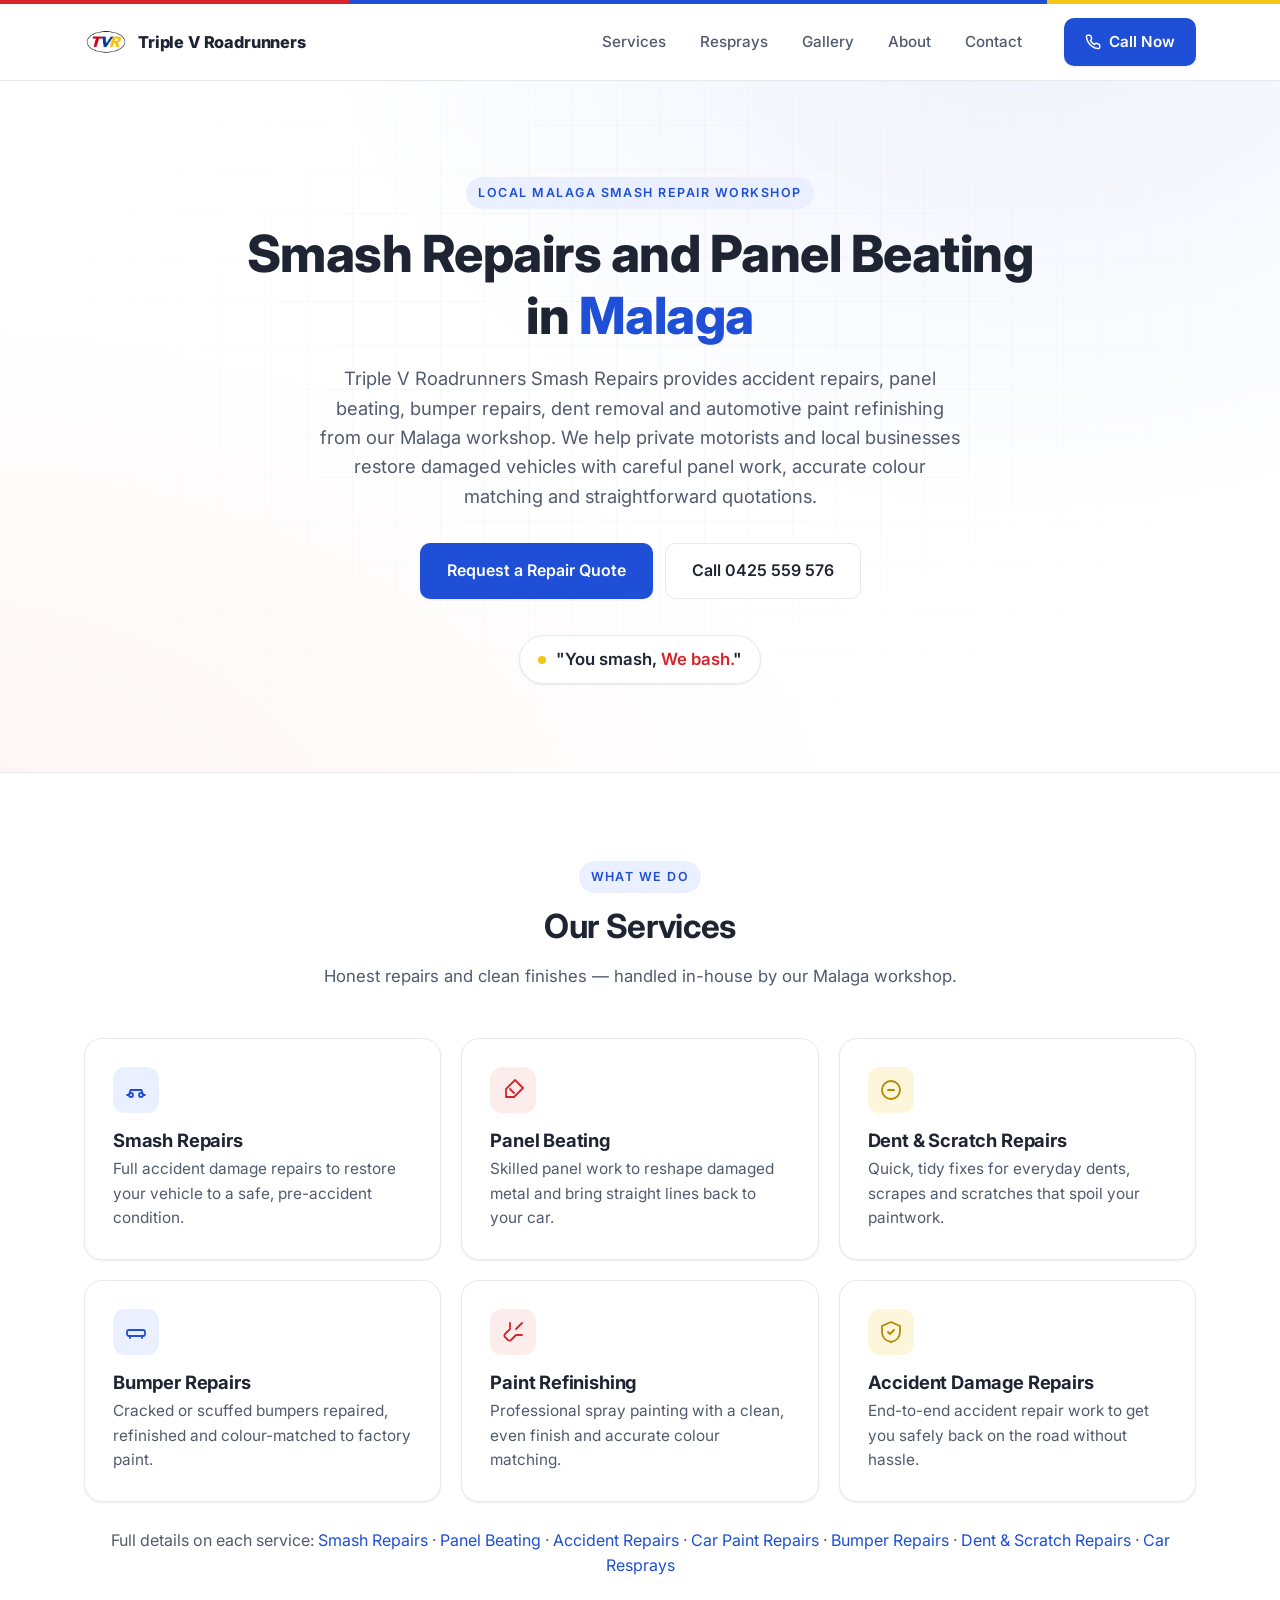
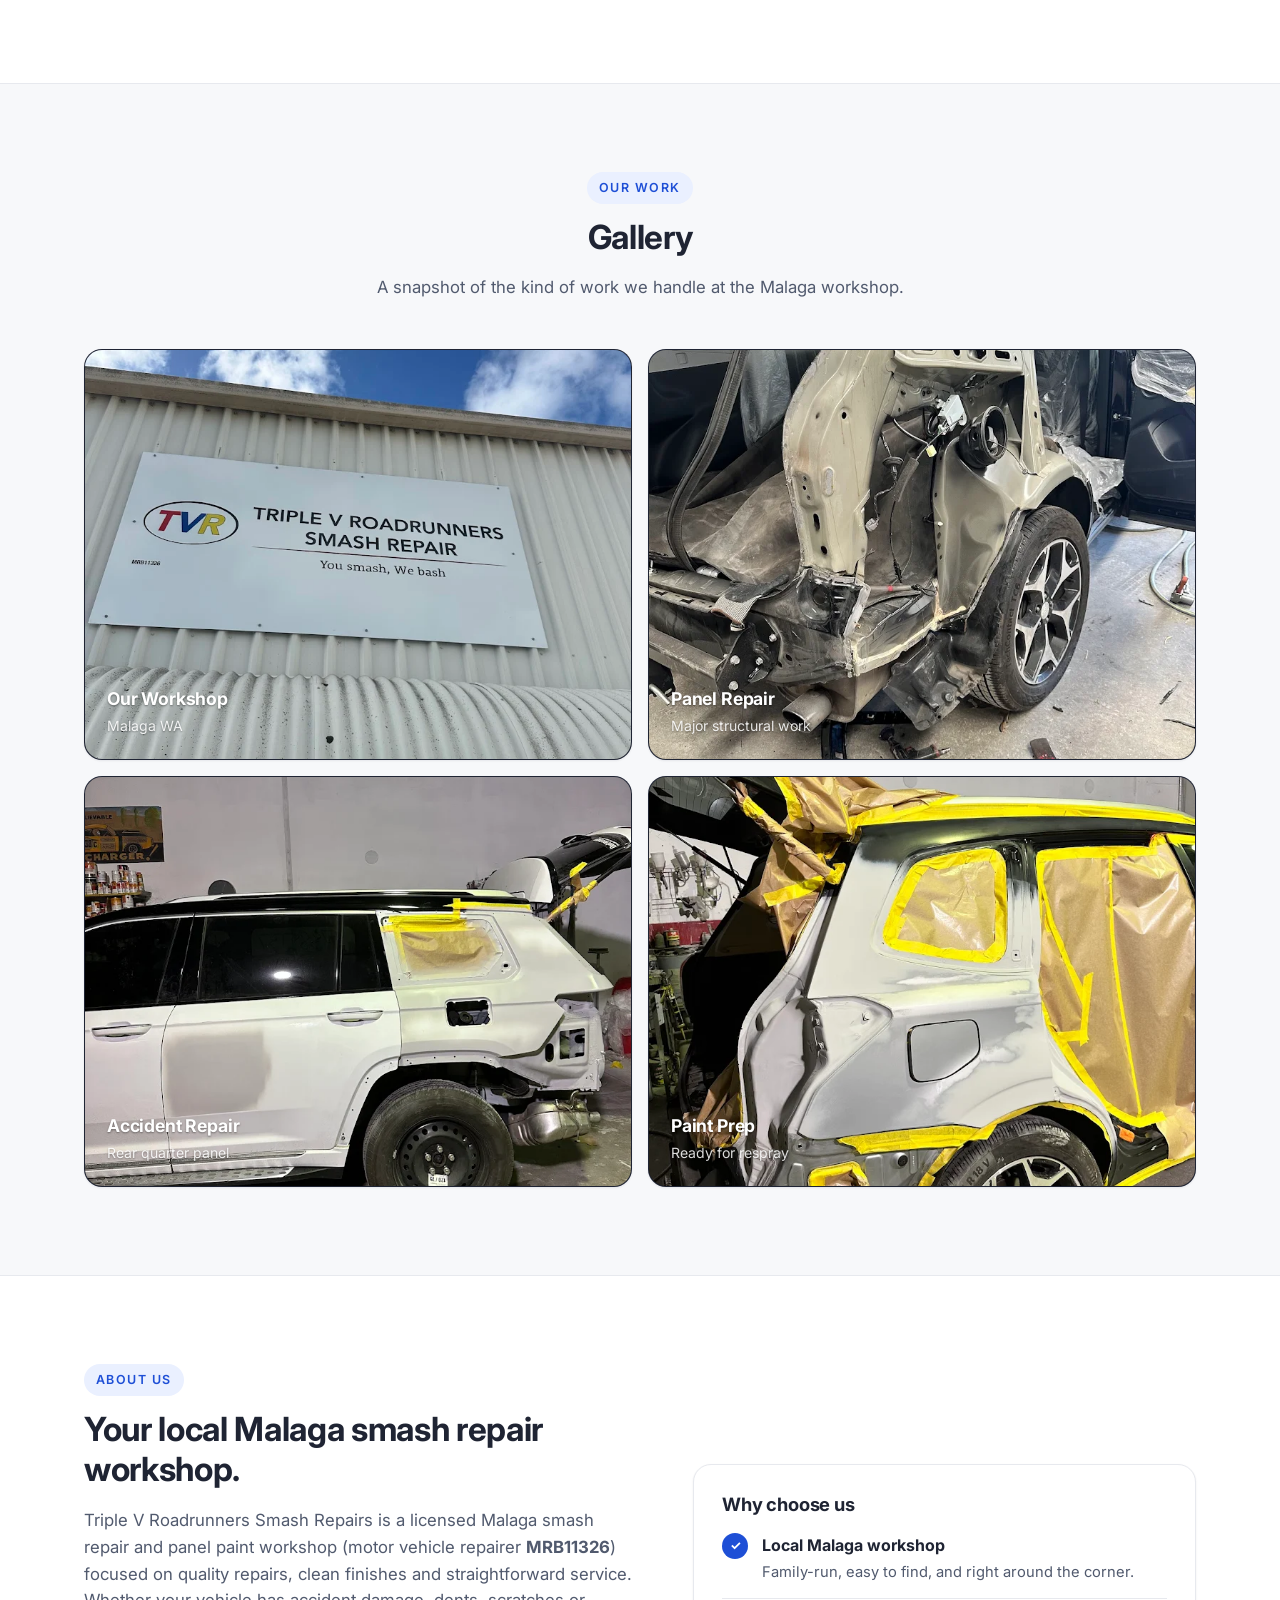
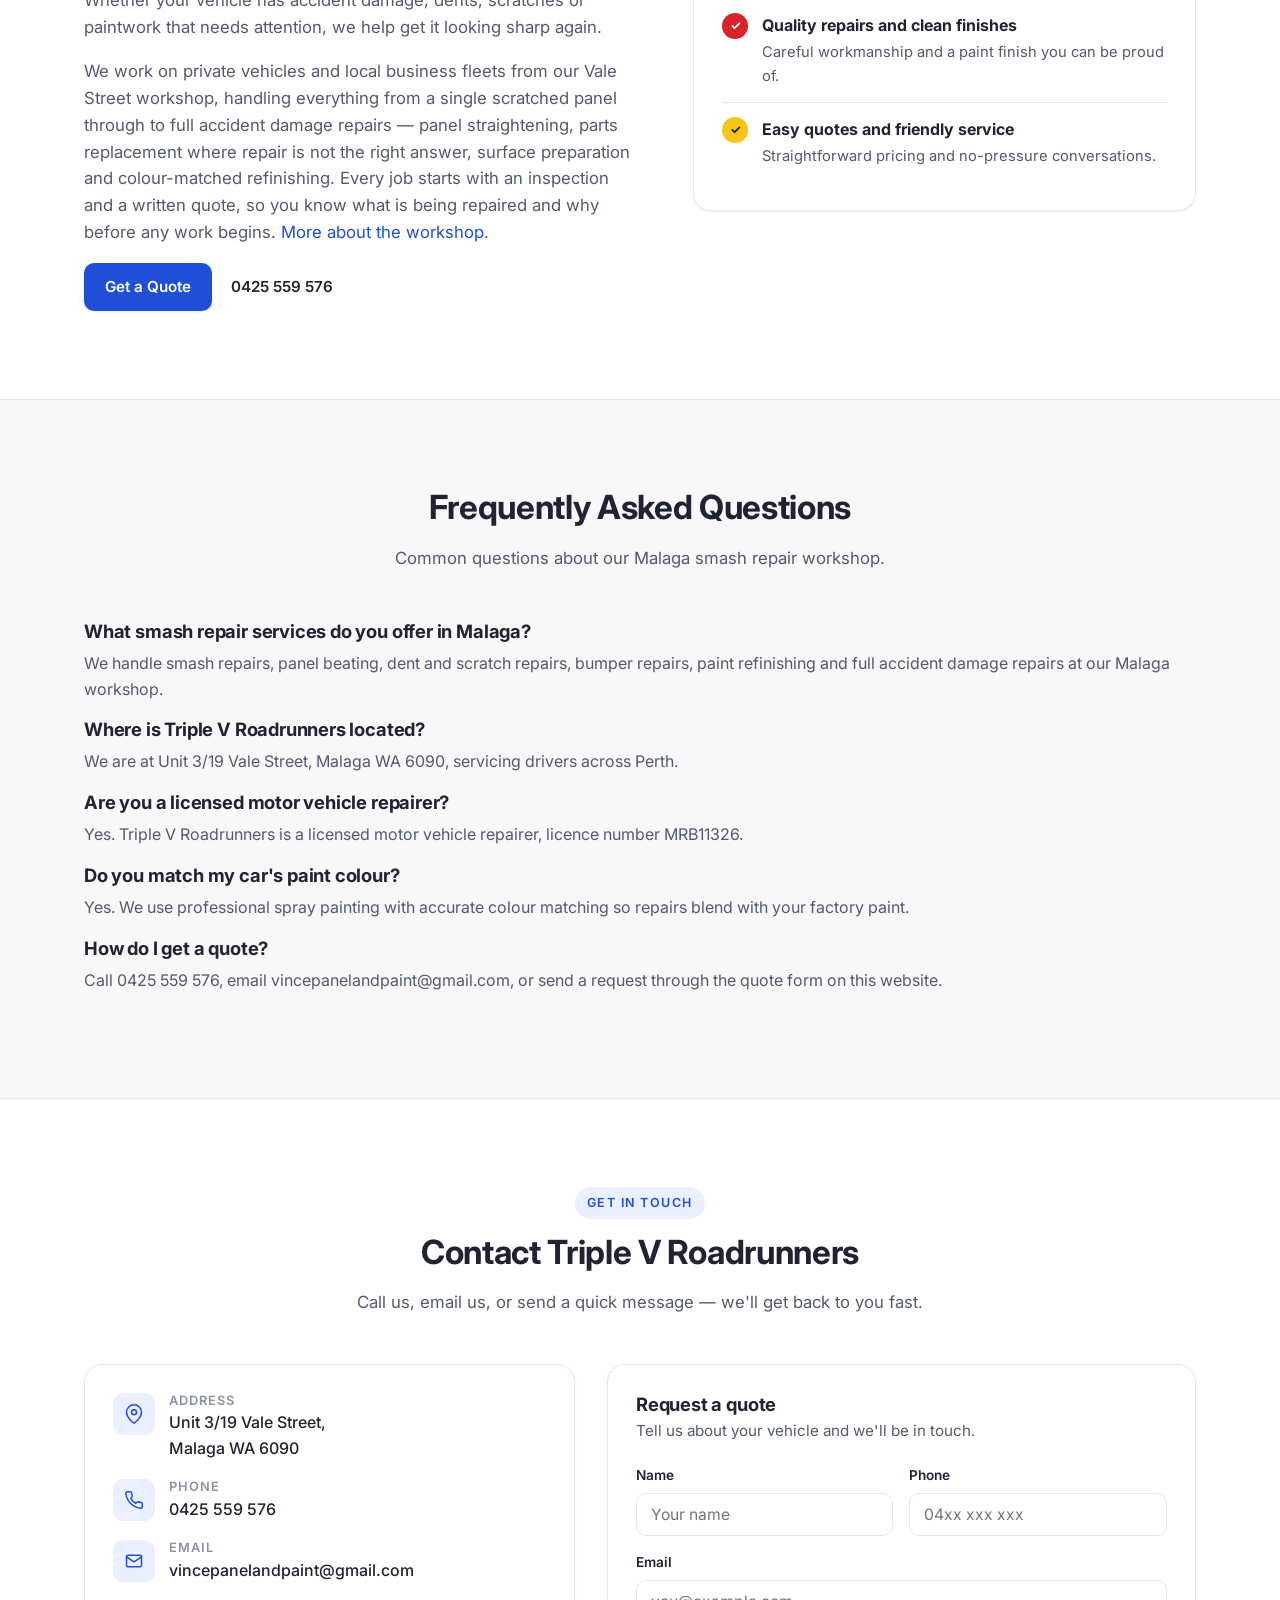
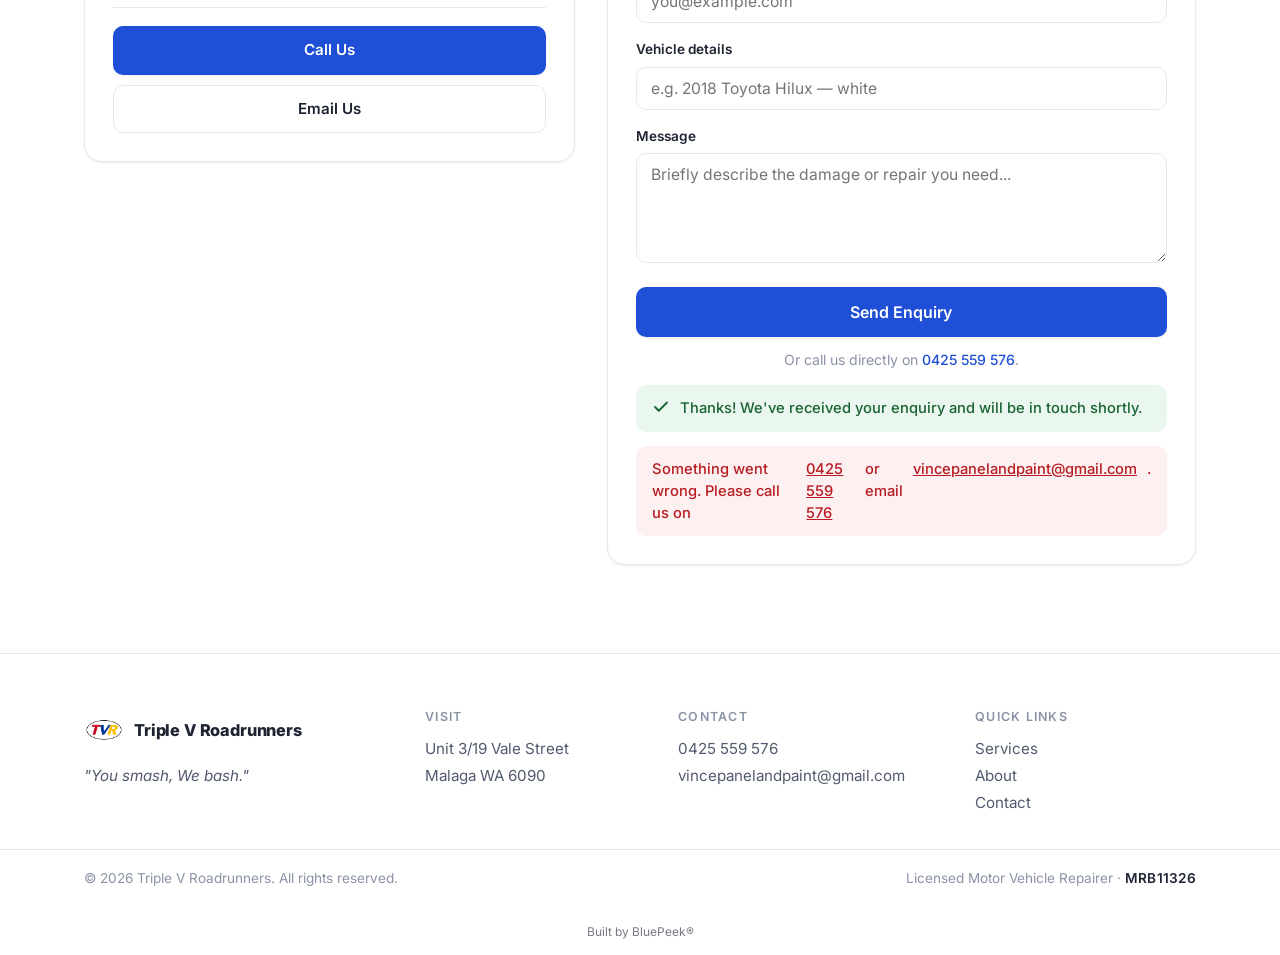
<file: index.html>
<!DOCTYPE html>
<html lang="en-AU">
<head>
<meta charset="UTF-8" />
<meta name="viewport" content="width=device-width, initial-scale=1.0" />
<title>Smash Repairs Malaga | Panel Beating | Triple V Roadrunners</title>
<meta name="description" content="Smash repairs, panel beating, dent repairs, bumper repairs and paint refinishing in Malaga, Perth. Request a quote from Triple V Roadrunners. Call 0425 559 576." />

<link rel="canonical" href="https://triplevroadrunnerssmashrepairs.com.au/" />
<meta name="theme-color" content="#1e4fd6" />
<meta name="robots" content="index, follow, max-image-preview:large" />

<!-- Google Search Console verification — DO NOT REMOVE (was live-only, not in git before 2026-08-03) -->
<meta name="google-site-verification" content="8YpQcGGAcIuxFGHGFkUniiIZ9aRqy4CvjuiOHQT5rjY" />

<!-- Open Graph / social -->
<meta property="og:type" content="website" />
<meta property="og:title" content="Smash Repairs Malaga | Panel Beating | Triple V Roadrunners" />
<meta property="og:description" content="Smash repairs, panel beating, dent repairs, bumper repairs and paint refinishing in Malaga, Perth. Request a quote from Triple V Roadrunners." />
<meta property="og:url" content="https://triplevroadrunnerssmashrepairs.com.au/" />
<meta property="og:image" content="https://triplevroadrunnerssmashrepairs.com.au/assets/tvr-logo.png" />
<meta property="og:locale" content="en_AU" />

<!-- Favicon -->
<link rel="icon" type="image/png" href="assets/tvr-logo.png" />
<link rel="apple-touch-icon" href="assets/tvr-logo.png" />

<link rel="preconnect" href="https://fonts.googleapis.com">
<link rel="preconnect" href="https://fonts.gstatic.com" crossorigin>
<link href="https://fonts.googleapis.com/css2?family=Inter:wght@400;500;600;700;800&display=swap" rel="stylesheet">
<link rel="stylesheet" href="styles.css" />

<!-- Local Business structured data -->
<script type="application/ld+json">
{
  "@context": "https://schema.org",
  "@type": "AutoBodyShop",
  "@id": "https://triplevroadrunnerssmashrepairs.com.au/#business",
  "name": "Triple V Roadrunners Smash Repairs",
  "alternateName": "Triple V Roadrunners",
  "description": "Local Malaga smash repair and panel beating workshop offering accident damage repairs, panel beating, dent and scratch repairs, bumper repairs and paint refinishing in Perth WA.",
  "image": "https://triplevroadrunnerssmashrepairs.com.au/assets/tvr-logo.png",
  "url": "https://triplevroadrunnerssmashrepairs.com.au/",
  "telephone": "+61425559576",
  "email": "vincepanelandpaint@gmail.com",
  "address": {
    "@type": "PostalAddress",
    "streetAddress": "Unit 3/19 Vale Street",
    "addressLocality": "Malaga",
    "addressRegion": "WA",
    "postalCode": "6090",
    "addressCountry": "AU"
  },
  "areaServed": [
    {"@type":"City","name":"Malaga, WA"},
    {"@type":"City","name":"Perth, WA"},
    {"@type":"City","name":"Beechboro, WA"},
    {"@type":"City","name":"Ballajura, WA"},
    {"@type":"City","name":"Morley, WA"},
    {"@type":"City","name":"Bayswater, WA"},
    {"@type":"City","name":"Midland, WA"}
  ],
  "priceRange": "$$",
  "currenciesAccepted": "AUD",
  "logo": "https://triplevroadrunnerssmashrepairs.com.au/assets/tvr-logo.png",
  "hasMap": "https://www.google.com/maps/search/?api=1&query=Triple+V+Roadrunners+Smash+Repairs+Unit+3%2F19+Vale+Street+Malaga+WA+6090",
  "identifier": [{"@type":"PropertyValue","name":"Motor Vehicle Repairer","value":"MRB11326"}],
  "knowsAbout": [
    "smash repairs","panel beating","accident damage repairs","automotive paint refinishing",
    "paint colour matching","bumper repairs","dent and scratch repairs","car resprays"
  ],
  "hasOfferCatalog": {
    "@type": "OfferCatalog",
    "name": "Smash repair and refinishing services",
    "itemListElement": [
      {"@type":"Offer","itemOffered":{"@type":"Service","name":"Smash Repairs","description":"Accident damage repaired at our Malaga workshop, from a single panel to structural panel work."}},
      {"@type":"Offer","itemOffered":{"@type":"Service","name":"Panel Beating","description":"Panel straightening and reshaping to restore original body lines and panel gaps."}},
      {"@type":"Offer","itemOffered":{"@type":"Service","name":"Accident Damage Repairs","description":"Full collision repairs including dismantling, panel work, parts replacement and refinishing."}},
      {"@type":"Offer","itemOffered":{"@type":"Service","name":"Car Paint Repairs","description":"Automotive paint refinishing with colour matching to blend repairs into factory paint."}},
      {"@type":"Offer","itemOffered":{"@type":"Service","name":"Bumper Repairs","description":"Plastic bumper repair, reshaping and respray as an alternative to full replacement."}},
      {"@type":"Offer","itemOffered":{"@type":"Service","name":"Dent and Scratch Repairs","description":"Minor dent and scratch repairs with localised refinishing where possible."}},
      {"@type":"Offer","itemOffered":{"@type":"Service","name":"Car Resprays","description":"Panel, section and full vehicle resprays with surface preparation and colour matching."}}
    ]
  },
  "dateModified": "2026-08-03"
}
</script>

<!-- Organization + WebSite (@id targets referenced by every service page) -->
<script type="application/ld+json">
{
  "@context": "https://schema.org",
  "@type": "Organization",
  "@id": "https://triplevroadrunnerssmashrepairs.com.au/#org",
  "name": "Triple V Roadrunners Smash Repairs",
  "url": "https://triplevroadrunnerssmashrepairs.com.au/",
  "logo": {
    "@type": "ImageObject",
    "@id": "https://triplevroadrunnerssmashrepairs.com.au/#logo",
    "url": "https://triplevroadrunnerssmashrepairs.com.au/assets/tvr-logo.png",
    "caption": "Triple V Roadrunners Smash Repairs"
  },
  "telephone": "+61425559576",
  "email": "vincepanelandpaint@gmail.com",
  "identifier": [{"@type":"PropertyValue","name":"Motor Vehicle Repairer","value":"MRB11326"}]
}
</script>
<script type="application/ld+json">
{
  "@context": "https://schema.org",
  "@type": "WebSite",
  "@id": "https://triplevroadrunnerssmashrepairs.com.au/#website",
  "url": "https://triplevroadrunnerssmashrepairs.com.au/",
  "name": "Triple V Roadrunners Smash Repairs",
  "publisher": {"@id": "https://triplevroadrunnerssmashrepairs.com.au/#org"},
  "inLanguage": "en-AU"
}
</script>
<!-- FAQ structured data -->
<script type="application/ld+json">
{
  "@context": "https://schema.org",
  "@type": "FAQPage",
  "mainEntity": [
    { "@type": "Question", "name": "What smash repair services do you offer in Malaga?", "acceptedAnswer": { "@type": "Answer", "text": "We handle smash repairs, panel beating, dent and scratch repairs, bumper repairs, paint refinishing and full accident damage repairs at our Malaga workshop." } },
    { "@type": "Question", "name": "Where is Triple V Roadrunners located?", "acceptedAnswer": { "@type": "Answer", "text": "We are at Unit 3/19 Vale Street, Malaga WA 6090, servicing drivers across Perth." } },
    { "@type": "Question", "name": "Are you a licensed motor vehicle repairer?", "acceptedAnswer": { "@type": "Answer", "text": "Yes. Triple V Roadrunners is a licensed motor vehicle repairer, licence number MRB11326." } },
    { "@type": "Question", "name": "Do you match my car's paint colour?", "acceptedAnswer": { "@type": "Answer", "text": "Yes. We use professional spray painting with accurate colour matching so repairs blend with your factory paint." } },
    { "@type": "Question", "name": "How do I get a quote?", "acceptedAnswer": { "@type": "Answer", "text": "Call 0425 559 576, email vincepanelandpaint@gmail.com, or send a request through the quote form on this website." } }
  ]
}
</script>
<script>
(function(){fetch("https://bluepeekdashboard.com.au/api/site-status?domain="+location.hostname).then(function(r){return r.json();}).then(function(d){if(d&&d.suspended){var o=document.createElement('div');o.setAttribute('style','position:fixed;inset:0;z-index:99999;display:grid;place-items:center;font-family:system-ui,sans-serif;background:#0b1220;color:#e8edf5;text-align:center;padding:24px');o.innerHTML='<div><p style="font-size:1.5rem;margin:0 0 .5rem;font-weight:600">This site is temporarily unavailable</p><p style="color:#9fb0c8;max-width:32rem">The account is on hold. If you\'re the owner, please contact Bluepeek to restore your website.</p></div>';document.body.appendChild(o);}}).catch(function(){});})();
</script>
</head>
<body>

<!-- ===== Top accent bar ===== -->
<div class="accent-bar" aria-hidden="true">
  <span class="accent-bar-red"></span>
  <span class="accent-bar-blue"></span>
  <span class="accent-bar-yellow"></span>
</div>

<!-- ===== Header ===== -->
<header class="site-header">
  <div class="container header-inner">
    <a href="#home" class="logo">
      <img src="assets/tvr-logo.png" alt="Triple V Roadrunners logo" class="logo-img" />
      <span class="logo-text">Triple V Roadrunners</span>
    </a>

    <nav class="main-nav" aria-label="Main navigation">
      <a href="#services">Services</a>
      <a href="/car-resprays-perth">Resprays</a>
      <a href="#gallery">Gallery</a>
      <a href="/about">About</a>
      <a href="/contact">Contact</a>
    </nav>

    <a href="tel:0425559576" class="btn btn-primary btn-call">
      <svg width="16" height="16" viewBox="0 0 24 24" fill="none" stroke="currentColor" stroke-width="2.2" stroke-linecap="round" stroke-linejoin="round"><path d="M22 16.92v3a2 2 0 0 1-2.18 2 19.79 19.79 0 0 1-8.63-3.07 19.5 19.5 0 0 1-6-6 19.79 19.79 0 0 1-3.07-8.67A2 2 0 0 1 4.11 2h3a2 2 0 0 1 2 1.72c.13.96.37 1.9.72 2.81a2 2 0 0 1-.45 2.11L8.09 9.91a16 16 0 0 0 6 6l1.27-1.27a2 2 0 0 1 2.11-.45c.91.35 1.85.59 2.81.72A2 2 0 0 1 22 16.92z"/></svg>
      Call Now
    </a>

    <button class="nav-toggle" aria-label="Open menu" aria-expanded="false">
      <span></span><span></span><span></span>
    </button>
  </div>
</header>

<!-- ===== Hero ===== -->
<section class="hero" id="home">
  <div class="container hero-inner">
    <span class="eyebrow">Local Malaga Smash Repair Workshop</span>
    <h1>Smash Repairs and Panel Beating in <span class="accent-blue">Malaga</span></h1>
    <p class="hero-sub">Triple V Roadrunners Smash Repairs provides accident repairs, panel beating, bumper repairs, dent removal and automotive paint refinishing from our Malaga workshop. We help private motorists and local businesses restore damaged vehicles with careful panel work, accurate colour matching and straightforward quotations.</p>

    <div class="hero-actions">
      <a href="#contact" class="btn btn-primary btn-lg">Request a Repair Quote</a>
      <a href="tel:0425559576" class="btn btn-outline btn-lg">Call 0425 559 576</a>
    </div>

    <p class="tagline">"You smash, <span class="accent-red">We bash.</span>"</p>
  </div>
</section>

<!-- ===== Services ===== -->
<section class="section" id="services">
  <div class="container">
    <div class="section-head">
      <span class="eyebrow">What We Do</span>
      <h2>Our Services</h2>
      <p class="section-lead">Honest repairs and clean finishes — handled in-house by our Malaga workshop.</p>
    </div>

    <div class="grid grid-3">
      <article class="card service-card">
        <div class="card-icon icon-blue"><svg viewBox="0 0 24 24" fill="none" stroke="currentColor" stroke-width="1.8" stroke-linecap="round" stroke-linejoin="round"><path d="M3 17h2l1.5-5h11L19 17h2"/><path d="M5 17a2 2 0 1 0 4 0 2 2 0 0 0-4 0z"/><path d="M15 17a2 2 0 1 0 4 0 2 2 0 0 0-4 0z"/></svg></div>
        <h3><a href="/smash-repairs-malaga">Smash Repairs</a></h3>
        <p>Full accident damage repairs to restore your vehicle to a safe, pre-accident condition.</p>
      </article>

      <article class="card service-card">
        <div class="card-icon icon-red"><svg viewBox="0 0 24 24" fill="none" stroke="currentColor" stroke-width="1.8" stroke-linecap="round" stroke-linejoin="round"><path d="M14 2l8 8-9 9H5v-8z"/><path d="M9 11l4 4"/></svg></div>
        <h3><a href="/panel-beating-malaga">Panel Beating</a></h3>
        <p>Skilled panel work to reshape damaged metal and bring straight lines back to your car.</p>
      </article>

      <article class="card service-card">
        <div class="card-icon icon-yellow"><svg viewBox="0 0 24 24" fill="none" stroke="currentColor" stroke-width="1.8" stroke-linecap="round" stroke-linejoin="round"><circle cx="12" cy="12" r="9"/><path d="M9 12h6"/></svg></div>
        <h3><a href="/dent-and-scratch-repairs-malaga">Dent &amp; Scratch Repairs</a></h3>
        <p>Quick, tidy fixes for everyday dents, scrapes and scratches that spoil your paintwork.</p>
      </article>

      <article class="card service-card">
        <div class="card-icon icon-blue"><svg viewBox="0 0 24 24" fill="none" stroke="currentColor" stroke-width="1.8" stroke-linecap="round" stroke-linejoin="round"><rect x="3" y="10" width="18" height="6" rx="2"/><path d="M6 16v2M18 16v2"/></svg></div>
        <h3><a href="/bumper-repairs-malaga">Bumper Repairs</a></h3>
        <p>Cracked or scuffed bumpers repaired, refinished and colour-matched to factory paint.</p>
      </article>

      <article class="card service-card">
        <div class="card-icon icon-red"><svg viewBox="0 0 24 24" fill="none" stroke="currentColor" stroke-width="1.8" stroke-linecap="round" stroke-linejoin="round"><path d="M9 3v6l-5 5a2 2 0 0 0 0 3l3 3a2 2 0 0 0 3 0l5-5h6"/><path d="M15 9l6-6"/></svg></div>
        <h3><a href="/car-paint-repairs-malaga">Paint Refinishing</a></h3>
        <p>Professional spray painting with a clean, even finish and accurate colour matching.</p>
      </article>

      <article class="card service-card">
        <div class="card-icon icon-yellow"><svg viewBox="0 0 24 24" fill="none" stroke="currentColor" stroke-width="1.8" stroke-linecap="round" stroke-linejoin="round"><path d="M12 2l9 4v6c0 5-3.5 9-9 10-5.5-1-9-5-9-10V6z"/><path d="M9 12l2 2 4-4"/></svg></div>
        <h3><a href="/accident-repairs-malaga">Accident Damage Repairs</a></h3>
        <p>End-to-end accident repair work to get you safely back on the road without hassle.</p>
      </article>
    </div>
    <p style="margin-top:26px;text-align:center;color:var(--ink-soft)">
      Full details on each service:
      <a href="/smash-repairs-malaga">Smash Repairs</a> &middot;
      <a href="/panel-beating-malaga">Panel Beating</a> &middot;
      <a href="/accident-repairs-malaga">Accident Repairs</a> &middot;
      <a href="/car-paint-repairs-malaga">Car Paint Repairs</a> &middot;
      <a href="/bumper-repairs-malaga">Bumper Repairs</a> &middot;
      <a href="/dent-and-scratch-repairs-malaga">Dent &amp; Scratch Repairs</a> &middot;
      <a href="/car-resprays-perth">Car Resprays</a>
    </p>
  </div>
</section>

<!-- ===== Gallery ===== -->
<section class="section section-alt" id="gallery">
  <div class="container">
    <div class="section-head">
      <span class="eyebrow">Our Work</span>
      <h2>Gallery</h2>
      <p class="section-lead">A snapshot of the kind of work we handle at the Malaga workshop.</p>
    </div>

    <div class="gallery-grid">
      <figure class="gallery-tile tile-photo">
        <img src="assets/photos/workshop.webp" alt="Triple V Roadrunners workshop front, Malaga WA" loading="lazy" />
        <span class="tile-label">Our Workshop</span>
        <span class="tile-sub">Malaga WA</span>
      </figure>
      <figure class="gallery-tile tile-photo">
        <img src="assets/photos/panel-beat.webp" alt="Major panel repair work in progress" loading="lazy" />
        <span class="tile-label">Panel Repair</span>
        <span class="tile-sub">Major structural work</span>
      </figure>
      <figure class="gallery-tile tile-photo">
        <img src="assets/photos/accident-repair.webp" alt="Accident damage repair — rear quarter panel" loading="lazy" />
        <span class="tile-label">Accident Repair</span>
        <span class="tile-sub">Rear quarter panel</span>
      </figure>
      <figure class="gallery-tile tile-photo">
        <img src="assets/photos/paint-prep.webp" alt="Paint preparation — panel masked for respray" loading="lazy" />
        <span class="tile-label">Paint Prep</span>
        <span class="tile-sub">Ready for respray</span>
      </figure>
    </div>

  </div>
</section>

<!-- ===== About ===== -->
<section class="section" id="about">
  <div class="container about-grid">
    <div class="about-copy">
      <span class="eyebrow">About Us</span>
      <h2>Your local Malaga smash repair workshop.</h2>
      <p>Triple V Roadrunners Smash Repairs is a licensed Malaga smash repair and panel paint workshop (motor vehicle repairer <strong>MRB11326</strong>) focused on quality repairs, clean finishes and straightforward service. Whether your vehicle has accident damage, dents, scratches or paintwork that needs attention, we help get it looking sharp again.</p>
      <p>We work on private vehicles and local business fleets from our Vale Street workshop, handling everything from a single scratched panel through to full accident damage repairs &mdash; panel straightening, parts replacement where repair is not the right answer, surface preparation and colour-matched refinishing. Every job starts with an inspection and a written quote, so you know what is being repaired and why before any work begins. <a href="/about">More about the workshop</a>.</p>
      <div class="about-actions">
        <a href="#contact" class="btn btn-primary">Get a Quote</a>
        <a href="tel:0425559576" class="btn btn-ghost">0425 559 576</a>
      </div>
    </div>

    <div class="about-points">
      <h3>Why choose us</h3>
      <ul class="check-list">
        <li><span class="check check-blue">✓</span><div><strong>Local Malaga workshop</strong><p>Family-run, easy to find, and right around the corner.</p></div></li>
        <li><span class="check check-red">✓</span><div><strong>Quality repairs and clean finishes</strong><p>Careful workmanship and a paint finish you can be proud of.</p></div></li>
        <li><span class="check check-yellow">✓</span><div><strong>Easy quotes and friendly service</strong><p>Straightforward pricing and no-pressure conversations.</p></div></li>
      </ul>
    </div>
  </div>
</section>

<!-- ===== FAQ ===== -->
<section class="section section-alt" id="faq">
  <div class="container">
    <div class="section-head">
      <h2>Frequently Asked Questions</h2>
      <p class="section-lead">Common questions about our Malaga smash repair workshop.</p>
    </div>
    <div class="faq-list">
      <div class="faq-item">
        <h3>What smash repair services do you offer in Malaga?</h3>
        <p>We handle smash repairs, panel beating, dent and scratch repairs, bumper repairs, paint refinishing and full accident damage repairs at our Malaga workshop.</p>
      </div>
      <div class="faq-item">
        <h3>Where is Triple V Roadrunners located?</h3>
        <p>We are at Unit 3/19 Vale Street, Malaga WA 6090, servicing drivers across Perth.</p>
      </div>
      <div class="faq-item">
        <h3>Are you a licensed motor vehicle repairer?</h3>
        <p>Yes. Triple V Roadrunners is a licensed motor vehicle repairer, licence number MRB11326.</p>
      </div>
      <div class="faq-item">
        <h3>Do you match my car's paint colour?</h3>
        <p>Yes. We use professional spray painting with accurate colour matching so repairs blend with your factory paint.</p>
      </div>
      <div class="faq-item">
        <h3>How do I get a quote?</h3>
        <p>Call 0425 559 576, email vincepanelandpaint@gmail.com, or send a request through the quote form on this website.</p>
      </div>
    </div>
  </div>
</section>

<!-- ===== Contact ===== -->
<section class="section" id="contact">
  <div class="container">
    <div class="section-head">
      <span class="eyebrow">Get In Touch</span>
      <h2>Contact Triple V Roadrunners</h2>
      <p class="section-lead">Call us, email us, or send a quick message — we'll get back to you fast.</p>
    </div>

    <div class="contact-grid">
      <aside class="contact-info">
        <div class="info-item">
          <div class="info-icon"><svg viewBox="0 0 24 24" fill="none" stroke="currentColor" stroke-width="1.8" stroke-linecap="round" stroke-linejoin="round"><path d="M21 10c0 7-9 13-9 13S3 17 3 10a9 9 0 1 1 18 0z"/><circle cx="12" cy="10" r="3"/></svg></div>
          <div>
            <h4>Address</h4>
            <p>Unit 3/19 Vale Street,<br>Malaga WA 6090</p>
          </div>
        </div>

        <div class="info-item">
          <div class="info-icon"><svg viewBox="0 0 24 24" fill="none" stroke="currentColor" stroke-width="1.8" stroke-linecap="round" stroke-linejoin="round"><path d="M22 16.92v3a2 2 0 0 1-2.18 2 19.79 19.79 0 0 1-8.63-3.07 19.5 19.5 0 0 1-6-6 19.79 19.79 0 0 1-3.07-8.67A2 2 0 0 1 4.11 2h3a2 2 0 0 1 2 1.72c.13.96.37 1.9.72 2.81a2 2 0 0 1-.45 2.11L8.09 9.91a16 16 0 0 0 6 6l1.27-1.27a2 2 0 0 1 2.11-.45c.91.35 1.85.59 2.81.72A2 2 0 0 1 22 16.92z"/></svg></div>
          <div>
            <h4>Phone</h4>
            <p><a href="tel:0425559576">0425 559 576</a></p>
          </div>
        </div>

        <div class="info-item">
          <div class="info-icon"><svg viewBox="0 0 24 24" fill="none" stroke="currentColor" stroke-width="1.8" stroke-linecap="round" stroke-linejoin="round"><rect x="3" y="5" width="18" height="14" rx="2"/><path d="M3 7l9 6 9-6"/></svg></div>
          <div>
            <h4>Email</h4>
            <p><a href="mailto:vincepanelandpaint@gmail.com">vincepanelandpaint@gmail.com</a></p>
          </div>
        </div>

        <div class="contact-buttons">
          <a href="tel:0425559576" class="btn btn-primary btn-block">Call Us</a>
          <a href="mailto:vincepanelandpaint@gmail.com" class="btn btn-outline btn-block">Email Us</a>
        </div>
      </aside>

      <form
        id="quote-form"
        class="contact-form card"
        action="https://bumjkwvaeqghjspowkrd.supabase.co/functions/v1/submit-form"
        method="POST"
        novalidate
      >
        <h3>Request a quote</h3>
        <p class="form-lead">Tell us about your vehicle and we'll be in touch.</p>

        <input type="hidden" name="_subject" value="New quote request — Triple V Roadrunners website" />
        <input type="text" name="_gotcha" style="display:none" tabindex="-1" autocomplete="off" />

        <div class="field-row">
          <div class="field">
            <label for="name">Name</label>
            <input id="name" name="name" type="text" required placeholder="Your name" />
          </div>
          <div class="field">
            <label for="phone">Phone</label>
            <input id="phone" name="phone" type="tel" required placeholder="04xx xxx xxx" />
          </div>
        </div>

        <div class="field">
          <label for="email">Email</label>
          <input id="email" name="email" type="email" required placeholder="you@example.com" />
        </div>

        <div class="field">
          <label for="vehicle">Vehicle details</label>
          <input id="vehicle" name="vehicle" type="text" placeholder="e.g. 2018 Toyota Hilux — white" />
        </div>

        <div class="field">
          <label for="message">Message</label>
          <textarea id="message" name="message" rows="4" placeholder="Briefly describe the damage or repair you need..."></textarea>
        </div>

        <button id="submit-btn" type="submit" class="btn btn-primary btn-block btn-lg">Send Enquiry</button>
        <p class="form-fallback">Or call us directly on <a href="tel:0425559576">0425 559 576</a>.</p>

        <div id="form-success" class="form-feedback form-success" hidden>
          <svg width="18" height="18" viewBox="0 0 24 24" fill="none" stroke="currentColor" stroke-width="2.5" stroke-linecap="round" stroke-linejoin="round"><polyline points="20 6 9 17 4 12"/></svg>
          Thanks! We've received your enquiry and will be in touch shortly.
        </div>
        <div id="form-error" class="form-feedback form-error" hidden>
          Something went wrong. Please call us on <a href="tel:0425559576">0425 559 576</a> or email <a href="mailto:vincepanelandpaint@gmail.com">vincepanelandpaint@gmail.com</a>.
        </div>
      </form>
    </div>
  </div>
</section>

<!-- ===== Footer ===== -->
<footer class="site-footer">
  <div class="container footer-inner">
    <div class="footer-brand">
      <div class="logo">
        <img src="assets/tvr-logo.png" alt="Triple V Roadrunners logo" class="logo-img" />
        <span class="logo-text">Triple V Roadrunners</span>
      </div>
      <p class="footer-tag">"You smash, We bash."</p>
    </div>

    <div class="footer-col">
      <h5>Visit</h5>
      <p>Unit 3/19 Vale Street<br>Malaga WA 6090</p>
    </div>

    <div class="footer-col">
      <h5>Contact</h5>
      <p>
        <a href="tel:0425559576">0425 559 576</a><br>
        <a href="mailto:vincepanelandpaint@gmail.com">vincepanelandpaint@gmail.com</a>
      </p>
    </div>

    <div class="footer-col">
      <h5>Quick Links</h5>
      <p>
        <a href="#services">Services</a><br>
        <a href="#about">About</a><br>
        <a href="#contact">Contact</a>
      </p>
    </div>
  </div>

  <div class="footer-bottom">
    <div class="container footer-bottom-inner">
      <small>&copy; <span id="year"></span> Triple V Roadrunners. All rights reserved.</small>
      <small class="mrb-badge">Licensed Motor Vehicle Repairer · <strong>MRB11326</strong></small>
    </div>
  </div>
<div style="text-align:center;padding:14px 16px;font-size:12px;opacity:.6">Built by <a href="https://bluepeek.com.au" target="_blank" rel="noopener" style="color:inherit;text-decoration:none">BluePeek&#174;</a></div>
</footer>

<script>
  // Year
  document.getElementById('year').textContent = new Date().getFullYear();

  // Mobile nav toggle
  const toggle = document.querySelector('.nav-toggle');
  const nav = document.querySelector('.main-nav');
  toggle.addEventListener('click', () => {
    const open = nav.classList.toggle('open');
    toggle.setAttribute('aria-expanded', open);
  });
  nav.querySelectorAll('a').forEach(a => a.addEventListener('click', () => {
    nav.classList.remove('open');
    toggle.setAttribute('aria-expanded', false);
  }));

  // Contact form — AJAX submit (stays on page, no Formspree redirect)
  const form    = document.getElementById('quote-form');
  const btn     = document.getElementById('submit-btn');
  const success = document.getElementById('form-success');
  const error   = document.getElementById('form-error');

  form.addEventListener('submit', async (e) => {
    e.preventDefault();
    error.hidden = true;

    // Basic HTML5 validation
    if (!form.checkValidity()) {
      form.reportValidity();
      return;
    }

    btn.disabled = true;
    btn.textContent = 'Sending…';

    try {
      const fd = new FormData(form);
      const data = {};
      fd.forEach((v, k) => { data[k] = v; });
      const res = await fetch('https://bumjkwvaeqghjspowkrd.supabase.co/functions/v1/submit-form', {
        method: 'POST',
        headers: { 'content-type': 'application/json' },
        body: JSON.stringify({ publicKey: '24bfe14d8ea191b4425d176e9af2373344b9', formSlug: 'quote', data })
      });

      if (res.ok) {
        form.reset();
        btn.hidden = true;
        success.hidden = false;
        success.scrollIntoView({ behavior: 'smooth', block: 'nearest' });
      } else {
        throw new Error('Server error');
      }
    } catch {
      btn.disabled = false;
      btn.textContent = 'Send Enquiry';
      error.hidden = false;
    }
  });
</script>

  <script src="https://bluepeekdashboard.com.au/bp-live.js" defer></script>
</body>
</html>
</file>
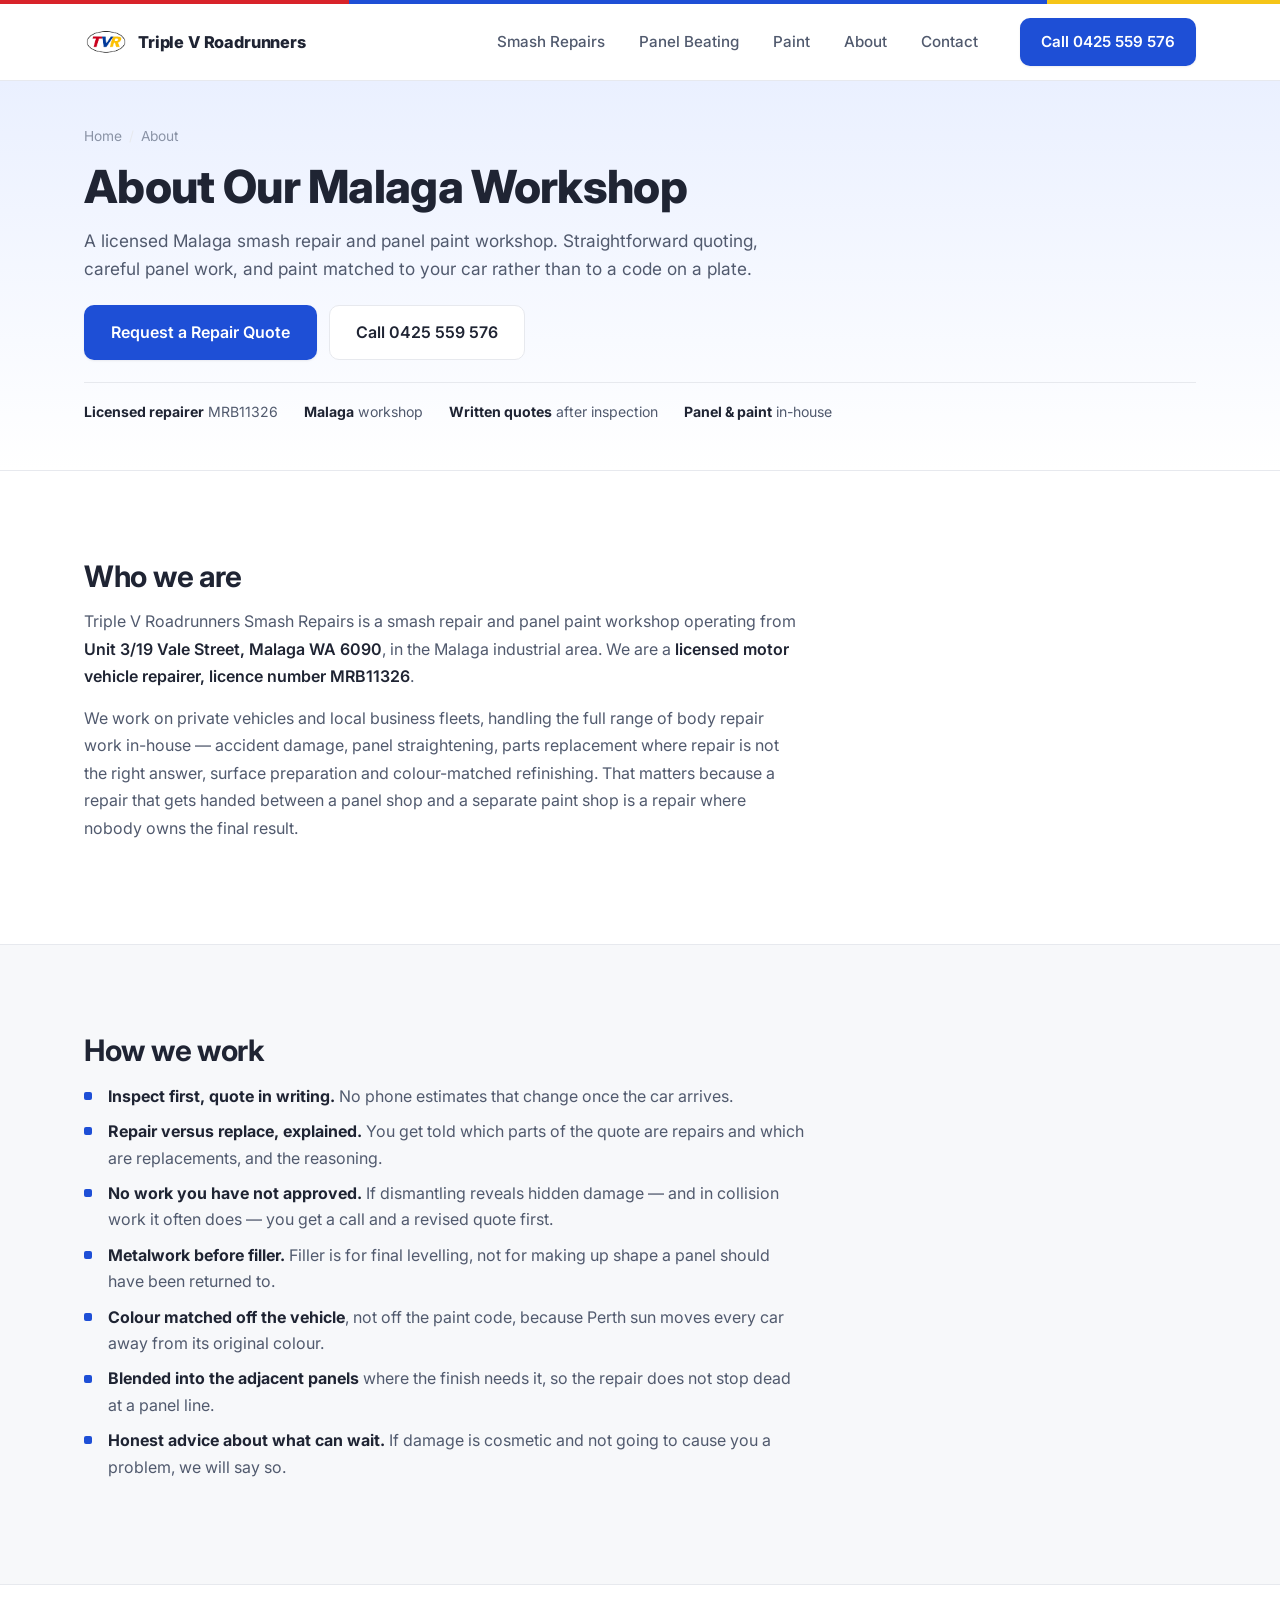
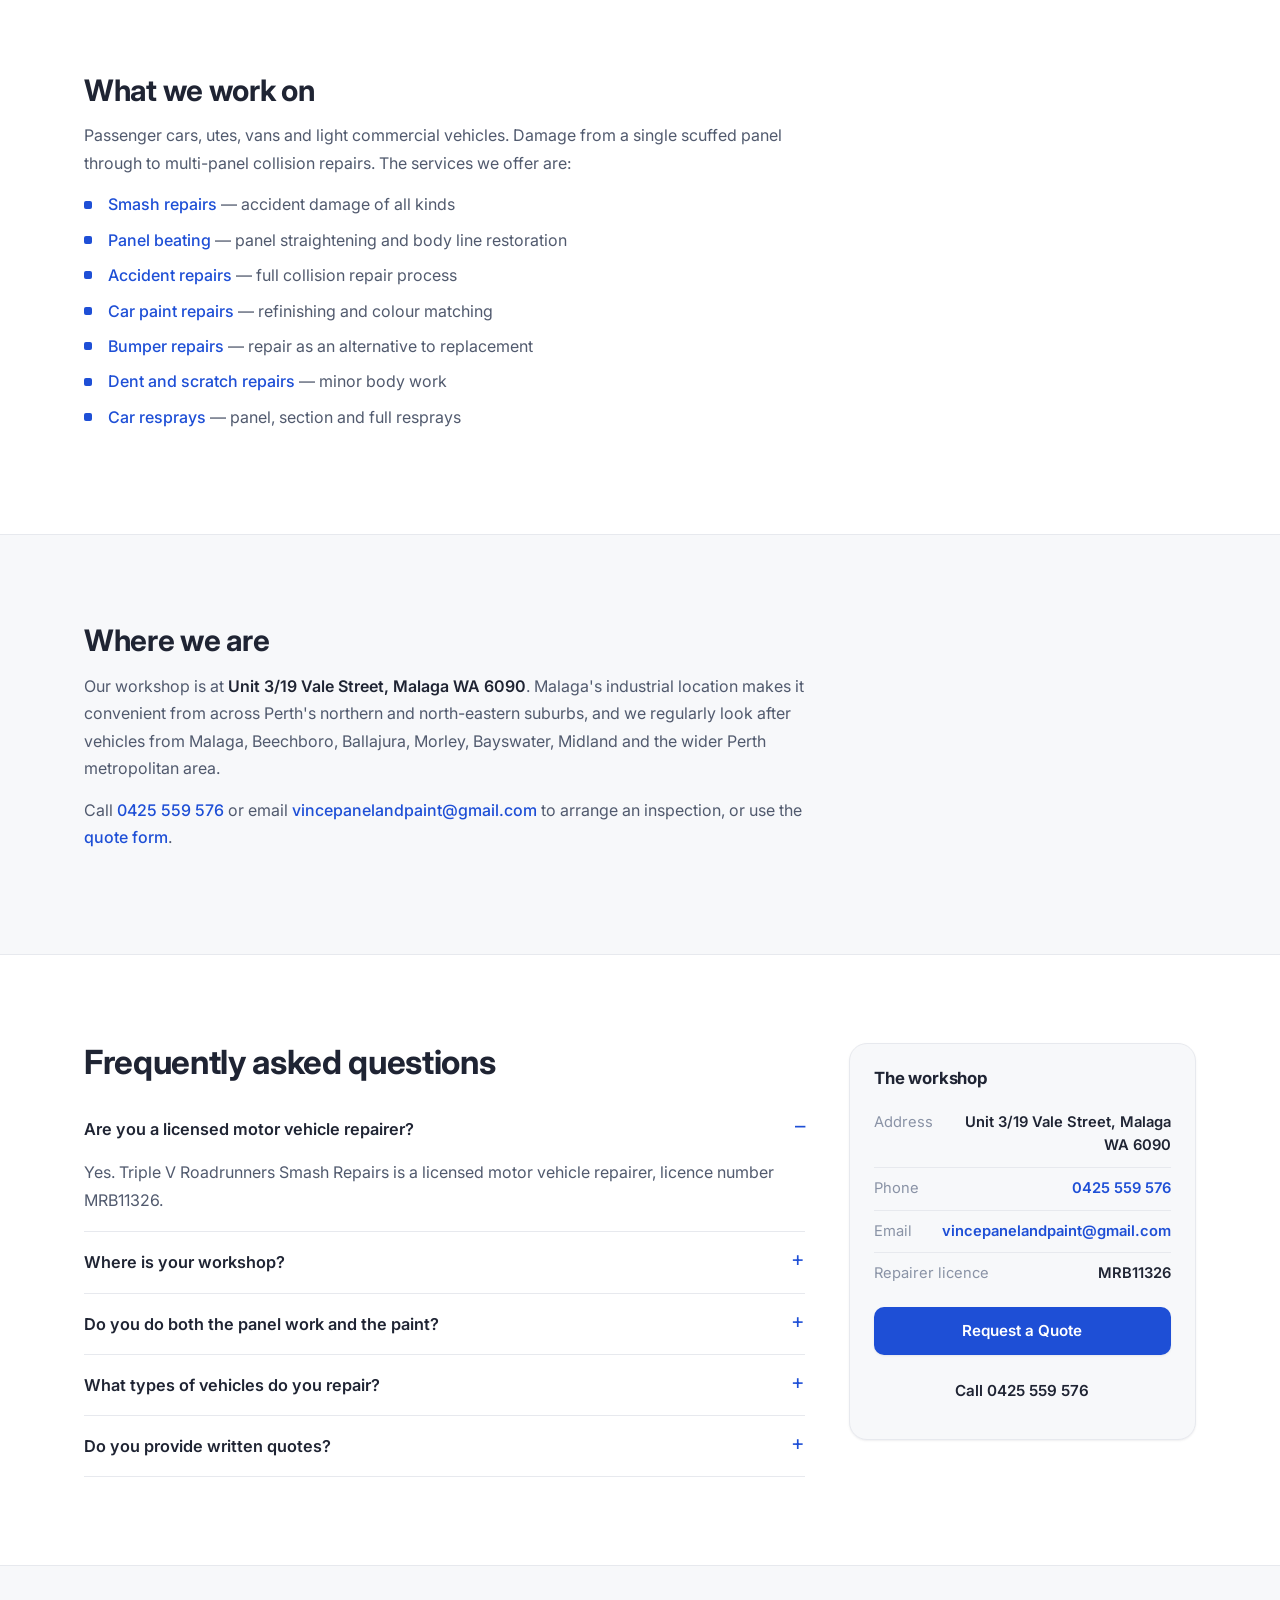
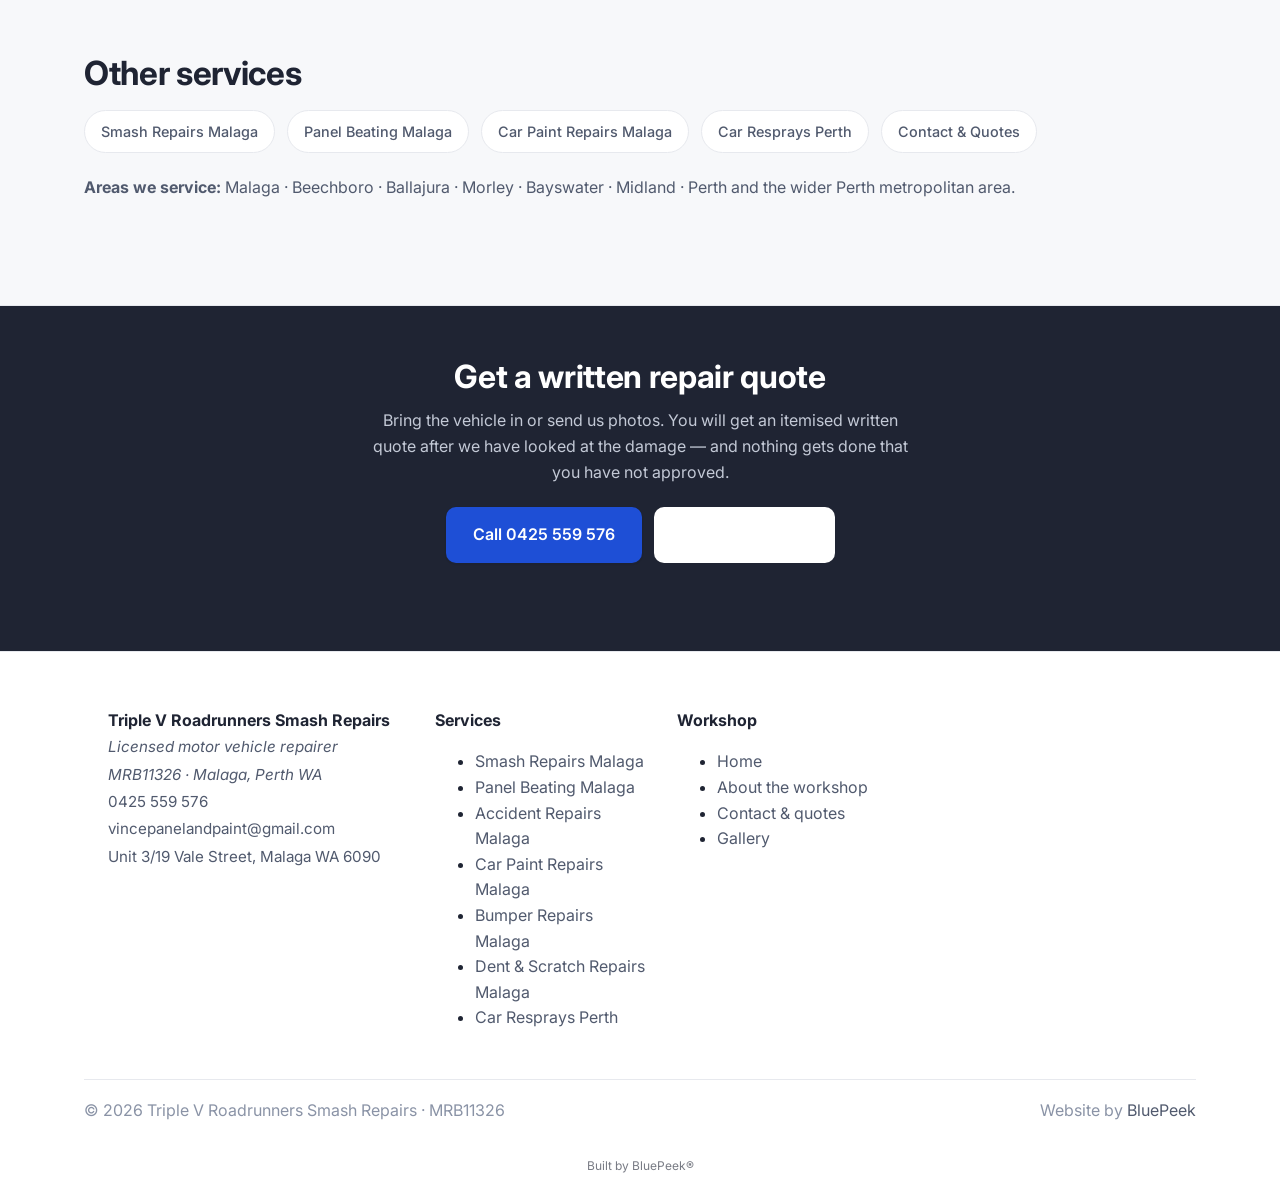
<file: about.html>
<!DOCTYPE html>
<html lang="en-AU">
<head>
<meta charset="UTF-8" />
<meta name="viewport" content="width=device-width, initial-scale=1.0" />
<title>About Triple V Roadrunners Smash Repairs | Malaga Workshop</title>
<meta name="description" content="About Triple V Roadrunners Smash Repairs — a licensed motor vehicle repairer (MRB11326) in Malaga, Perth. Panel beating, smash repairs and paint refinishing." />
<meta name="robots" content="index, follow, max-image-preview:large" />
<link rel="canonical" href="https://triplevroadrunnerssmashrepairs.com.au/about" />
<meta name="theme-color" content="#1e4fd6" />

<meta property="og:type" content="website" />
<meta property="og:locale" content="en_AU" />
<meta property="og:site_name" content="Triple V Roadrunners Smash Repairs" />
<meta property="og:title" content="About Triple V Roadrunners Smash Repairs | Malaga Workshop" />
<meta property="og:description" content="About Triple V Roadrunners Smash Repairs — a licensed motor vehicle repairer (MRB11326) in Malaga, Perth. Panel beating, smash repairs and paint refinishing." />
<meta property="og:url" content="https://triplevroadrunnerssmashrepairs.com.au/about" />
<meta property="og:image" content="https://triplevroadrunnerssmashrepairs.com.au/assets/photos/workshop.webp" />
<meta name="twitter:card" content="summary_large_image" />
<meta name="twitter:title" content="About Triple V Roadrunners Smash Repairs | Malaga Workshop" />
<meta name="twitter:description" content="About Triple V Roadrunners Smash Repairs — a licensed motor vehicle repairer (MRB11326) in Malaga, Perth. Panel beating, smash repairs and paint refinishing." />
<meta name="twitter:image" content="https://triplevroadrunnerssmashrepairs.com.au/assets/photos/workshop.webp" />

<link rel="icon" type="image/png" href="/assets/tvr-logo.png" />
<link rel="apple-touch-icon" href="/assets/tvr-logo.png" />
<link rel="preconnect" href="https://fonts.googleapis.com">
<link rel="preconnect" href="https://fonts.gstatic.com" crossorigin>
<link href="https://fonts.googleapis.com/css2?family=Inter:wght@400;500;600;700;800&display=swap" rel="stylesheet">
<link rel="stylesheet" href="/styles.css" />
<link rel="stylesheet" href="/page-extra.css" />

<script type="application/ld+json">
{
 "@context": "https://schema.org",
 "@type": "Service",
 "@id": "https://triplevroadrunnerssmashrepairs.com.au/about#service",
 "name": "Smash repair and refinishing workshop",
 "url": "https://triplevroadrunnerssmashrepairs.com.au/about",
 "description": "About Triple V Roadrunners Smash Repairs \u2014 a licensed motor vehicle repairer (MRB11326) in Malaga, Perth. Panel beating, smash repairs and paint refinishing.",
 "provider": {
  "@id": "https://triplevroadrunnerssmashrepairs.com.au/#business"
 },
 "areaServed": [
  {
   "@type": "City",
   "name": "Malaga, WA"
  },
  {
   "@type": "City",
   "name": "Beechboro, WA"
  },
  {
   "@type": "City",
   "name": "Ballajura, WA"
  },
  {
   "@type": "City",
   "name": "Morley, WA"
  },
  {
   "@type": "City",
   "name": "Bayswater, WA"
  },
  {
   "@type": "City",
   "name": "Midland, WA"
  },
  {
   "@type": "City",
   "name": "Perth, WA"
  }
 ]
}
</script>
<script type="application/ld+json">
{
 "@context": "https://schema.org",
 "@type": "WebPage",
 "@id": "https://triplevroadrunnerssmashrepairs.com.au/about#webpage",
 "url": "https://triplevroadrunnerssmashrepairs.com.au/about",
 "name": "About Triple V Roadrunners Smash Repairs | Malaga Workshop",
 "isPartOf": {
  "@id": "https://triplevroadrunnerssmashrepairs.com.au/#website"
 },
 "about": {
  "@id": "https://triplevroadrunnerssmashrepairs.com.au/#business"
 },
 "breadcrumb": {
  "@id": "https://triplevroadrunnerssmashrepairs.com.au/about#breadcrumb"
 },
 "inLanguage": "en-AU",
 "dateModified": "2026-08-03"
}
</script>
<script type="application/ld+json">
{
 "@context": "https://schema.org",
 "@type": "BreadcrumbList",
 "@id": "https://triplevroadrunnerssmashrepairs.com.au/about#breadcrumb",
 "itemListElement": [
  {
   "@type": "ListItem",
   "position": 1,
   "name": "Home",
   "item": "https://triplevroadrunnerssmashrepairs.com.au/"
  },
  {
   "@type": "ListItem",
   "position": 2,
   "name": "About"
  }
 ]
}
</script>
<script type="application/ld+json">
{
 "@context": "https://schema.org",
 "@type": "FAQPage",
 "@id": "https://triplevroadrunnerssmashrepairs.com.au/about#faq",
 "mainEntity": [
  {
   "@type": "Question",
   "name": "Are you a licensed motor vehicle repairer?",
   "acceptedAnswer": {
    "@type": "Answer",
    "text": "Yes. Triple V Roadrunners Smash Repairs is a licensed motor vehicle repairer, licence number MRB11326."
   }
  },
  {
   "@type": "Question",
   "name": "Where is your workshop?",
   "acceptedAnswer": {
    "@type": "Answer",
    "text": "Unit 3/19 Vale Street, Malaga WA 6090, in the Malaga industrial area. Call 0425 559 576 to arrange an inspection."
   }
  },
  {
   "@type": "Question",
   "name": "Do you do both the panel work and the paint?",
   "acceptedAnswer": {
    "@type": "Answer",
    "text": "Yes, both in-house. That matters \u2014 a repair split between a panel shop and a separate paint shop is one where nobody owns the final result."
   }
  },
  {
   "@type": "Question",
   "name": "What types of vehicles do you repair?",
   "acceptedAnswer": {
    "@type": "Answer",
    "text": "Passenger cars, utes, vans and light commercial vehicles, for private owners and local businesses."
   }
  },
  {
   "@type": "Question",
   "name": "Do you provide written quotes?",
   "acceptedAnswer": {
    "@type": "Answer",
    "text": "Always, after inspecting the vehicle. The quote itemises panel work, parts, preparation and refinishing, and nothing beyond it happens without your approval."
   }
  }
 ]
}
</script>
<script>
(function(){fetch("https://bluepeekdashboard.com.au/api/site-status?domain="+location.hostname).then(function(r){return r.json();}).then(function(d){if(d&&d.suspended){var o=document.createElement('div');o.setAttribute('style','position:fixed;inset:0;z-index:99999;display:grid;place-items:center;font-family:system-ui,sans-serif;background:#0b1220;color:#e8edf5;text-align:center;padding:24px');o.innerHTML='<div><p style="font-size:1.5rem;margin:0 0 .5rem;font-weight:600">This site is temporarily unavailable</p><p style="color:#9fb0c8;max-width:32rem">The account is on hold. If you\'re the owner, please contact Bluepeek to restore your website.</p></div>';document.body.appendChild(o);}}).catch(function(){});})();
</script>
</head>
<body>
<div class="accent-bar" aria-hidden="true">
  <span class="accent-bar-red"></span><span class="accent-bar-blue"></span><span class="accent-bar-yellow"></span>
</div>
<header class="site-header">
  <div class="container header-inner">
    <a href="/" class="logo">
      <img src="/assets/tvr-logo.png" alt="Triple V Roadrunners Smash Repairs logo" class="logo-img" width="44" height="44" />
      <span class="logo-text">Triple V Roadrunners</span>
    </a>
    <nav class="main-nav" aria-label="Main navigation">
      <a href="/smash-repairs-malaga">Smash Repairs</a>
      <a href="/panel-beating-malaga">Panel Beating</a>
      <a href="/car-paint-repairs-malaga">Paint</a>
      <a href="/about">About</a>
      <a href="/contact">Contact</a>
    </nav>
    <a href="tel:0425559576" class="btn btn-primary btn-call" data-bp="phone">Call 0425 559 576</a>
  </div>
</header>

<section class="page-hero">
  <div class="container">
    <p class="crumb"><a href="/">Home</a><span>/</span>About</p>
    <h1>About Our Malaga Workshop</h1>
    <p class="lead">A licensed Malaga smash repair and panel paint workshop. Straightforward quoting, careful panel work, and paint matched to your car rather than to a code on a plate.</p>
    <div class="hero-actions">
      <a href="/contact" class="btn btn-primary btn-lg">Request a Repair Quote</a>
      <a href="tel:0425559576" class="btn btn-outline btn-lg" data-bp="phone">Call 0425 559 576</a>
    </div>
    <div class="trustline">
      <div><b>Licensed repairer</b> MRB11326</div>
      <div><b>Malaga</b> workshop</div>
      <div><b>Written quotes</b> after inspection</div>
      <div><b>Panel &amp; paint</b> in-house</div>
    </div>
  </div>
</section>

<section class="section">
  <div class="container">
    <div class="prose">
      <h2>Who we are</h2>
      <p>Triple V Roadrunners Smash Repairs is a smash repair and panel paint workshop operating from <strong>Unit 3/19 Vale Street, Malaga WA 6090</strong>, in the Malaga industrial area. We are a <strong>licensed motor vehicle repairer, licence number MRB11326</strong>.</p>
      <p>We work on private vehicles and local business fleets, handling the full range of body repair work in-house — accident damage, panel straightening, parts replacement where repair is not the right answer, surface preparation and colour-matched refinishing. That matters because a repair that gets handed between a panel shop and a separate paint shop is a repair where nobody owns the final result.</p>
    </div>
  </div>
</section>
<section class="section section-alt">
  <div class="container">
    <div class="prose">
      <h2>How we work</h2>
      <ul><li><strong>Inspect first, quote in writing.</strong> No phone estimates that change once the car arrives.</li><li><strong>Repair versus replace, explained.</strong> You get told which parts of the quote are repairs and which are replacements, and the reasoning.</li><li><strong>No work you have not approved.</strong> If dismantling reveals hidden damage — and in collision work it often does — you get a call and a revised quote first.</li><li><strong>Metalwork before filler.</strong> Filler is for final levelling, not for making up shape a panel should have been returned to.</li><li><strong>Colour matched off the vehicle</strong>, not off the paint code, because Perth sun moves every car away from its original colour.</li><li><strong>Blended into the adjacent panels</strong> where the finish needs it, so the repair does not stop dead at a panel line.</li><li><strong>Honest advice about what can wait.</strong> If damage is cosmetic and not going to cause you a problem, we will say so.</li></ul>
    </div>
  </div>
</section>
<section class="section">
  <div class="container">
    <div class="prose">
      <h2>What we work on</h2>
      <p>Passenger cars, utes, vans and light commercial vehicles. Damage from a single scuffed panel through to multi-panel collision repairs. The services we offer are:</p>
      <ul><li><a href='/smash-repairs-malaga'>Smash repairs</a> — accident damage of all kinds</li><li><a href='/panel-beating-malaga'>Panel beating</a> — panel straightening and body line restoration</li><li><a href='/accident-repairs-malaga'>Accident repairs</a> — full collision repair process</li><li><a href='/car-paint-repairs-malaga'>Car paint repairs</a> — refinishing and colour matching</li><li><a href='/bumper-repairs-malaga'>Bumper repairs</a> — repair as an alternative to replacement</li><li><a href='/dent-and-scratch-repairs-malaga'>Dent and scratch repairs</a> — minor body work</li><li><a href='/car-resprays-perth'>Car resprays</a> — panel, section and full resprays</li></ul>
    </div>
  </div>
</section>
<section class="section section-alt">
  <div class="container">
    <div class="prose">
      <h2>Where we are</h2>
      <p>Our workshop is at <strong>Unit 3/19 Vale Street, Malaga WA 6090</strong>. Malaga's industrial location makes it convenient from across Perth's northern and north-eastern suburbs, and we regularly look after vehicles from Malaga, Beechboro, Ballajura, Morley, Bayswater, Midland and the wider Perth metropolitan area.</p>
      <p>Call <a href='tel:0425559576'>0425 559 576</a> or email <a href='mailto:vincepanelandpaint@gmail.com'>vincepanelandpaint@gmail.com</a> to arrange an inspection, or use the <a href='/contact'>quote form</a>.</p>
      <div class='verify-note'>INTERNAL NOTE — not displayed. Pending Vince's written confirmation before publishing: owner / lead panel beater name and background, trade qualifications, years of experience, workshop history, equipment and paint system brands, insurer relationships, workmanship warranty term, opening hours, ABN and legal entity name. See the audit's verification list.</div>
    </div>
  </div>
</section>

<section class="section">
  <div class="container">
    <div class="page-grid">
      <div>
        <h2>Frequently asked questions</h2>
        <div class="faq-acc">
        <details open><summary>Are you a licensed motor vehicle repairer?</summary><div><p>Yes. Triple V Roadrunners Smash Repairs is a licensed motor vehicle repairer, licence number MRB11326.</p></div></details>
        <details><summary>Where is your workshop?</summary><div><p>Unit 3/19 Vale Street, Malaga WA 6090, in the Malaga industrial area. Call 0425 559 576 to arrange an inspection.</p></div></details>
        <details><summary>Do you do both the panel work and the paint?</summary><div><p>Yes, both in-house. That matters — a repair split between a panel shop and a separate paint shop is one where nobody owns the final result.</p></div></details>
        <details><summary>What types of vehicles do you repair?</summary><div><p>Passenger cars, utes, vans and light commercial vehicles, for private owners and local businesses.</p></div></details>
        <details><summary>Do you provide written quotes?</summary><div><p>Always, after inspecting the vehicle. The quote itemises panel work, parts, preparation and refinishing, and nothing beyond it happens without your approval.</p></div></details>
        </div>
      </div>
      <aside class="side">
        <h3>The workshop</h3>
        <div class="row"><span>Address</span><b>Unit 3/19 Vale Street, Malaga WA 6090</b></div>
        <div class="row"><span>Phone</span><b><a href="tel:0425559576" data-bp="phone">0425 559 576</a></b></div>
        <div class="row"><span>Email</span><b><a href="mailto:vincepanelandpaint@gmail.com">vincepanelandpaint@gmail.com</a></b></div>
        <div class="row"><span>Repairer licence</span><b>MRB11326</b></div>
        <a href="/contact" class="btn btn-primary">Request a Quote</a>
        <a href="tel:0425559576" class="btn btn-ghost" data-bp="phone">Call 0425 559 576</a>
      </aside>
    </div>
  </div>
</section>

<section class="section section-alt">
  <div class="container">
    <h2>Other services</h2>
    <div class="linkrow">
      <a href="/smash-repairs-malaga">Smash Repairs Malaga</a>
      <a href="/panel-beating-malaga">Panel Beating Malaga</a>
      <a href="/car-paint-repairs-malaga">Car Paint Repairs Malaga</a>
      <a href="/car-resprays-perth">Car Resprays Perth</a>
      <a href="/contact">Contact & Quotes</a>
    </div>
    <p style="margin-top:22px;color:var(--ink-soft)"><strong>Areas we service:</strong>
    Malaga &middot; Beechboro &middot; Ballajura &middot; Morley &middot; Bayswater &middot; Midland &middot; Perth and the wider Perth metropolitan area.</p>
  </div>
</section>

<section class="cta-band">
  <div class="container">
    <h2>Get a written repair quote</h2>
    <p>Bring the vehicle in or send us photos. You will get an itemised written quote after we have
    looked at the damage &mdash; and nothing gets done that you have not approved.</p>
    <div class="hero-actions">
      <a href="tel:0425559576" class="btn btn-primary btn-lg" data-bp="phone">Call 0425 559 576</a>
      <a href="/contact" class="btn btn-outline btn-lg">Request a Quote</a>
    </div>
  </div>
</section>

<footer class="site-footer">
  <div class="container">
    <div class="footer-inner">
      <div class="footer-brand">
        <strong>Triple V Roadrunners Smash Repairs</strong>
        <p class="footer-tag">Licensed motor vehicle repairer MRB11326 &middot; Malaga, Perth WA</p>
        <p><a href="tel:0425559576" data-bp="phone">0425 559 576</a><br>
        <a href="mailto:vincepanelandpaint@gmail.com">vincepanelandpaint@gmail.com</a><br>
        Unit 3/19 Vale Street, Malaga WA 6090</p>
      </div>
      <div>
        <strong>Services</strong>
        <ul>
          <li><a href="/smash-repairs-malaga">Smash Repairs Malaga</a></li>
          <li><a href="/panel-beating-malaga">Panel Beating Malaga</a></li>
          <li><a href="/accident-repairs-malaga">Accident Repairs Malaga</a></li>
          <li><a href="/car-paint-repairs-malaga">Car Paint Repairs Malaga</a></li>
          <li><a href="/bumper-repairs-malaga">Bumper Repairs Malaga</a></li>
          <li><a href="/dent-and-scratch-repairs-malaga">Dent & Scratch Repairs Malaga</a></li>
          <li><a href="/car-resprays-perth">Car Resprays Perth</a></li>
        </ul>
      </div>
      <div>
        <strong>Workshop</strong>
        <ul>
          <li><a href="/">Home</a></li>
          <li><a href="/about">About the workshop</a></li>
          <li><a href="/contact">Contact &amp; quotes</a></li>
          <li><a href="/#gallery">Gallery</a></li>
        </ul>
      </div>
    </div>
    <div class="footer-bottom">
      <div class="footer-bottom-inner">
        <span>&copy; 2026 Triple V Roadrunners Smash Repairs &middot; MRB11326</span>
        <span>Website by <a href="https://bluepeek.com.au" rel="noopener">BluePeek</a></span>
      </div>
    </div>
  </div>
<div style="text-align:center;padding:14px 16px;font-size:12px;opacity:.6">Built by <a href="https://bluepeek.com.au" target="_blank" rel="noopener" style="color:inherit;text-decoration:none">BluePeek&#174;</a></div>
</footer>
  <script src="https://bluepeekdashboard.com.au/bp-live.js" defer></script>
</body>
</html>
</file>
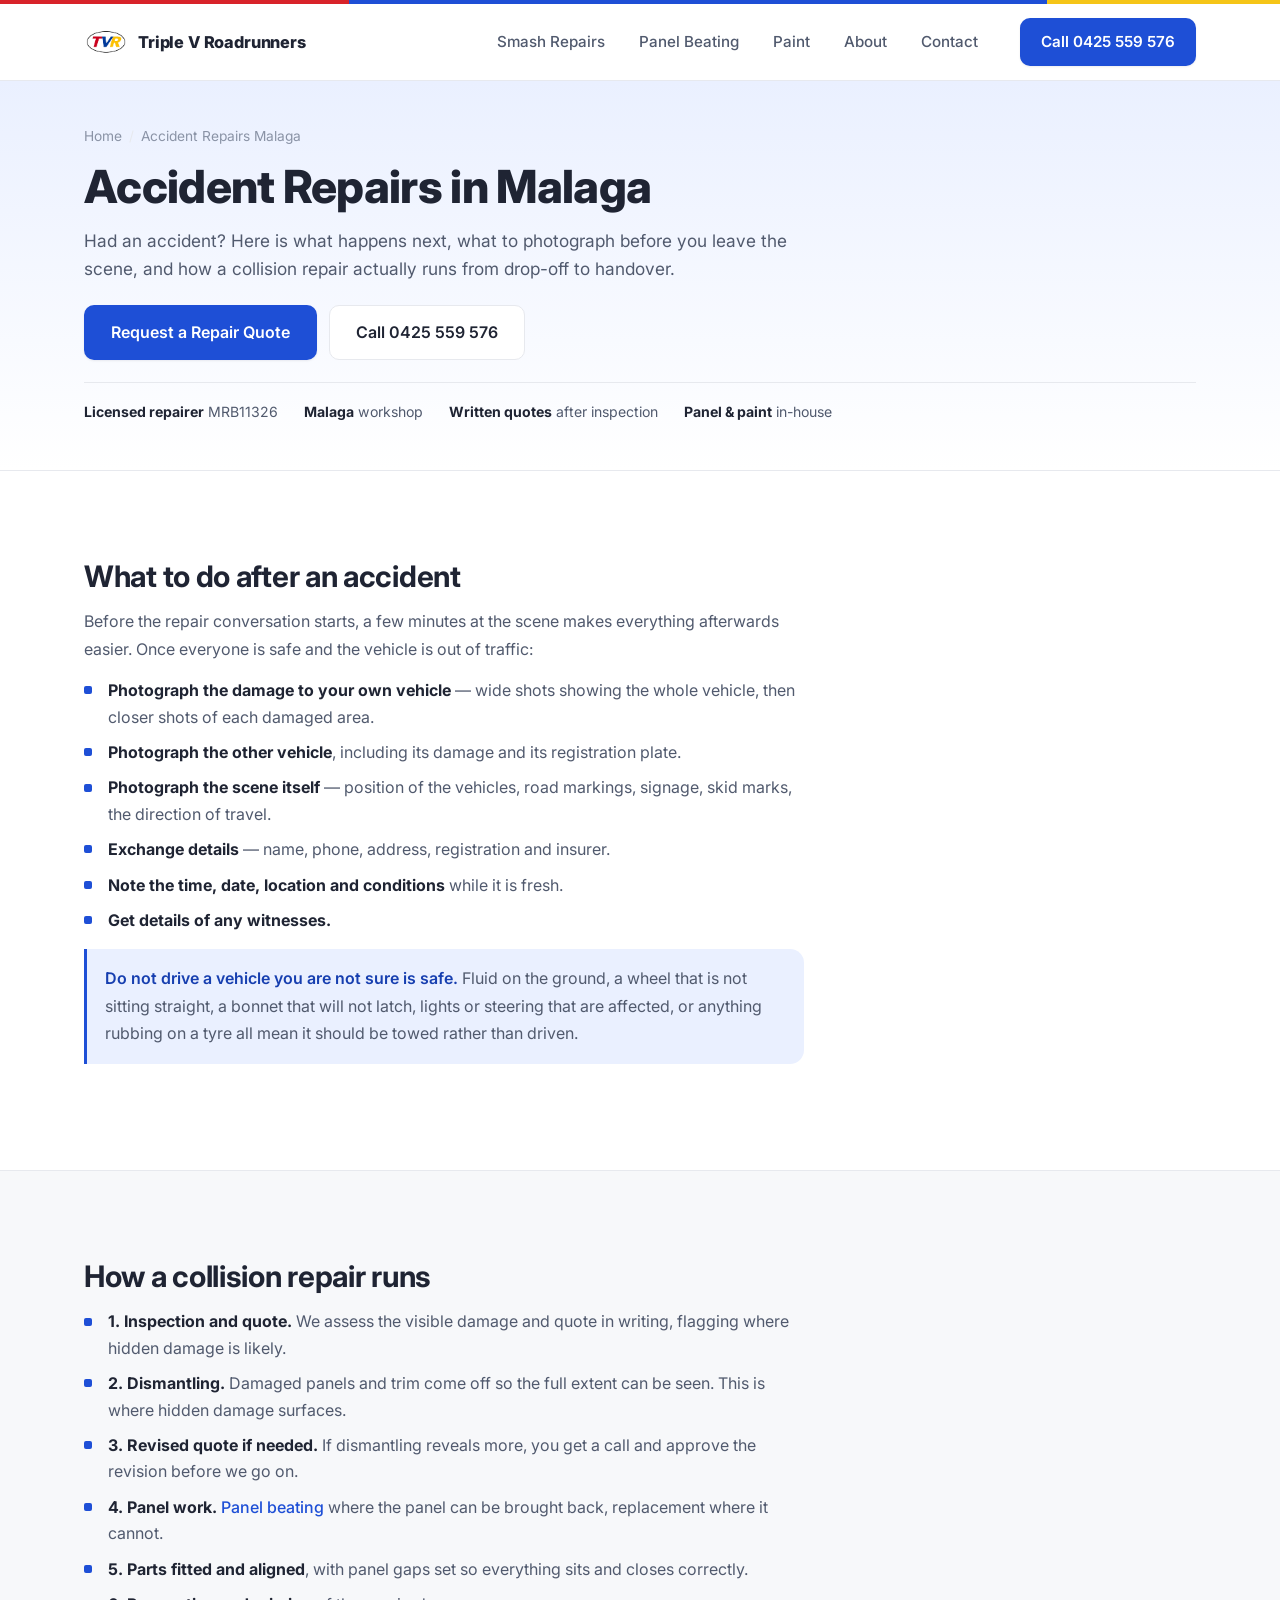
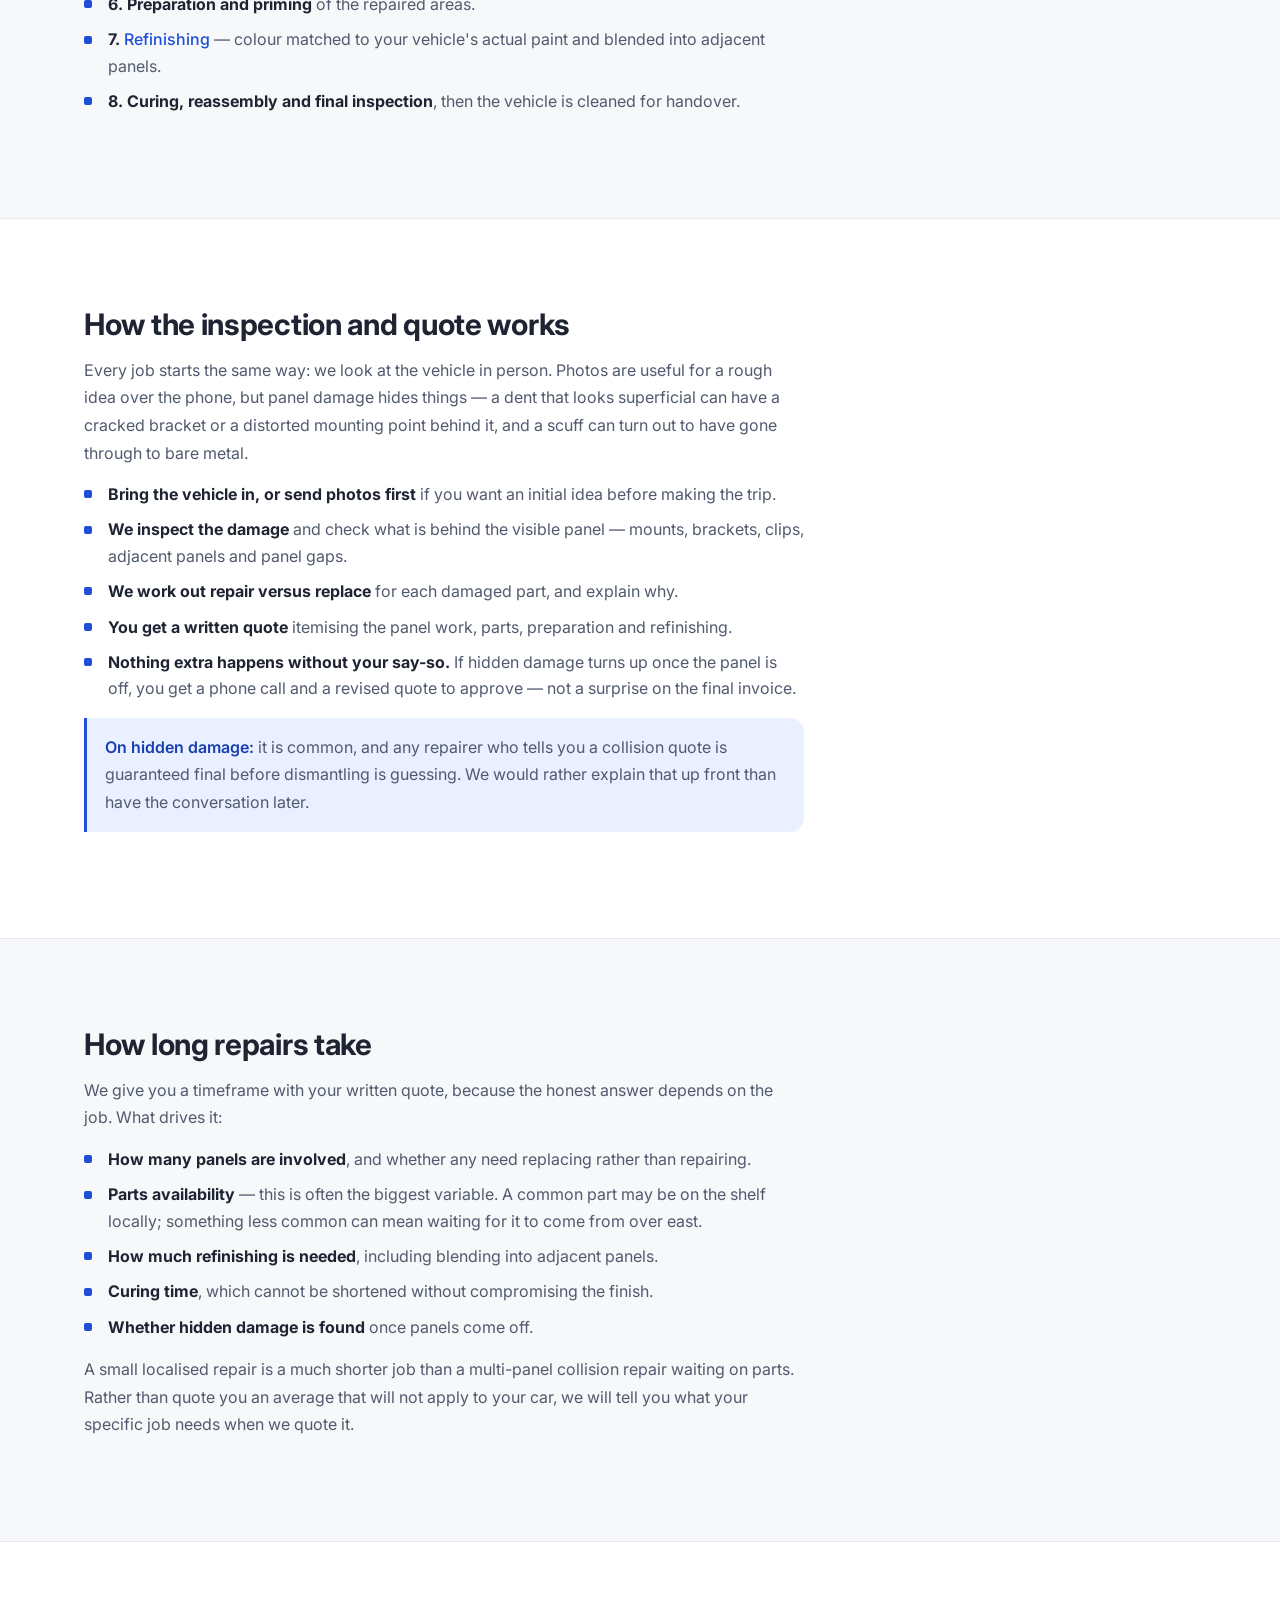
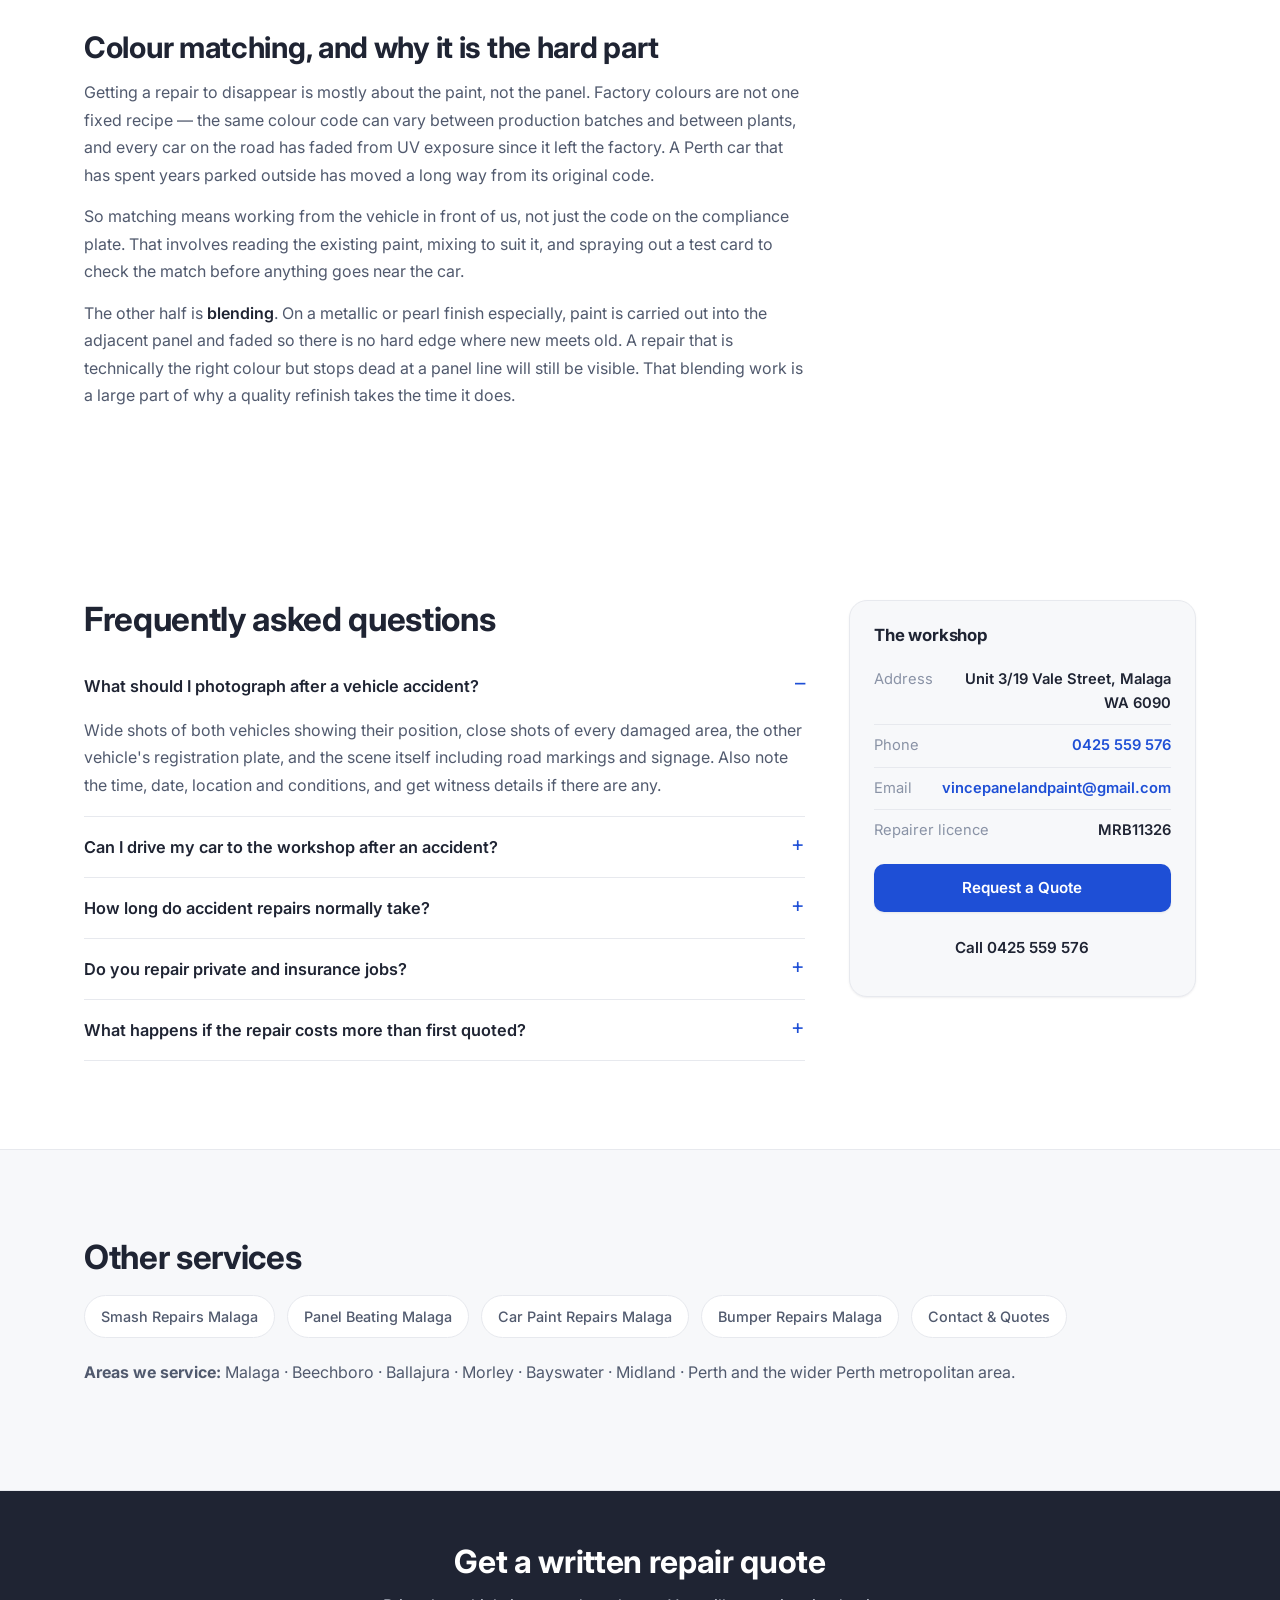
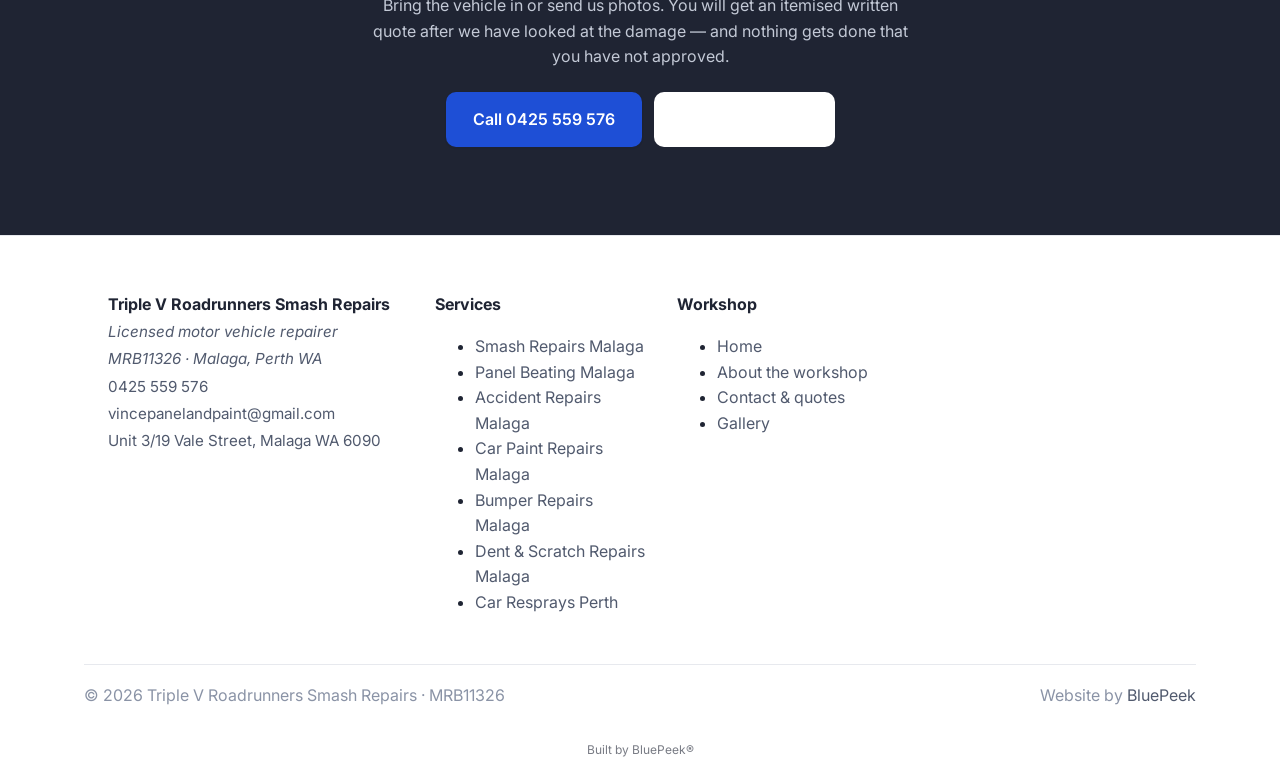
<file: accident-repairs-malaga.html>
<!DOCTYPE html>
<html lang="en-AU">
<head>
<meta charset="UTF-8" />
<meta name="viewport" content="width=device-width, initial-scale=1.0" />
<title>Accident Repairs Malaga | Collision Repair Workshop | Triple V Roadrunners</title>
<meta name="description" content="Accident and collision repairs in Malaga, Perth. Dismantling, panel work, parts replacement and colour-matched refinishing. MRB11326. Call 0425 559 576." />
<meta name="robots" content="index, follow, max-image-preview:large" />
<link rel="canonical" href="https://triplevroadrunnerssmashrepairs.com.au/accident-repairs-malaga" />
<meta name="theme-color" content="#1e4fd6" />

<meta property="og:type" content="website" />
<meta property="og:locale" content="en_AU" />
<meta property="og:site_name" content="Triple V Roadrunners Smash Repairs" />
<meta property="og:title" content="Accident Repairs Malaga | Collision Repair Workshop | Triple V Roadrunners" />
<meta property="og:description" content="Accident and collision repairs in Malaga, Perth. Dismantling, panel work, parts replacement and colour-matched refinishing. MRB11326. Call 0425 559 576." />
<meta property="og:url" content="https://triplevroadrunnerssmashrepairs.com.au/accident-repairs-malaga" />
<meta property="og:image" content="https://triplevroadrunnerssmashrepairs.com.au/assets/photos/workshop.webp" />
<meta name="twitter:card" content="summary_large_image" />
<meta name="twitter:title" content="Accident Repairs Malaga | Collision Repair Workshop | Triple V Roadrunners" />
<meta name="twitter:description" content="Accident and collision repairs in Malaga, Perth. Dismantling, panel work, parts replacement and colour-matched refinishing. MRB11326. Call 0425 559 576." />
<meta name="twitter:image" content="https://triplevroadrunnerssmashrepairs.com.au/assets/photos/workshop.webp" />

<link rel="icon" type="image/png" href="/assets/tvr-logo.png" />
<link rel="apple-touch-icon" href="/assets/tvr-logo.png" />
<link rel="preconnect" href="https://fonts.googleapis.com">
<link rel="preconnect" href="https://fonts.gstatic.com" crossorigin>
<link href="https://fonts.googleapis.com/css2?family=Inter:wght@400;500;600;700;800&display=swap" rel="stylesheet">
<link rel="stylesheet" href="/styles.css" />
<link rel="stylesheet" href="/page-extra.css" />

<script type="application/ld+json">
{
 "@context": "https://schema.org",
 "@type": "Service",
 "@id": "https://triplevroadrunnerssmashrepairs.com.au/accident-repairs-malaga#service",
 "name": "Accident and collision damage repair",
 "url": "https://triplevroadrunnerssmashrepairs.com.au/accident-repairs-malaga",
 "description": "Accident and collision repairs in Malaga, Perth. Dismantling, panel work, parts replacement and colour-matched refinishing. MRB11326. Call 0425 559 576.",
 "provider": {
  "@id": "https://triplevroadrunnerssmashrepairs.com.au/#business"
 },
 "areaServed": [
  {
   "@type": "City",
   "name": "Malaga, WA"
  },
  {
   "@type": "City",
   "name": "Beechboro, WA"
  },
  {
   "@type": "City",
   "name": "Ballajura, WA"
  },
  {
   "@type": "City",
   "name": "Morley, WA"
  },
  {
   "@type": "City",
   "name": "Bayswater, WA"
  },
  {
   "@type": "City",
   "name": "Midland, WA"
  },
  {
   "@type": "City",
   "name": "Perth, WA"
  }
 ]
}
</script>
<script type="application/ld+json">
{
 "@context": "https://schema.org",
 "@type": "WebPage",
 "@id": "https://triplevroadrunnerssmashrepairs.com.au/accident-repairs-malaga#webpage",
 "url": "https://triplevroadrunnerssmashrepairs.com.au/accident-repairs-malaga",
 "name": "Accident Repairs Malaga | Collision Repair Workshop | Triple V Roadrunners",
 "isPartOf": {
  "@id": "https://triplevroadrunnerssmashrepairs.com.au/#website"
 },
 "about": {
  "@id": "https://triplevroadrunnerssmashrepairs.com.au/#business"
 },
 "breadcrumb": {
  "@id": "https://triplevroadrunnerssmashrepairs.com.au/accident-repairs-malaga#breadcrumb"
 },
 "inLanguage": "en-AU",
 "dateModified": "2026-08-03"
}
</script>
<script type="application/ld+json">
{
 "@context": "https://schema.org",
 "@type": "BreadcrumbList",
 "@id": "https://triplevroadrunnerssmashrepairs.com.au/accident-repairs-malaga#breadcrumb",
 "itemListElement": [
  {
   "@type": "ListItem",
   "position": 1,
   "name": "Home",
   "item": "https://triplevroadrunnerssmashrepairs.com.au/"
  },
  {
   "@type": "ListItem",
   "position": 2,
   "name": "Accident Repairs Malaga"
  }
 ]
}
</script>
<script type="application/ld+json">
{
 "@context": "https://schema.org",
 "@type": "FAQPage",
 "@id": "https://triplevroadrunnerssmashrepairs.com.au/accident-repairs-malaga#faq",
 "mainEntity": [
  {
   "@type": "Question",
   "name": "What should I photograph after a vehicle accident?",
   "acceptedAnswer": {
    "@type": "Answer",
    "text": "Wide shots of both vehicles showing their position, close shots of every damaged area, the other vehicle's registration plate, and the scene itself including road markings and signage. Also note the time, date, location and conditions, and get witness details if there are any."
   }
  },
  {
   "@type": "Question",
   "name": "Can I drive my car to the workshop after an accident?",
   "acceptedAnswer": {
    "@type": "Answer",
    "text": "Only if it is clearly safe. Fluid leaking, a wheel not sitting straight, a bonnet that will not latch, affected steering or lights, or anything rubbing a tyre all mean it should be towed. If you are unsure, call us and describe it before you drive it."
   }
  },
  {
   "@type": "Question",
   "name": "How long do accident repairs normally take?",
   "acceptedAnswer": {
    "@type": "Answer",
    "text": "It varies with the number of panels, whether parts need ordering, how much refinishing is involved and whether hidden damage turns up during dismantling. Parts availability is usually the biggest variable. We give you a timeframe with the written quote."
   }
  },
  {
   "@type": "Question",
   "name": "Do you repair private and insurance jobs?",
   "acceptedAnswer": {
    "@type": "Answer",
    "text": "We quote and carry out repairs for private customers. If you are making an insurance claim, check with your insurer about their requirements first, and speak to us about your specific situation \u2014 call 0425 559 576."
   }
  },
  {
   "@type": "Question",
   "name": "What happens if the repair costs more than first quoted?",
   "acceptedAnswer": {
    "@type": "Answer",
    "text": "You are called and asked to approve the revision before any additional work happens. Collision damage frequently hides behind panels, so a first quote before dismantling is an assessment of what can be seen \u2014 we will say so when we quote."
   }
  }
 ]
}
</script>
<script>
(function(){fetch("https://bluepeekdashboard.com.au/api/site-status?domain="+location.hostname).then(function(r){return r.json();}).then(function(d){if(d&&d.suspended){var o=document.createElement('div');o.setAttribute('style','position:fixed;inset:0;z-index:99999;display:grid;place-items:center;font-family:system-ui,sans-serif;background:#0b1220;color:#e8edf5;text-align:center;padding:24px');o.innerHTML='<div><p style="font-size:1.5rem;margin:0 0 .5rem;font-weight:600">This site is temporarily unavailable</p><p style="color:#9fb0c8;max-width:32rem">The account is on hold. If you\'re the owner, please contact Bluepeek to restore your website.</p></div>';document.body.appendChild(o);}}).catch(function(){});})();
</script>
</head>
<body>
<div class="accent-bar" aria-hidden="true">
  <span class="accent-bar-red"></span><span class="accent-bar-blue"></span><span class="accent-bar-yellow"></span>
</div>
<header class="site-header">
  <div class="container header-inner">
    <a href="/" class="logo">
      <img src="/assets/tvr-logo.png" alt="Triple V Roadrunners Smash Repairs logo" class="logo-img" width="44" height="44" />
      <span class="logo-text">Triple V Roadrunners</span>
    </a>
    <nav class="main-nav" aria-label="Main navigation">
      <a href="/smash-repairs-malaga">Smash Repairs</a>
      <a href="/panel-beating-malaga">Panel Beating</a>
      <a href="/car-paint-repairs-malaga">Paint</a>
      <a href="/about">About</a>
      <a href="/contact">Contact</a>
    </nav>
    <a href="tel:0425559576" class="btn btn-primary btn-call" data-bp="phone">Call 0425 559 576</a>
  </div>
</header>

<section class="page-hero">
  <div class="container">
    <p class="crumb"><a href="/">Home</a><span>/</span>Accident Repairs Malaga</p>
    <h1>Accident Repairs in Malaga</h1>
    <p class="lead">Had an accident? Here is what happens next, what to photograph before you leave the scene, and how a collision repair actually runs from drop-off to handover.</p>
    <div class="hero-actions">
      <a href="/contact" class="btn btn-primary btn-lg">Request a Repair Quote</a>
      <a href="tel:0425559576" class="btn btn-outline btn-lg" data-bp="phone">Call 0425 559 576</a>
    </div>
    <div class="trustline">
      <div><b>Licensed repairer</b> MRB11326</div>
      <div><b>Malaga</b> workshop</div>
      <div><b>Written quotes</b> after inspection</div>
      <div><b>Panel &amp; paint</b> in-house</div>
    </div>
  </div>
</section>

<section class="section">
  <div class="container">
    <div class="prose">
      <h2>What to do after an accident</h2>
      <p>Before the repair conversation starts, a few minutes at the scene makes everything afterwards easier. Once everyone is safe and the vehicle is out of traffic:</p>
      <ul><li><strong>Photograph the damage to your own vehicle</strong> — wide shots showing the whole vehicle, then closer shots of each damaged area.</li><li><strong>Photograph the other vehicle</strong>, including its damage and its registration plate.</li><li><strong>Photograph the scene itself</strong> — position of the vehicles, road markings, signage, skid marks, the direction of travel.</li><li><strong>Exchange details</strong> — name, phone, address, registration and insurer.</li><li><strong>Note the time, date, location and conditions</strong> while it is fresh.</li><li><strong>Get details of any witnesses.</strong></li></ul>
      <div class='callout'><p><strong>Do not drive a vehicle you are not sure is safe.</strong> Fluid on the ground, a wheel that is not sitting straight, a bonnet that will not latch, lights or steering that are affected, or anything rubbing on a tyre all mean it should be towed rather than driven.</p></div>
    </div>
  </div>
</section>
<section class="section section-alt">
  <div class="container">
    <div class="prose">
      <h2>How a collision repair runs</h2>
      <ul><li><strong>1. Inspection and quote.</strong> We assess the visible damage and quote in writing, flagging where hidden damage is likely.</li><li><strong>2. Dismantling.</strong> Damaged panels and trim come off so the full extent can be seen. This is where hidden damage surfaces.</li><li><strong>3. Revised quote if needed.</strong> If dismantling reveals more, you get a call and approve the revision before we go on.</li><li><strong>4. Panel work.</strong> <a href='/panel-beating-malaga'>Panel beating</a> where the panel can be brought back, replacement where it cannot.</li><li><strong>5. Parts fitted and aligned</strong>, with panel gaps set so everything sits and closes correctly.</li><li><strong>6. Preparation and priming</strong> of the repaired areas.</li><li><strong>7. <a href='/car-paint-repairs-malaga'>Refinishing</a></strong> — colour matched to your vehicle's actual paint and blended into adjacent panels.</li><li><strong>8. Curing, reassembly and final inspection</strong>, then the vehicle is cleaned for handover.</li></ul>
    </div>
  </div>
</section>
<section class="section">
  <div class="container">
    <div class="prose">
      <h2>How the inspection and quote works</h2>
      <p>Every job starts the same way: we look at the vehicle in person. Photos are useful for a rough idea over the phone, but panel damage hides things — a dent that looks superficial can have a cracked bracket or a distorted mounting point behind it, and a scuff can turn out to have gone through to bare metal.</p>
      <ul><li><strong>Bring the vehicle in, or send photos first</strong> if you want an initial idea before making the trip.</li><li><strong>We inspect the damage</strong> and check what is behind the visible panel — mounts, brackets, clips, adjacent panels and panel gaps.</li><li><strong>We work out repair versus replace</strong> for each damaged part, and explain why.</li><li><strong>You get a written quote</strong> itemising the panel work, parts, preparation and refinishing.</li><li><strong>Nothing extra happens without your say-so.</strong> If hidden damage turns up once the panel is off, you get a phone call and a revised quote to approve — not a surprise on the final invoice.</li></ul>
      <div class='callout'><p><strong>On hidden damage:</strong> it is common, and any repairer who tells you a collision quote is guaranteed final before dismantling is guessing. We would rather explain that up front than have the conversation later.</p></div>
    </div>
  </div>
</section>
<section class="section section-alt">
  <div class="container">
    <div class="prose">
      <h2>How long repairs take</h2>
      <p>We give you a timeframe with your written quote, because the honest answer depends on the job. What drives it:</p>
      <ul><li><strong>How many panels are involved</strong>, and whether any need replacing rather than repairing.</li><li><strong>Parts availability</strong> — this is often the biggest variable. A common part may be on the shelf locally; something less common can mean waiting for it to come from over east.</li><li><strong>How much refinishing is needed</strong>, including blending into adjacent panels.</li><li><strong>Curing time</strong>, which cannot be shortened without compromising the finish.</li><li><strong>Whether hidden damage is found</strong> once panels come off.</li></ul>
      <p>A small localised repair is a much shorter job than a multi-panel collision repair waiting on parts. Rather than quote you an average that will not apply to your car, we will tell you what your specific job needs when we quote it.</p>
    </div>
  </div>
</section>
<section class="section">
  <div class="container">
    <div class="prose">
      <h2>Colour matching, and why it is the hard part</h2>
      <p>Getting a repair to disappear is mostly about the paint, not the panel. Factory colours are not one fixed recipe — the same colour code can vary between production batches and between plants, and every car on the road has faded from UV exposure since it left the factory. A Perth car that has spent years parked outside has moved a long way from its original code.</p>
      <p>So matching means working from the vehicle in front of us, not just the code on the compliance plate. That involves reading the existing paint, mixing to suit it, and spraying out a test card to check the match before anything goes near the car.</p>
      <p>The other half is <strong>blending</strong>. On a metallic or pearl finish especially, paint is carried out into the adjacent panel and faded so there is no hard edge where new meets old. A repair that is technically the right colour but stops dead at a panel line will still be visible. That blending work is a large part of why a quality refinish takes the time it does.</p>
    </div>
  </div>
</section>

<section class="section">
  <div class="container">
    <div class="page-grid">
      <div>
        <h2>Frequently asked questions</h2>
        <div class="faq-acc">
        <details open><summary>What should I photograph after a vehicle accident?</summary><div><p>Wide shots of both vehicles showing their position, close shots of every damaged area, the other vehicle's registration plate, and the scene itself including road markings and signage. Also note the time, date, location and conditions, and get witness details if there are any.</p></div></details>
        <details><summary>Can I drive my car to the workshop after an accident?</summary><div><p>Only if it is clearly safe. Fluid leaking, a wheel not sitting straight, a bonnet that will not latch, affected steering or lights, or anything rubbing a tyre all mean it should be towed. If you are unsure, call us and describe it before you drive it.</p></div></details>
        <details><summary>How long do accident repairs normally take?</summary><div><p>It varies with the number of panels, whether parts need ordering, how much refinishing is involved and whether hidden damage turns up during dismantling. Parts availability is usually the biggest variable. We give you a timeframe with the written quote.</p></div></details>
        <details><summary>Do you repair private and insurance jobs?</summary><div><p>We quote and carry out repairs for private customers. If you are making an insurance claim, check with your insurer about their requirements first, and speak to us about your specific situation — call 0425 559 576.</p></div></details>
        <details><summary>What happens if the repair costs more than first quoted?</summary><div><p>You are called and asked to approve the revision before any additional work happens. Collision damage frequently hides behind panels, so a first quote before dismantling is an assessment of what can be seen — we will say so when we quote.</p></div></details>
        </div>
      </div>
      <aside class="side">
        <h3>The workshop</h3>
        <div class="row"><span>Address</span><b>Unit 3/19 Vale Street, Malaga WA 6090</b></div>
        <div class="row"><span>Phone</span><b><a href="tel:0425559576" data-bp="phone">0425 559 576</a></b></div>
        <div class="row"><span>Email</span><b><a href="mailto:vincepanelandpaint@gmail.com">vincepanelandpaint@gmail.com</a></b></div>
        <div class="row"><span>Repairer licence</span><b>MRB11326</b></div>
        <a href="/contact" class="btn btn-primary">Request a Quote</a>
        <a href="tel:0425559576" class="btn btn-ghost" data-bp="phone">Call 0425 559 576</a>
      </aside>
    </div>
  </div>
</section>

<section class="section section-alt">
  <div class="container">
    <h2>Other services</h2>
    <div class="linkrow">
      <a href="/smash-repairs-malaga">Smash Repairs Malaga</a>
      <a href="/panel-beating-malaga">Panel Beating Malaga</a>
      <a href="/car-paint-repairs-malaga">Car Paint Repairs Malaga</a>
      <a href="/bumper-repairs-malaga">Bumper Repairs Malaga</a>
      <a href="/contact">Contact & Quotes</a>
    </div>
    <p style="margin-top:22px;color:var(--ink-soft)"><strong>Areas we service:</strong>
    Malaga &middot; Beechboro &middot; Ballajura &middot; Morley &middot; Bayswater &middot; Midland &middot; Perth and the wider Perth metropolitan area.</p>
  </div>
</section>

<section class="cta-band">
  <div class="container">
    <h2>Get a written repair quote</h2>
    <p>Bring the vehicle in or send us photos. You will get an itemised written quote after we have
    looked at the damage &mdash; and nothing gets done that you have not approved.</p>
    <div class="hero-actions">
      <a href="tel:0425559576" class="btn btn-primary btn-lg" data-bp="phone">Call 0425 559 576</a>
      <a href="/contact" class="btn btn-outline btn-lg">Request a Quote</a>
    </div>
  </div>
</section>

<footer class="site-footer">
  <div class="container">
    <div class="footer-inner">
      <div class="footer-brand">
        <strong>Triple V Roadrunners Smash Repairs</strong>
        <p class="footer-tag">Licensed motor vehicle repairer MRB11326 &middot; Malaga, Perth WA</p>
        <p><a href="tel:0425559576" data-bp="phone">0425 559 576</a><br>
        <a href="mailto:vincepanelandpaint@gmail.com">vincepanelandpaint@gmail.com</a><br>
        Unit 3/19 Vale Street, Malaga WA 6090</p>
      </div>
      <div>
        <strong>Services</strong>
        <ul>
          <li><a href="/smash-repairs-malaga">Smash Repairs Malaga</a></li>
          <li><a href="/panel-beating-malaga">Panel Beating Malaga</a></li>
          <li><a href="/accident-repairs-malaga">Accident Repairs Malaga</a></li>
          <li><a href="/car-paint-repairs-malaga">Car Paint Repairs Malaga</a></li>
          <li><a href="/bumper-repairs-malaga">Bumper Repairs Malaga</a></li>
          <li><a href="/dent-and-scratch-repairs-malaga">Dent & Scratch Repairs Malaga</a></li>
          <li><a href="/car-resprays-perth">Car Resprays Perth</a></li>
        </ul>
      </div>
      <div>
        <strong>Workshop</strong>
        <ul>
          <li><a href="/">Home</a></li>
          <li><a href="/about">About the workshop</a></li>
          <li><a href="/contact">Contact &amp; quotes</a></li>
          <li><a href="/#gallery">Gallery</a></li>
        </ul>
      </div>
    </div>
    <div class="footer-bottom">
      <div class="footer-bottom-inner">
        <span>&copy; 2026 Triple V Roadrunners Smash Repairs &middot; MRB11326</span>
        <span>Website by <a href="https://bluepeek.com.au" rel="noopener">BluePeek</a></span>
      </div>
    </div>
  </div>
<div style="text-align:center;padding:14px 16px;font-size:12px;opacity:.6">Built by <a href="https://bluepeek.com.au" target="_blank" rel="noopener" style="color:inherit;text-decoration:none">BluePeek&#174;</a></div>
</footer>
  <script src="https://bluepeekdashboard.com.au/bp-live.js" defer></script>
</body>
</html>
</file>
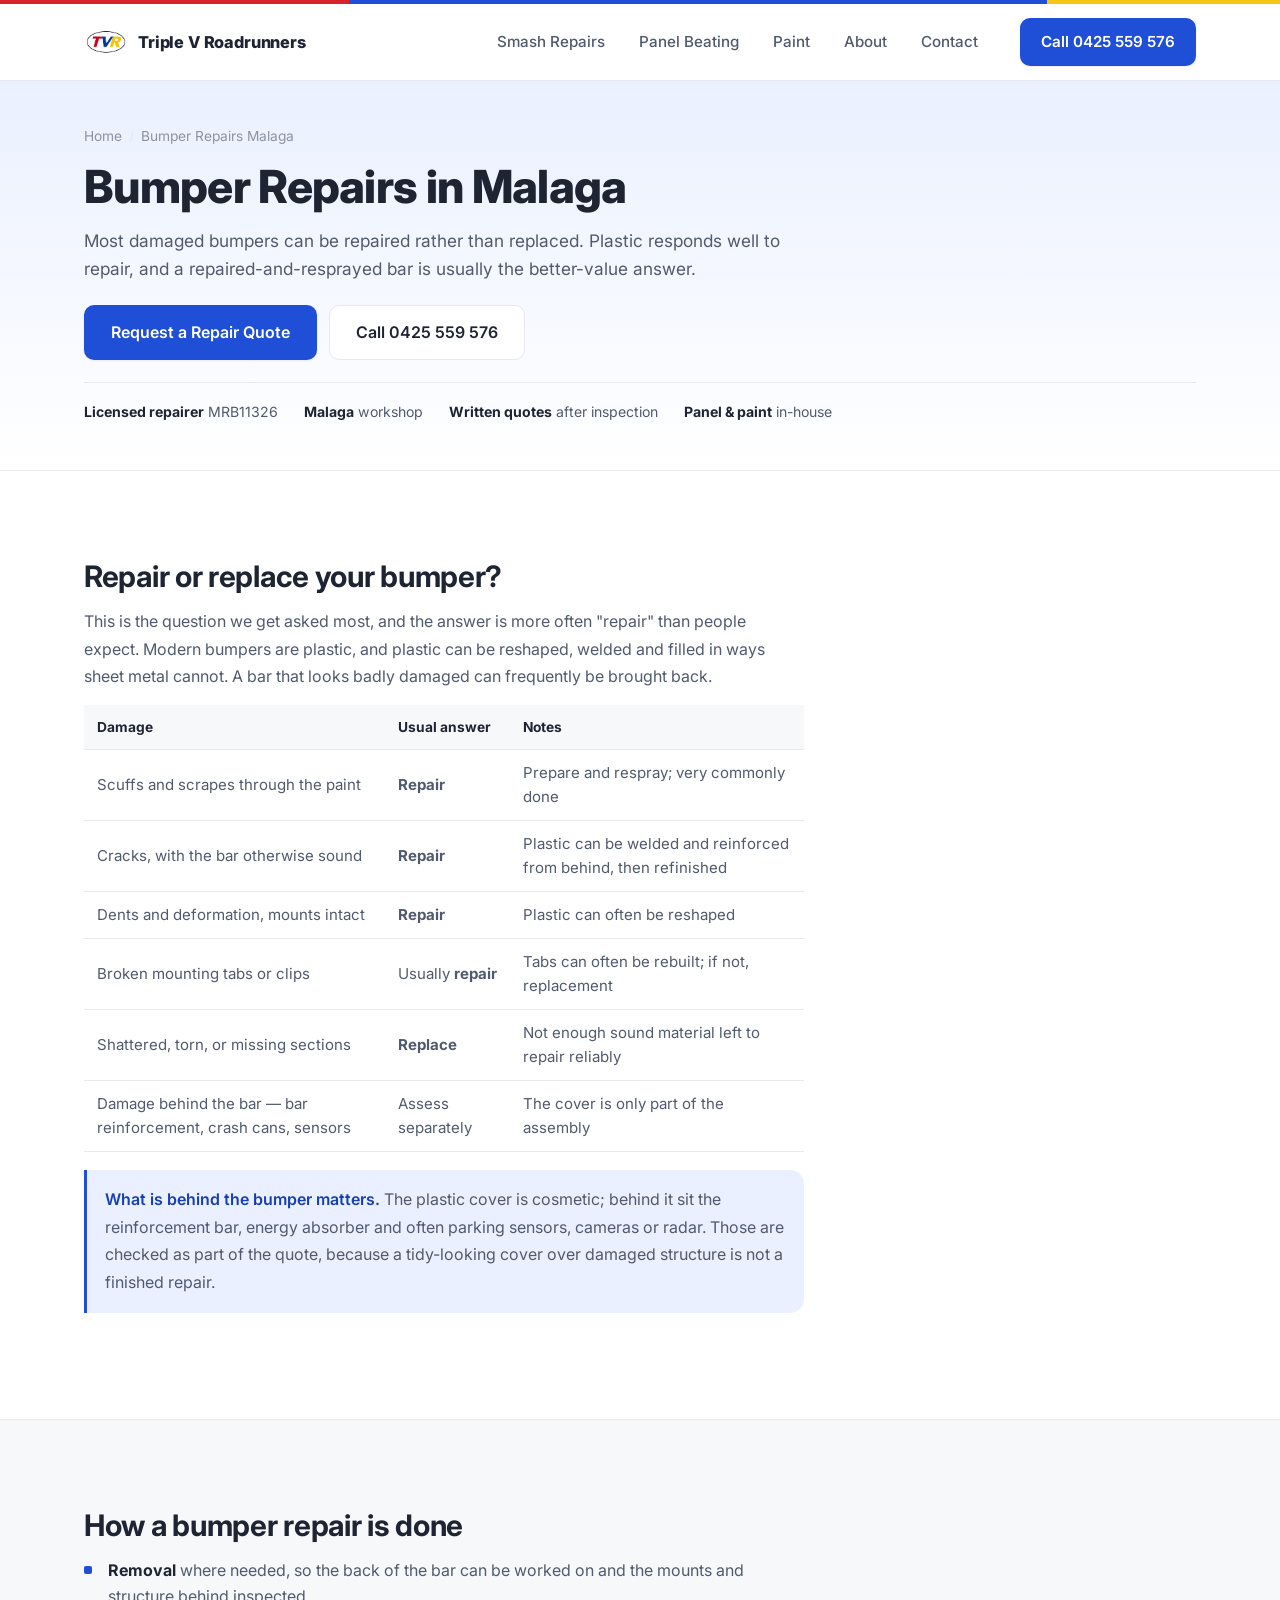
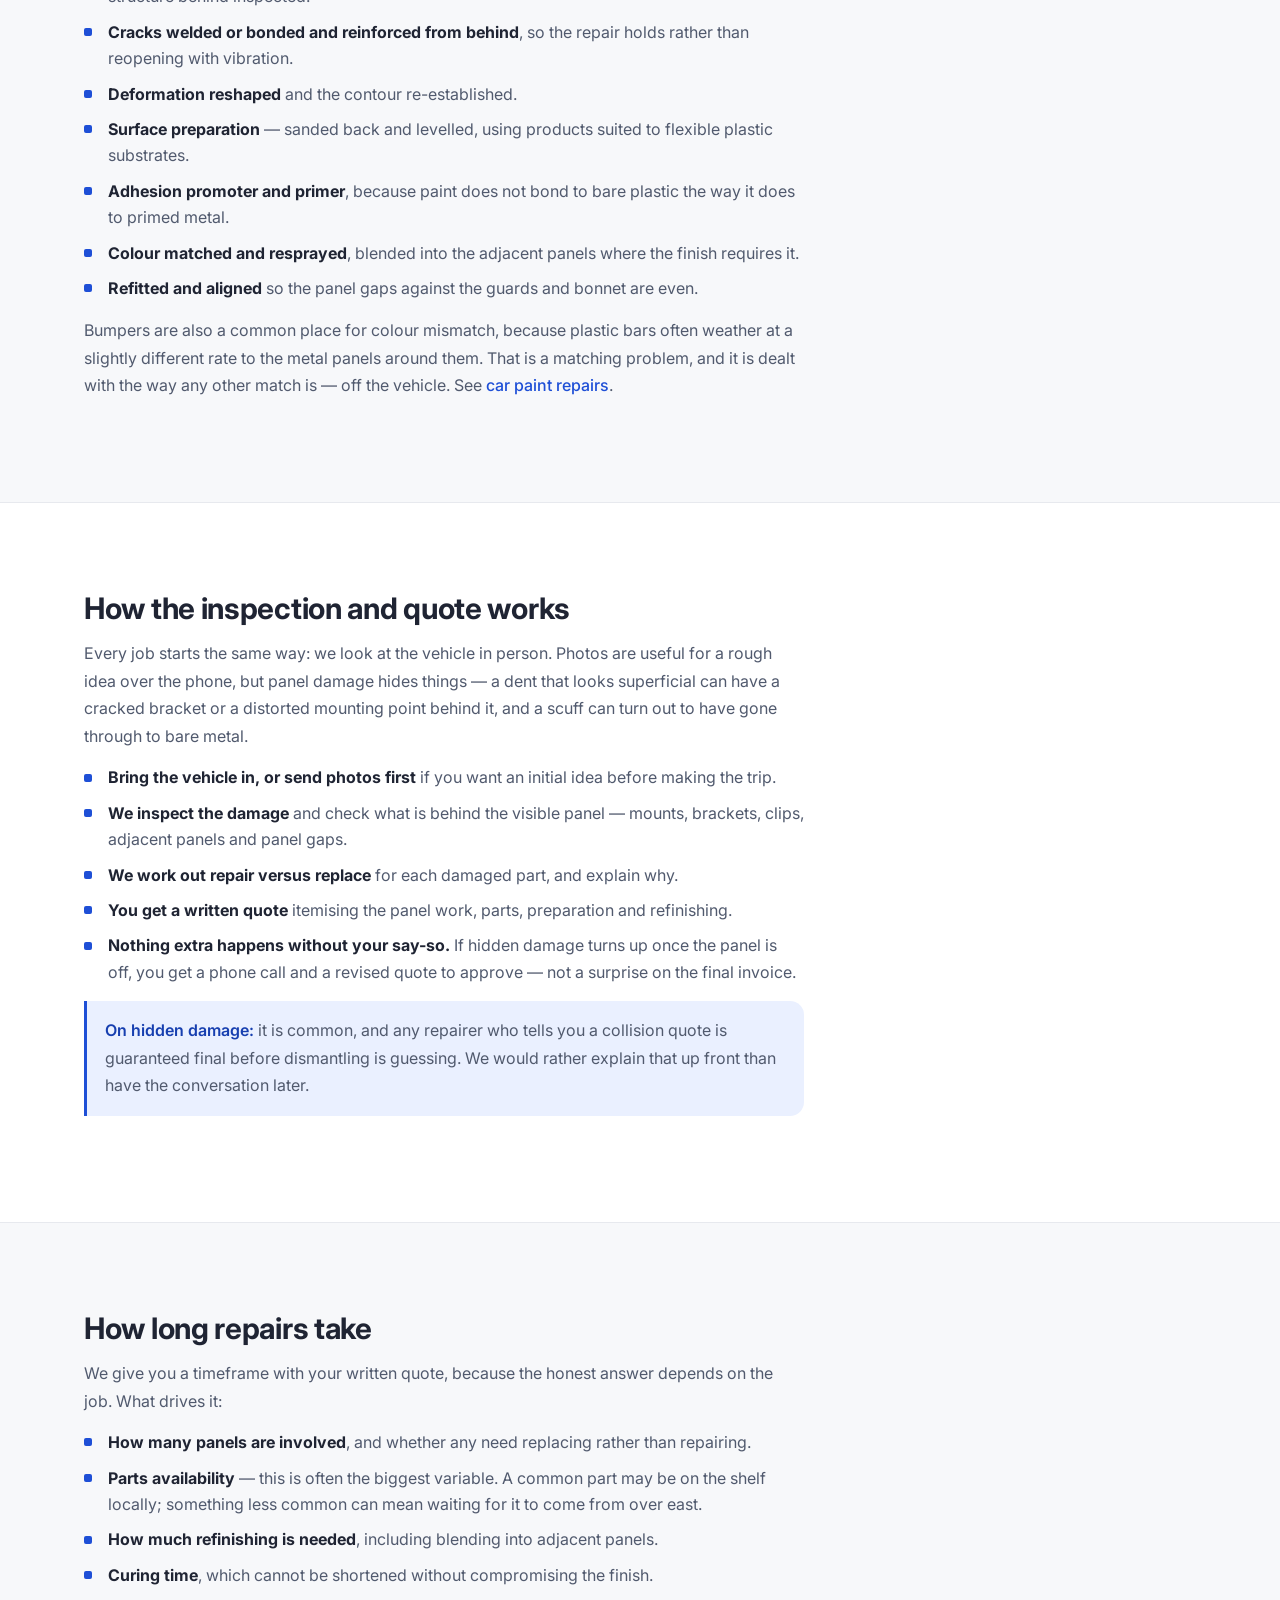
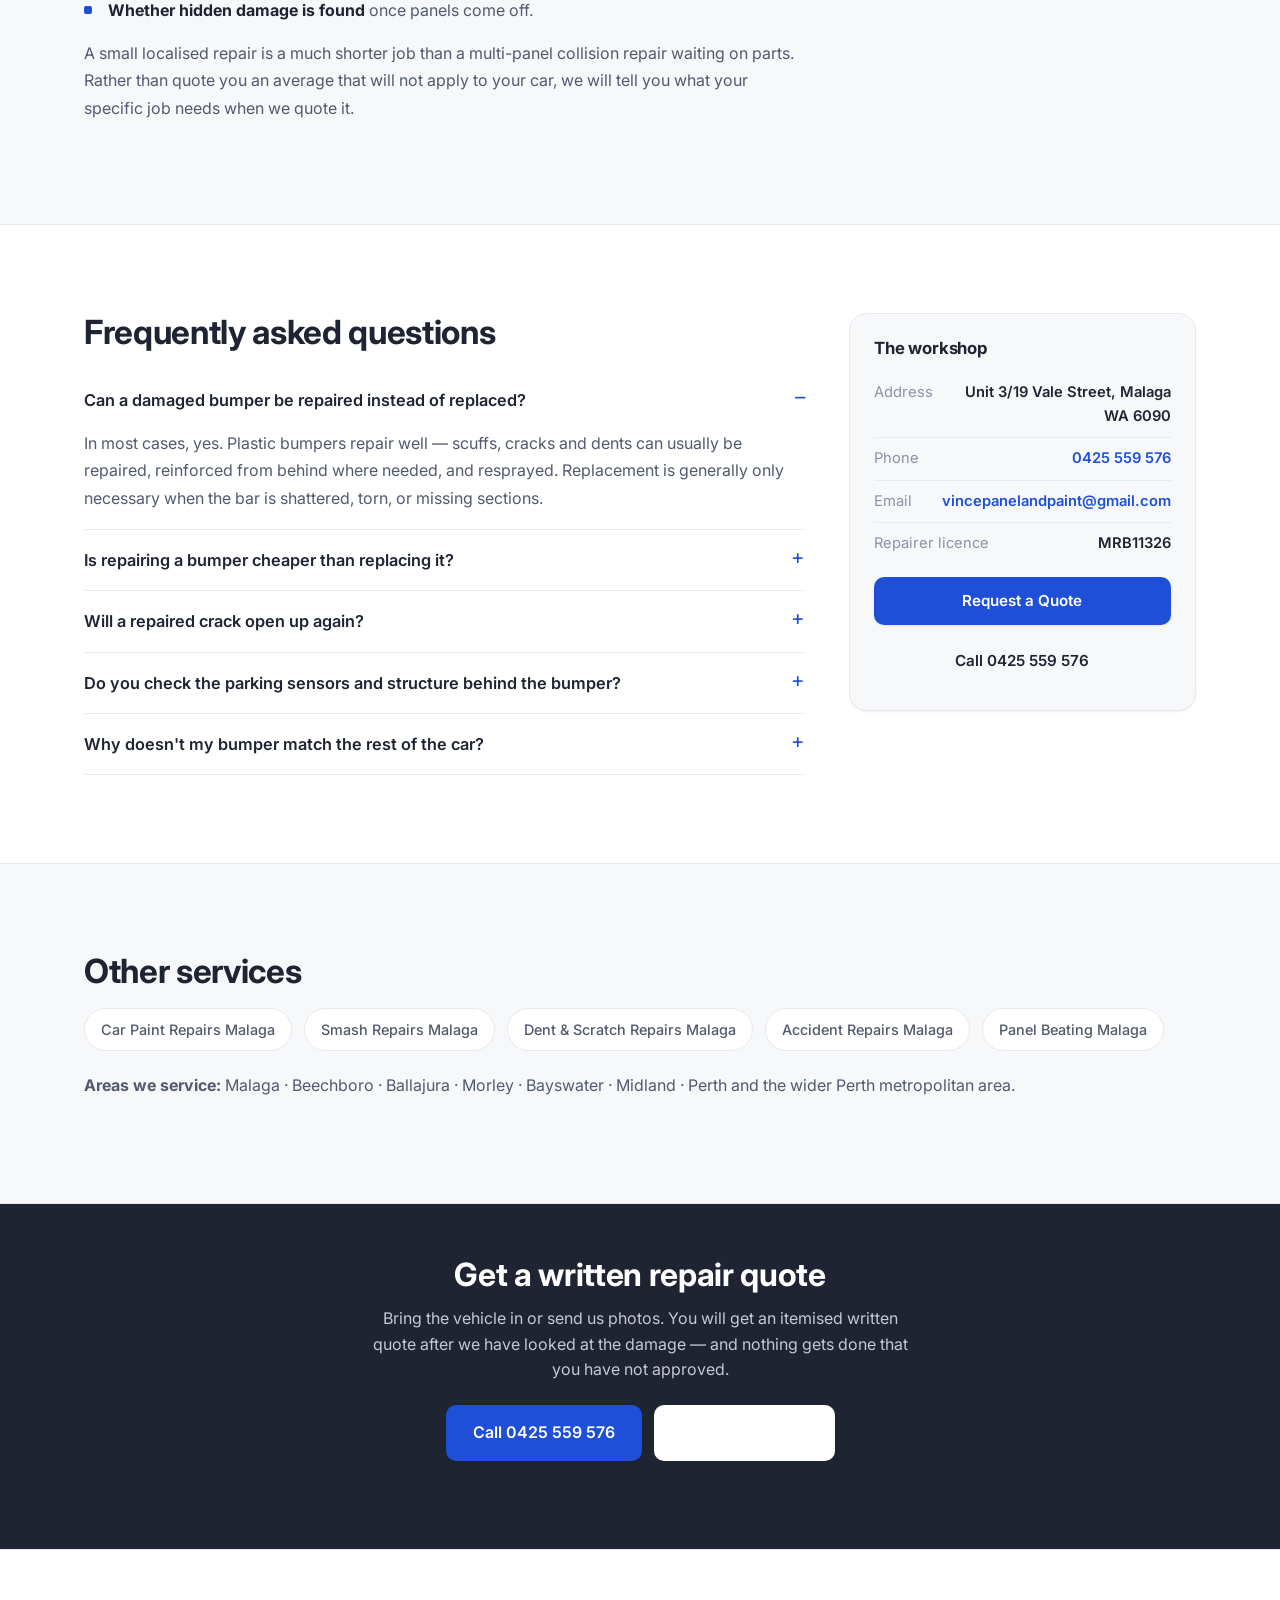
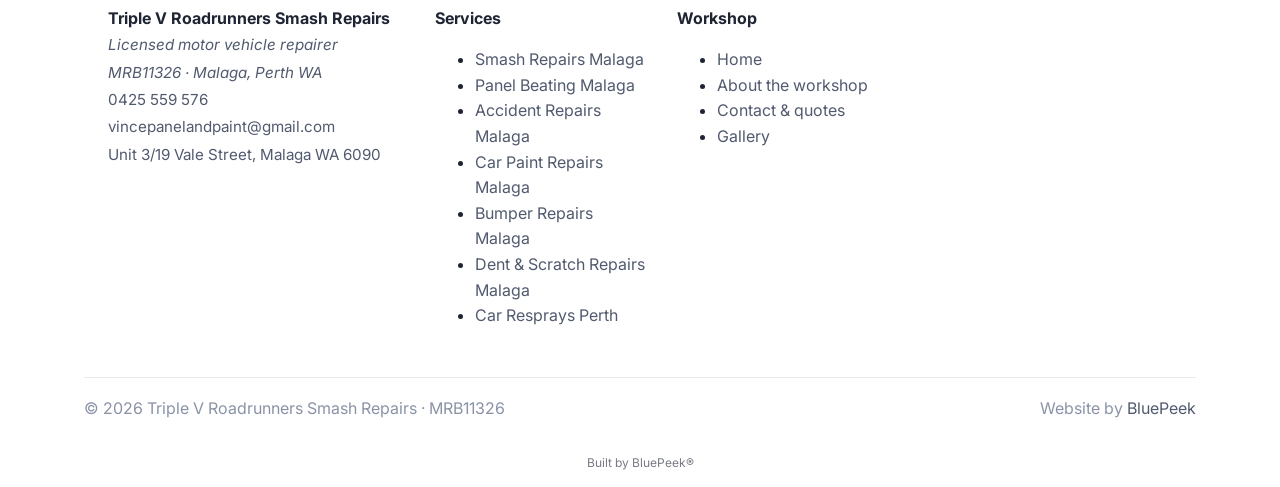
<file: bumper-repairs-malaga.html>
<!DOCTYPE html>
<html lang="en-AU">
<head>
<meta charset="UTF-8" />
<meta name="viewport" content="width=device-width, initial-scale=1.0" />
<title>Bumper Repairs Malaga | Cracked Bumper Repair & Respray | Triple V</title>
<meta name="description" content="Bumper repairs in Malaga, Perth. Cracked, scuffed and dented bumper repair and respray as an alternative to replacement. Call 0425 559 576." />
<meta name="robots" content="index, follow, max-image-preview:large" />
<link rel="canonical" href="https://triplevroadrunnerssmashrepairs.com.au/bumper-repairs-malaga" />
<meta name="theme-color" content="#1e4fd6" />

<meta property="og:type" content="website" />
<meta property="og:locale" content="en_AU" />
<meta property="og:site_name" content="Triple V Roadrunners Smash Repairs" />
<meta property="og:title" content="Bumper Repairs Malaga | Cracked Bumper Repair & Respray | Triple V" />
<meta property="og:description" content="Bumper repairs in Malaga, Perth. Cracked, scuffed and dented bumper repair and respray as an alternative to replacement. Call 0425 559 576." />
<meta property="og:url" content="https://triplevroadrunnerssmashrepairs.com.au/bumper-repairs-malaga" />
<meta property="og:image" content="https://triplevroadrunnerssmashrepairs.com.au/assets/photos/workshop.webp" />
<meta name="twitter:card" content="summary_large_image" />
<meta name="twitter:title" content="Bumper Repairs Malaga | Cracked Bumper Repair & Respray | Triple V" />
<meta name="twitter:description" content="Bumper repairs in Malaga, Perth. Cracked, scuffed and dented bumper repair and respray as an alternative to replacement. Call 0425 559 576." />
<meta name="twitter:image" content="https://triplevroadrunnerssmashrepairs.com.au/assets/photos/workshop.webp" />

<link rel="icon" type="image/png" href="/assets/tvr-logo.png" />
<link rel="apple-touch-icon" href="/assets/tvr-logo.png" />
<link rel="preconnect" href="https://fonts.googleapis.com">
<link rel="preconnect" href="https://fonts.gstatic.com" crossorigin>
<link href="https://fonts.googleapis.com/css2?family=Inter:wght@400;500;600;700;800&display=swap" rel="stylesheet">
<link rel="stylesheet" href="/styles.css" />
<link rel="stylesheet" href="/page-extra.css" />

<script type="application/ld+json">
{
 "@context": "https://schema.org",
 "@type": "Service",
 "@id": "https://triplevroadrunnerssmashrepairs.com.au/bumper-repairs-malaga#service",
 "name": "Bumper repair and respray",
 "url": "https://triplevroadrunnerssmashrepairs.com.au/bumper-repairs-malaga",
 "description": "Bumper repairs in Malaga, Perth. Cracked, scuffed and dented bumper repair and respray as an alternative to replacement. Call 0425 559 576.",
 "provider": {
  "@id": "https://triplevroadrunnerssmashrepairs.com.au/#business"
 },
 "areaServed": [
  {
   "@type": "City",
   "name": "Malaga, WA"
  },
  {
   "@type": "City",
   "name": "Beechboro, WA"
  },
  {
   "@type": "City",
   "name": "Ballajura, WA"
  },
  {
   "@type": "City",
   "name": "Morley, WA"
  },
  {
   "@type": "City",
   "name": "Bayswater, WA"
  },
  {
   "@type": "City",
   "name": "Midland, WA"
  },
  {
   "@type": "City",
   "name": "Perth, WA"
  }
 ]
}
</script>
<script type="application/ld+json">
{
 "@context": "https://schema.org",
 "@type": "WebPage",
 "@id": "https://triplevroadrunnerssmashrepairs.com.au/bumper-repairs-malaga#webpage",
 "url": "https://triplevroadrunnerssmashrepairs.com.au/bumper-repairs-malaga",
 "name": "Bumper Repairs Malaga | Cracked Bumper Repair & Respray | Triple V",
 "isPartOf": {
  "@id": "https://triplevroadrunnerssmashrepairs.com.au/#website"
 },
 "about": {
  "@id": "https://triplevroadrunnerssmashrepairs.com.au/#business"
 },
 "breadcrumb": {
  "@id": "https://triplevroadrunnerssmashrepairs.com.au/bumper-repairs-malaga#breadcrumb"
 },
 "inLanguage": "en-AU",
 "dateModified": "2026-08-03"
}
</script>
<script type="application/ld+json">
{
 "@context": "https://schema.org",
 "@type": "BreadcrumbList",
 "@id": "https://triplevroadrunnerssmashrepairs.com.au/bumper-repairs-malaga#breadcrumb",
 "itemListElement": [
  {
   "@type": "ListItem",
   "position": 1,
   "name": "Home",
   "item": "https://triplevroadrunnerssmashrepairs.com.au/"
  },
  {
   "@type": "ListItem",
   "position": 2,
   "name": "Bumper Repairs Malaga"
  }
 ]
}
</script>
<script type="application/ld+json">
{
 "@context": "https://schema.org",
 "@type": "FAQPage",
 "@id": "https://triplevroadrunnerssmashrepairs.com.au/bumper-repairs-malaga#faq",
 "mainEntity": [
  {
   "@type": "Question",
   "name": "Can a damaged bumper be repaired instead of replaced?",
   "acceptedAnswer": {
    "@type": "Answer",
    "text": "In most cases, yes. Plastic bumpers repair well \u2014 scuffs, cracks and dents can usually be repaired, reinforced from behind where needed, and resprayed. Replacement is generally only necessary when the bar is shattered, torn, or missing sections."
   }
  },
  {
   "@type": "Question",
   "name": "Is repairing a bumper cheaper than replacing it?",
   "acceptedAnswer": {
    "@type": "Answer",
    "text": "Usually, because you are not paying for a new part. The repair still involves preparation and refinishing, so it is not free \u2014 but for typical scuff, crack and dent damage it is normally the better-value option. We will quote both if replacement is a genuine consideration."
   }
  },
  {
   "@type": "Question",
   "name": "Will a repaired crack open up again?",
   "acceptedAnswer": {
    "@type": "Answer",
    "text": "Not if it is done properly. The crack needs to be welded or bonded and reinforced from behind, not just filled from the front. A repair that has only been filled cosmetically is the kind that reopens with vibration and flex."
   }
  },
  {
   "@type": "Question",
   "name": "Do you check the parking sensors and structure behind the bumper?",
   "acceptedAnswer": {
    "@type": "Answer",
    "text": "Yes. The plastic cover is only part of the assembly \u2014 the reinforcement bar, energy absorber and any sensors, cameras or radar behind it are inspected as part of the quote."
   }
  },
  {
   "@type": "Question",
   "name": "Why doesn't my bumper match the rest of the car?",
   "acceptedAnswer": {
    "@type": "Answer",
    "text": "Plastic bumpers often weather at a slightly different rate to the surrounding metal panels, so even an original bar can drift out of match over years. Matching is done against the actual paint on the vehicle and blended into the adjacent panels."
   }
  }
 ]
}
</script>
<script>
(function(){fetch("https://bluepeekdashboard.com.au/api/site-status?domain="+location.hostname).then(function(r){return r.json();}).then(function(d){if(d&&d.suspended){var o=document.createElement('div');o.setAttribute('style','position:fixed;inset:0;z-index:99999;display:grid;place-items:center;font-family:system-ui,sans-serif;background:#0b1220;color:#e8edf5;text-align:center;padding:24px');o.innerHTML='<div><p style="font-size:1.5rem;margin:0 0 .5rem;font-weight:600">This site is temporarily unavailable</p><p style="color:#9fb0c8;max-width:32rem">The account is on hold. If you\'re the owner, please contact Bluepeek to restore your website.</p></div>';document.body.appendChild(o);}}).catch(function(){});})();
</script>
</head>
<body>
<div class="accent-bar" aria-hidden="true">
  <span class="accent-bar-red"></span><span class="accent-bar-blue"></span><span class="accent-bar-yellow"></span>
</div>
<header class="site-header">
  <div class="container header-inner">
    <a href="/" class="logo">
      <img src="/assets/tvr-logo.png" alt="Triple V Roadrunners Smash Repairs logo" class="logo-img" width="44" height="44" />
      <span class="logo-text">Triple V Roadrunners</span>
    </a>
    <nav class="main-nav" aria-label="Main navigation">
      <a href="/smash-repairs-malaga">Smash Repairs</a>
      <a href="/panel-beating-malaga">Panel Beating</a>
      <a href="/car-paint-repairs-malaga">Paint</a>
      <a href="/about">About</a>
      <a href="/contact">Contact</a>
    </nav>
    <a href="tel:0425559576" class="btn btn-primary btn-call" data-bp="phone">Call 0425 559 576</a>
  </div>
</header>

<section class="page-hero">
  <div class="container">
    <p class="crumb"><a href="/">Home</a><span>/</span>Bumper Repairs Malaga</p>
    <h1>Bumper Repairs in Malaga</h1>
    <p class="lead">Most damaged bumpers can be repaired rather than replaced. Plastic responds well to repair, and a repaired-and-resprayed bar is usually the better-value answer.</p>
    <div class="hero-actions">
      <a href="/contact" class="btn btn-primary btn-lg">Request a Repair Quote</a>
      <a href="tel:0425559576" class="btn btn-outline btn-lg" data-bp="phone">Call 0425 559 576</a>
    </div>
    <div class="trustline">
      <div><b>Licensed repairer</b> MRB11326</div>
      <div><b>Malaga</b> workshop</div>
      <div><b>Written quotes</b> after inspection</div>
      <div><b>Panel &amp; paint</b> in-house</div>
    </div>
  </div>
</section>

<section class="section">
  <div class="container">
    <div class="prose">
      <h2>Repair or replace your bumper?</h2>
      <p>This is the question we get asked most, and the answer is more often "repair" than people expect. Modern bumpers are plastic, and plastic can be reshaped, welded and filled in ways sheet metal cannot. A bar that looks badly damaged can frequently be brought back.</p>
      <div class='table-wrap'><table><tr><th>Damage</th><th>Usual answer</th><th>Notes</th></tr><tr><td>Scuffs and scrapes through the paint</td><td><strong>Repair</strong></td><td>Prepare and respray; very commonly done</td></tr><tr><td>Cracks, with the bar otherwise sound</td><td><strong>Repair</strong></td><td>Plastic can be welded and reinforced from behind, then refinished</td></tr><tr><td>Dents and deformation, mounts intact</td><td><strong>Repair</strong></td><td>Plastic can often be reshaped</td></tr><tr><td>Broken mounting tabs or clips</td><td>Usually <strong>repair</strong></td><td>Tabs can often be rebuilt; if not, replacement</td></tr><tr><td>Shattered, torn, or missing sections</td><td><strong>Replace</strong></td><td>Not enough sound material left to repair reliably</td></tr><tr><td>Damage behind the bar — bar reinforcement, crash cans, sensors</td><td>Assess separately</td><td>The cover is only part of the assembly</td></tr></table></div>
      <div class='callout'><p><strong>What is behind the bumper matters.</strong> The plastic cover is cosmetic; behind it sit the reinforcement bar, energy absorber and often parking sensors, cameras or radar. Those are checked as part of the quote, because a tidy-looking cover over damaged structure is not a finished repair.</p></div>
    </div>
  </div>
</section>
<section class="section section-alt">
  <div class="container">
    <div class="prose">
      <h2>How a bumper repair is done</h2>
      <ul><li><strong>Removal</strong> where needed, so the back of the bar can be worked on and the mounts and structure behind inspected.</li><li><strong>Cracks welded or bonded and reinforced from behind</strong>, so the repair holds rather than reopening with vibration.</li><li><strong>Deformation reshaped</strong> and the contour re-established.</li><li><strong>Surface preparation</strong> — sanded back and levelled, using products suited to flexible plastic substrates.</li><li><strong>Adhesion promoter and primer</strong>, because paint does not bond to bare plastic the way it does to primed metal.</li><li><strong>Colour matched and resprayed</strong>, blended into the adjacent panels where the finish requires it.</li><li><strong>Refitted and aligned</strong> so the panel gaps against the guards and bonnet are even.</li></ul>
      <p>Bumpers are also a common place for colour mismatch, because plastic bars often weather at a slightly different rate to the metal panels around them. That is a matching problem, and it is dealt with the way any other match is — off the vehicle. See <a href='/car-paint-repairs-malaga'>car paint repairs</a>.</p>
    </div>
  </div>
</section>
<section class="section">
  <div class="container">
    <div class="prose">
      <h2>How the inspection and quote works</h2>
      <p>Every job starts the same way: we look at the vehicle in person. Photos are useful for a rough idea over the phone, but panel damage hides things — a dent that looks superficial can have a cracked bracket or a distorted mounting point behind it, and a scuff can turn out to have gone through to bare metal.</p>
      <ul><li><strong>Bring the vehicle in, or send photos first</strong> if you want an initial idea before making the trip.</li><li><strong>We inspect the damage</strong> and check what is behind the visible panel — mounts, brackets, clips, adjacent panels and panel gaps.</li><li><strong>We work out repair versus replace</strong> for each damaged part, and explain why.</li><li><strong>You get a written quote</strong> itemising the panel work, parts, preparation and refinishing.</li><li><strong>Nothing extra happens without your say-so.</strong> If hidden damage turns up once the panel is off, you get a phone call and a revised quote to approve — not a surprise on the final invoice.</li></ul>
      <div class='callout'><p><strong>On hidden damage:</strong> it is common, and any repairer who tells you a collision quote is guaranteed final before dismantling is guessing. We would rather explain that up front than have the conversation later.</p></div>
    </div>
  </div>
</section>
<section class="section section-alt">
  <div class="container">
    <div class="prose">
      <h2>How long repairs take</h2>
      <p>We give you a timeframe with your written quote, because the honest answer depends on the job. What drives it:</p>
      <ul><li><strong>How many panels are involved</strong>, and whether any need replacing rather than repairing.</li><li><strong>Parts availability</strong> — this is often the biggest variable. A common part may be on the shelf locally; something less common can mean waiting for it to come from over east.</li><li><strong>How much refinishing is needed</strong>, including blending into adjacent panels.</li><li><strong>Curing time</strong>, which cannot be shortened without compromising the finish.</li><li><strong>Whether hidden damage is found</strong> once panels come off.</li></ul>
      <p>A small localised repair is a much shorter job than a multi-panel collision repair waiting on parts. Rather than quote you an average that will not apply to your car, we will tell you what your specific job needs when we quote it.</p>
    </div>
  </div>
</section>

<section class="section">
  <div class="container">
    <div class="page-grid">
      <div>
        <h2>Frequently asked questions</h2>
        <div class="faq-acc">
        <details open><summary>Can a damaged bumper be repaired instead of replaced?</summary><div><p>In most cases, yes. Plastic bumpers repair well — scuffs, cracks and dents can usually be repaired, reinforced from behind where needed, and resprayed. Replacement is generally only necessary when the bar is shattered, torn, or missing sections.</p></div></details>
        <details><summary>Is repairing a bumper cheaper than replacing it?</summary><div><p>Usually, because you are not paying for a new part. The repair still involves preparation and refinishing, so it is not free — but for typical scuff, crack and dent damage it is normally the better-value option. We will quote both if replacement is a genuine consideration.</p></div></details>
        <details><summary>Will a repaired crack open up again?</summary><div><p>Not if it is done properly. The crack needs to be welded or bonded and reinforced from behind, not just filled from the front. A repair that has only been filled cosmetically is the kind that reopens with vibration and flex.</p></div></details>
        <details><summary>Do you check the parking sensors and structure behind the bumper?</summary><div><p>Yes. The plastic cover is only part of the assembly — the reinforcement bar, energy absorber and any sensors, cameras or radar behind it are inspected as part of the quote.</p></div></details>
        <details><summary>Why doesn't my bumper match the rest of the car?</summary><div><p>Plastic bumpers often weather at a slightly different rate to the surrounding metal panels, so even an original bar can drift out of match over years. Matching is done against the actual paint on the vehicle and blended into the adjacent panels.</p></div></details>
        </div>
      </div>
      <aside class="side">
        <h3>The workshop</h3>
        <div class="row"><span>Address</span><b>Unit 3/19 Vale Street, Malaga WA 6090</b></div>
        <div class="row"><span>Phone</span><b><a href="tel:0425559576" data-bp="phone">0425 559 576</a></b></div>
        <div class="row"><span>Email</span><b><a href="mailto:vincepanelandpaint@gmail.com">vincepanelandpaint@gmail.com</a></b></div>
        <div class="row"><span>Repairer licence</span><b>MRB11326</b></div>
        <a href="/contact" class="btn btn-primary">Request a Quote</a>
        <a href="tel:0425559576" class="btn btn-ghost" data-bp="phone">Call 0425 559 576</a>
      </aside>
    </div>
  </div>
</section>

<section class="section section-alt">
  <div class="container">
    <h2>Other services</h2>
    <div class="linkrow">
      <a href="/car-paint-repairs-malaga">Car Paint Repairs Malaga</a>
      <a href="/smash-repairs-malaga">Smash Repairs Malaga</a>
      <a href="/dent-and-scratch-repairs-malaga">Dent & Scratch Repairs Malaga</a>
      <a href="/accident-repairs-malaga">Accident Repairs Malaga</a>
      <a href="/panel-beating-malaga">Panel Beating Malaga</a>
    </div>
    <p style="margin-top:22px;color:var(--ink-soft)"><strong>Areas we service:</strong>
    Malaga &middot; Beechboro &middot; Ballajura &middot; Morley &middot; Bayswater &middot; Midland &middot; Perth and the wider Perth metropolitan area.</p>
  </div>
</section>

<section class="cta-band">
  <div class="container">
    <h2>Get a written repair quote</h2>
    <p>Bring the vehicle in or send us photos. You will get an itemised written quote after we have
    looked at the damage &mdash; and nothing gets done that you have not approved.</p>
    <div class="hero-actions">
      <a href="tel:0425559576" class="btn btn-primary btn-lg" data-bp="phone">Call 0425 559 576</a>
      <a href="/contact" class="btn btn-outline btn-lg">Request a Quote</a>
    </div>
  </div>
</section>

<footer class="site-footer">
  <div class="container">
    <div class="footer-inner">
      <div class="footer-brand">
        <strong>Triple V Roadrunners Smash Repairs</strong>
        <p class="footer-tag">Licensed motor vehicle repairer MRB11326 &middot; Malaga, Perth WA</p>
        <p><a href="tel:0425559576" data-bp="phone">0425 559 576</a><br>
        <a href="mailto:vincepanelandpaint@gmail.com">vincepanelandpaint@gmail.com</a><br>
        Unit 3/19 Vale Street, Malaga WA 6090</p>
      </div>
      <div>
        <strong>Services</strong>
        <ul>
          <li><a href="/smash-repairs-malaga">Smash Repairs Malaga</a></li>
          <li><a href="/panel-beating-malaga">Panel Beating Malaga</a></li>
          <li><a href="/accident-repairs-malaga">Accident Repairs Malaga</a></li>
          <li><a href="/car-paint-repairs-malaga">Car Paint Repairs Malaga</a></li>
          <li><a href="/bumper-repairs-malaga">Bumper Repairs Malaga</a></li>
          <li><a href="/dent-and-scratch-repairs-malaga">Dent & Scratch Repairs Malaga</a></li>
          <li><a href="/car-resprays-perth">Car Resprays Perth</a></li>
        </ul>
      </div>
      <div>
        <strong>Workshop</strong>
        <ul>
          <li><a href="/">Home</a></li>
          <li><a href="/about">About the workshop</a></li>
          <li><a href="/contact">Contact &amp; quotes</a></li>
          <li><a href="/#gallery">Gallery</a></li>
        </ul>
      </div>
    </div>
    <div class="footer-bottom">
      <div class="footer-bottom-inner">
        <span>&copy; 2026 Triple V Roadrunners Smash Repairs &middot; MRB11326</span>
        <span>Website by <a href="https://bluepeek.com.au" rel="noopener">BluePeek</a></span>
      </div>
    </div>
  </div>
<div style="text-align:center;padding:14px 16px;font-size:12px;opacity:.6">Built by <a href="https://bluepeek.com.au" target="_blank" rel="noopener" style="color:inherit;text-decoration:none">BluePeek&#174;</a></div>
</footer>
  <script src="https://bluepeekdashboard.com.au/bp-live.js" defer></script>
</body>
</html>
</file>
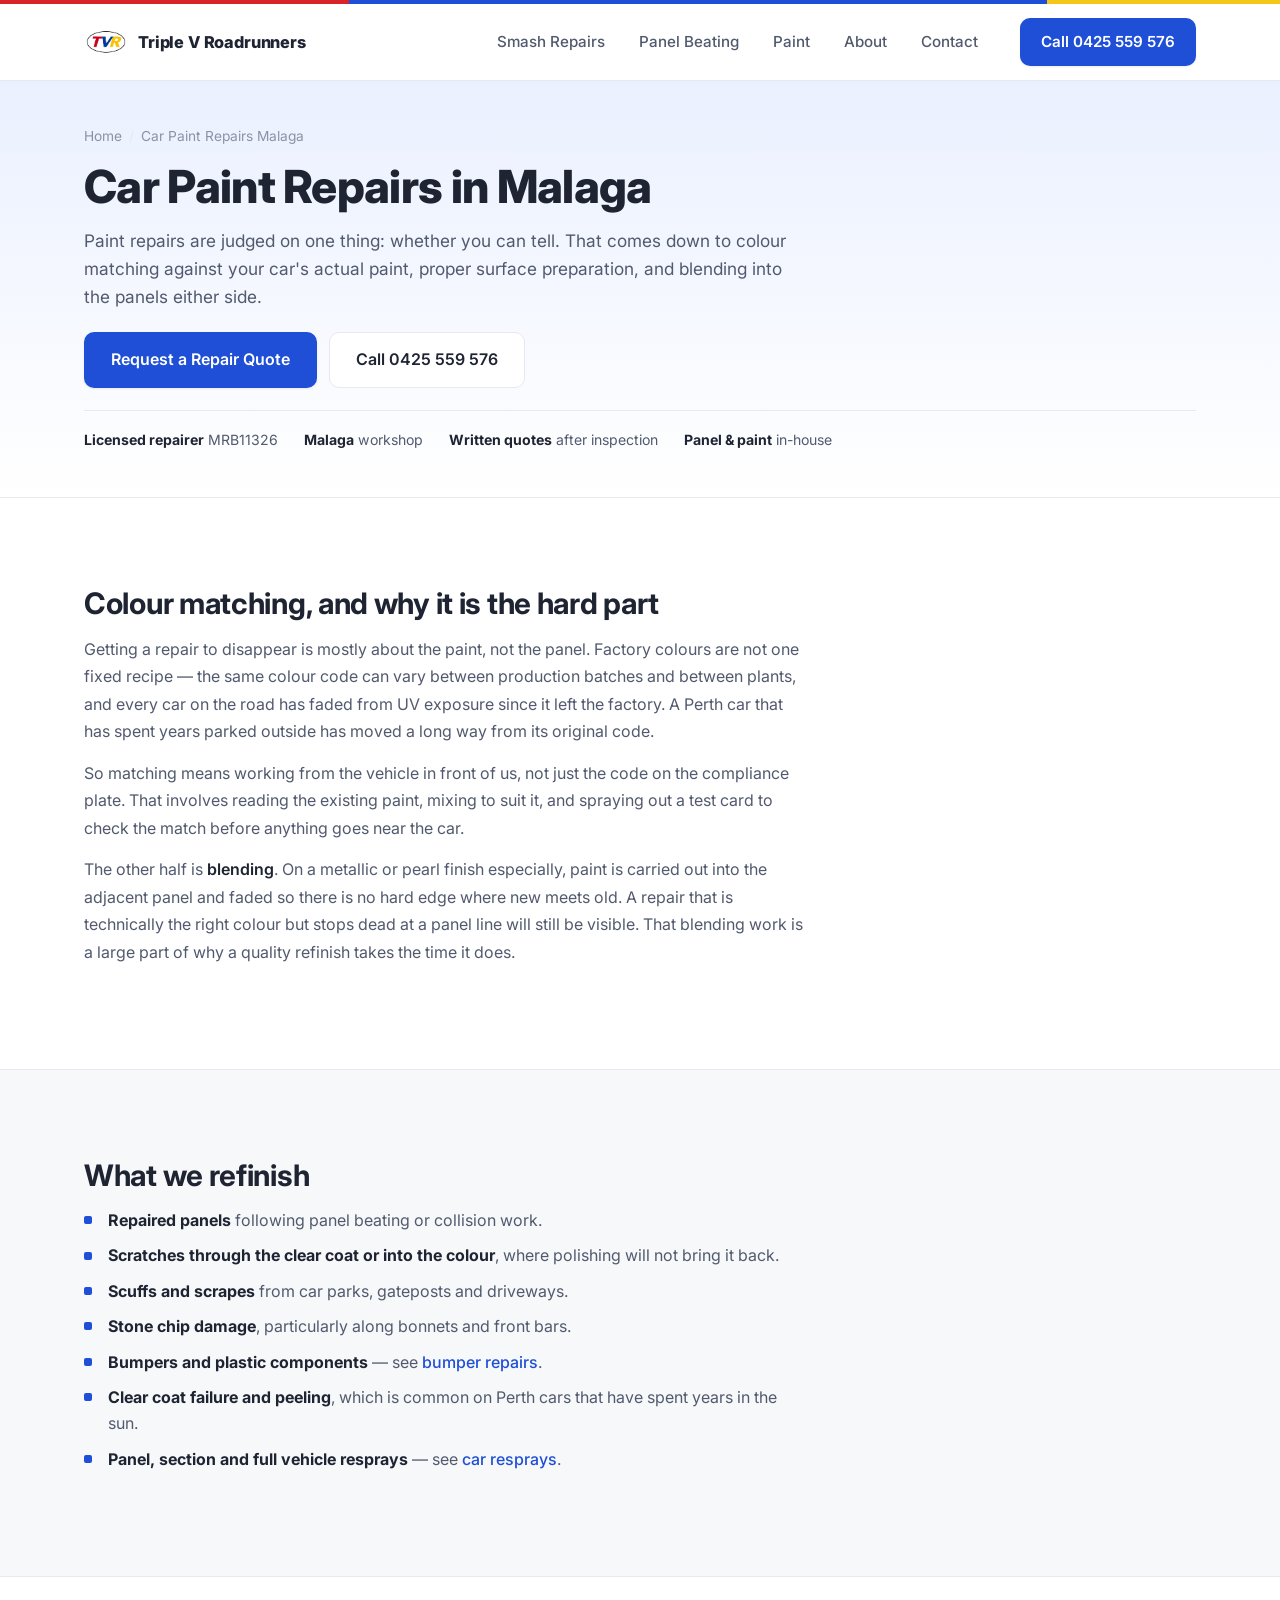
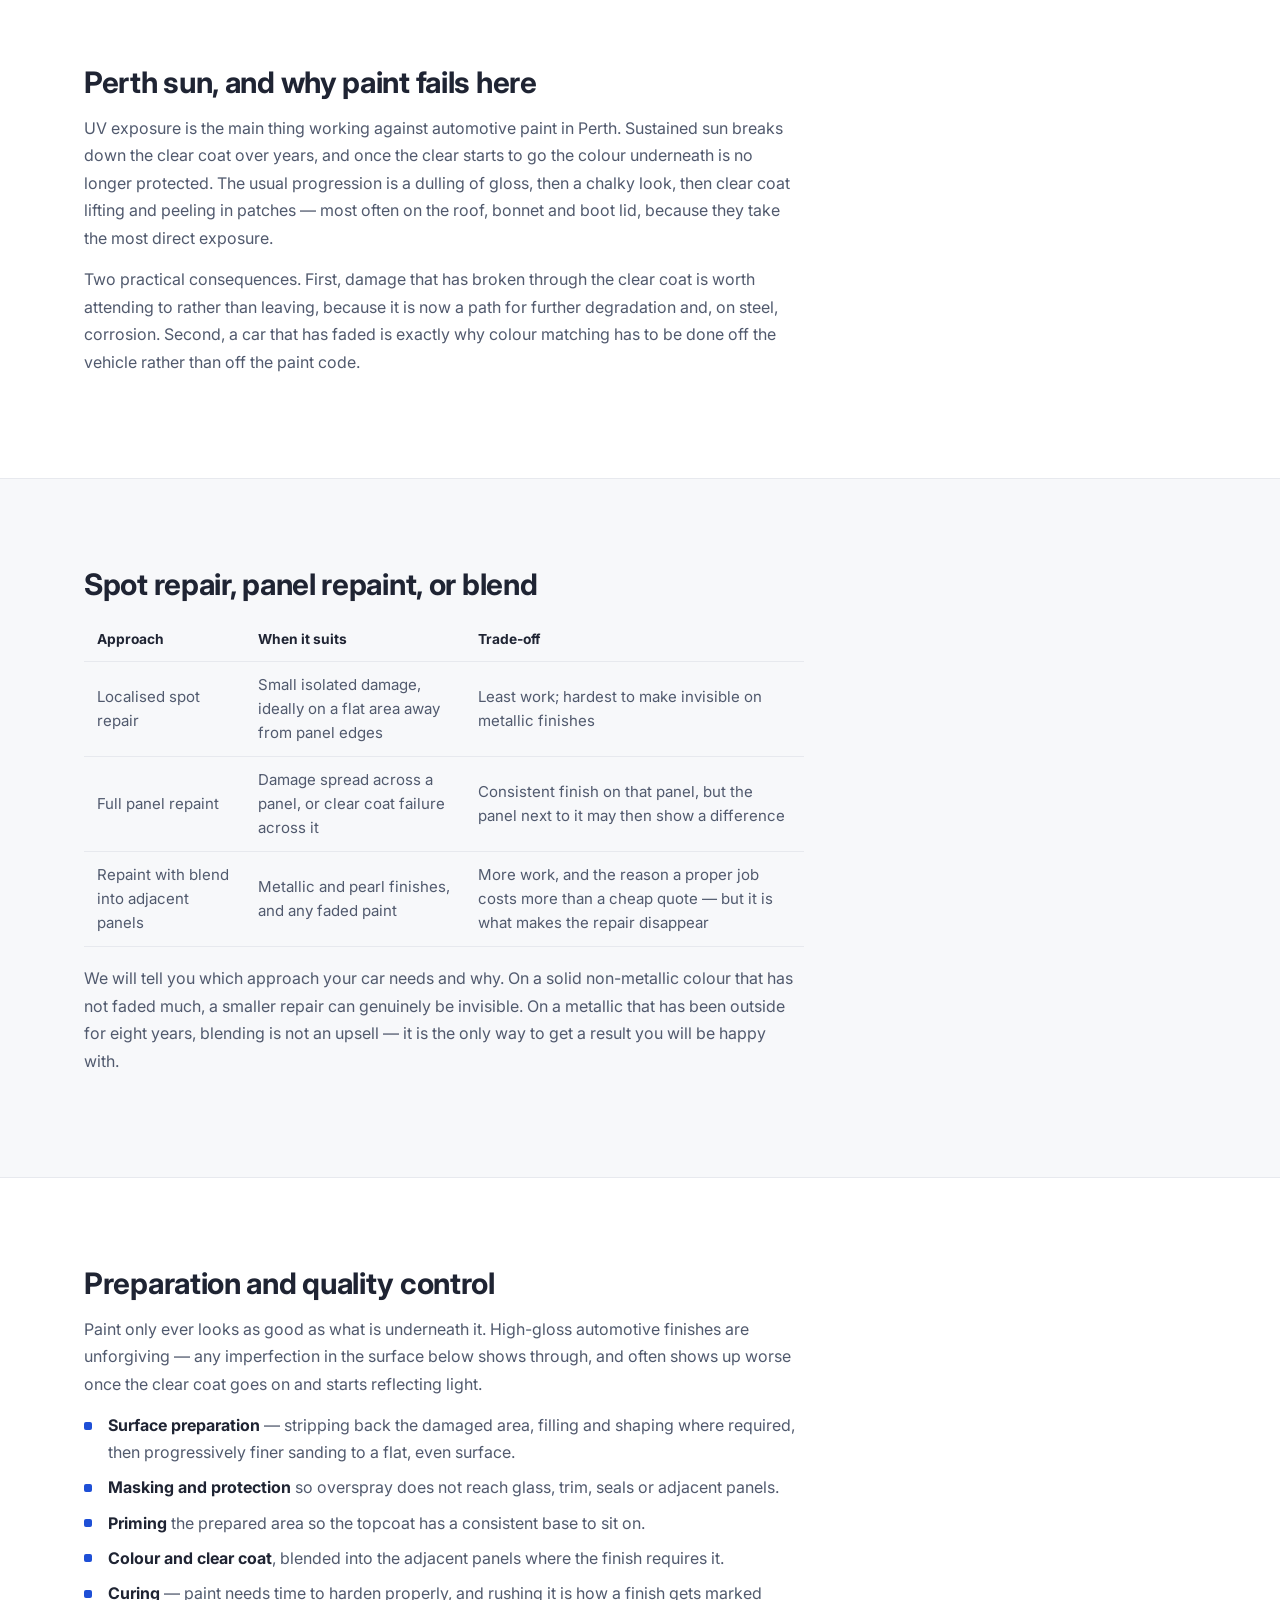
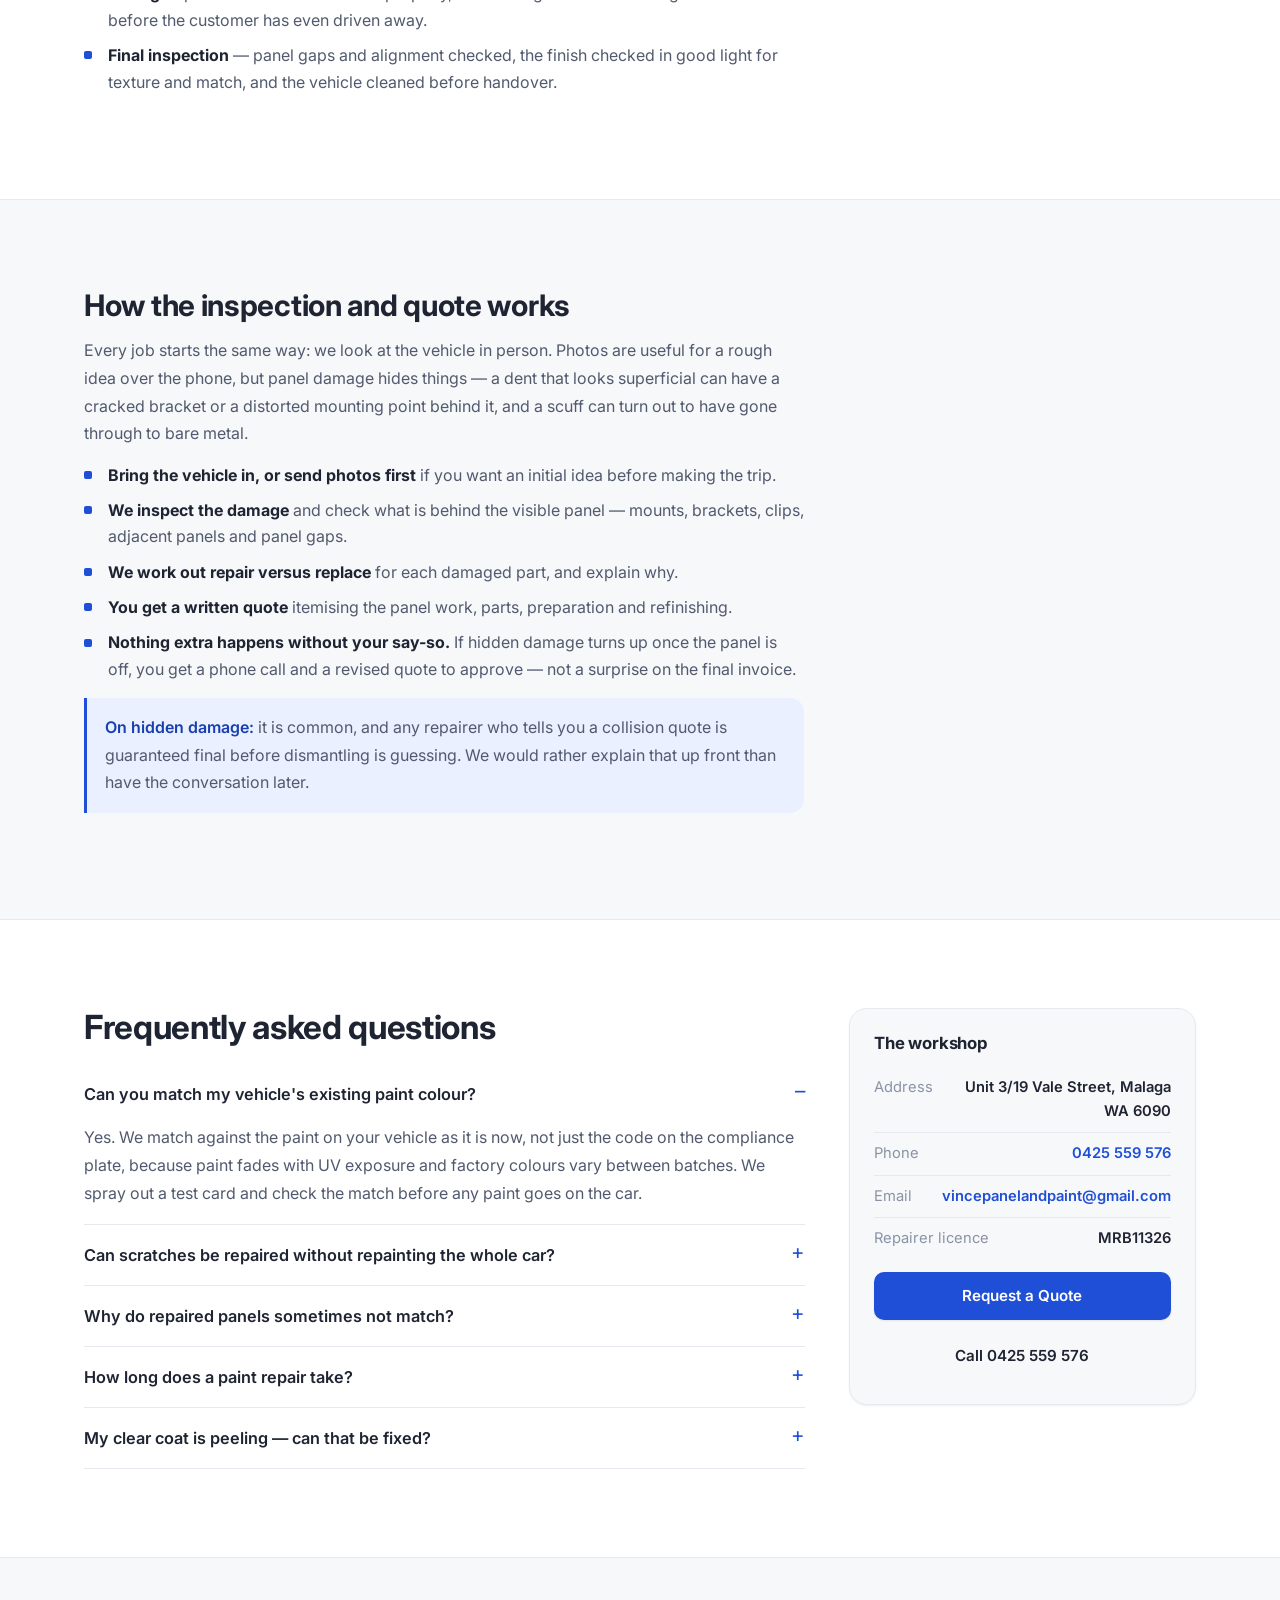
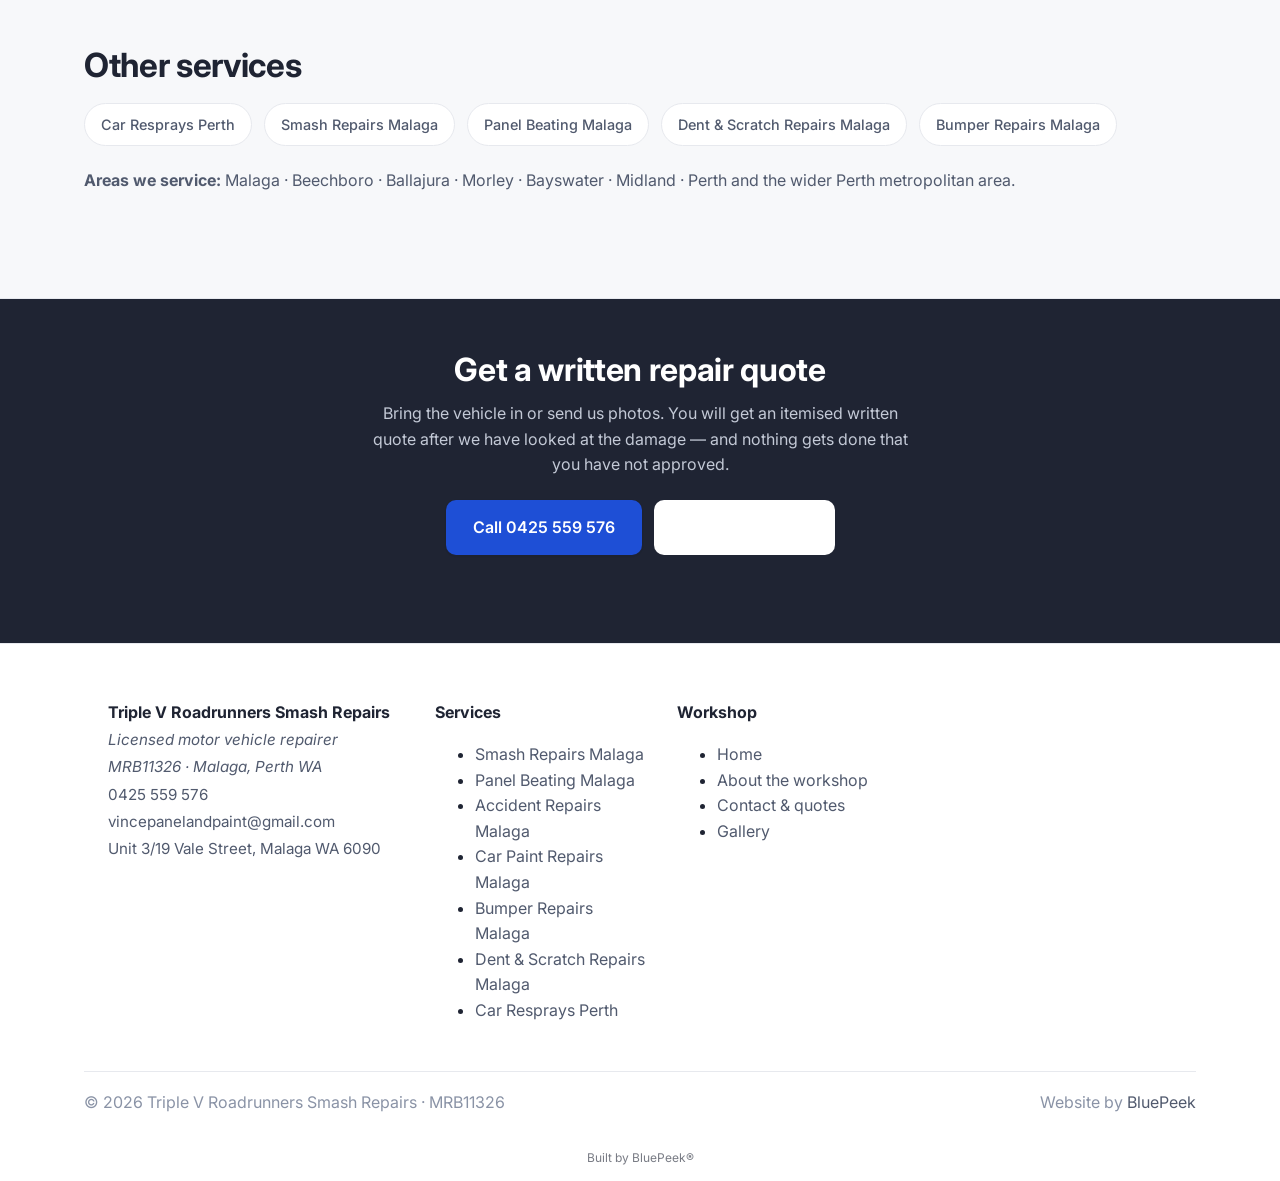
<file: car-paint-repairs-malaga.html>
<!DOCTYPE html>
<html lang="en-AU">
<head>
<meta charset="UTF-8" />
<meta name="viewport" content="width=device-width, initial-scale=1.0" />
<title>Car Paint Repairs Malaga | Paint Refinishing & Colour Match | Triple V</title>
<meta name="description" content="Car paint repairs and refinishing in Malaga, Perth. Colour matching, blending, scratch and panel repainting. MRB11326. Call 0425 559 576." />
<meta name="robots" content="index, follow, max-image-preview:large" />
<link rel="canonical" href="https://triplevroadrunnerssmashrepairs.com.au/car-paint-repairs-malaga" />
<meta name="theme-color" content="#1e4fd6" />

<meta property="og:type" content="website" />
<meta property="og:locale" content="en_AU" />
<meta property="og:site_name" content="Triple V Roadrunners Smash Repairs" />
<meta property="og:title" content="Car Paint Repairs Malaga | Paint Refinishing & Colour Match | Triple V" />
<meta property="og:description" content="Car paint repairs and refinishing in Malaga, Perth. Colour matching, blending, scratch and panel repainting. MRB11326. Call 0425 559 576." />
<meta property="og:url" content="https://triplevroadrunnerssmashrepairs.com.au/car-paint-repairs-malaga" />
<meta property="og:image" content="https://triplevroadrunnerssmashrepairs.com.au/assets/photos/workshop.webp" />
<meta name="twitter:card" content="summary_large_image" />
<meta name="twitter:title" content="Car Paint Repairs Malaga | Paint Refinishing & Colour Match | Triple V" />
<meta name="twitter:description" content="Car paint repairs and refinishing in Malaga, Perth. Colour matching, blending, scratch and panel repainting. MRB11326. Call 0425 559 576." />
<meta name="twitter:image" content="https://triplevroadrunnerssmashrepairs.com.au/assets/photos/workshop.webp" />

<link rel="icon" type="image/png" href="/assets/tvr-logo.png" />
<link rel="apple-touch-icon" href="/assets/tvr-logo.png" />
<link rel="preconnect" href="https://fonts.googleapis.com">
<link rel="preconnect" href="https://fonts.gstatic.com" crossorigin>
<link href="https://fonts.googleapis.com/css2?family=Inter:wght@400;500;600;700;800&display=swap" rel="stylesheet">
<link rel="stylesheet" href="/styles.css" />
<link rel="stylesheet" href="/page-extra.css" />

<script type="application/ld+json">
{
 "@context": "https://schema.org",
 "@type": "Service",
 "@id": "https://triplevroadrunnerssmashrepairs.com.au/car-paint-repairs-malaga#service",
 "name": "Automotive paint repairs and refinishing",
 "url": "https://triplevroadrunnerssmashrepairs.com.au/car-paint-repairs-malaga",
 "description": "Car paint repairs and refinishing in Malaga, Perth. Colour matching, blending, scratch and panel repainting. MRB11326. Call 0425 559 576.",
 "provider": {
  "@id": "https://triplevroadrunnerssmashrepairs.com.au/#business"
 },
 "areaServed": [
  {
   "@type": "City",
   "name": "Malaga, WA"
  },
  {
   "@type": "City",
   "name": "Beechboro, WA"
  },
  {
   "@type": "City",
   "name": "Ballajura, WA"
  },
  {
   "@type": "City",
   "name": "Morley, WA"
  },
  {
   "@type": "City",
   "name": "Bayswater, WA"
  },
  {
   "@type": "City",
   "name": "Midland, WA"
  },
  {
   "@type": "City",
   "name": "Perth, WA"
  }
 ]
}
</script>
<script type="application/ld+json">
{
 "@context": "https://schema.org",
 "@type": "WebPage",
 "@id": "https://triplevroadrunnerssmashrepairs.com.au/car-paint-repairs-malaga#webpage",
 "url": "https://triplevroadrunnerssmashrepairs.com.au/car-paint-repairs-malaga",
 "name": "Car Paint Repairs Malaga | Paint Refinishing & Colour Match | Triple V",
 "isPartOf": {
  "@id": "https://triplevroadrunnerssmashrepairs.com.au/#website"
 },
 "about": {
  "@id": "https://triplevroadrunnerssmashrepairs.com.au/#business"
 },
 "breadcrumb": {
  "@id": "https://triplevroadrunnerssmashrepairs.com.au/car-paint-repairs-malaga#breadcrumb"
 },
 "inLanguage": "en-AU",
 "dateModified": "2026-08-03"
}
</script>
<script type="application/ld+json">
{
 "@context": "https://schema.org",
 "@type": "BreadcrumbList",
 "@id": "https://triplevroadrunnerssmashrepairs.com.au/car-paint-repairs-malaga#breadcrumb",
 "itemListElement": [
  {
   "@type": "ListItem",
   "position": 1,
   "name": "Home",
   "item": "https://triplevroadrunnerssmashrepairs.com.au/"
  },
  {
   "@type": "ListItem",
   "position": 2,
   "name": "Car Paint Repairs Malaga"
  }
 ]
}
</script>
<script type="application/ld+json">
{
 "@context": "https://schema.org",
 "@type": "FAQPage",
 "@id": "https://triplevroadrunnerssmashrepairs.com.au/car-paint-repairs-malaga#faq",
 "mainEntity": [
  {
   "@type": "Question",
   "name": "Can you match my vehicle's existing paint colour?",
   "acceptedAnswer": {
    "@type": "Answer",
    "text": "Yes. We match against the paint on your vehicle as it is now, not just the code on the compliance plate, because paint fades with UV exposure and factory colours vary between batches. We spray out a test card and check the match before any paint goes on the car."
   }
  },
  {
   "@type": "Question",
   "name": "Can scratches be repaired without repainting the whole car?",
   "acceptedAnswer": {
    "@type": "Answer",
    "text": "Usually, yes. A scratch that has only marked the clear coat can sometimes be polished out. Deeper scratches need the area prepared and refinished, with the paint blended into the surrounding panel \u2014 not the whole vehicle repainted."
   }
  },
  {
   "@type": "Question",
   "name": "Why do repaired panels sometimes not match?",
   "acceptedAnswer": {
    "@type": "Answer",
    "text": "The usual causes are matching to the paint code instead of the faded paint on the car, not blending into adjacent panels on a metallic or pearl finish, or inadequate surface preparation showing through the topcoat. All three are avoidable, and all three are why a cheaper quote is sometimes cheaper."
   }
  },
  {
   "@type": "Question",
   "name": "How long does a paint repair take?",
   "acceptedAnswer": {
    "@type": "Answer",
    "text": "Preparation, spraying and curing all take time, and curing in particular cannot be rushed without risking the finish. A localised repair is a much shorter job than a multi-panel refinish. We confirm the timeframe when we quote."
   }
  },
  {
   "@type": "Question",
   "name": "My clear coat is peeling \u2014 can that be fixed?",
   "acceptedAnswer": {
    "@type": "Answer",
    "text": "Yes. Peeling clear coat means the affected area needs to be prepared back and refinished; polishing will not recover it. It is common on Perth cars, usually on the roof, bonnet and boot, and it is worth addressing before the colour underneath is left unprotected."
   }
  }
 ]
}
</script>
<script>
(function(){fetch("https://bluepeekdashboard.com.au/api/site-status?domain="+location.hostname).then(function(r){return r.json();}).then(function(d){if(d&&d.suspended){var o=document.createElement('div');o.setAttribute('style','position:fixed;inset:0;z-index:99999;display:grid;place-items:center;font-family:system-ui,sans-serif;background:#0b1220;color:#e8edf5;text-align:center;padding:24px');o.innerHTML='<div><p style="font-size:1.5rem;margin:0 0 .5rem;font-weight:600">This site is temporarily unavailable</p><p style="color:#9fb0c8;max-width:32rem">The account is on hold. If you\'re the owner, please contact Bluepeek to restore your website.</p></div>';document.body.appendChild(o);}}).catch(function(){});})();
</script>
</head>
<body>
<div class="accent-bar" aria-hidden="true">
  <span class="accent-bar-red"></span><span class="accent-bar-blue"></span><span class="accent-bar-yellow"></span>
</div>
<header class="site-header">
  <div class="container header-inner">
    <a href="/" class="logo">
      <img src="/assets/tvr-logo.png" alt="Triple V Roadrunners Smash Repairs logo" class="logo-img" width="44" height="44" />
      <span class="logo-text">Triple V Roadrunners</span>
    </a>
    <nav class="main-nav" aria-label="Main navigation">
      <a href="/smash-repairs-malaga">Smash Repairs</a>
      <a href="/panel-beating-malaga">Panel Beating</a>
      <a href="/car-paint-repairs-malaga">Paint</a>
      <a href="/about">About</a>
      <a href="/contact">Contact</a>
    </nav>
    <a href="tel:0425559576" class="btn btn-primary btn-call" data-bp="phone">Call 0425 559 576</a>
  </div>
</header>

<section class="page-hero">
  <div class="container">
    <p class="crumb"><a href="/">Home</a><span>/</span>Car Paint Repairs Malaga</p>
    <h1>Car Paint Repairs in Malaga</h1>
    <p class="lead">Paint repairs are judged on one thing: whether you can tell. That comes down to colour matching against your car's actual paint, proper surface preparation, and blending into the panels either side.</p>
    <div class="hero-actions">
      <a href="/contact" class="btn btn-primary btn-lg">Request a Repair Quote</a>
      <a href="tel:0425559576" class="btn btn-outline btn-lg" data-bp="phone">Call 0425 559 576</a>
    </div>
    <div class="trustline">
      <div><b>Licensed repairer</b> MRB11326</div>
      <div><b>Malaga</b> workshop</div>
      <div><b>Written quotes</b> after inspection</div>
      <div><b>Panel &amp; paint</b> in-house</div>
    </div>
  </div>
</section>

<section class="section">
  <div class="container">
    <div class="prose">
      <h2>Colour matching, and why it is the hard part</h2>
      <p>Getting a repair to disappear is mostly about the paint, not the panel. Factory colours are not one fixed recipe — the same colour code can vary between production batches and between plants, and every car on the road has faded from UV exposure since it left the factory. A Perth car that has spent years parked outside has moved a long way from its original code.</p>
      <p>So matching means working from the vehicle in front of us, not just the code on the compliance plate. That involves reading the existing paint, mixing to suit it, and spraying out a test card to check the match before anything goes near the car.</p>
      <p>The other half is <strong>blending</strong>. On a metallic or pearl finish especially, paint is carried out into the adjacent panel and faded so there is no hard edge where new meets old. A repair that is technically the right colour but stops dead at a panel line will still be visible. That blending work is a large part of why a quality refinish takes the time it does.</p>
    </div>
  </div>
</section>
<section class="section section-alt">
  <div class="container">
    <div class="prose">
      <h2>What we refinish</h2>
      <ul><li><strong>Repaired panels</strong> following panel beating or collision work.</li><li><strong>Scratches through the clear coat or into the colour</strong>, where polishing will not bring it back.</li><li><strong>Scuffs and scrapes</strong> from car parks, gateposts and driveways.</li><li><strong>Stone chip damage</strong>, particularly along bonnets and front bars.</li><li><strong>Bumpers and plastic components</strong> — see <a href='/bumper-repairs-malaga'>bumper repairs</a>.</li><li><strong>Clear coat failure and peeling</strong>, which is common on Perth cars that have spent years in the sun.</li><li><strong>Panel, section and full vehicle resprays</strong> — see <a href='/car-resprays-perth'>car resprays</a>.</li></ul>
    </div>
  </div>
</section>
<section class="section">
  <div class="container">
    <div class="prose">
      <h2>Perth sun, and why paint fails here</h2>
      <p>UV exposure is the main thing working against automotive paint in Perth. Sustained sun breaks down the clear coat over years, and once the clear starts to go the colour underneath is no longer protected. The usual progression is a dulling of gloss, then a chalky look, then clear coat lifting and peeling in patches — most often on the roof, bonnet and boot lid, because they take the most direct exposure.</p>
      <p>Two practical consequences. First, damage that has broken through the clear coat is worth attending to rather than leaving, because it is now a path for further degradation and, on steel, corrosion. Second, a car that has faded is exactly why colour matching has to be done off the vehicle rather than off the paint code.</p>
    </div>
  </div>
</section>
<section class="section section-alt">
  <div class="container">
    <div class="prose">
      <h2>Spot repair, panel repaint, or blend</h2>
      <div class='table-wrap'><table><tr><th>Approach</th><th>When it suits</th><th>Trade-off</th></tr><tr><td>Localised spot repair</td><td>Small isolated damage, ideally on a flat area away from panel edges</td><td>Least work; hardest to make invisible on metallic finishes</td></tr><tr><td>Full panel repaint</td><td>Damage spread across a panel, or clear coat failure across it</td><td>Consistent finish on that panel, but the panel next to it may then show a difference</td></tr><tr><td>Repaint with blend into adjacent panels</td><td>Metallic and pearl finishes, and any faded paint</td><td>More work, and the reason a proper job costs more than a cheap quote — but it is what makes the repair disappear</td></tr></table></div>
      <p>We will tell you which approach your car needs and why. On a solid non-metallic colour that has not faded much, a smaller repair can genuinely be invisible. On a metallic that has been outside for eight years, blending is not an upsell — it is the only way to get a result you will be happy with.</p>
    </div>
  </div>
</section>
<section class="section">
  <div class="container">
    <div class="prose">
      <h2>Preparation and quality control</h2>
      <p>Paint only ever looks as good as what is underneath it. High-gloss automotive finishes are unforgiving — any imperfection in the surface below shows through, and often shows up worse once the clear coat goes on and starts reflecting light.</p>
      <ul><li><strong>Surface preparation</strong> — stripping back the damaged area, filling and shaping where required, then progressively finer sanding to a flat, even surface.</li><li><strong>Masking and protection</strong> so overspray does not reach glass, trim, seals or adjacent panels.</li><li><strong>Priming</strong> the prepared area so the topcoat has a consistent base to sit on.</li><li><strong>Colour and clear coat</strong>, blended into the adjacent panels where the finish requires it.</li><li><strong>Curing</strong> — paint needs time to harden properly, and rushing it is how a finish gets marked before the customer has even driven away.</li><li><strong>Final inspection</strong> — panel gaps and alignment checked, the finish checked in good light for texture and match, and the vehicle cleaned before handover.</li></ul>
    </div>
  </div>
</section>
<section class="section section-alt">
  <div class="container">
    <div class="prose">
      <h2>How the inspection and quote works</h2>
      <p>Every job starts the same way: we look at the vehicle in person. Photos are useful for a rough idea over the phone, but panel damage hides things — a dent that looks superficial can have a cracked bracket or a distorted mounting point behind it, and a scuff can turn out to have gone through to bare metal.</p>
      <ul><li><strong>Bring the vehicle in, or send photos first</strong> if you want an initial idea before making the trip.</li><li><strong>We inspect the damage</strong> and check what is behind the visible panel — mounts, brackets, clips, adjacent panels and panel gaps.</li><li><strong>We work out repair versus replace</strong> for each damaged part, and explain why.</li><li><strong>You get a written quote</strong> itemising the panel work, parts, preparation and refinishing.</li><li><strong>Nothing extra happens without your say-so.</strong> If hidden damage turns up once the panel is off, you get a phone call and a revised quote to approve — not a surprise on the final invoice.</li></ul>
      <div class='callout'><p><strong>On hidden damage:</strong> it is common, and any repairer who tells you a collision quote is guaranteed final before dismantling is guessing. We would rather explain that up front than have the conversation later.</p></div>
    </div>
  </div>
</section>

<section class="section">
  <div class="container">
    <div class="page-grid">
      <div>
        <h2>Frequently asked questions</h2>
        <div class="faq-acc">
        <details open><summary>Can you match my vehicle's existing paint colour?</summary><div><p>Yes. We match against the paint on your vehicle as it is now, not just the code on the compliance plate, because paint fades with UV exposure and factory colours vary between batches. We spray out a test card and check the match before any paint goes on the car.</p></div></details>
        <details><summary>Can scratches be repaired without repainting the whole car?</summary><div><p>Usually, yes. A scratch that has only marked the clear coat can sometimes be polished out. Deeper scratches need the area prepared and refinished, with the paint blended into the surrounding panel — not the whole vehicle repainted.</p></div></details>
        <details><summary>Why do repaired panels sometimes not match?</summary><div><p>The usual causes are matching to the paint code instead of the faded paint on the car, not blending into adjacent panels on a metallic or pearl finish, or inadequate surface preparation showing through the topcoat. All three are avoidable, and all three are why a cheaper quote is sometimes cheaper.</p></div></details>
        <details><summary>How long does a paint repair take?</summary><div><p>Preparation, spraying and curing all take time, and curing in particular cannot be rushed without risking the finish. A localised repair is a much shorter job than a multi-panel refinish. We confirm the timeframe when we quote.</p></div></details>
        <details><summary>My clear coat is peeling — can that be fixed?</summary><div><p>Yes. Peeling clear coat means the affected area needs to be prepared back and refinished; polishing will not recover it. It is common on Perth cars, usually on the roof, bonnet and boot, and it is worth addressing before the colour underneath is left unprotected.</p></div></details>
        </div>
      </div>
      <aside class="side">
        <h3>The workshop</h3>
        <div class="row"><span>Address</span><b>Unit 3/19 Vale Street, Malaga WA 6090</b></div>
        <div class="row"><span>Phone</span><b><a href="tel:0425559576" data-bp="phone">0425 559 576</a></b></div>
        <div class="row"><span>Email</span><b><a href="mailto:vincepanelandpaint@gmail.com">vincepanelandpaint@gmail.com</a></b></div>
        <div class="row"><span>Repairer licence</span><b>MRB11326</b></div>
        <a href="/contact" class="btn btn-primary">Request a Quote</a>
        <a href="tel:0425559576" class="btn btn-ghost" data-bp="phone">Call 0425 559 576</a>
      </aside>
    </div>
  </div>
</section>

<section class="section section-alt">
  <div class="container">
    <h2>Other services</h2>
    <div class="linkrow">
      <a href="/car-resprays-perth">Car Resprays Perth</a>
      <a href="/smash-repairs-malaga">Smash Repairs Malaga</a>
      <a href="/panel-beating-malaga">Panel Beating Malaga</a>
      <a href="/dent-and-scratch-repairs-malaga">Dent & Scratch Repairs Malaga</a>
      <a href="/bumper-repairs-malaga">Bumper Repairs Malaga</a>
    </div>
    <p style="margin-top:22px;color:var(--ink-soft)"><strong>Areas we service:</strong>
    Malaga &middot; Beechboro &middot; Ballajura &middot; Morley &middot; Bayswater &middot; Midland &middot; Perth and the wider Perth metropolitan area.</p>
  </div>
</section>

<section class="cta-band">
  <div class="container">
    <h2>Get a written repair quote</h2>
    <p>Bring the vehicle in or send us photos. You will get an itemised written quote after we have
    looked at the damage &mdash; and nothing gets done that you have not approved.</p>
    <div class="hero-actions">
      <a href="tel:0425559576" class="btn btn-primary btn-lg" data-bp="phone">Call 0425 559 576</a>
      <a href="/contact" class="btn btn-outline btn-lg">Request a Quote</a>
    </div>
  </div>
</section>

<footer class="site-footer">
  <div class="container">
    <div class="footer-inner">
      <div class="footer-brand">
        <strong>Triple V Roadrunners Smash Repairs</strong>
        <p class="footer-tag">Licensed motor vehicle repairer MRB11326 &middot; Malaga, Perth WA</p>
        <p><a href="tel:0425559576" data-bp="phone">0425 559 576</a><br>
        <a href="mailto:vincepanelandpaint@gmail.com">vincepanelandpaint@gmail.com</a><br>
        Unit 3/19 Vale Street, Malaga WA 6090</p>
      </div>
      <div>
        <strong>Services</strong>
        <ul>
          <li><a href="/smash-repairs-malaga">Smash Repairs Malaga</a></li>
          <li><a href="/panel-beating-malaga">Panel Beating Malaga</a></li>
          <li><a href="/accident-repairs-malaga">Accident Repairs Malaga</a></li>
          <li><a href="/car-paint-repairs-malaga">Car Paint Repairs Malaga</a></li>
          <li><a href="/bumper-repairs-malaga">Bumper Repairs Malaga</a></li>
          <li><a href="/dent-and-scratch-repairs-malaga">Dent & Scratch Repairs Malaga</a></li>
          <li><a href="/car-resprays-perth">Car Resprays Perth</a></li>
        </ul>
      </div>
      <div>
        <strong>Workshop</strong>
        <ul>
          <li><a href="/">Home</a></li>
          <li><a href="/about">About the workshop</a></li>
          <li><a href="/contact">Contact &amp; quotes</a></li>
          <li><a href="/#gallery">Gallery</a></li>
        </ul>
      </div>
    </div>
    <div class="footer-bottom">
      <div class="footer-bottom-inner">
        <span>&copy; 2026 Triple V Roadrunners Smash Repairs &middot; MRB11326</span>
        <span>Website by <a href="https://bluepeek.com.au" rel="noopener">BluePeek</a></span>
      </div>
    </div>
  </div>
<div style="text-align:center;padding:14px 16px;font-size:12px;opacity:.6">Built by <a href="https://bluepeek.com.au" target="_blank" rel="noopener" style="color:inherit;text-decoration:none">BluePeek&#174;</a></div>
</footer>
  <script src="https://bluepeekdashboard.com.au/bp-live.js" defer></script>
</body>
</html>
</file>
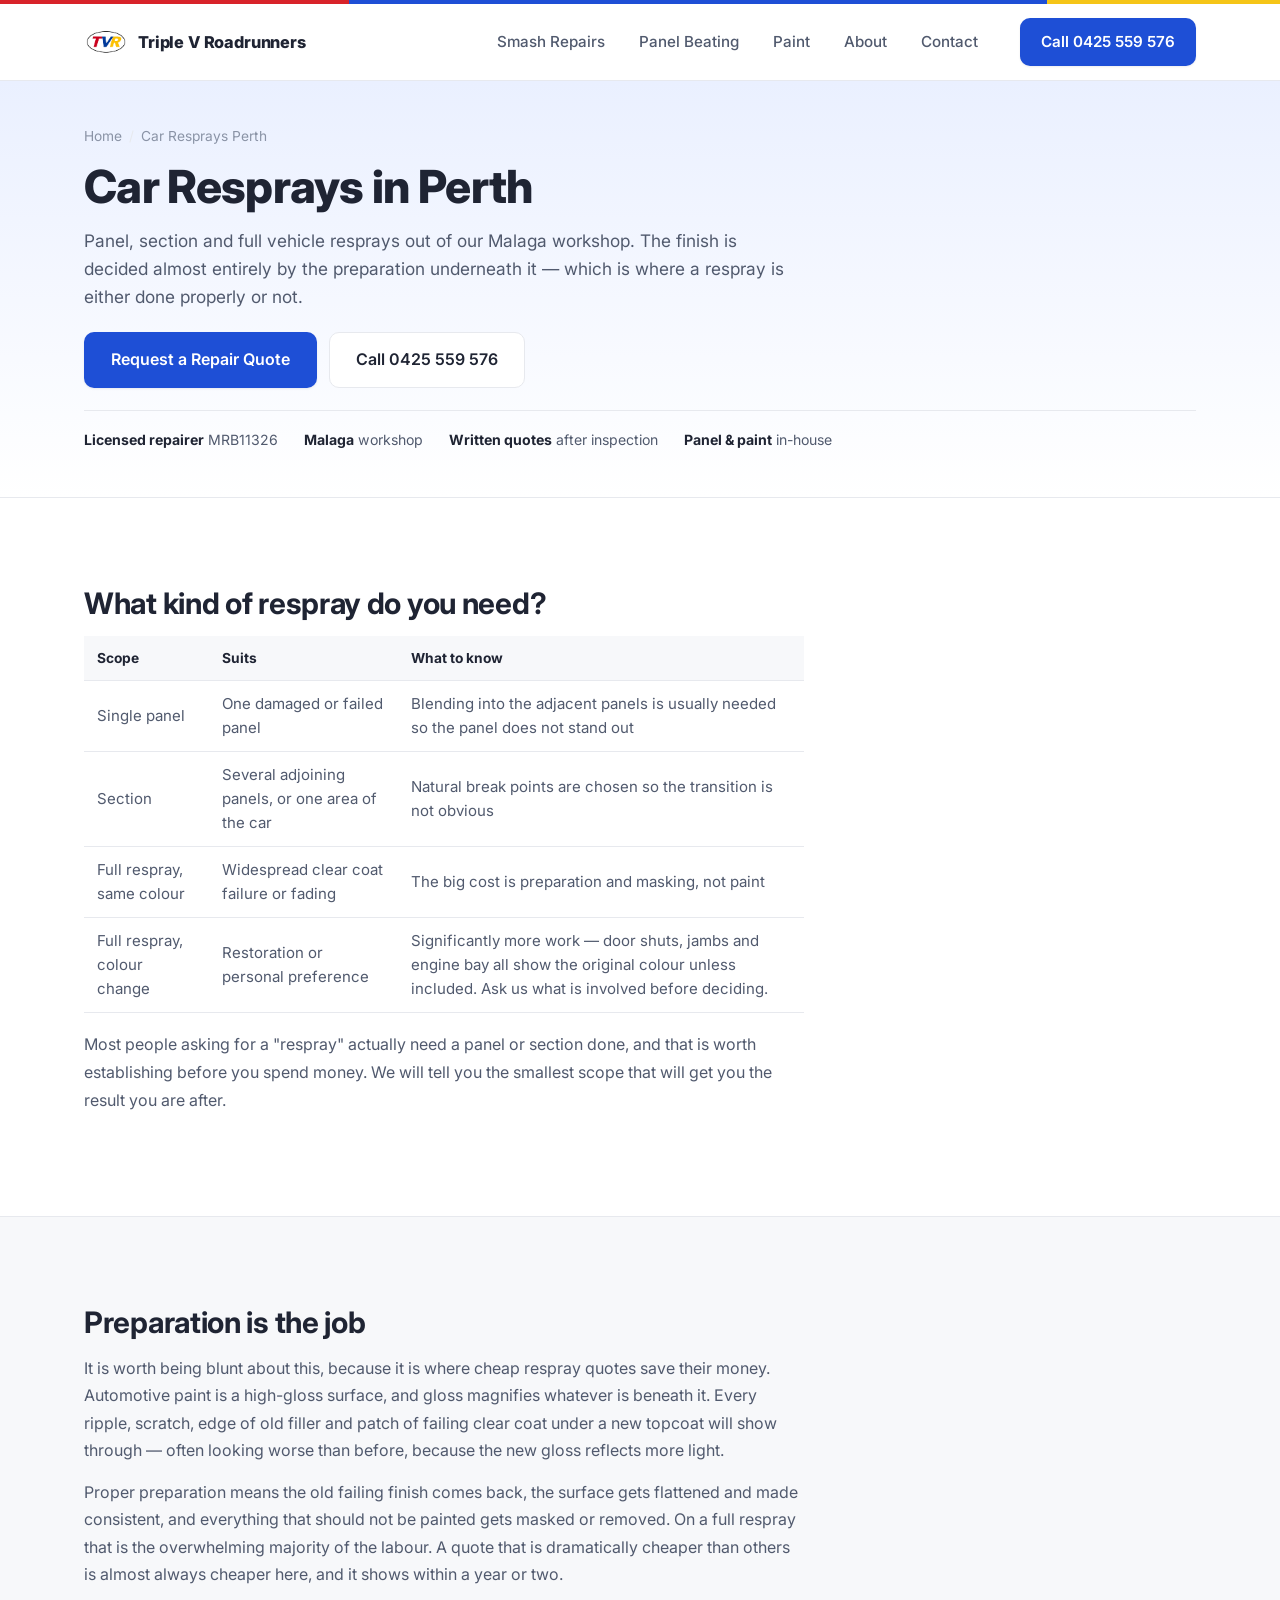
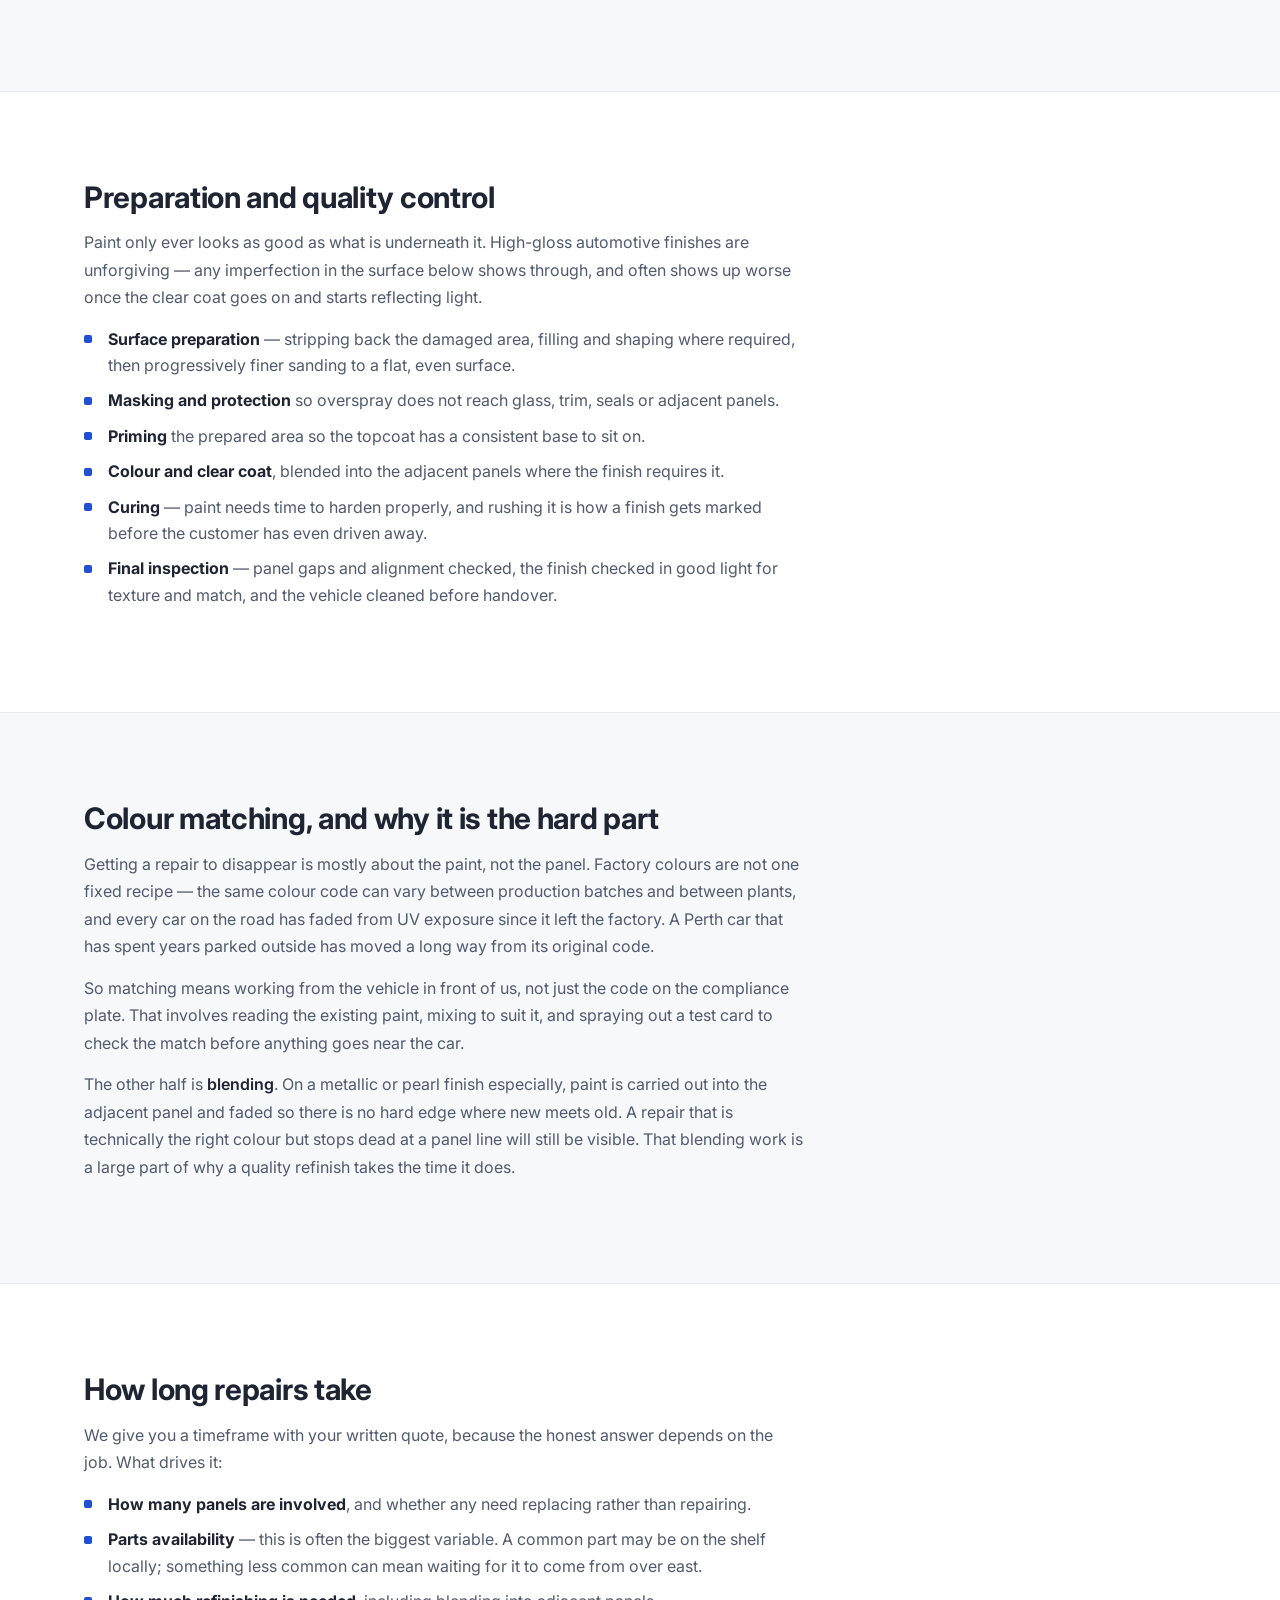
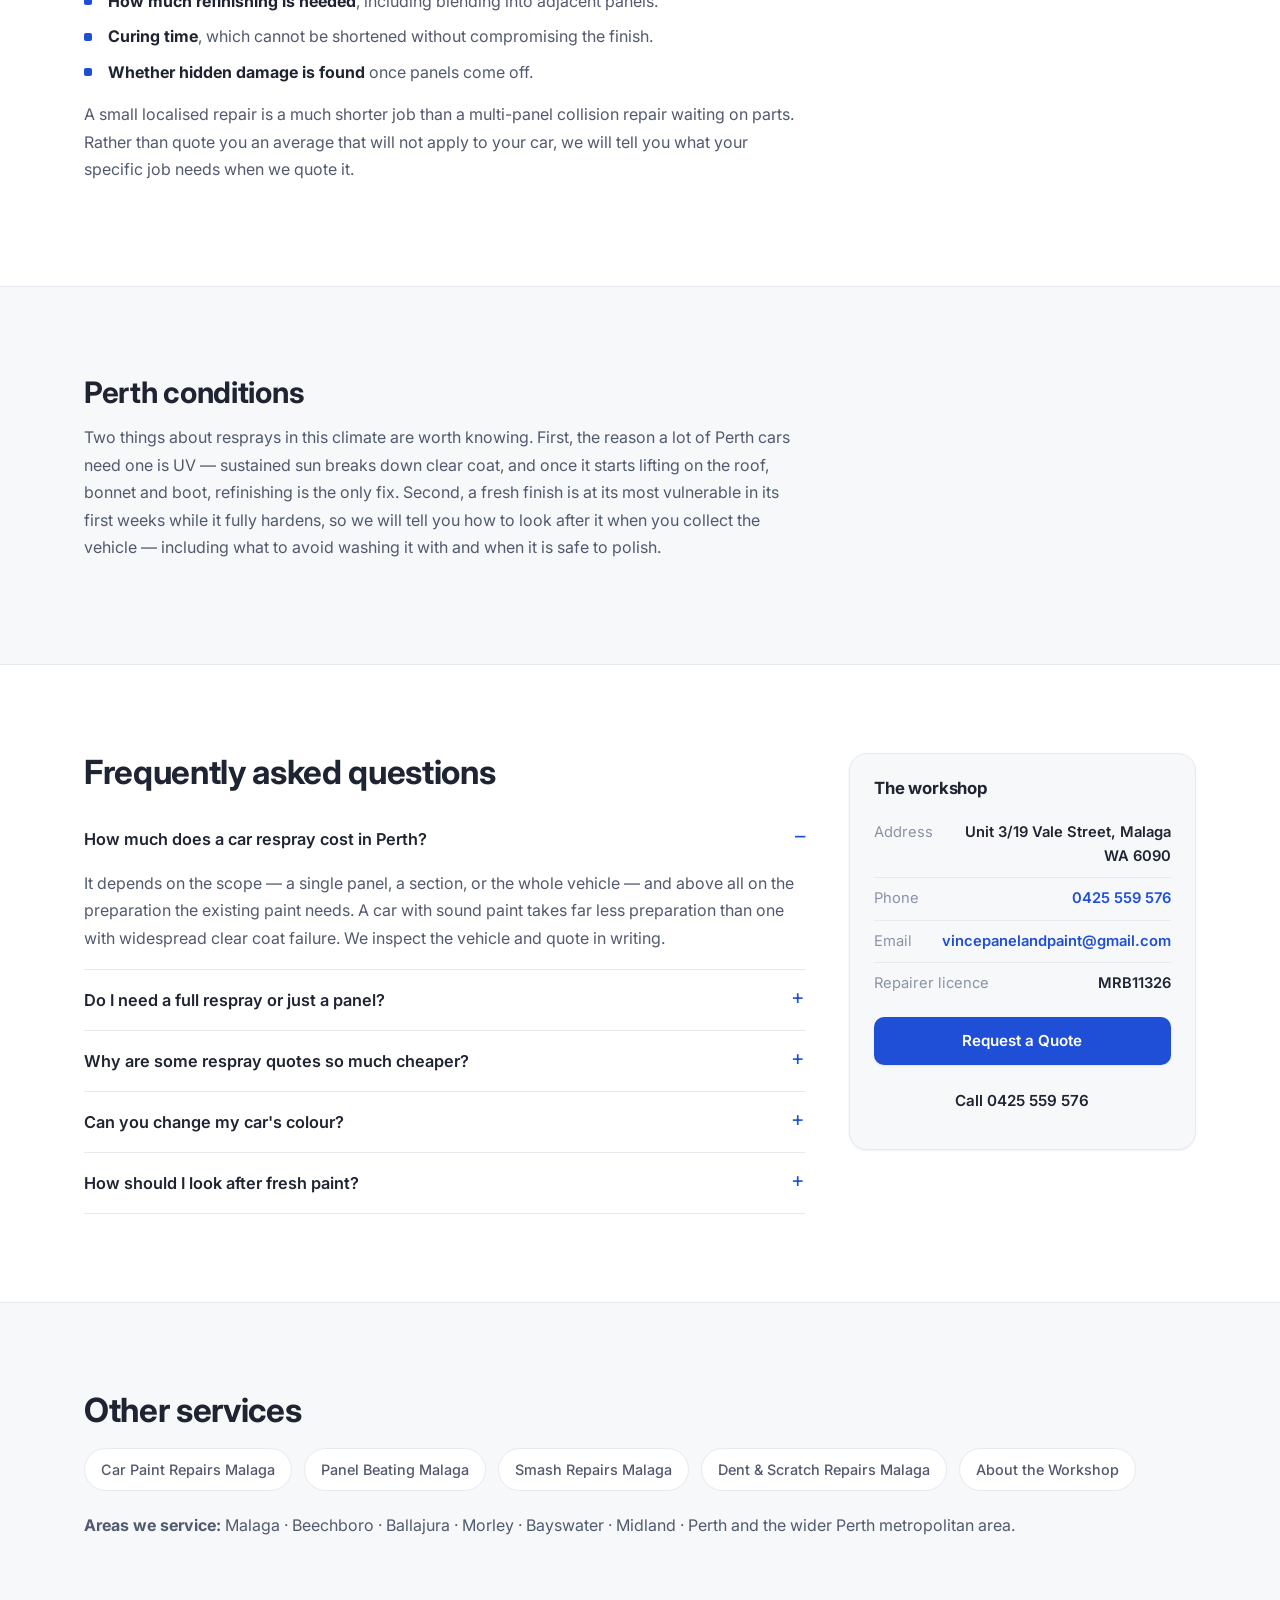
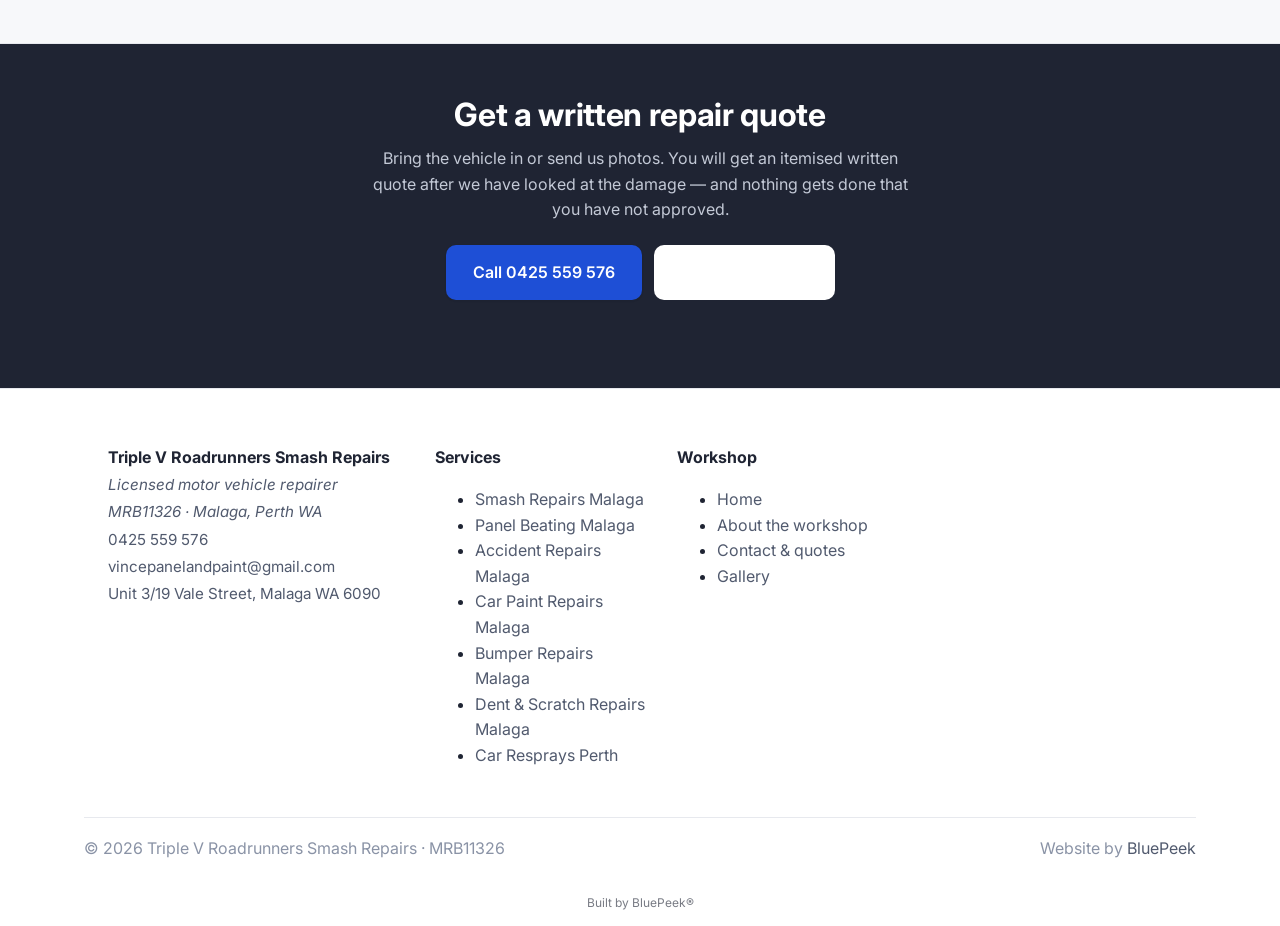
<file: car-resprays-perth.html>
<!DOCTYPE html>
<html lang="en-AU">
<head>
<meta charset="UTF-8" />
<meta name="viewport" content="width=device-width, initial-scale=1.0" />
<title>Car Resprays Perth | Panel, Section & Full Resprays | Triple V Roadrunners</title>
<meta name="description" content="Car resprays in Perth from our Malaga workshop. Panel, section and full vehicle resprays with preparation and colour matching. Call 0425 559 576." />
<meta name="robots" content="index, follow, max-image-preview:large" />
<link rel="canonical" href="https://triplevroadrunnerssmashrepairs.com.au/car-resprays-perth" />
<meta name="theme-color" content="#1e4fd6" />

<meta property="og:type" content="website" />
<meta property="og:locale" content="en_AU" />
<meta property="og:site_name" content="Triple V Roadrunners Smash Repairs" />
<meta property="og:title" content="Car Resprays Perth | Panel, Section & Full Resprays | Triple V Roadrunners" />
<meta property="og:description" content="Car resprays in Perth from our Malaga workshop. Panel, section and full vehicle resprays with preparation and colour matching. Call 0425 559 576." />
<meta property="og:url" content="https://triplevroadrunnerssmashrepairs.com.au/car-resprays-perth" />
<meta property="og:image" content="https://triplevroadrunnerssmashrepairs.com.au/assets/photos/workshop.webp" />
<meta name="twitter:card" content="summary_large_image" />
<meta name="twitter:title" content="Car Resprays Perth | Panel, Section & Full Resprays | Triple V Roadrunners" />
<meta name="twitter:description" content="Car resprays in Perth from our Malaga workshop. Panel, section and full vehicle resprays with preparation and colour matching. Call 0425 559 576." />
<meta name="twitter:image" content="https://triplevroadrunnerssmashrepairs.com.au/assets/photos/workshop.webp" />

<link rel="icon" type="image/png" href="/assets/tvr-logo.png" />
<link rel="apple-touch-icon" href="/assets/tvr-logo.png" />
<link rel="preconnect" href="https://fonts.googleapis.com">
<link rel="preconnect" href="https://fonts.gstatic.com" crossorigin>
<link href="https://fonts.googleapis.com/css2?family=Inter:wght@400;500;600;700;800&display=swap" rel="stylesheet">
<link rel="stylesheet" href="/styles.css" />
<link rel="stylesheet" href="/page-extra.css" />

<script type="application/ld+json">
{
 "@context": "https://schema.org",
 "@type": "Service",
 "@id": "https://triplevroadrunnerssmashrepairs.com.au/car-resprays-perth#service",
 "name": "Automotive resprays",
 "url": "https://triplevroadrunnerssmashrepairs.com.au/car-resprays-perth",
 "description": "Car resprays in Perth from our Malaga workshop. Panel, section and full vehicle resprays with preparation and colour matching. Call 0425 559 576.",
 "provider": {
  "@id": "https://triplevroadrunnerssmashrepairs.com.au/#business"
 },
 "areaServed": [
  {
   "@type": "City",
   "name": "Malaga, WA"
  },
  {
   "@type": "City",
   "name": "Beechboro, WA"
  },
  {
   "@type": "City",
   "name": "Ballajura, WA"
  },
  {
   "@type": "City",
   "name": "Morley, WA"
  },
  {
   "@type": "City",
   "name": "Bayswater, WA"
  },
  {
   "@type": "City",
   "name": "Midland, WA"
  },
  {
   "@type": "City",
   "name": "Perth, WA"
  }
 ]
}
</script>
<script type="application/ld+json">
{
 "@context": "https://schema.org",
 "@type": "WebPage",
 "@id": "https://triplevroadrunnerssmashrepairs.com.au/car-resprays-perth#webpage",
 "url": "https://triplevroadrunnerssmashrepairs.com.au/car-resprays-perth",
 "name": "Car Resprays Perth | Panel, Section & Full Resprays | Triple V Roadrunners",
 "isPartOf": {
  "@id": "https://triplevroadrunnerssmashrepairs.com.au/#website"
 },
 "about": {
  "@id": "https://triplevroadrunnerssmashrepairs.com.au/#business"
 },
 "breadcrumb": {
  "@id": "https://triplevroadrunnerssmashrepairs.com.au/car-resprays-perth#breadcrumb"
 },
 "inLanguage": "en-AU",
 "dateModified": "2026-08-03"
}
</script>
<script type="application/ld+json">
{
 "@context": "https://schema.org",
 "@type": "BreadcrumbList",
 "@id": "https://triplevroadrunnerssmashrepairs.com.au/car-resprays-perth#breadcrumb",
 "itemListElement": [
  {
   "@type": "ListItem",
   "position": 1,
   "name": "Home",
   "item": "https://triplevroadrunnerssmashrepairs.com.au/"
  },
  {
   "@type": "ListItem",
   "position": 2,
   "name": "Car Resprays Perth"
  }
 ]
}
</script>
<script type="application/ld+json">
{
 "@context": "https://schema.org",
 "@type": "FAQPage",
 "@id": "https://triplevroadrunnerssmashrepairs.com.au/car-resprays-perth#faq",
 "mainEntity": [
  {
   "@type": "Question",
   "name": "How much does a car respray cost in Perth?",
   "acceptedAnswer": {
    "@type": "Answer",
    "text": "It depends on the scope \u2014 a single panel, a section, or the whole vehicle \u2014 and above all on the preparation the existing paint needs. A car with sound paint takes far less preparation than one with widespread clear coat failure. We inspect the vehicle and quote in writing."
   }
  },
  {
   "@type": "Question",
   "name": "Do I need a full respray or just a panel?",
   "acceptedAnswer": {
    "@type": "Answer",
    "text": "Most people who ask about a respray need a panel or a section rather than the whole car. It depends on how widespread the damage or clear coat failure is. We will recommend the smallest scope that gets you the result you want."
   }
  },
  {
   "@type": "Question",
   "name": "Why are some respray quotes so much cheaper?",
   "acceptedAnswer": {
    "@type": "Answer",
    "text": "Almost always because of preparation. Preparation is the bulk of the labour in a respray, and it is what determines whether the finish still looks good in two years. Paint sprayed over an inadequately prepared surface shows every flaw underneath it."
   }
  },
  {
   "@type": "Question",
   "name": "Can you change my car's colour?",
   "acceptedAnswer": {
    "@type": "Answer",
    "text": "It is possible, but it is considerably more work than a same-colour respray, because door shuts, jambs and the engine bay all show the original colour unless they are included. Talk to us about what is involved before committing to it."
   }
  },
  {
   "@type": "Question",
   "name": "How should I look after fresh paint?",
   "acceptedAnswer": {
    "@type": "Answer",
    "text": "New paint is at its most vulnerable in the first weeks while it hardens fully. We will give you specific guidance when you collect the vehicle, covering what to wash it with, what to avoid, and when it is safe to polish or wax."
   }
  }
 ]
}
</script>
<script>
(function(){fetch("https://bluepeekdashboard.com.au/api/site-status?domain="+location.hostname).then(function(r){return r.json();}).then(function(d){if(d&&d.suspended){var o=document.createElement('div');o.setAttribute('style','position:fixed;inset:0;z-index:99999;display:grid;place-items:center;font-family:system-ui,sans-serif;background:#0b1220;color:#e8edf5;text-align:center;padding:24px');o.innerHTML='<div><p style="font-size:1.5rem;margin:0 0 .5rem;font-weight:600">This site is temporarily unavailable</p><p style="color:#9fb0c8;max-width:32rem">The account is on hold. If you\'re the owner, please contact Bluepeek to restore your website.</p></div>';document.body.appendChild(o);}}).catch(function(){});})();
</script>
</head>
<body>
<div class="accent-bar" aria-hidden="true">
  <span class="accent-bar-red"></span><span class="accent-bar-blue"></span><span class="accent-bar-yellow"></span>
</div>
<header class="site-header">
  <div class="container header-inner">
    <a href="/" class="logo">
      <img src="/assets/tvr-logo.png" alt="Triple V Roadrunners Smash Repairs logo" class="logo-img" width="44" height="44" />
      <span class="logo-text">Triple V Roadrunners</span>
    </a>
    <nav class="main-nav" aria-label="Main navigation">
      <a href="/smash-repairs-malaga">Smash Repairs</a>
      <a href="/panel-beating-malaga">Panel Beating</a>
      <a href="/car-paint-repairs-malaga">Paint</a>
      <a href="/about">About</a>
      <a href="/contact">Contact</a>
    </nav>
    <a href="tel:0425559576" class="btn btn-primary btn-call" data-bp="phone">Call 0425 559 576</a>
  </div>
</header>

<section class="page-hero">
  <div class="container">
    <p class="crumb"><a href="/">Home</a><span>/</span>Car Resprays Perth</p>
    <h1>Car Resprays in Perth</h1>
    <p class="lead">Panel, section and full vehicle resprays out of our Malaga workshop. The finish is decided almost entirely by the preparation underneath it — which is where a respray is either done properly or not.</p>
    <div class="hero-actions">
      <a href="/contact" class="btn btn-primary btn-lg">Request a Repair Quote</a>
      <a href="tel:0425559576" class="btn btn-outline btn-lg" data-bp="phone">Call 0425 559 576</a>
    </div>
    <div class="trustline">
      <div><b>Licensed repairer</b> MRB11326</div>
      <div><b>Malaga</b> workshop</div>
      <div><b>Written quotes</b> after inspection</div>
      <div><b>Panel &amp; paint</b> in-house</div>
    </div>
  </div>
</section>

<section class="section">
  <div class="container">
    <div class="prose">
      <h2>What kind of respray do you need?</h2>
      <div class='table-wrap'><table><tr><th>Scope</th><th>Suits</th><th>What to know</th></tr><tr><td>Single panel</td><td>One damaged or failed panel</td><td>Blending into the adjacent panels is usually needed so the panel does not stand out</td></tr><tr><td>Section</td><td>Several adjoining panels, or one area of the car</td><td>Natural break points are chosen so the transition is not obvious</td></tr><tr><td>Full respray, same colour</td><td>Widespread clear coat failure or fading</td><td>The big cost is preparation and masking, not paint</td></tr><tr><td>Full respray, colour change</td><td>Restoration or personal preference</td><td>Significantly more work — door shuts, jambs and engine bay all show the original colour unless included. Ask us what is involved before deciding.</td></tr></table></div>
      <p>Most people asking for a "respray" actually need a panel or section done, and that is worth establishing before you spend money. We will tell you the smallest scope that will get you the result you are after.</p>
    </div>
  </div>
</section>
<section class="section section-alt">
  <div class="container">
    <div class="prose">
      <h2>Preparation is the job</h2>
      <p>It is worth being blunt about this, because it is where cheap respray quotes save their money. Automotive paint is a high-gloss surface, and gloss magnifies whatever is beneath it. Every ripple, scratch, edge of old filler and patch of failing clear coat under a new topcoat will show through — often looking worse than before, because the new gloss reflects more light.</p>
      <p>Proper preparation means the old failing finish comes back, the surface gets flattened and made consistent, and everything that should not be painted gets masked or removed. On a full respray that is the overwhelming majority of the labour. A quote that is dramatically cheaper than others is almost always cheaper here, and it shows within a year or two.</p>
    </div>
  </div>
</section>
<section class="section">
  <div class="container">
    <div class="prose">
      <h2>Preparation and quality control</h2>
      <p>Paint only ever looks as good as what is underneath it. High-gloss automotive finishes are unforgiving — any imperfection in the surface below shows through, and often shows up worse once the clear coat goes on and starts reflecting light.</p>
      <ul><li><strong>Surface preparation</strong> — stripping back the damaged area, filling and shaping where required, then progressively finer sanding to a flat, even surface.</li><li><strong>Masking and protection</strong> so overspray does not reach glass, trim, seals or adjacent panels.</li><li><strong>Priming</strong> the prepared area so the topcoat has a consistent base to sit on.</li><li><strong>Colour and clear coat</strong>, blended into the adjacent panels where the finish requires it.</li><li><strong>Curing</strong> — paint needs time to harden properly, and rushing it is how a finish gets marked before the customer has even driven away.</li><li><strong>Final inspection</strong> — panel gaps and alignment checked, the finish checked in good light for texture and match, and the vehicle cleaned before handover.</li></ul>
    </div>
  </div>
</section>
<section class="section section-alt">
  <div class="container">
    <div class="prose">
      <h2>Colour matching, and why it is the hard part</h2>
      <p>Getting a repair to disappear is mostly about the paint, not the panel. Factory colours are not one fixed recipe — the same colour code can vary between production batches and between plants, and every car on the road has faded from UV exposure since it left the factory. A Perth car that has spent years parked outside has moved a long way from its original code.</p>
      <p>So matching means working from the vehicle in front of us, not just the code on the compliance plate. That involves reading the existing paint, mixing to suit it, and spraying out a test card to check the match before anything goes near the car.</p>
      <p>The other half is <strong>blending</strong>. On a metallic or pearl finish especially, paint is carried out into the adjacent panel and faded so there is no hard edge where new meets old. A repair that is technically the right colour but stops dead at a panel line will still be visible. That blending work is a large part of why a quality refinish takes the time it does.</p>
    </div>
  </div>
</section>
<section class="section">
  <div class="container">
    <div class="prose">
      <h2>How long repairs take</h2>
      <p>We give you a timeframe with your written quote, because the honest answer depends on the job. What drives it:</p>
      <ul><li><strong>How many panels are involved</strong>, and whether any need replacing rather than repairing.</li><li><strong>Parts availability</strong> — this is often the biggest variable. A common part may be on the shelf locally; something less common can mean waiting for it to come from over east.</li><li><strong>How much refinishing is needed</strong>, including blending into adjacent panels.</li><li><strong>Curing time</strong>, which cannot be shortened without compromising the finish.</li><li><strong>Whether hidden damage is found</strong> once panels come off.</li></ul>
      <p>A small localised repair is a much shorter job than a multi-panel collision repair waiting on parts. Rather than quote you an average that will not apply to your car, we will tell you what your specific job needs when we quote it.</p>
    </div>
  </div>
</section>
<section class="section section-alt">
  <div class="container">
    <div class="prose">
      <h2>Perth conditions</h2>
      <p>Two things about resprays in this climate are worth knowing. First, the reason a lot of Perth cars need one is UV — sustained sun breaks down clear coat, and once it starts lifting on the roof, bonnet and boot, refinishing is the only fix. Second, a fresh finish is at its most vulnerable in its first weeks while it fully hardens, so we will tell you how to look after it when you collect the vehicle — including what to avoid washing it with and when it is safe to polish.</p>
    </div>
  </div>
</section>

<section class="section">
  <div class="container">
    <div class="page-grid">
      <div>
        <h2>Frequently asked questions</h2>
        <div class="faq-acc">
        <details open><summary>How much does a car respray cost in Perth?</summary><div><p>It depends on the scope — a single panel, a section, or the whole vehicle — and above all on the preparation the existing paint needs. A car with sound paint takes far less preparation than one with widespread clear coat failure. We inspect the vehicle and quote in writing.</p></div></details>
        <details><summary>Do I need a full respray or just a panel?</summary><div><p>Most people who ask about a respray need a panel or a section rather than the whole car. It depends on how widespread the damage or clear coat failure is. We will recommend the smallest scope that gets you the result you want.</p></div></details>
        <details><summary>Why are some respray quotes so much cheaper?</summary><div><p>Almost always because of preparation. Preparation is the bulk of the labour in a respray, and it is what determines whether the finish still looks good in two years. Paint sprayed over an inadequately prepared surface shows every flaw underneath it.</p></div></details>
        <details><summary>Can you change my car's colour?</summary><div><p>It is possible, but it is considerably more work than a same-colour respray, because door shuts, jambs and the engine bay all show the original colour unless they are included. Talk to us about what is involved before committing to it.</p></div></details>
        <details><summary>How should I look after fresh paint?</summary><div><p>New paint is at its most vulnerable in the first weeks while it hardens fully. We will give you specific guidance when you collect the vehicle, covering what to wash it with, what to avoid, and when it is safe to polish or wax.</p></div></details>
        </div>
      </div>
      <aside class="side">
        <h3>The workshop</h3>
        <div class="row"><span>Address</span><b>Unit 3/19 Vale Street, Malaga WA 6090</b></div>
        <div class="row"><span>Phone</span><b><a href="tel:0425559576" data-bp="phone">0425 559 576</a></b></div>
        <div class="row"><span>Email</span><b><a href="mailto:vincepanelandpaint@gmail.com">vincepanelandpaint@gmail.com</a></b></div>
        <div class="row"><span>Repairer licence</span><b>MRB11326</b></div>
        <a href="/contact" class="btn btn-primary">Request a Quote</a>
        <a href="tel:0425559576" class="btn btn-ghost" data-bp="phone">Call 0425 559 576</a>
      </aside>
    </div>
  </div>
</section>

<section class="section section-alt">
  <div class="container">
    <h2>Other services</h2>
    <div class="linkrow">
      <a href="/car-paint-repairs-malaga">Car Paint Repairs Malaga</a>
      <a href="/panel-beating-malaga">Panel Beating Malaga</a>
      <a href="/smash-repairs-malaga">Smash Repairs Malaga</a>
      <a href="/dent-and-scratch-repairs-malaga">Dent & Scratch Repairs Malaga</a>
      <a href="/about">About the Workshop</a>
    </div>
    <p style="margin-top:22px;color:var(--ink-soft)"><strong>Areas we service:</strong>
    Malaga &middot; Beechboro &middot; Ballajura &middot; Morley &middot; Bayswater &middot; Midland &middot; Perth and the wider Perth metropolitan area.</p>
  </div>
</section>

<section class="cta-band">
  <div class="container">
    <h2>Get a written repair quote</h2>
    <p>Bring the vehicle in or send us photos. You will get an itemised written quote after we have
    looked at the damage &mdash; and nothing gets done that you have not approved.</p>
    <div class="hero-actions">
      <a href="tel:0425559576" class="btn btn-primary btn-lg" data-bp="phone">Call 0425 559 576</a>
      <a href="/contact" class="btn btn-outline btn-lg">Request a Quote</a>
    </div>
  </div>
</section>

<footer class="site-footer">
  <div class="container">
    <div class="footer-inner">
      <div class="footer-brand">
        <strong>Triple V Roadrunners Smash Repairs</strong>
        <p class="footer-tag">Licensed motor vehicle repairer MRB11326 &middot; Malaga, Perth WA</p>
        <p><a href="tel:0425559576" data-bp="phone">0425 559 576</a><br>
        <a href="mailto:vincepanelandpaint@gmail.com">vincepanelandpaint@gmail.com</a><br>
        Unit 3/19 Vale Street, Malaga WA 6090</p>
      </div>
      <div>
        <strong>Services</strong>
        <ul>
          <li><a href="/smash-repairs-malaga">Smash Repairs Malaga</a></li>
          <li><a href="/panel-beating-malaga">Panel Beating Malaga</a></li>
          <li><a href="/accident-repairs-malaga">Accident Repairs Malaga</a></li>
          <li><a href="/car-paint-repairs-malaga">Car Paint Repairs Malaga</a></li>
          <li><a href="/bumper-repairs-malaga">Bumper Repairs Malaga</a></li>
          <li><a href="/dent-and-scratch-repairs-malaga">Dent & Scratch Repairs Malaga</a></li>
          <li><a href="/car-resprays-perth">Car Resprays Perth</a></li>
        </ul>
      </div>
      <div>
        <strong>Workshop</strong>
        <ul>
          <li><a href="/">Home</a></li>
          <li><a href="/about">About the workshop</a></li>
          <li><a href="/contact">Contact &amp; quotes</a></li>
          <li><a href="/#gallery">Gallery</a></li>
        </ul>
      </div>
    </div>
    <div class="footer-bottom">
      <div class="footer-bottom-inner">
        <span>&copy; 2026 Triple V Roadrunners Smash Repairs &middot; MRB11326</span>
        <span>Website by <a href="https://bluepeek.com.au" rel="noopener">BluePeek</a></span>
      </div>
    </div>
  </div>
<div style="text-align:center;padding:14px 16px;font-size:12px;opacity:.6">Built by <a href="https://bluepeek.com.au" target="_blank" rel="noopener" style="color:inherit;text-decoration:none">BluePeek&#174;</a></div>
</footer>
  <script src="https://bluepeekdashboard.com.au/bp-live.js" defer></script>
</body>
</html>
</file>
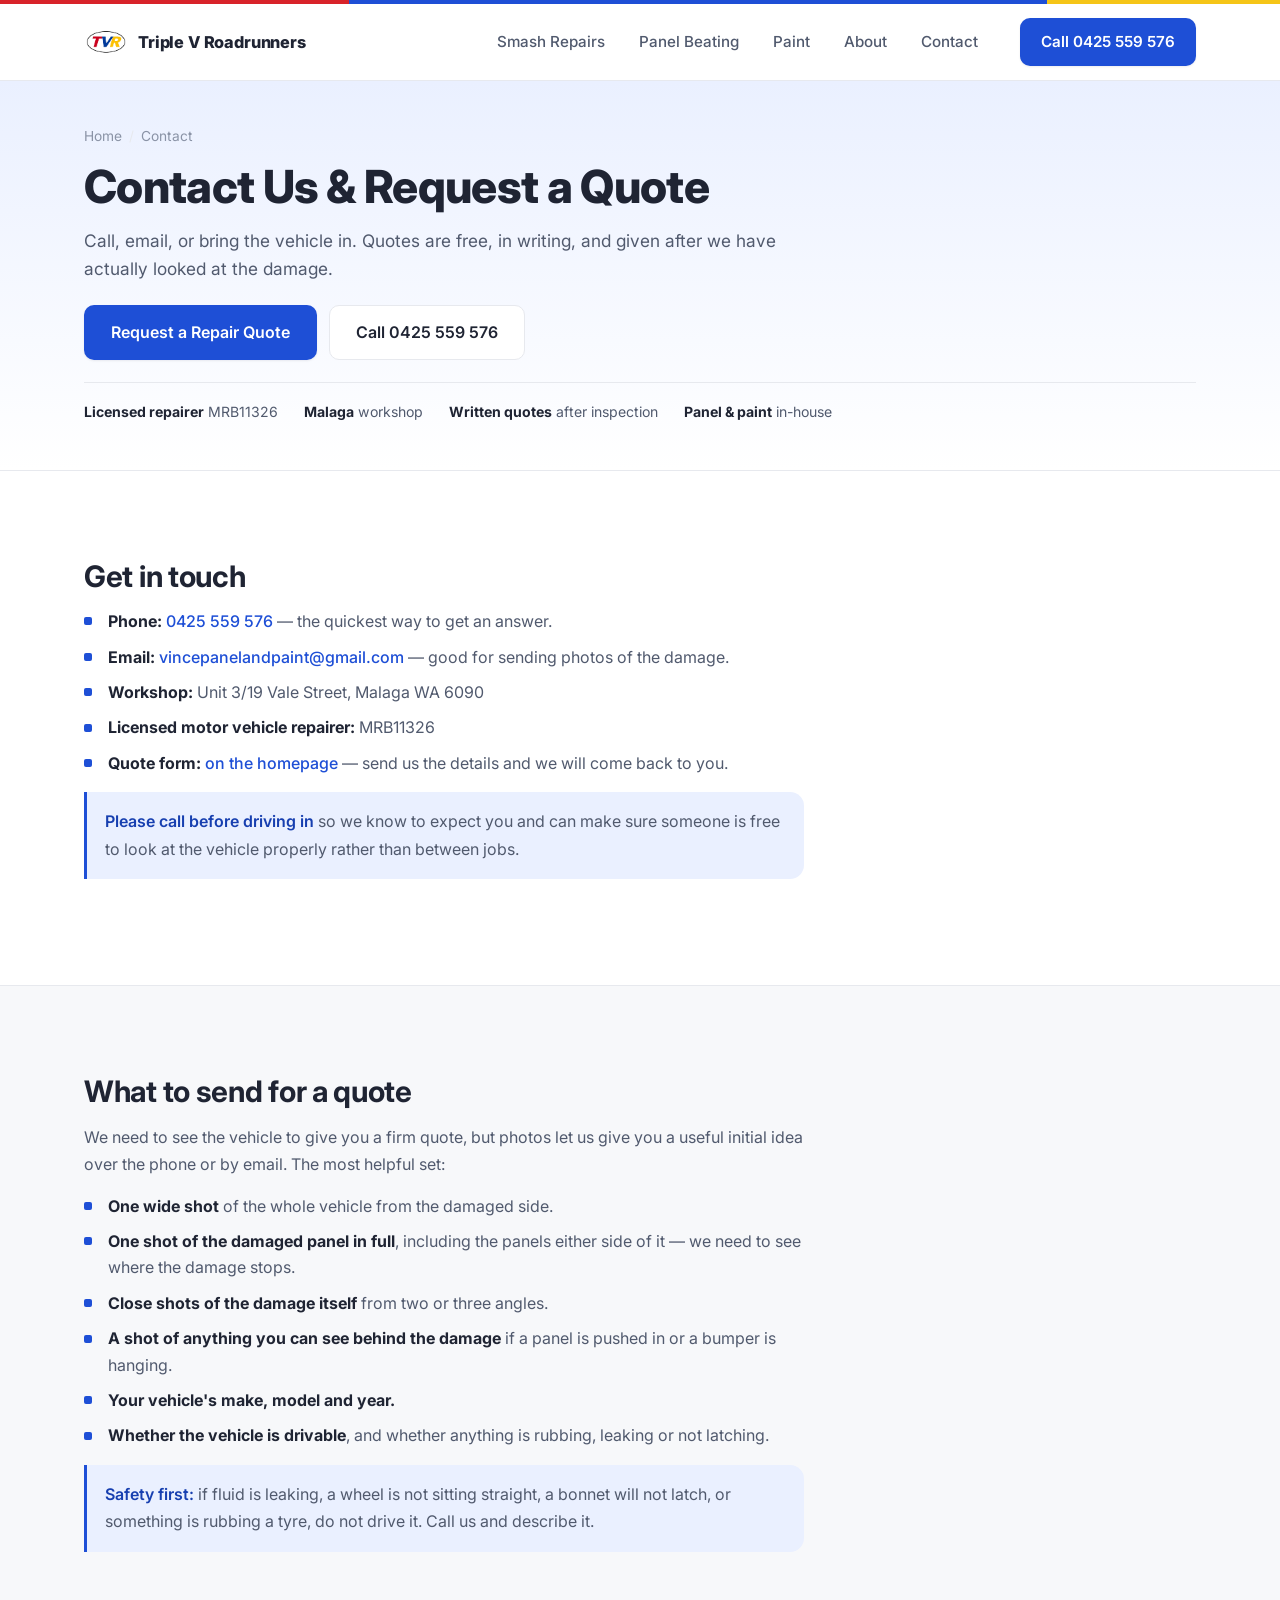
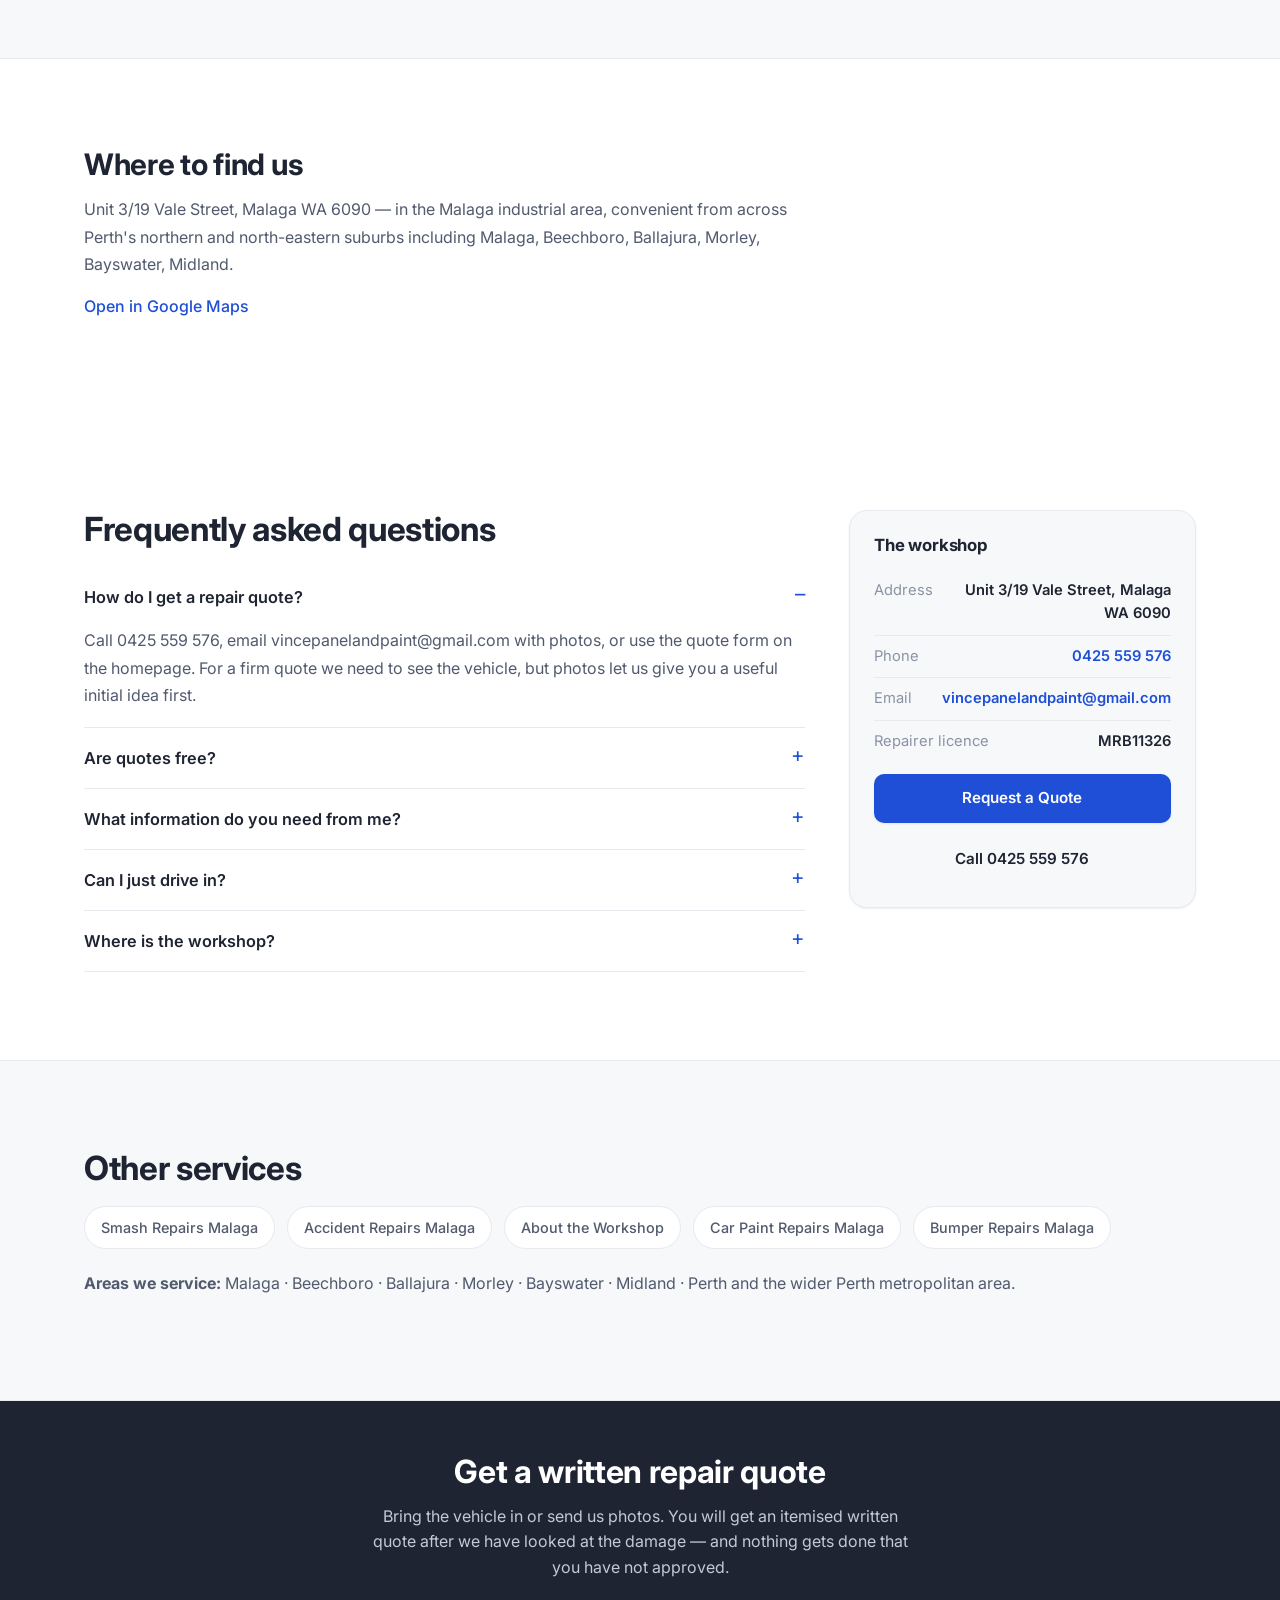
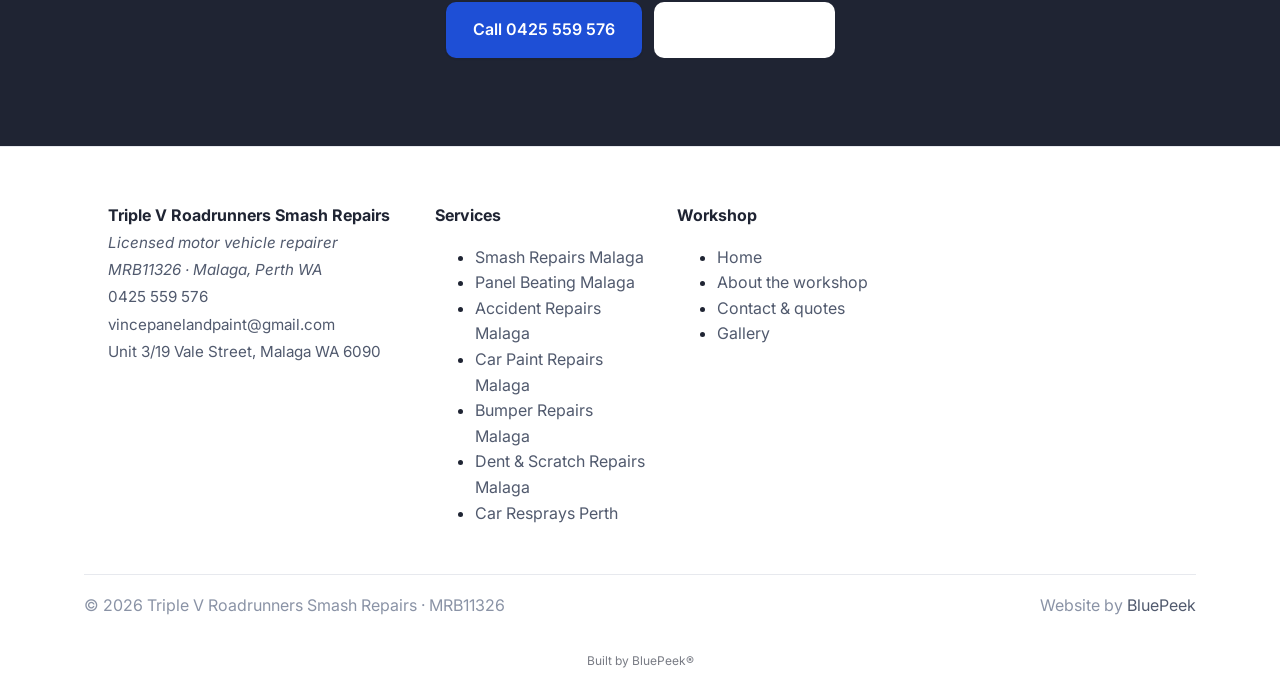
<file: contact.html>
<!DOCTYPE html>
<html lang="en-AU">
<head>
<meta charset="UTF-8" />
<meta name="viewport" content="width=device-width, initial-scale=1.0" />
<title>Contact Triple V Roadrunners | Smash Repair Quote Malaga</title>
<meta name="description" content="Contact Triple V Roadrunners Smash Repairs in Malaga, Perth. Call 0425 559 576, email, or request a written repair quote. Unit 3/19 Vale Street, Malaga WA 6090." />
<meta name="robots" content="index, follow, max-image-preview:large" />
<link rel="canonical" href="https://triplevroadrunnerssmashrepairs.com.au/contact" />
<meta name="theme-color" content="#1e4fd6" />

<meta property="og:type" content="website" />
<meta property="og:locale" content="en_AU" />
<meta property="og:site_name" content="Triple V Roadrunners Smash Repairs" />
<meta property="og:title" content="Contact Triple V Roadrunners | Smash Repair Quote Malaga" />
<meta property="og:description" content="Contact Triple V Roadrunners Smash Repairs in Malaga, Perth. Call 0425 559 576, email, or request a written repair quote. Unit 3/19 Vale Street, Malaga WA 6090." />
<meta property="og:url" content="https://triplevroadrunnerssmashrepairs.com.au/contact" />
<meta property="og:image" content="https://triplevroadrunnerssmashrepairs.com.au/assets/photos/workshop.webp" />
<meta name="twitter:card" content="summary_large_image" />
<meta name="twitter:title" content="Contact Triple V Roadrunners | Smash Repair Quote Malaga" />
<meta name="twitter:description" content="Contact Triple V Roadrunners Smash Repairs in Malaga, Perth. Call 0425 559 576, email, or request a written repair quote. Unit 3/19 Vale Street, Malaga WA 6090." />
<meta name="twitter:image" content="https://triplevroadrunnerssmashrepairs.com.au/assets/photos/workshop.webp" />

<link rel="icon" type="image/png" href="/assets/tvr-logo.png" />
<link rel="apple-touch-icon" href="/assets/tvr-logo.png" />
<link rel="preconnect" href="https://fonts.googleapis.com">
<link rel="preconnect" href="https://fonts.gstatic.com" crossorigin>
<link href="https://fonts.googleapis.com/css2?family=Inter:wght@400;500;600;700;800&display=swap" rel="stylesheet">
<link rel="stylesheet" href="/styles.css" />
<link rel="stylesheet" href="/page-extra.css" />

<script type="application/ld+json">
{
 "@context": "https://schema.org",
 "@type": "Service",
 "@id": "https://triplevroadrunnerssmashrepairs.com.au/contact#service",
 "name": "Smash repair quotes and enquiries",
 "url": "https://triplevroadrunnerssmashrepairs.com.au/contact",
 "description": "Contact Triple V Roadrunners Smash Repairs in Malaga, Perth. Call 0425 559 576, email, or request a written repair quote. Unit 3/19 Vale Street, Malaga WA 6090.",
 "provider": {
  "@id": "https://triplevroadrunnerssmashrepairs.com.au/#business"
 },
 "areaServed": [
  {
   "@type": "City",
   "name": "Malaga, WA"
  },
  {
   "@type": "City",
   "name": "Beechboro, WA"
  },
  {
   "@type": "City",
   "name": "Ballajura, WA"
  },
  {
   "@type": "City",
   "name": "Morley, WA"
  },
  {
   "@type": "City",
   "name": "Bayswater, WA"
  },
  {
   "@type": "City",
   "name": "Midland, WA"
  },
  {
   "@type": "City",
   "name": "Perth, WA"
  }
 ]
}
</script>
<script type="application/ld+json">
{
 "@context": "https://schema.org",
 "@type": "WebPage",
 "@id": "https://triplevroadrunnerssmashrepairs.com.au/contact#webpage",
 "url": "https://triplevroadrunnerssmashrepairs.com.au/contact",
 "name": "Contact Triple V Roadrunners | Smash Repair Quote Malaga",
 "isPartOf": {
  "@id": "https://triplevroadrunnerssmashrepairs.com.au/#website"
 },
 "about": {
  "@id": "https://triplevroadrunnerssmashrepairs.com.au/#business"
 },
 "breadcrumb": {
  "@id": "https://triplevroadrunnerssmashrepairs.com.au/contact#breadcrumb"
 },
 "inLanguage": "en-AU",
 "dateModified": "2026-08-03"
}
</script>
<script type="application/ld+json">
{
 "@context": "https://schema.org",
 "@type": "BreadcrumbList",
 "@id": "https://triplevroadrunnerssmashrepairs.com.au/contact#breadcrumb",
 "itemListElement": [
  {
   "@type": "ListItem",
   "position": 1,
   "name": "Home",
   "item": "https://triplevroadrunnerssmashrepairs.com.au/"
  },
  {
   "@type": "ListItem",
   "position": 2,
   "name": "Contact"
  }
 ]
}
</script>
<script type="application/ld+json">
{
 "@context": "https://schema.org",
 "@type": "FAQPage",
 "@id": "https://triplevroadrunnerssmashrepairs.com.au/contact#faq",
 "mainEntity": [
  {
   "@type": "Question",
   "name": "How do I get a repair quote?",
   "acceptedAnswer": {
    "@type": "Answer",
    "text": "Call 0425 559 576, email vincepanelandpaint@gmail.com with photos, or use the quote form on the homepage. For a firm quote we need to see the vehicle, but photos let us give you a useful initial idea first."
   }
  },
  {
   "@type": "Question",
   "name": "Are quotes free?",
   "acceptedAnswer": {
    "@type": "Answer",
    "text": "Yes. Quotes are free, given in writing after we inspect the vehicle, and itemised so you can see what the panel work, parts, preparation and refinishing each involve."
   }
  },
  {
   "@type": "Question",
   "name": "What information do you need from me?",
   "acceptedAnswer": {
    "@type": "Answer",
    "text": "Your vehicle's make, model and year, clear photos of the damage including a wide shot showing where the damage stops, and whether the vehicle is drivable or anything is rubbing, leaking or not latching."
   }
  },
  {
   "@type": "Question",
   "name": "Can I just drive in?",
   "acceptedAnswer": {
    "@type": "Answer",
    "text": "Please call first so we know to expect you. That way someone is free to look at the vehicle properly rather than squeezing it between jobs."
   }
  },
  {
   "@type": "Question",
   "name": "Where is the workshop?",
   "acceptedAnswer": {
    "@type": "Answer",
    "text": "Unit 3/19 Vale Street, Malaga WA 6090, in the Malaga industrial area. It is convenient from across Perth's northern and north-eastern suburbs."
   }
  }
 ]
}
</script>
<script>
(function(){fetch("https://bluepeekdashboard.com.au/api/site-status?domain="+location.hostname).then(function(r){return r.json();}).then(function(d){if(d&&d.suspended){var o=document.createElement('div');o.setAttribute('style','position:fixed;inset:0;z-index:99999;display:grid;place-items:center;font-family:system-ui,sans-serif;background:#0b1220;color:#e8edf5;text-align:center;padding:24px');o.innerHTML='<div><p style="font-size:1.5rem;margin:0 0 .5rem;font-weight:600">This site is temporarily unavailable</p><p style="color:#9fb0c8;max-width:32rem">The account is on hold. If you\'re the owner, please contact Bluepeek to restore your website.</p></div>';document.body.appendChild(o);}}).catch(function(){});})();
</script>
</head>
<body>
<div class="accent-bar" aria-hidden="true">
  <span class="accent-bar-red"></span><span class="accent-bar-blue"></span><span class="accent-bar-yellow"></span>
</div>
<header class="site-header">
  <div class="container header-inner">
    <a href="/" class="logo">
      <img src="/assets/tvr-logo.png" alt="Triple V Roadrunners Smash Repairs logo" class="logo-img" width="44" height="44" />
      <span class="logo-text">Triple V Roadrunners</span>
    </a>
    <nav class="main-nav" aria-label="Main navigation">
      <a href="/smash-repairs-malaga">Smash Repairs</a>
      <a href="/panel-beating-malaga">Panel Beating</a>
      <a href="/car-paint-repairs-malaga">Paint</a>
      <a href="/about">About</a>
      <a href="/contact">Contact</a>
    </nav>
    <a href="tel:0425559576" class="btn btn-primary btn-call" data-bp="phone">Call 0425 559 576</a>
  </div>
</header>

<section class="page-hero">
  <div class="container">
    <p class="crumb"><a href="/">Home</a><span>/</span>Contact</p>
    <h1>Contact Us & Request a Quote</h1>
    <p class="lead">Call, email, or bring the vehicle in. Quotes are free, in writing, and given after we have actually looked at the damage.</p>
    <div class="hero-actions">
      <a href="/contact" class="btn btn-primary btn-lg">Request a Repair Quote</a>
      <a href="tel:0425559576" class="btn btn-outline btn-lg" data-bp="phone">Call 0425 559 576</a>
    </div>
    <div class="trustline">
      <div><b>Licensed repairer</b> MRB11326</div>
      <div><b>Malaga</b> workshop</div>
      <div><b>Written quotes</b> after inspection</div>
      <div><b>Panel &amp; paint</b> in-house</div>
    </div>
  </div>
</section>

<section class="section">
  <div class="container">
    <div class="prose">
      <h2>Get in touch</h2>
      <ul><li><strong>Phone:</strong> <a href='tel:0425559576'>0425 559 576</a> — the quickest way to get an answer.</li><li><strong>Email:</strong> <a href='mailto:vincepanelandpaint@gmail.com'>vincepanelandpaint@gmail.com</a> — good for sending photos of the damage.</li><li><strong>Workshop:</strong> Unit 3/19 Vale Street, Malaga WA 6090</li><li><strong>Licensed motor vehicle repairer:</strong> MRB11326</li><li><strong>Quote form:</strong> <a href='/#contact'>on the homepage</a> — send us the details and we will come back to you.</li></ul>
      <div class='callout'><p><strong>Please call before driving in</strong> so we know to expect you and can make sure someone is free to look at the vehicle properly rather than between jobs.</p></div>
    </div>
  </div>
</section>
<section class="section section-alt">
  <div class="container">
    <div class="prose">
      <h2>What to send for a quote</h2>
      <p>We need to see the vehicle to give you a firm quote, but photos let us give you a useful initial idea over the phone or by email. The most helpful set:</p>
      <ul><li><strong>One wide shot</strong> of the whole vehicle from the damaged side.</li><li><strong>One shot of the damaged panel in full</strong>, including the panels either side of it — we need to see where the damage stops.</li><li><strong>Close shots of the damage itself</strong> from two or three angles.</li><li><strong>A shot of anything you can see behind the damage</strong> if a panel is pushed in or a bumper is hanging.</li><li><strong>Your vehicle's make, model and year.</strong></li><li><strong>Whether the vehicle is drivable</strong>, and whether anything is rubbing, leaking or not latching.</li></ul>
      <div class='callout'><p><strong>Safety first:</strong> if fluid is leaking, a wheel is not sitting straight, a bonnet will not latch, or something is rubbing a tyre, do not drive it. Call us and describe it.</p></div>
    </div>
  </div>
</section>
<section class="section">
  <div class="container">
    <div class="prose">
      <h2>Where to find us</h2>
      <p>Unit 3/19 Vale Street, Malaga WA 6090 — in the Malaga industrial area, convenient from across Perth's northern and north-eastern suburbs including Malaga, Beechboro, Ballajura, Morley, Bayswater, Midland.</p>
      <p><a href='https://www.google.com/maps/search/?api=1&query=Triple+V+Roadrunners+Smash+Repairs+Unit+3%2F19+Vale+Street+Malaga+WA+6090' target='_blank' rel='noopener'>Open in Google Maps</a></p>
      <div class='verify-note'>INTERNAL NOTE — not displayed. Opening hours are deliberately omitted: the website has never shown them and third-party sources disagree. Get Vince's confirmed trading hours, then publish them here, in the footer, in openingHoursSpecification schema, and on GBP / Facebook / Waze / Apple / Bing simultaneously.</div>
    </div>
  </div>
</section>

<section class="section">
  <div class="container">
    <div class="page-grid">
      <div>
        <h2>Frequently asked questions</h2>
        <div class="faq-acc">
        <details open><summary>How do I get a repair quote?</summary><div><p>Call 0425 559 576, email vincepanelandpaint@gmail.com with photos, or use the quote form on the homepage. For a firm quote we need to see the vehicle, but photos let us give you a useful initial idea first.</p></div></details>
        <details><summary>Are quotes free?</summary><div><p>Yes. Quotes are free, given in writing after we inspect the vehicle, and itemised so you can see what the panel work, parts, preparation and refinishing each involve.</p></div></details>
        <details><summary>What information do you need from me?</summary><div><p>Your vehicle's make, model and year, clear photos of the damage including a wide shot showing where the damage stops, and whether the vehicle is drivable or anything is rubbing, leaking or not latching.</p></div></details>
        <details><summary>Can I just drive in?</summary><div><p>Please call first so we know to expect you. That way someone is free to look at the vehicle properly rather than squeezing it between jobs.</p></div></details>
        <details><summary>Where is the workshop?</summary><div><p>Unit 3/19 Vale Street, Malaga WA 6090, in the Malaga industrial area. It is convenient from across Perth's northern and north-eastern suburbs.</p></div></details>
        </div>
      </div>
      <aside class="side">
        <h3>The workshop</h3>
        <div class="row"><span>Address</span><b>Unit 3/19 Vale Street, Malaga WA 6090</b></div>
        <div class="row"><span>Phone</span><b><a href="tel:0425559576" data-bp="phone">0425 559 576</a></b></div>
        <div class="row"><span>Email</span><b><a href="mailto:vincepanelandpaint@gmail.com">vincepanelandpaint@gmail.com</a></b></div>
        <div class="row"><span>Repairer licence</span><b>MRB11326</b></div>
        <a href="/contact" class="btn btn-primary">Request a Quote</a>
        <a href="tel:0425559576" class="btn btn-ghost" data-bp="phone">Call 0425 559 576</a>
      </aside>
    </div>
  </div>
</section>

<section class="section section-alt">
  <div class="container">
    <h2>Other services</h2>
    <div class="linkrow">
      <a href="/smash-repairs-malaga">Smash Repairs Malaga</a>
      <a href="/accident-repairs-malaga">Accident Repairs Malaga</a>
      <a href="/about">About the Workshop</a>
      <a href="/car-paint-repairs-malaga">Car Paint Repairs Malaga</a>
      <a href="/bumper-repairs-malaga">Bumper Repairs Malaga</a>
    </div>
    <p style="margin-top:22px;color:var(--ink-soft)"><strong>Areas we service:</strong>
    Malaga &middot; Beechboro &middot; Ballajura &middot; Morley &middot; Bayswater &middot; Midland &middot; Perth and the wider Perth metropolitan area.</p>
  </div>
</section>

<section class="cta-band">
  <div class="container">
    <h2>Get a written repair quote</h2>
    <p>Bring the vehicle in or send us photos. You will get an itemised written quote after we have
    looked at the damage &mdash; and nothing gets done that you have not approved.</p>
    <div class="hero-actions">
      <a href="tel:0425559576" class="btn btn-primary btn-lg" data-bp="phone">Call 0425 559 576</a>
      <a href="/contact" class="btn btn-outline btn-lg">Request a Quote</a>
    </div>
  </div>
</section>

<footer class="site-footer">
  <div class="container">
    <div class="footer-inner">
      <div class="footer-brand">
        <strong>Triple V Roadrunners Smash Repairs</strong>
        <p class="footer-tag">Licensed motor vehicle repairer MRB11326 &middot; Malaga, Perth WA</p>
        <p><a href="tel:0425559576" data-bp="phone">0425 559 576</a><br>
        <a href="mailto:vincepanelandpaint@gmail.com">vincepanelandpaint@gmail.com</a><br>
        Unit 3/19 Vale Street, Malaga WA 6090</p>
      </div>
      <div>
        <strong>Services</strong>
        <ul>
          <li><a href="/smash-repairs-malaga">Smash Repairs Malaga</a></li>
          <li><a href="/panel-beating-malaga">Panel Beating Malaga</a></li>
          <li><a href="/accident-repairs-malaga">Accident Repairs Malaga</a></li>
          <li><a href="/car-paint-repairs-malaga">Car Paint Repairs Malaga</a></li>
          <li><a href="/bumper-repairs-malaga">Bumper Repairs Malaga</a></li>
          <li><a href="/dent-and-scratch-repairs-malaga">Dent & Scratch Repairs Malaga</a></li>
          <li><a href="/car-resprays-perth">Car Resprays Perth</a></li>
        </ul>
      </div>
      <div>
        <strong>Workshop</strong>
        <ul>
          <li><a href="/">Home</a></li>
          <li><a href="/about">About the workshop</a></li>
          <li><a href="/contact">Contact &amp; quotes</a></li>
          <li><a href="/#gallery">Gallery</a></li>
        </ul>
      </div>
    </div>
    <div class="footer-bottom">
      <div class="footer-bottom-inner">
        <span>&copy; 2026 Triple V Roadrunners Smash Repairs &middot; MRB11326</span>
        <span>Website by <a href="https://bluepeek.com.au" rel="noopener">BluePeek</a></span>
      </div>
    </div>
  </div>
<div style="text-align:center;padding:14px 16px;font-size:12px;opacity:.6">Built by <a href="https://bluepeek.com.au" target="_blank" rel="noopener" style="color:inherit;text-decoration:none">BluePeek&#174;</a></div>
</footer>
  <script src="https://bluepeekdashboard.com.au/bp-live.js" defer></script>
</body>
</html>
</file>
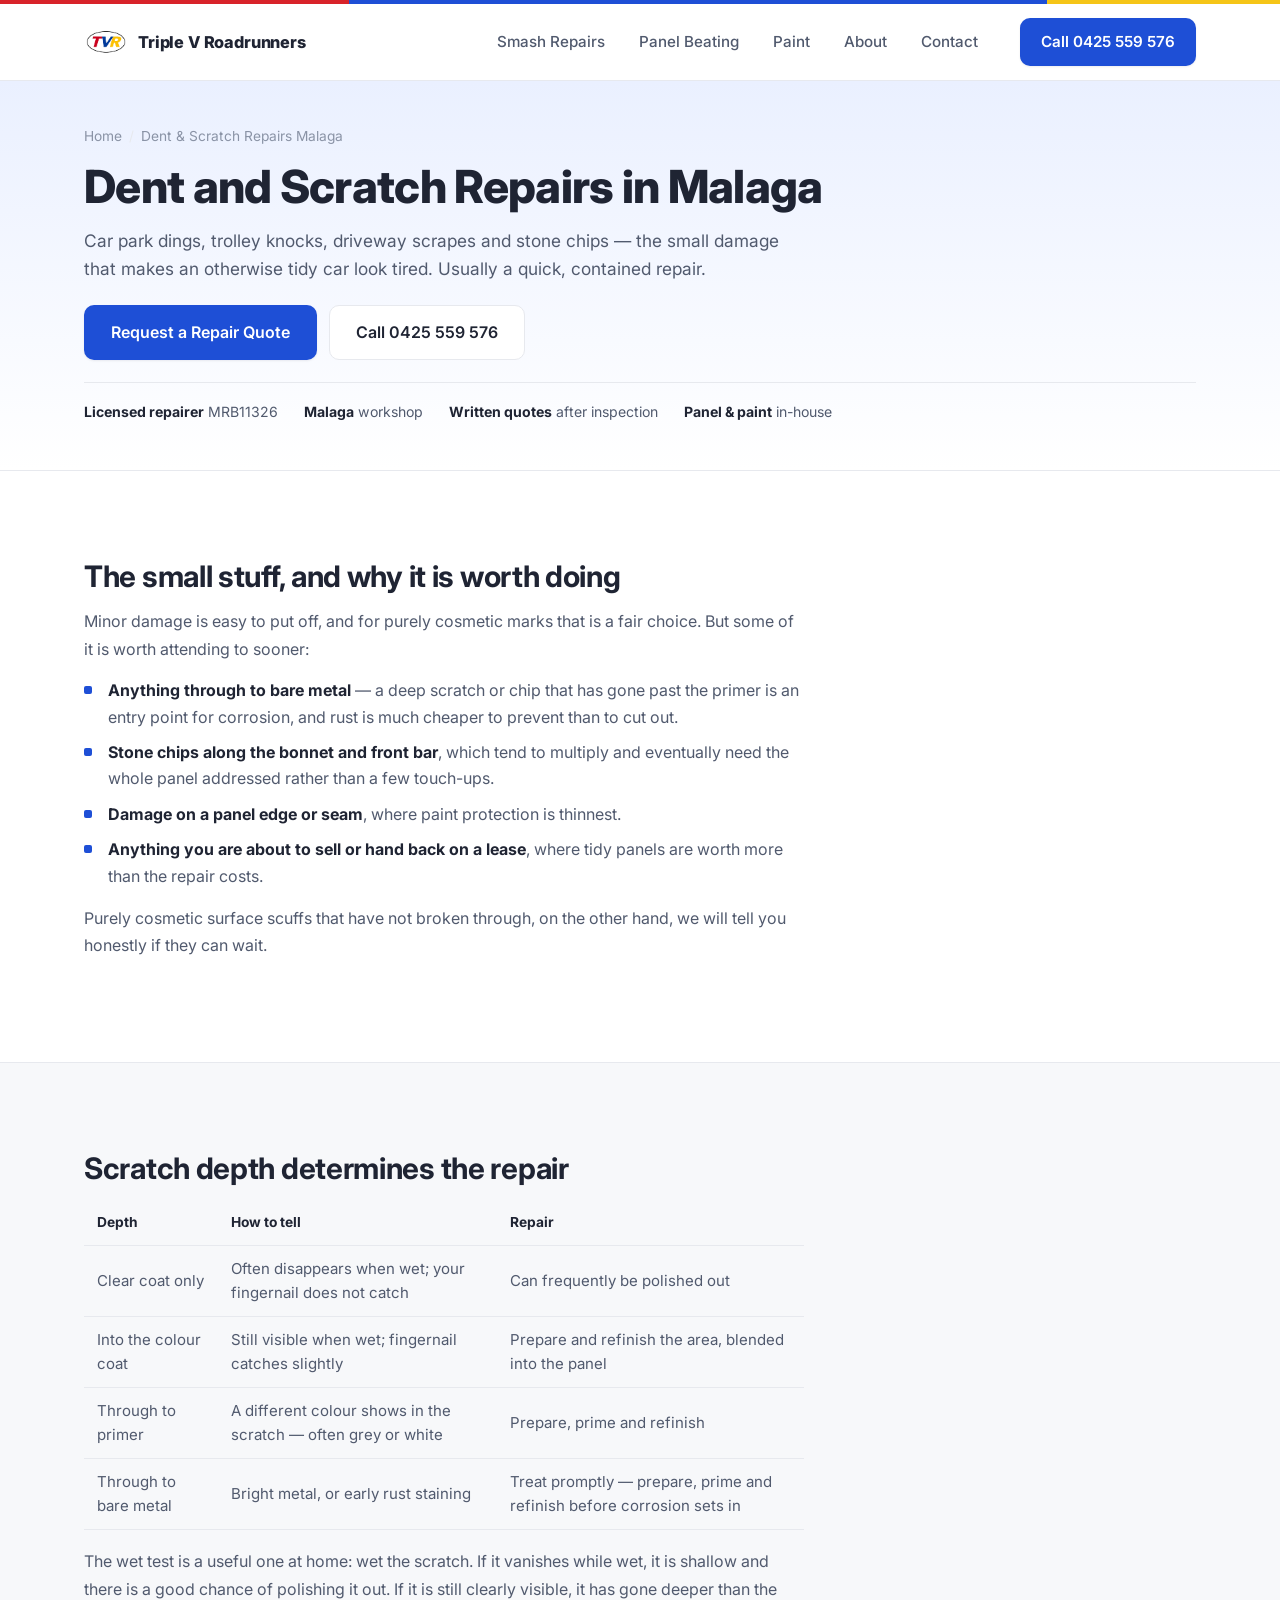
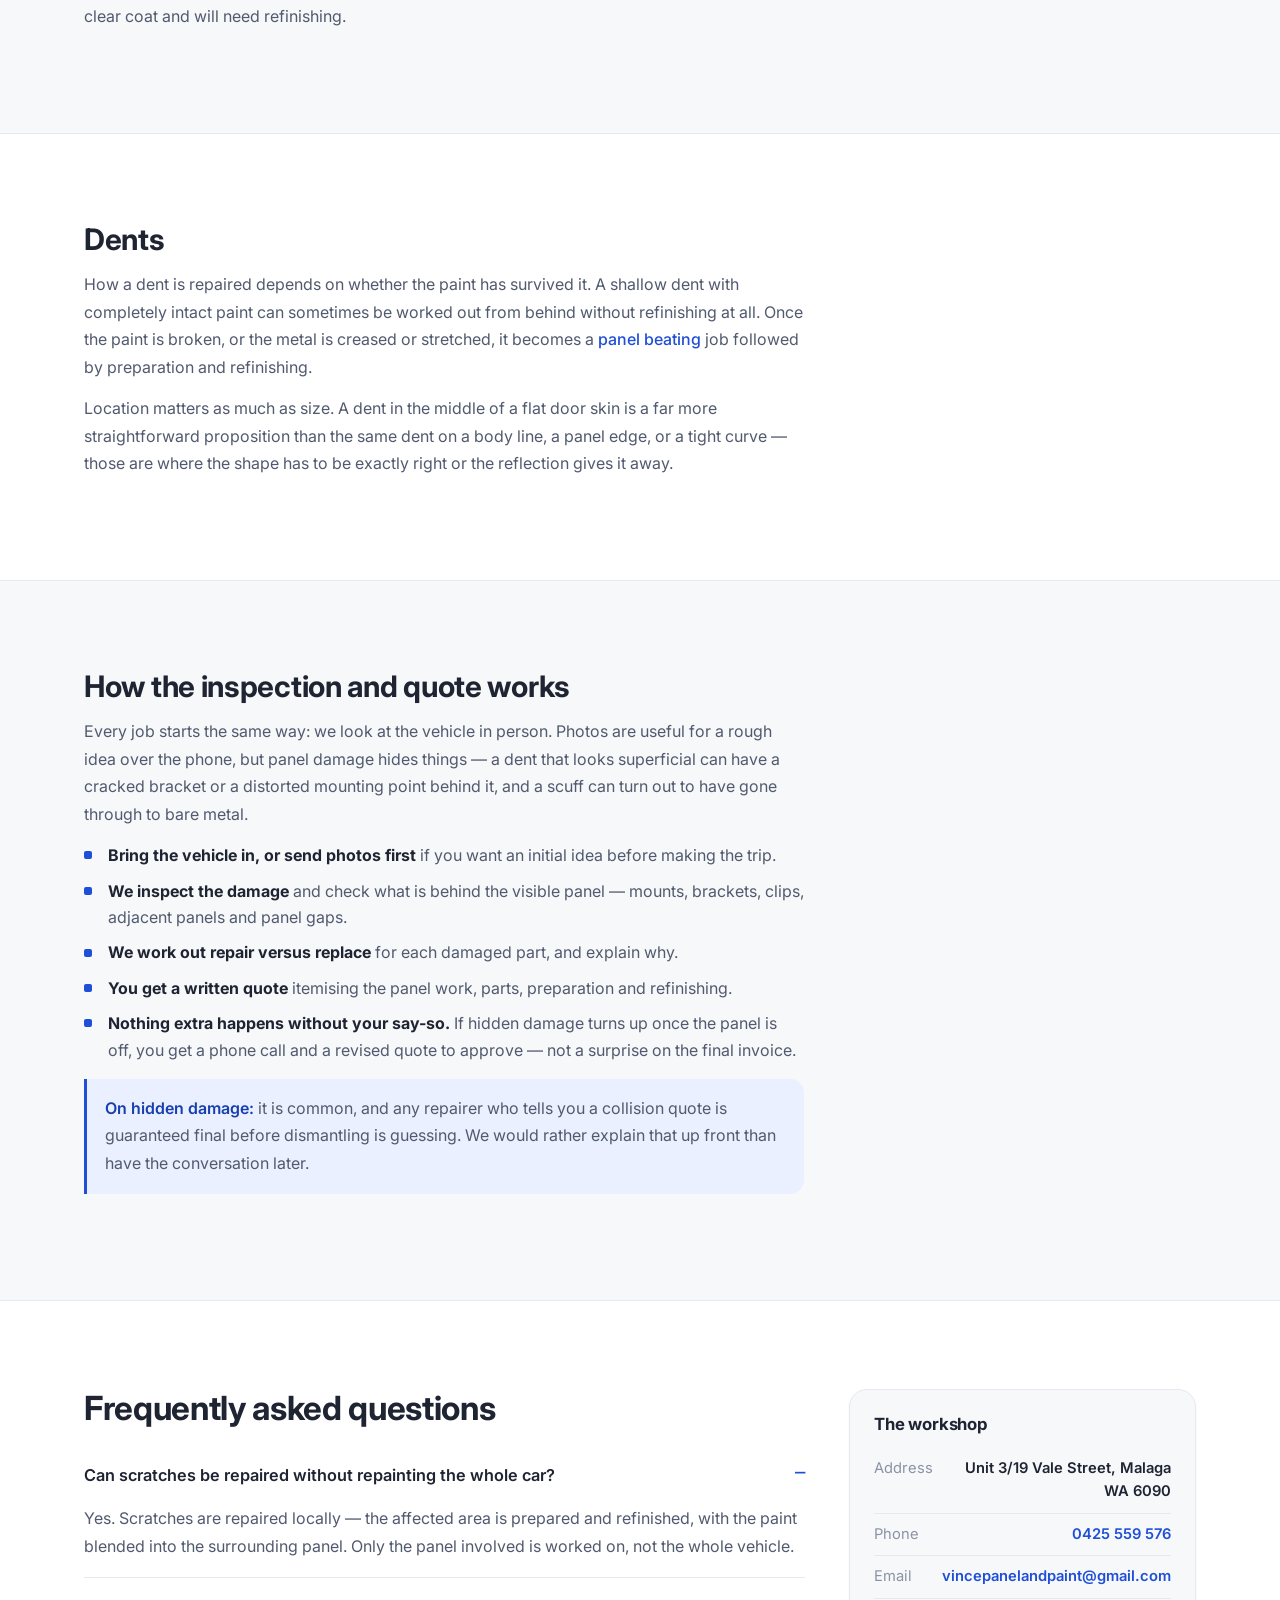
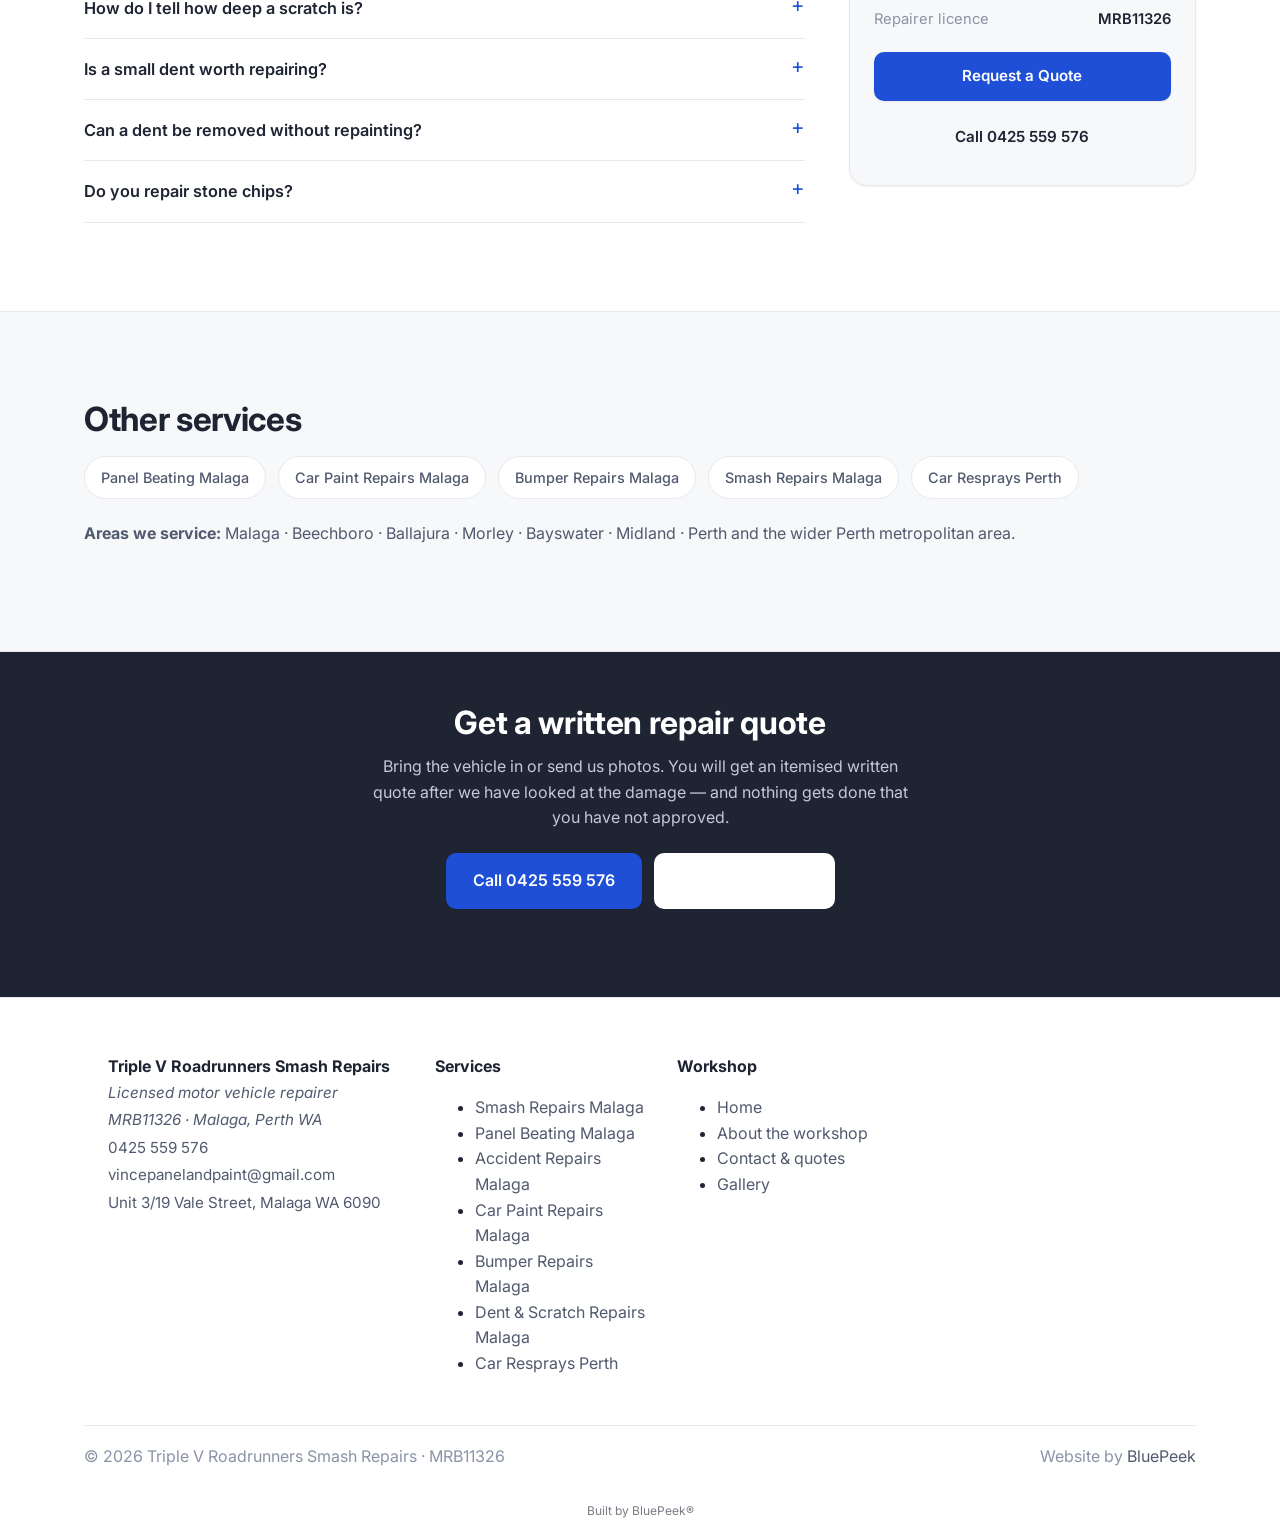
<file: dent-and-scratch-repairs-malaga.html>
<!DOCTYPE html>
<html lang="en-AU">
<head>
<meta charset="UTF-8" />
<meta name="viewport" content="width=device-width, initial-scale=1.0" />
<title>Dent & Scratch Repairs Malaga | Minor Body Repairs | Triple V Roadrunners</title>
<meta name="description" content="Dent and scratch repairs in Malaga, Perth. Car park dings, scuffs, stone chips and minor body repairs with localised refinishing. Call 0425 559 576." />
<meta name="robots" content="index, follow, max-image-preview:large" />
<link rel="canonical" href="https://triplevroadrunnerssmashrepairs.com.au/dent-and-scratch-repairs-malaga" />
<meta name="theme-color" content="#1e4fd6" />

<meta property="og:type" content="website" />
<meta property="og:locale" content="en_AU" />
<meta property="og:site_name" content="Triple V Roadrunners Smash Repairs" />
<meta property="og:title" content="Dent & Scratch Repairs Malaga | Minor Body Repairs | Triple V Roadrunners" />
<meta property="og:description" content="Dent and scratch repairs in Malaga, Perth. Car park dings, scuffs, stone chips and minor body repairs with localised refinishing. Call 0425 559 576." />
<meta property="og:url" content="https://triplevroadrunnerssmashrepairs.com.au/dent-and-scratch-repairs-malaga" />
<meta property="og:image" content="https://triplevroadrunnerssmashrepairs.com.au/assets/photos/workshop.webp" />
<meta name="twitter:card" content="summary_large_image" />
<meta name="twitter:title" content="Dent & Scratch Repairs Malaga | Minor Body Repairs | Triple V Roadrunners" />
<meta name="twitter:description" content="Dent and scratch repairs in Malaga, Perth. Car park dings, scuffs, stone chips and minor body repairs with localised refinishing. Call 0425 559 576." />
<meta name="twitter:image" content="https://triplevroadrunnerssmashrepairs.com.au/assets/photos/workshop.webp" />

<link rel="icon" type="image/png" href="/assets/tvr-logo.png" />
<link rel="apple-touch-icon" href="/assets/tvr-logo.png" />
<link rel="preconnect" href="https://fonts.googleapis.com">
<link rel="preconnect" href="https://fonts.gstatic.com" crossorigin>
<link href="https://fonts.googleapis.com/css2?family=Inter:wght@400;500;600;700;800&display=swap" rel="stylesheet">
<link rel="stylesheet" href="/styles.css" />
<link rel="stylesheet" href="/page-extra.css" />

<script type="application/ld+json">
{
 "@context": "https://schema.org",
 "@type": "Service",
 "@id": "https://triplevroadrunnerssmashrepairs.com.au/dent-and-scratch-repairs-malaga#service",
 "name": "Dent, scratch and minor body repair",
 "url": "https://triplevroadrunnerssmashrepairs.com.au/dent-and-scratch-repairs-malaga",
 "description": "Dent and scratch repairs in Malaga, Perth. Car park dings, scuffs, stone chips and minor body repairs with localised refinishing. Call 0425 559 576.",
 "provider": {
  "@id": "https://triplevroadrunnerssmashrepairs.com.au/#business"
 },
 "areaServed": [
  {
   "@type": "City",
   "name": "Malaga, WA"
  },
  {
   "@type": "City",
   "name": "Beechboro, WA"
  },
  {
   "@type": "City",
   "name": "Ballajura, WA"
  },
  {
   "@type": "City",
   "name": "Morley, WA"
  },
  {
   "@type": "City",
   "name": "Bayswater, WA"
  },
  {
   "@type": "City",
   "name": "Midland, WA"
  },
  {
   "@type": "City",
   "name": "Perth, WA"
  }
 ]
}
</script>
<script type="application/ld+json">
{
 "@context": "https://schema.org",
 "@type": "WebPage",
 "@id": "https://triplevroadrunnerssmashrepairs.com.au/dent-and-scratch-repairs-malaga#webpage",
 "url": "https://triplevroadrunnerssmashrepairs.com.au/dent-and-scratch-repairs-malaga",
 "name": "Dent & Scratch Repairs Malaga | Minor Body Repairs | Triple V Roadrunners",
 "isPartOf": {
  "@id": "https://triplevroadrunnerssmashrepairs.com.au/#website"
 },
 "about": {
  "@id": "https://triplevroadrunnerssmashrepairs.com.au/#business"
 },
 "breadcrumb": {
  "@id": "https://triplevroadrunnerssmashrepairs.com.au/dent-and-scratch-repairs-malaga#breadcrumb"
 },
 "inLanguage": "en-AU",
 "dateModified": "2026-08-03"
}
</script>
<script type="application/ld+json">
{
 "@context": "https://schema.org",
 "@type": "BreadcrumbList",
 "@id": "https://triplevroadrunnerssmashrepairs.com.au/dent-and-scratch-repairs-malaga#breadcrumb",
 "itemListElement": [
  {
   "@type": "ListItem",
   "position": 1,
   "name": "Home",
   "item": "https://triplevroadrunnerssmashrepairs.com.au/"
  },
  {
   "@type": "ListItem",
   "position": 2,
   "name": "Dent & Scratch Repairs Malaga"
  }
 ]
}
</script>
<script type="application/ld+json">
{
 "@context": "https://schema.org",
 "@type": "FAQPage",
 "@id": "https://triplevroadrunnerssmashrepairs.com.au/dent-and-scratch-repairs-malaga#faq",
 "mainEntity": [
  {
   "@type": "Question",
   "name": "Can scratches be repaired without repainting the whole car?",
   "acceptedAnswer": {
    "@type": "Answer",
    "text": "Yes. Scratches are repaired locally \u2014 the affected area is prepared and refinished, with the paint blended into the surrounding panel. Only the panel involved is worked on, not the whole vehicle."
   }
  },
  {
   "@type": "Question",
   "name": "How do I tell how deep a scratch is?",
   "acceptedAnswer": {
    "@type": "Answer",
    "text": "Wet it. If the scratch disappears while wet it is shallow and there is a good chance it can be polished out. If it stays clearly visible, or a different colour shows in the groove, it has gone past the clear coat and needs refinishing."
   }
  },
  {
   "@type": "Question",
   "name": "Is a small dent worth repairing?",
   "acceptedAnswer": {
    "@type": "Answer",
    "text": "If the paint is broken \u2014 especially through to bare metal \u2014 yes, because that is where corrosion starts. If it is purely cosmetic with the paint intact, it is your call, and we will tell you honestly if it can wait."
   }
  },
  {
   "@type": "Question",
   "name": "Can a dent be removed without repainting?",
   "acceptedAnswer": {
    "@type": "Answer",
    "text": "Sometimes. A shallow dent with completely unbroken paint can be worked out from behind without refinishing. Once the paint is broken or the metal creased, the panel needs to be reshaped and the area refinished."
   }
  },
  {
   "@type": "Question",
   "name": "Do you repair stone chips?",
   "acceptedAnswer": {
    "@type": "Answer",
    "text": "Yes. Isolated chips can be dealt with individually; where a bonnet or front bar has accumulated a lot of them, addressing the whole panel usually gives a better and longer-lasting result than many separate touch-ups."
   }
  }
 ]
}
</script>
<script>
(function(){fetch("https://bluepeekdashboard.com.au/api/site-status?domain="+location.hostname).then(function(r){return r.json();}).then(function(d){if(d&&d.suspended){var o=document.createElement('div');o.setAttribute('style','position:fixed;inset:0;z-index:99999;display:grid;place-items:center;font-family:system-ui,sans-serif;background:#0b1220;color:#e8edf5;text-align:center;padding:24px');o.innerHTML='<div><p style="font-size:1.5rem;margin:0 0 .5rem;font-weight:600">This site is temporarily unavailable</p><p style="color:#9fb0c8;max-width:32rem">The account is on hold. If you\'re the owner, please contact Bluepeek to restore your website.</p></div>';document.body.appendChild(o);}}).catch(function(){});})();
</script>
</head>
<body>
<div class="accent-bar" aria-hidden="true">
  <span class="accent-bar-red"></span><span class="accent-bar-blue"></span><span class="accent-bar-yellow"></span>
</div>
<header class="site-header">
  <div class="container header-inner">
    <a href="/" class="logo">
      <img src="/assets/tvr-logo.png" alt="Triple V Roadrunners Smash Repairs logo" class="logo-img" width="44" height="44" />
      <span class="logo-text">Triple V Roadrunners</span>
    </a>
    <nav class="main-nav" aria-label="Main navigation">
      <a href="/smash-repairs-malaga">Smash Repairs</a>
      <a href="/panel-beating-malaga">Panel Beating</a>
      <a href="/car-paint-repairs-malaga">Paint</a>
      <a href="/about">About</a>
      <a href="/contact">Contact</a>
    </nav>
    <a href="tel:0425559576" class="btn btn-primary btn-call" data-bp="phone">Call 0425 559 576</a>
  </div>
</header>

<section class="page-hero">
  <div class="container">
    <p class="crumb"><a href="/">Home</a><span>/</span>Dent & Scratch Repairs Malaga</p>
    <h1>Dent and Scratch Repairs in Malaga</h1>
    <p class="lead">Car park dings, trolley knocks, driveway scrapes and stone chips — the small damage that makes an otherwise tidy car look tired. Usually a quick, contained repair.</p>
    <div class="hero-actions">
      <a href="/contact" class="btn btn-primary btn-lg">Request a Repair Quote</a>
      <a href="tel:0425559576" class="btn btn-outline btn-lg" data-bp="phone">Call 0425 559 576</a>
    </div>
    <div class="trustline">
      <div><b>Licensed repairer</b> MRB11326</div>
      <div><b>Malaga</b> workshop</div>
      <div><b>Written quotes</b> after inspection</div>
      <div><b>Panel &amp; paint</b> in-house</div>
    </div>
  </div>
</section>

<section class="section">
  <div class="container">
    <div class="prose">
      <h2>The small stuff, and why it is worth doing</h2>
      <p>Minor damage is easy to put off, and for purely cosmetic marks that is a fair choice. But some of it is worth attending to sooner:</p>
      <ul><li><strong>Anything through to bare metal</strong> — a deep scratch or chip that has gone past the primer is an entry point for corrosion, and rust is much cheaper to prevent than to cut out.</li><li><strong>Stone chips along the bonnet and front bar</strong>, which tend to multiply and eventually need the whole panel addressed rather than a few touch-ups.</li><li><strong>Damage on a panel edge or seam</strong>, where paint protection is thinnest.</li><li><strong>Anything you are about to sell or hand back on a lease</strong>, where tidy panels are worth more than the repair costs.</li></ul>
      <p>Purely cosmetic surface scuffs that have not broken through, on the other hand, we will tell you honestly if they can wait.</p>
    </div>
  </div>
</section>
<section class="section section-alt">
  <div class="container">
    <div class="prose">
      <h2>Scratch depth determines the repair</h2>
      <div class='table-wrap'><table><tr><th>Depth</th><th>How to tell</th><th>Repair</th></tr><tr><td>Clear coat only</td><td>Often disappears when wet; your fingernail does not catch</td><td>Can frequently be polished out</td></tr><tr><td>Into the colour coat</td><td>Still visible when wet; fingernail catches slightly</td><td>Prepare and refinish the area, blended into the panel</td></tr><tr><td>Through to primer</td><td>A different colour shows in the scratch — often grey or white</td><td>Prepare, prime and refinish</td></tr><tr><td>Through to bare metal</td><td>Bright metal, or early rust staining</td><td>Treat promptly — prepare, prime and refinish before corrosion sets in</td></tr></table></div>
      <p>The wet test is a useful one at home: wet the scratch. If it vanishes while wet, it is shallow and there is a good chance of polishing it out. If it is still clearly visible, it has gone deeper than the clear coat and will need refinishing.</p>
    </div>
  </div>
</section>
<section class="section">
  <div class="container">
    <div class="prose">
      <h2>Dents</h2>
      <p>How a dent is repaired depends on whether the paint has survived it. A shallow dent with completely intact paint can sometimes be worked out from behind without refinishing at all. Once the paint is broken, or the metal is creased or stretched, it becomes a <a href='/panel-beating-malaga'>panel beating</a> job followed by preparation and refinishing.</p>
      <p>Location matters as much as size. A dent in the middle of a flat door skin is a far more straightforward proposition than the same dent on a body line, a panel edge, or a tight curve — those are where the shape has to be exactly right or the reflection gives it away.</p>
    </div>
  </div>
</section>
<section class="section section-alt">
  <div class="container">
    <div class="prose">
      <h2>How the inspection and quote works</h2>
      <p>Every job starts the same way: we look at the vehicle in person. Photos are useful for a rough idea over the phone, but panel damage hides things — a dent that looks superficial can have a cracked bracket or a distorted mounting point behind it, and a scuff can turn out to have gone through to bare metal.</p>
      <ul><li><strong>Bring the vehicle in, or send photos first</strong> if you want an initial idea before making the trip.</li><li><strong>We inspect the damage</strong> and check what is behind the visible panel — mounts, brackets, clips, adjacent panels and panel gaps.</li><li><strong>We work out repair versus replace</strong> for each damaged part, and explain why.</li><li><strong>You get a written quote</strong> itemising the panel work, parts, preparation and refinishing.</li><li><strong>Nothing extra happens without your say-so.</strong> If hidden damage turns up once the panel is off, you get a phone call and a revised quote to approve — not a surprise on the final invoice.</li></ul>
      <div class='callout'><p><strong>On hidden damage:</strong> it is common, and any repairer who tells you a collision quote is guaranteed final before dismantling is guessing. We would rather explain that up front than have the conversation later.</p></div>
    </div>
  </div>
</section>

<section class="section">
  <div class="container">
    <div class="page-grid">
      <div>
        <h2>Frequently asked questions</h2>
        <div class="faq-acc">
        <details open><summary>Can scratches be repaired without repainting the whole car?</summary><div><p>Yes. Scratches are repaired locally — the affected area is prepared and refinished, with the paint blended into the surrounding panel. Only the panel involved is worked on, not the whole vehicle.</p></div></details>
        <details><summary>How do I tell how deep a scratch is?</summary><div><p>Wet it. If the scratch disappears while wet it is shallow and there is a good chance it can be polished out. If it stays clearly visible, or a different colour shows in the groove, it has gone past the clear coat and needs refinishing.</p></div></details>
        <details><summary>Is a small dent worth repairing?</summary><div><p>If the paint is broken — especially through to bare metal — yes, because that is where corrosion starts. If it is purely cosmetic with the paint intact, it is your call, and we will tell you honestly if it can wait.</p></div></details>
        <details><summary>Can a dent be removed without repainting?</summary><div><p>Sometimes. A shallow dent with completely unbroken paint can be worked out from behind without refinishing. Once the paint is broken or the metal creased, the panel needs to be reshaped and the area refinished.</p></div></details>
        <details><summary>Do you repair stone chips?</summary><div><p>Yes. Isolated chips can be dealt with individually; where a bonnet or front bar has accumulated a lot of them, addressing the whole panel usually gives a better and longer-lasting result than many separate touch-ups.</p></div></details>
        </div>
      </div>
      <aside class="side">
        <h3>The workshop</h3>
        <div class="row"><span>Address</span><b>Unit 3/19 Vale Street, Malaga WA 6090</b></div>
        <div class="row"><span>Phone</span><b><a href="tel:0425559576" data-bp="phone">0425 559 576</a></b></div>
        <div class="row"><span>Email</span><b><a href="mailto:vincepanelandpaint@gmail.com">vincepanelandpaint@gmail.com</a></b></div>
        <div class="row"><span>Repairer licence</span><b>MRB11326</b></div>
        <a href="/contact" class="btn btn-primary">Request a Quote</a>
        <a href="tel:0425559576" class="btn btn-ghost" data-bp="phone">Call 0425 559 576</a>
      </aside>
    </div>
  </div>
</section>

<section class="section section-alt">
  <div class="container">
    <h2>Other services</h2>
    <div class="linkrow">
      <a href="/panel-beating-malaga">Panel Beating Malaga</a>
      <a href="/car-paint-repairs-malaga">Car Paint Repairs Malaga</a>
      <a href="/bumper-repairs-malaga">Bumper Repairs Malaga</a>
      <a href="/smash-repairs-malaga">Smash Repairs Malaga</a>
      <a href="/car-resprays-perth">Car Resprays Perth</a>
    </div>
    <p style="margin-top:22px;color:var(--ink-soft)"><strong>Areas we service:</strong>
    Malaga &middot; Beechboro &middot; Ballajura &middot; Morley &middot; Bayswater &middot; Midland &middot; Perth and the wider Perth metropolitan area.</p>
  </div>
</section>

<section class="cta-band">
  <div class="container">
    <h2>Get a written repair quote</h2>
    <p>Bring the vehicle in or send us photos. You will get an itemised written quote after we have
    looked at the damage &mdash; and nothing gets done that you have not approved.</p>
    <div class="hero-actions">
      <a href="tel:0425559576" class="btn btn-primary btn-lg" data-bp="phone">Call 0425 559 576</a>
      <a href="/contact" class="btn btn-outline btn-lg">Request a Quote</a>
    </div>
  </div>
</section>

<footer class="site-footer">
  <div class="container">
    <div class="footer-inner">
      <div class="footer-brand">
        <strong>Triple V Roadrunners Smash Repairs</strong>
        <p class="footer-tag">Licensed motor vehicle repairer MRB11326 &middot; Malaga, Perth WA</p>
        <p><a href="tel:0425559576" data-bp="phone">0425 559 576</a><br>
        <a href="mailto:vincepanelandpaint@gmail.com">vincepanelandpaint@gmail.com</a><br>
        Unit 3/19 Vale Street, Malaga WA 6090</p>
      </div>
      <div>
        <strong>Services</strong>
        <ul>
          <li><a href="/smash-repairs-malaga">Smash Repairs Malaga</a></li>
          <li><a href="/panel-beating-malaga">Panel Beating Malaga</a></li>
          <li><a href="/accident-repairs-malaga">Accident Repairs Malaga</a></li>
          <li><a href="/car-paint-repairs-malaga">Car Paint Repairs Malaga</a></li>
          <li><a href="/bumper-repairs-malaga">Bumper Repairs Malaga</a></li>
          <li><a href="/dent-and-scratch-repairs-malaga">Dent & Scratch Repairs Malaga</a></li>
          <li><a href="/car-resprays-perth">Car Resprays Perth</a></li>
        </ul>
      </div>
      <div>
        <strong>Workshop</strong>
        <ul>
          <li><a href="/">Home</a></li>
          <li><a href="/about">About the workshop</a></li>
          <li><a href="/contact">Contact &amp; quotes</a></li>
          <li><a href="/#gallery">Gallery</a></li>
        </ul>
      </div>
    </div>
    <div class="footer-bottom">
      <div class="footer-bottom-inner">
        <span>&copy; 2026 Triple V Roadrunners Smash Repairs &middot; MRB11326</span>
        <span>Website by <a href="https://bluepeek.com.au" rel="noopener">BluePeek</a></span>
      </div>
    </div>
  </div>
<div style="text-align:center;padding:14px 16px;font-size:12px;opacity:.6">Built by <a href="https://bluepeek.com.au" target="_blank" rel="noopener" style="color:inherit;text-decoration:none">BluePeek&#174;</a></div>
</footer>
  <script src="https://bluepeekdashboard.com.au/bp-live.js" defer></script>
</body>
</html>
</file>
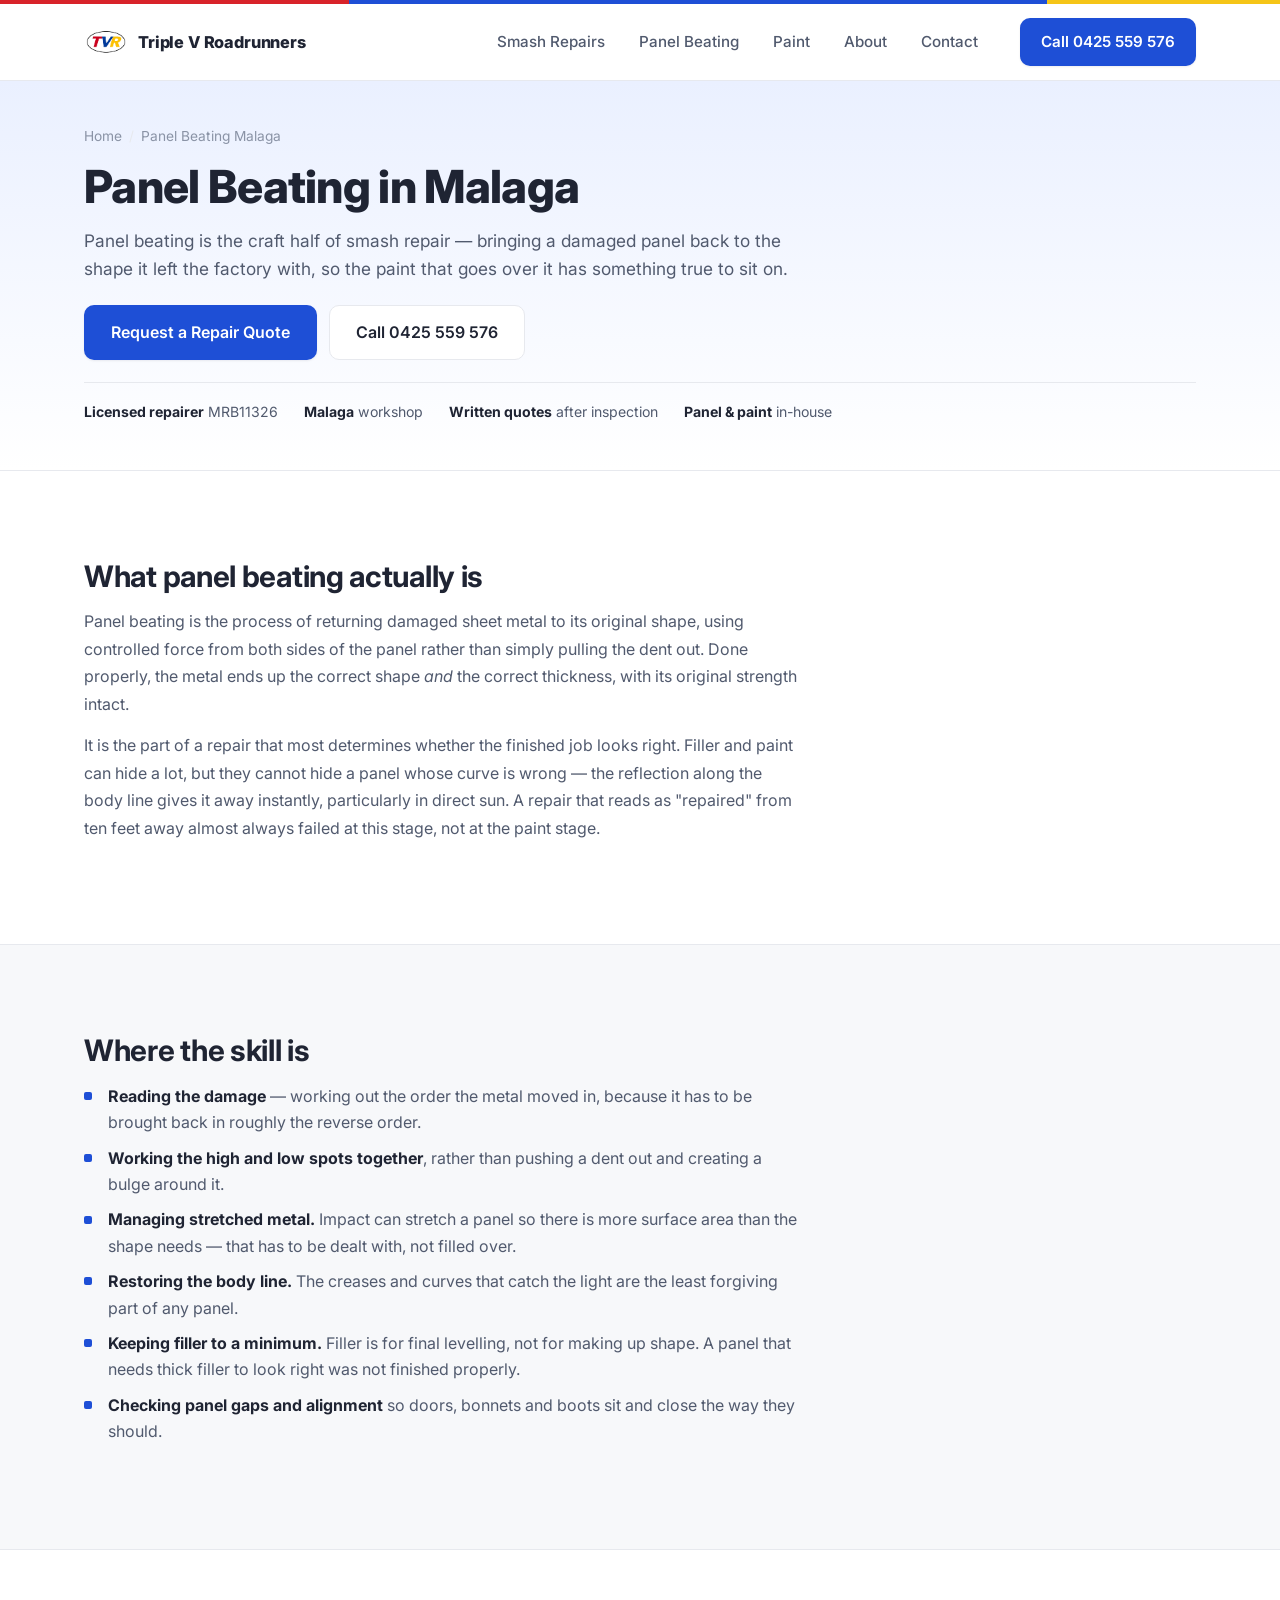
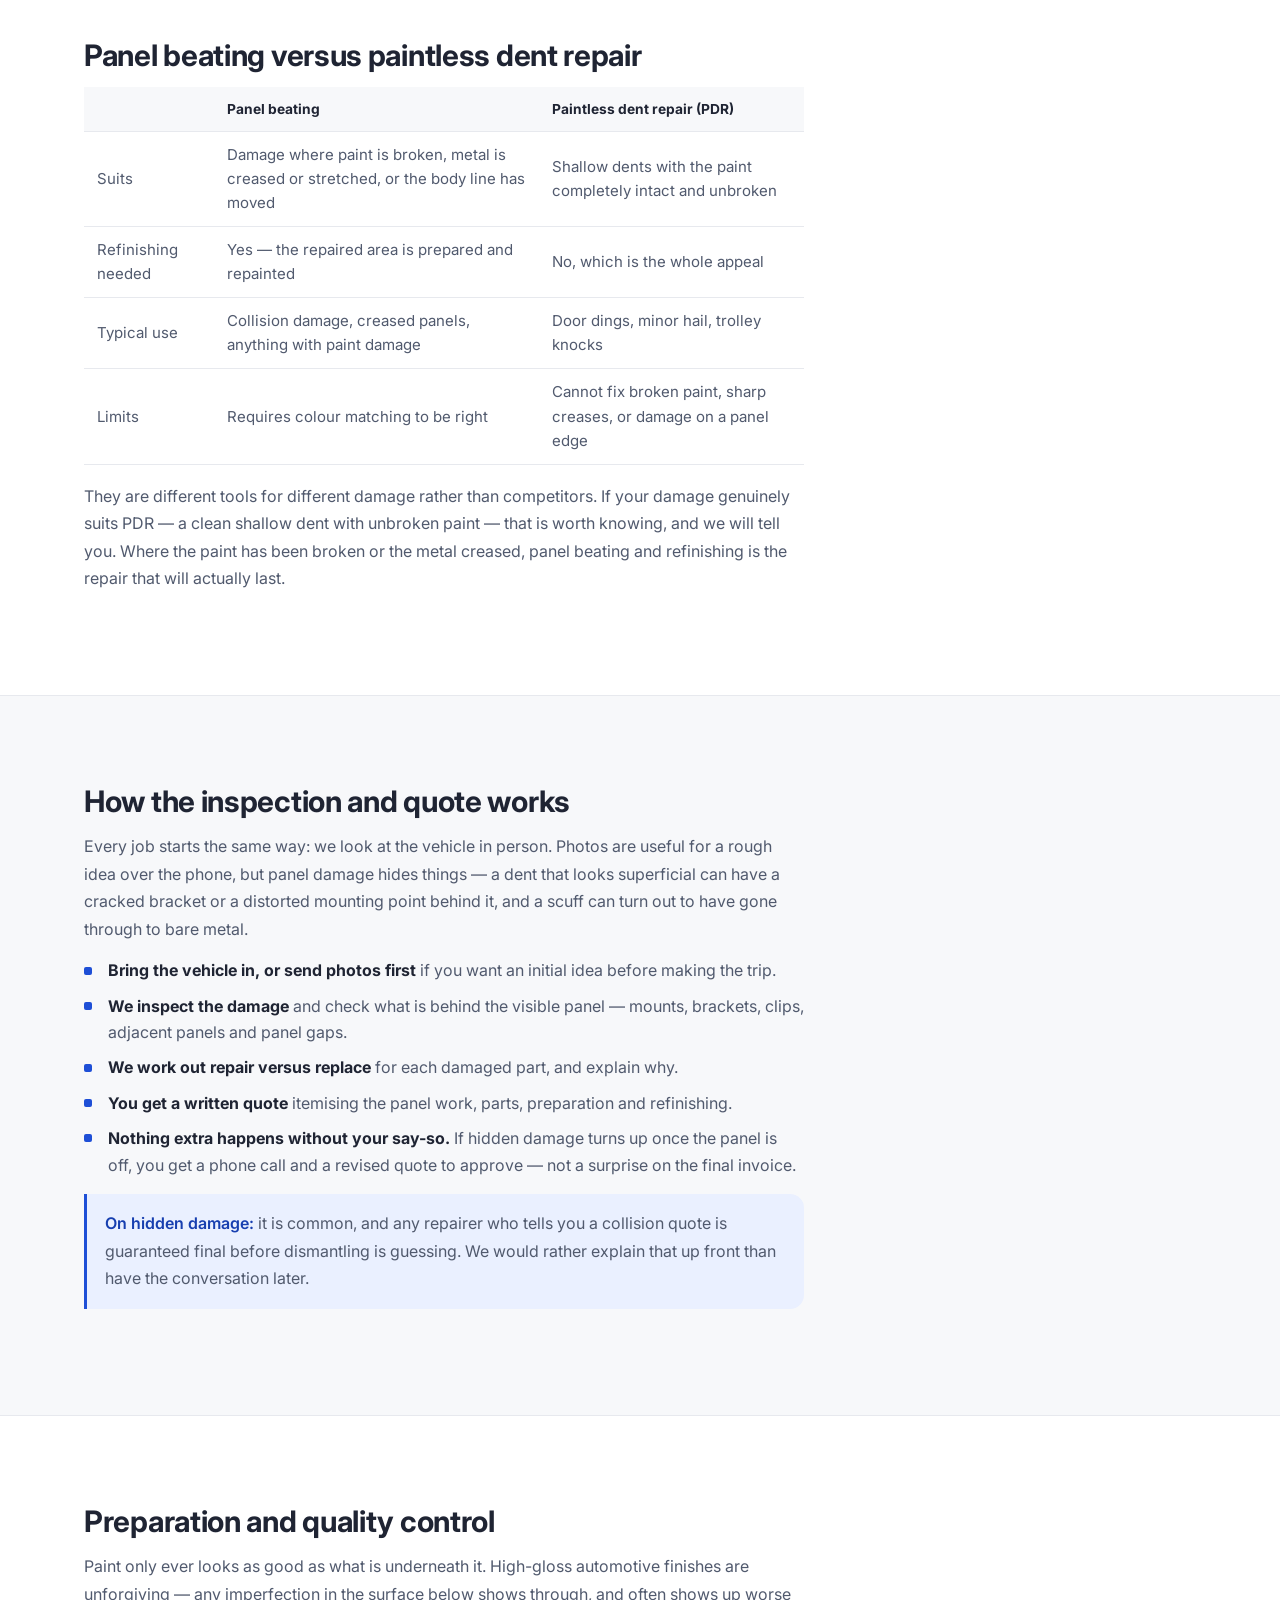
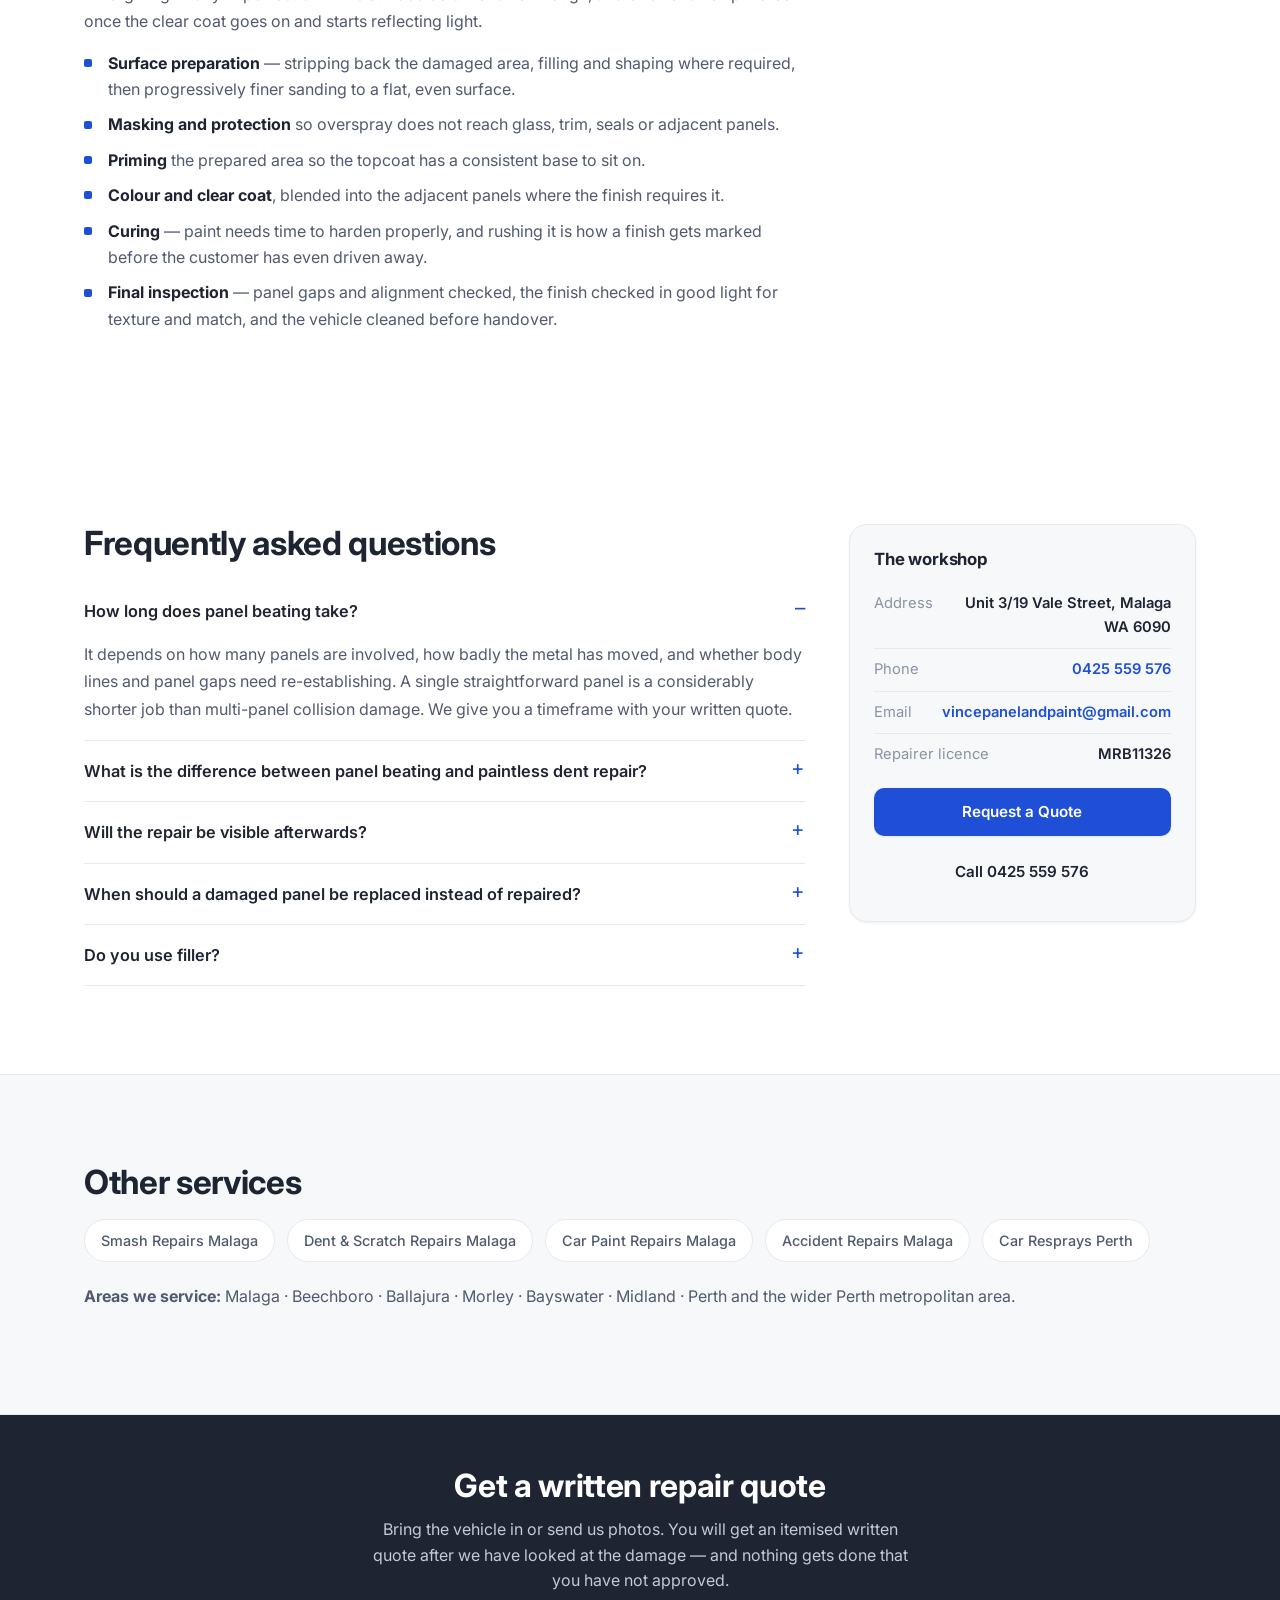
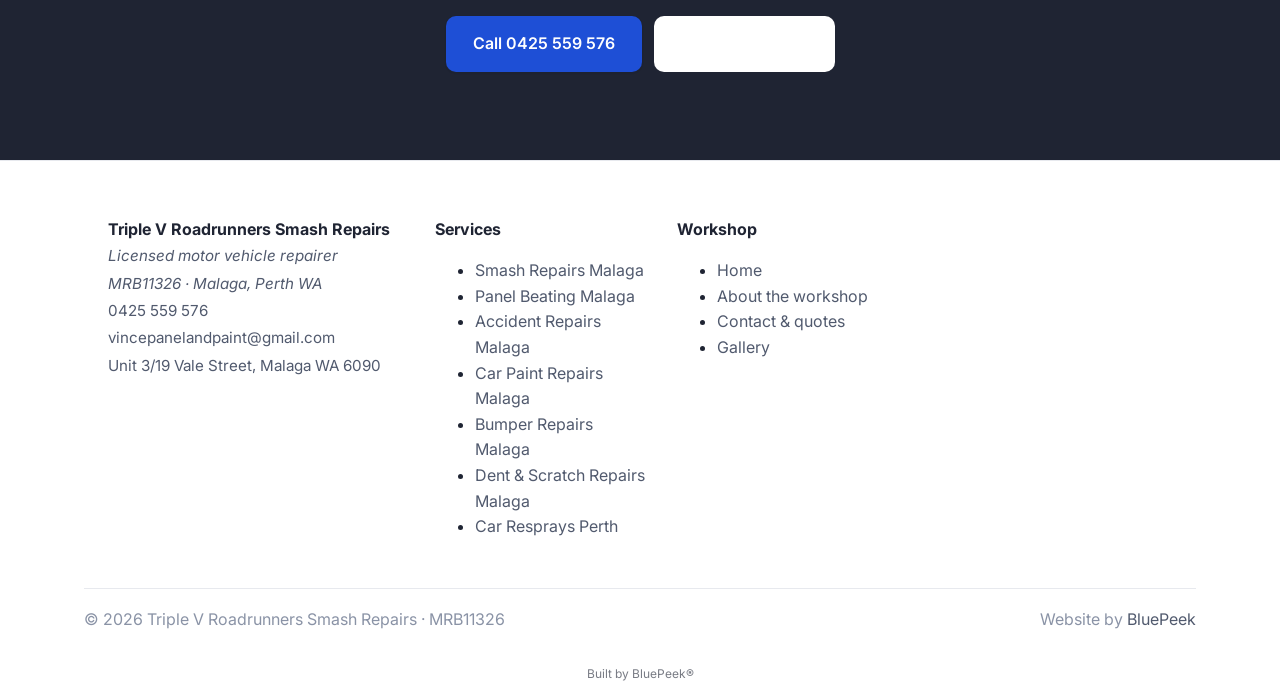
<file: panel-beating-malaga.html>
<!DOCTYPE html>
<html lang="en-AU">
<head>
<meta charset="UTF-8" />
<meta name="viewport" content="width=device-width, initial-scale=1.0" />
<title>Panel Beating Malaga | Panel Straightening & Repair | Triple V Roadrunners</title>
<meta name="description" content="Panel beating in Malaga, Perth. Panel straightening, reshaping and body line restoration by a licensed repairer, MRB11326. Call 0425 559 576." />
<meta name="robots" content="index, follow, max-image-preview:large" />
<link rel="canonical" href="https://triplevroadrunnerssmashrepairs.com.au/panel-beating-malaga" />
<meta name="theme-color" content="#1e4fd6" />

<meta property="og:type" content="website" />
<meta property="og:locale" content="en_AU" />
<meta property="og:site_name" content="Triple V Roadrunners Smash Repairs" />
<meta property="og:title" content="Panel Beating Malaga | Panel Straightening & Repair | Triple V Roadrunners" />
<meta property="og:description" content="Panel beating in Malaga, Perth. Panel straightening, reshaping and body line restoration by a licensed repairer, MRB11326. Call 0425 559 576." />
<meta property="og:url" content="https://triplevroadrunnerssmashrepairs.com.au/panel-beating-malaga" />
<meta property="og:image" content="https://triplevroadrunnerssmashrepairs.com.au/assets/photos/workshop.webp" />
<meta name="twitter:card" content="summary_large_image" />
<meta name="twitter:title" content="Panel Beating Malaga | Panel Straightening & Repair | Triple V Roadrunners" />
<meta name="twitter:description" content="Panel beating in Malaga, Perth. Panel straightening, reshaping and body line restoration by a licensed repairer, MRB11326. Call 0425 559 576." />
<meta name="twitter:image" content="https://triplevroadrunnerssmashrepairs.com.au/assets/photos/workshop.webp" />

<link rel="icon" type="image/png" href="/assets/tvr-logo.png" />
<link rel="apple-touch-icon" href="/assets/tvr-logo.png" />
<link rel="preconnect" href="https://fonts.googleapis.com">
<link rel="preconnect" href="https://fonts.gstatic.com" crossorigin>
<link href="https://fonts.googleapis.com/css2?family=Inter:wght@400;500;600;700;800&display=swap" rel="stylesheet">
<link rel="stylesheet" href="/styles.css" />
<link rel="stylesheet" href="/page-extra.css" />

<script type="application/ld+json">
{
 "@context": "https://schema.org",
 "@type": "Service",
 "@id": "https://triplevroadrunnerssmashrepairs.com.au/panel-beating-malaga#service",
 "name": "Panel beating and panel straightening",
 "url": "https://triplevroadrunnerssmashrepairs.com.au/panel-beating-malaga",
 "description": "Panel beating in Malaga, Perth. Panel straightening, reshaping and body line restoration by a licensed repairer, MRB11326. Call 0425 559 576.",
 "provider": {
  "@id": "https://triplevroadrunnerssmashrepairs.com.au/#business"
 },
 "areaServed": [
  {
   "@type": "City",
   "name": "Malaga, WA"
  },
  {
   "@type": "City",
   "name": "Beechboro, WA"
  },
  {
   "@type": "City",
   "name": "Ballajura, WA"
  },
  {
   "@type": "City",
   "name": "Morley, WA"
  },
  {
   "@type": "City",
   "name": "Bayswater, WA"
  },
  {
   "@type": "City",
   "name": "Midland, WA"
  },
  {
   "@type": "City",
   "name": "Perth, WA"
  }
 ]
}
</script>
<script type="application/ld+json">
{
 "@context": "https://schema.org",
 "@type": "WebPage",
 "@id": "https://triplevroadrunnerssmashrepairs.com.au/panel-beating-malaga#webpage",
 "url": "https://triplevroadrunnerssmashrepairs.com.au/panel-beating-malaga",
 "name": "Panel Beating Malaga | Panel Straightening & Repair | Triple V Roadrunners",
 "isPartOf": {
  "@id": "https://triplevroadrunnerssmashrepairs.com.au/#website"
 },
 "about": {
  "@id": "https://triplevroadrunnerssmashrepairs.com.au/#business"
 },
 "breadcrumb": {
  "@id": "https://triplevroadrunnerssmashrepairs.com.au/panel-beating-malaga#breadcrumb"
 },
 "inLanguage": "en-AU",
 "dateModified": "2026-08-03"
}
</script>
<script type="application/ld+json">
{
 "@context": "https://schema.org",
 "@type": "BreadcrumbList",
 "@id": "https://triplevroadrunnerssmashrepairs.com.au/panel-beating-malaga#breadcrumb",
 "itemListElement": [
  {
   "@type": "ListItem",
   "position": 1,
   "name": "Home",
   "item": "https://triplevroadrunnerssmashrepairs.com.au/"
  },
  {
   "@type": "ListItem",
   "position": 2,
   "name": "Panel Beating Malaga"
  }
 ]
}
</script>
<script type="application/ld+json">
{
 "@context": "https://schema.org",
 "@type": "FAQPage",
 "@id": "https://triplevroadrunnerssmashrepairs.com.au/panel-beating-malaga#faq",
 "mainEntity": [
  {
   "@type": "Question",
   "name": "How long does panel beating take?",
   "acceptedAnswer": {
    "@type": "Answer",
    "text": "It depends on how many panels are involved, how badly the metal has moved, and whether body lines and panel gaps need re-establishing. A single straightforward panel is a considerably shorter job than multi-panel collision damage. We give you a timeframe with your written quote."
   }
  },
  {
   "@type": "Question",
   "name": "What is the difference between panel beating and paintless dent repair?",
   "acceptedAnswer": {
    "@type": "Answer",
    "text": "Panel beating reshapes the metal and the repaired area is then prepared and repainted, which is what you need when paint is broken or metal is creased. Paintless dent repair works the dent out from behind without repainting, which only works on shallow dents with completely intact paint."
   }
  },
  {
   "@type": "Question",
   "name": "Will the repair be visible afterwards?",
   "acceptedAnswer": {
    "@type": "Answer",
    "text": "A properly executed repair should not be visible in normal light. Getting there depends on the panel being returned to its correct shape, minimal filler used only for final levelling, and the paint being matched and blended into the adjacent panels."
   }
  },
  {
   "@type": "Question",
   "name": "When should a damaged panel be replaced instead of repaired?",
   "acceptedAnswer": {
    "@type": "Answer",
    "text": "When the metal is stretched or sharply creased, when the panel is split or torn, when damage has affected a mounting point, or when the damage sits on a complex curve that will not return to shape reliably. We assess each panel and tell you which we are repairing and which we are replacing, and why."
   }
  },
  {
   "@type": "Question",
   "name": "Do you use filler?",
   "acceptedAnswer": {
    "@type": "Answer",
    "text": "Only for final levelling, which is what it is designed for. Filler should never be used to create shape that the metalwork should have restored \u2014 a panel needing thick filler to look right has not been finished properly, and it tends to show up later."
   }
  }
 ]
}
</script>
<script>
(function(){fetch("https://bluepeekdashboard.com.au/api/site-status?domain="+location.hostname).then(function(r){return r.json();}).then(function(d){if(d&&d.suspended){var o=document.createElement('div');o.setAttribute('style','position:fixed;inset:0;z-index:99999;display:grid;place-items:center;font-family:system-ui,sans-serif;background:#0b1220;color:#e8edf5;text-align:center;padding:24px');o.innerHTML='<div><p style="font-size:1.5rem;margin:0 0 .5rem;font-weight:600">This site is temporarily unavailable</p><p style="color:#9fb0c8;max-width:32rem">The account is on hold. If you\'re the owner, please contact Bluepeek to restore your website.</p></div>';document.body.appendChild(o);}}).catch(function(){});})();
</script>
</head>
<body>
<div class="accent-bar" aria-hidden="true">
  <span class="accent-bar-red"></span><span class="accent-bar-blue"></span><span class="accent-bar-yellow"></span>
</div>
<header class="site-header">
  <div class="container header-inner">
    <a href="/" class="logo">
      <img src="/assets/tvr-logo.png" alt="Triple V Roadrunners Smash Repairs logo" class="logo-img" width="44" height="44" />
      <span class="logo-text">Triple V Roadrunners</span>
    </a>
    <nav class="main-nav" aria-label="Main navigation">
      <a href="/smash-repairs-malaga">Smash Repairs</a>
      <a href="/panel-beating-malaga">Panel Beating</a>
      <a href="/car-paint-repairs-malaga">Paint</a>
      <a href="/about">About</a>
      <a href="/contact">Contact</a>
    </nav>
    <a href="tel:0425559576" class="btn btn-primary btn-call" data-bp="phone">Call 0425 559 576</a>
  </div>
</header>

<section class="page-hero">
  <div class="container">
    <p class="crumb"><a href="/">Home</a><span>/</span>Panel Beating Malaga</p>
    <h1>Panel Beating in Malaga</h1>
    <p class="lead">Panel beating is the craft half of smash repair — bringing a damaged panel back to the shape it left the factory with, so the paint that goes over it has something true to sit on.</p>
    <div class="hero-actions">
      <a href="/contact" class="btn btn-primary btn-lg">Request a Repair Quote</a>
      <a href="tel:0425559576" class="btn btn-outline btn-lg" data-bp="phone">Call 0425 559 576</a>
    </div>
    <div class="trustline">
      <div><b>Licensed repairer</b> MRB11326</div>
      <div><b>Malaga</b> workshop</div>
      <div><b>Written quotes</b> after inspection</div>
      <div><b>Panel &amp; paint</b> in-house</div>
    </div>
  </div>
</section>

<section class="section">
  <div class="container">
    <div class="prose">
      <h2>What panel beating actually is</h2>
      <p>Panel beating is the process of returning damaged sheet metal to its original shape, using controlled force from both sides of the panel rather than simply pulling the dent out. Done properly, the metal ends up the correct shape <em>and</em> the correct thickness, with its original strength intact.</p>
      <p>It is the part of a repair that most determines whether the finished job looks right. Filler and paint can hide a lot, but they cannot hide a panel whose curve is wrong — the reflection along the body line gives it away instantly, particularly in direct sun. A repair that reads as "repaired" from ten feet away almost always failed at this stage, not at the paint stage.</p>
    </div>
  </div>
</section>
<section class="section section-alt">
  <div class="container">
    <div class="prose">
      <h2>Where the skill is</h2>
      <ul><li><strong>Reading the damage</strong> — working out the order the metal moved in, because it has to be brought back in roughly the reverse order.</li><li><strong>Working the high and low spots together</strong>, rather than pushing a dent out and creating a bulge around it.</li><li><strong>Managing stretched metal.</strong> Impact can stretch a panel so there is more surface area than the shape needs — that has to be dealt with, not filled over.</li><li><strong>Restoring the body line.</strong> The creases and curves that catch the light are the least forgiving part of any panel.</li><li><strong>Keeping filler to a minimum.</strong> Filler is for final levelling, not for making up shape. A panel that needs thick filler to look right was not finished properly.</li><li><strong>Checking panel gaps and alignment</strong> so doors, bonnets and boots sit and close the way they should.</li></ul>
    </div>
  </div>
</section>
<section class="section">
  <div class="container">
    <div class="prose">
      <h2>Panel beating versus paintless dent repair</h2>
      <div class='table-wrap'><table><tr><th></th><th>Panel beating</th><th>Paintless dent repair (PDR)</th></tr><tr><td>Suits</td><td>Damage where paint is broken, metal is creased or stretched, or the body line has moved</td><td>Shallow dents with the paint completely intact and unbroken</td></tr><tr><td>Refinishing needed</td><td>Yes — the repaired area is prepared and repainted</td><td>No, which is the whole appeal</td></tr><tr><td>Typical use</td><td>Collision damage, creased panels, anything with paint damage</td><td>Door dings, minor hail, trolley knocks</td></tr><tr><td>Limits</td><td>Requires colour matching to be right</td><td>Cannot fix broken paint, sharp creases, or damage on a panel edge</td></tr></table></div>
      <p>They are different tools for different damage rather than competitors. If your damage genuinely suits PDR — a clean shallow dent with unbroken paint — that is worth knowing, and we will tell you. Where the paint has been broken or the metal creased, panel beating and refinishing is the repair that will actually last.</p>
    </div>
  </div>
</section>
<section class="section section-alt">
  <div class="container">
    <div class="prose">
      <h2>How the inspection and quote works</h2>
      <p>Every job starts the same way: we look at the vehicle in person. Photos are useful for a rough idea over the phone, but panel damage hides things — a dent that looks superficial can have a cracked bracket or a distorted mounting point behind it, and a scuff can turn out to have gone through to bare metal.</p>
      <ul><li><strong>Bring the vehicle in, or send photos first</strong> if you want an initial idea before making the trip.</li><li><strong>We inspect the damage</strong> and check what is behind the visible panel — mounts, brackets, clips, adjacent panels and panel gaps.</li><li><strong>We work out repair versus replace</strong> for each damaged part, and explain why.</li><li><strong>You get a written quote</strong> itemising the panel work, parts, preparation and refinishing.</li><li><strong>Nothing extra happens without your say-so.</strong> If hidden damage turns up once the panel is off, you get a phone call and a revised quote to approve — not a surprise on the final invoice.</li></ul>
      <div class='callout'><p><strong>On hidden damage:</strong> it is common, and any repairer who tells you a collision quote is guaranteed final before dismantling is guessing. We would rather explain that up front than have the conversation later.</p></div>
    </div>
  </div>
</section>
<section class="section">
  <div class="container">
    <div class="prose">
      <h2>Preparation and quality control</h2>
      <p>Paint only ever looks as good as what is underneath it. High-gloss automotive finishes are unforgiving — any imperfection in the surface below shows through, and often shows up worse once the clear coat goes on and starts reflecting light.</p>
      <ul><li><strong>Surface preparation</strong> — stripping back the damaged area, filling and shaping where required, then progressively finer sanding to a flat, even surface.</li><li><strong>Masking and protection</strong> so overspray does not reach glass, trim, seals or adjacent panels.</li><li><strong>Priming</strong> the prepared area so the topcoat has a consistent base to sit on.</li><li><strong>Colour and clear coat</strong>, blended into the adjacent panels where the finish requires it.</li><li><strong>Curing</strong> — paint needs time to harden properly, and rushing it is how a finish gets marked before the customer has even driven away.</li><li><strong>Final inspection</strong> — panel gaps and alignment checked, the finish checked in good light for texture and match, and the vehicle cleaned before handover.</li></ul>
    </div>
  </div>
</section>

<section class="section">
  <div class="container">
    <div class="page-grid">
      <div>
        <h2>Frequently asked questions</h2>
        <div class="faq-acc">
        <details open><summary>How long does panel beating take?</summary><div><p>It depends on how many panels are involved, how badly the metal has moved, and whether body lines and panel gaps need re-establishing. A single straightforward panel is a considerably shorter job than multi-panel collision damage. We give you a timeframe with your written quote.</p></div></details>
        <details><summary>What is the difference between panel beating and paintless dent repair?</summary><div><p>Panel beating reshapes the metal and the repaired area is then prepared and repainted, which is what you need when paint is broken or metal is creased. Paintless dent repair works the dent out from behind without repainting, which only works on shallow dents with completely intact paint.</p></div></details>
        <details><summary>Will the repair be visible afterwards?</summary><div><p>A properly executed repair should not be visible in normal light. Getting there depends on the panel being returned to its correct shape, minimal filler used only for final levelling, and the paint being matched and blended into the adjacent panels.</p></div></details>
        <details><summary>When should a damaged panel be replaced instead of repaired?</summary><div><p>When the metal is stretched or sharply creased, when the panel is split or torn, when damage has affected a mounting point, or when the damage sits on a complex curve that will not return to shape reliably. We assess each panel and tell you which we are repairing and which we are replacing, and why.</p></div></details>
        <details><summary>Do you use filler?</summary><div><p>Only for final levelling, which is what it is designed for. Filler should never be used to create shape that the metalwork should have restored — a panel needing thick filler to look right has not been finished properly, and it tends to show up later.</p></div></details>
        </div>
      </div>
      <aside class="side">
        <h3>The workshop</h3>
        <div class="row"><span>Address</span><b>Unit 3/19 Vale Street, Malaga WA 6090</b></div>
        <div class="row"><span>Phone</span><b><a href="tel:0425559576" data-bp="phone">0425 559 576</a></b></div>
        <div class="row"><span>Email</span><b><a href="mailto:vincepanelandpaint@gmail.com">vincepanelandpaint@gmail.com</a></b></div>
        <div class="row"><span>Repairer licence</span><b>MRB11326</b></div>
        <a href="/contact" class="btn btn-primary">Request a Quote</a>
        <a href="tel:0425559576" class="btn btn-ghost" data-bp="phone">Call 0425 559 576</a>
      </aside>
    </div>
  </div>
</section>

<section class="section section-alt">
  <div class="container">
    <h2>Other services</h2>
    <div class="linkrow">
      <a href="/smash-repairs-malaga">Smash Repairs Malaga</a>
      <a href="/dent-and-scratch-repairs-malaga">Dent & Scratch Repairs Malaga</a>
      <a href="/car-paint-repairs-malaga">Car Paint Repairs Malaga</a>
      <a href="/accident-repairs-malaga">Accident Repairs Malaga</a>
      <a href="/car-resprays-perth">Car Resprays Perth</a>
    </div>
    <p style="margin-top:22px;color:var(--ink-soft)"><strong>Areas we service:</strong>
    Malaga &middot; Beechboro &middot; Ballajura &middot; Morley &middot; Bayswater &middot; Midland &middot; Perth and the wider Perth metropolitan area.</p>
  </div>
</section>

<section class="cta-band">
  <div class="container">
    <h2>Get a written repair quote</h2>
    <p>Bring the vehicle in or send us photos. You will get an itemised written quote after we have
    looked at the damage &mdash; and nothing gets done that you have not approved.</p>
    <div class="hero-actions">
      <a href="tel:0425559576" class="btn btn-primary btn-lg" data-bp="phone">Call 0425 559 576</a>
      <a href="/contact" class="btn btn-outline btn-lg">Request a Quote</a>
    </div>
  </div>
</section>

<footer class="site-footer">
  <div class="container">
    <div class="footer-inner">
      <div class="footer-brand">
        <strong>Triple V Roadrunners Smash Repairs</strong>
        <p class="footer-tag">Licensed motor vehicle repairer MRB11326 &middot; Malaga, Perth WA</p>
        <p><a href="tel:0425559576" data-bp="phone">0425 559 576</a><br>
        <a href="mailto:vincepanelandpaint@gmail.com">vincepanelandpaint@gmail.com</a><br>
        Unit 3/19 Vale Street, Malaga WA 6090</p>
      </div>
      <div>
        <strong>Services</strong>
        <ul>
          <li><a href="/smash-repairs-malaga">Smash Repairs Malaga</a></li>
          <li><a href="/panel-beating-malaga">Panel Beating Malaga</a></li>
          <li><a href="/accident-repairs-malaga">Accident Repairs Malaga</a></li>
          <li><a href="/car-paint-repairs-malaga">Car Paint Repairs Malaga</a></li>
          <li><a href="/bumper-repairs-malaga">Bumper Repairs Malaga</a></li>
          <li><a href="/dent-and-scratch-repairs-malaga">Dent & Scratch Repairs Malaga</a></li>
          <li><a href="/car-resprays-perth">Car Resprays Perth</a></li>
        </ul>
      </div>
      <div>
        <strong>Workshop</strong>
        <ul>
          <li><a href="/">Home</a></li>
          <li><a href="/about">About the workshop</a></li>
          <li><a href="/contact">Contact &amp; quotes</a></li>
          <li><a href="/#gallery">Gallery</a></li>
        </ul>
      </div>
    </div>
    <div class="footer-bottom">
      <div class="footer-bottom-inner">
        <span>&copy; 2026 Triple V Roadrunners Smash Repairs &middot; MRB11326</span>
        <span>Website by <a href="https://bluepeek.com.au" rel="noopener">BluePeek</a></span>
      </div>
    </div>
  </div>
<div style="text-align:center;padding:14px 16px;font-size:12px;opacity:.6">Built by <a href="https://bluepeek.com.au" target="_blank" rel="noopener" style="color:inherit;text-decoration:none">BluePeek&#174;</a></div>
</footer>
  <script src="https://bluepeekdashboard.com.au/bp-live.js" defer></script>
</body>
</html>
</file>
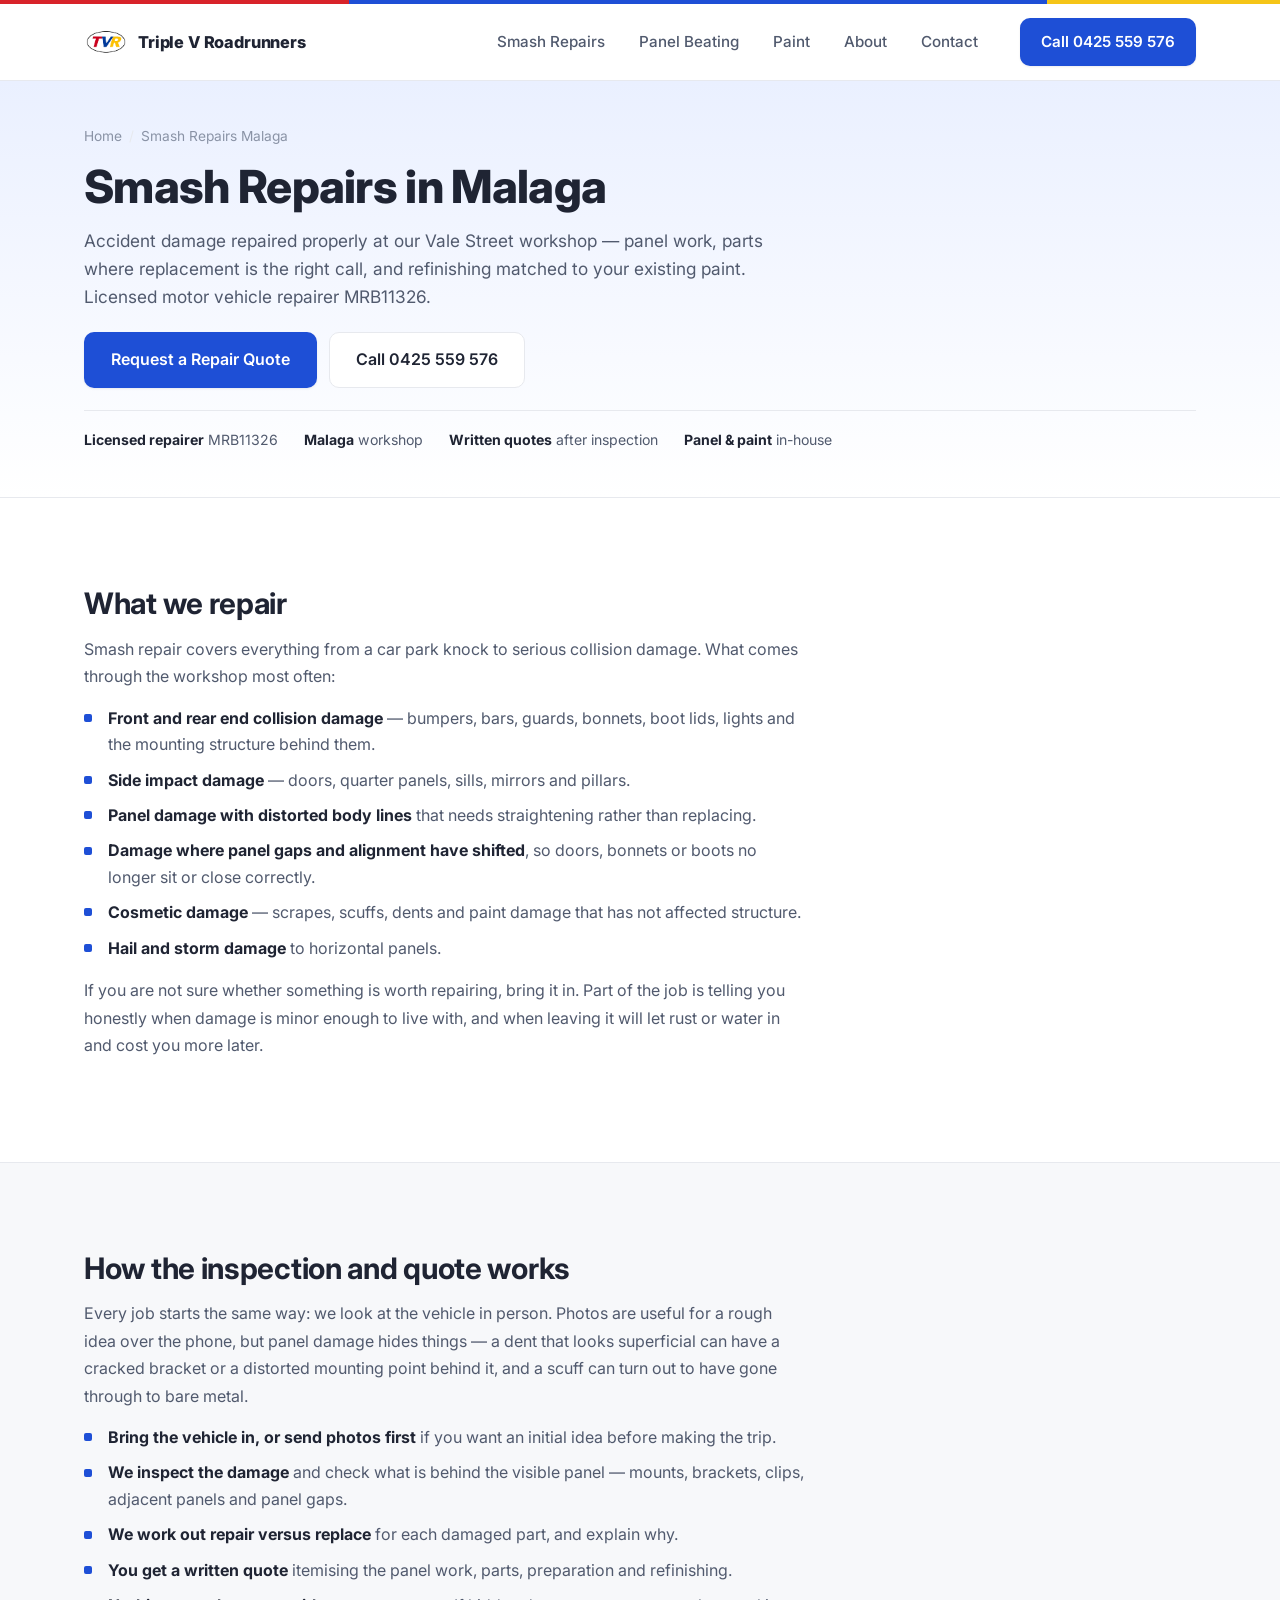
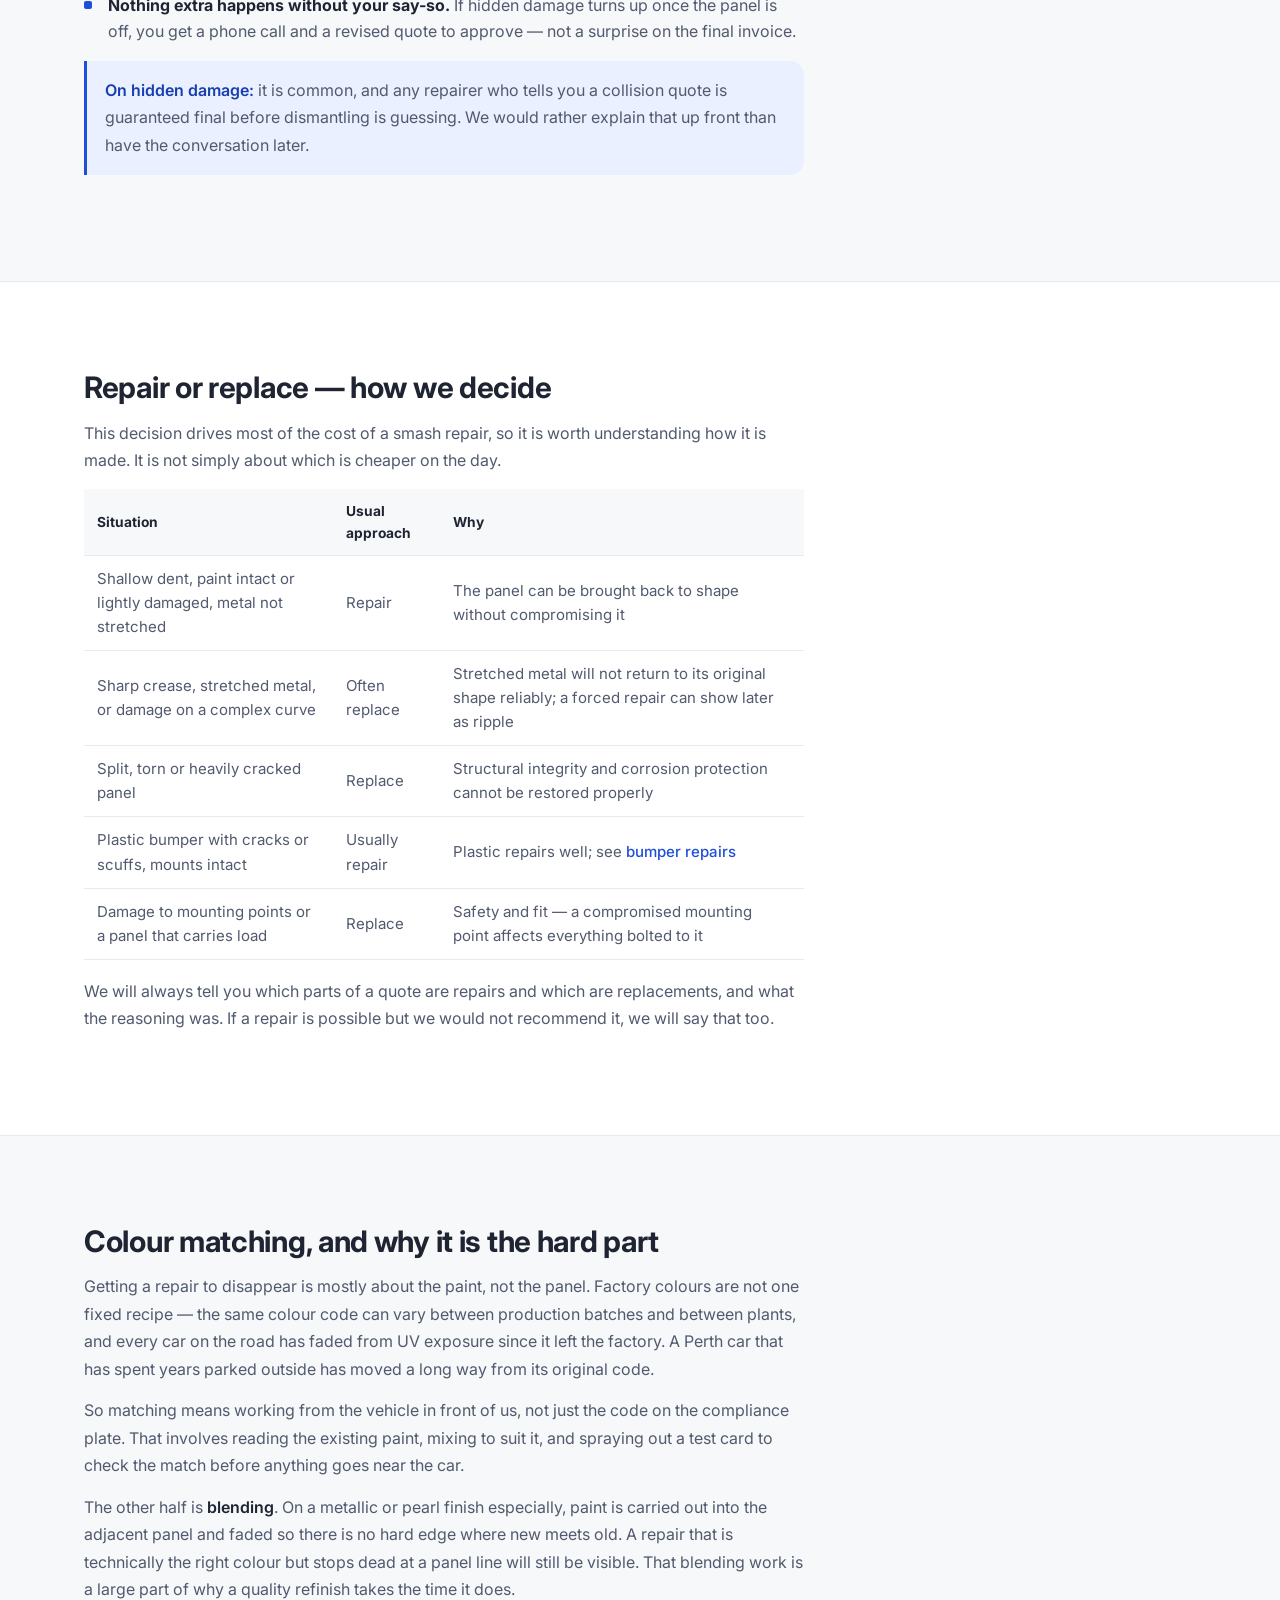
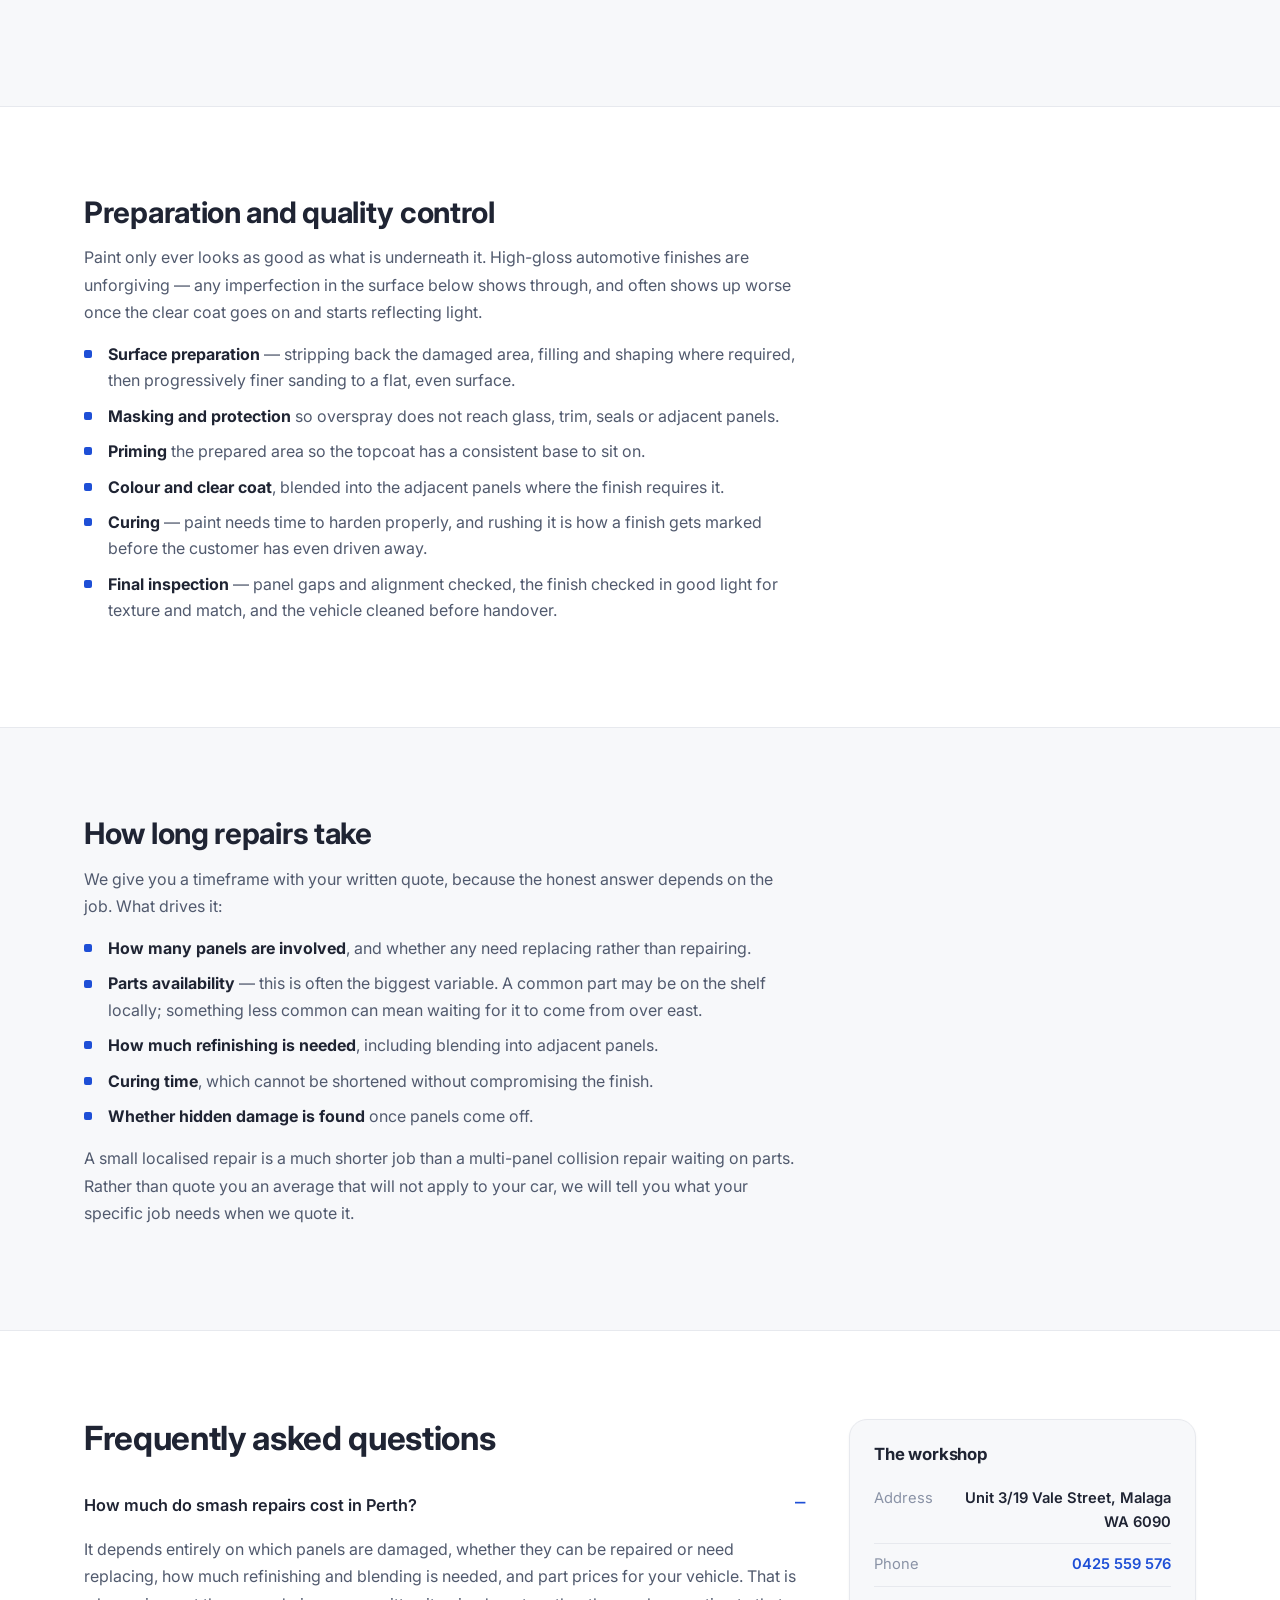
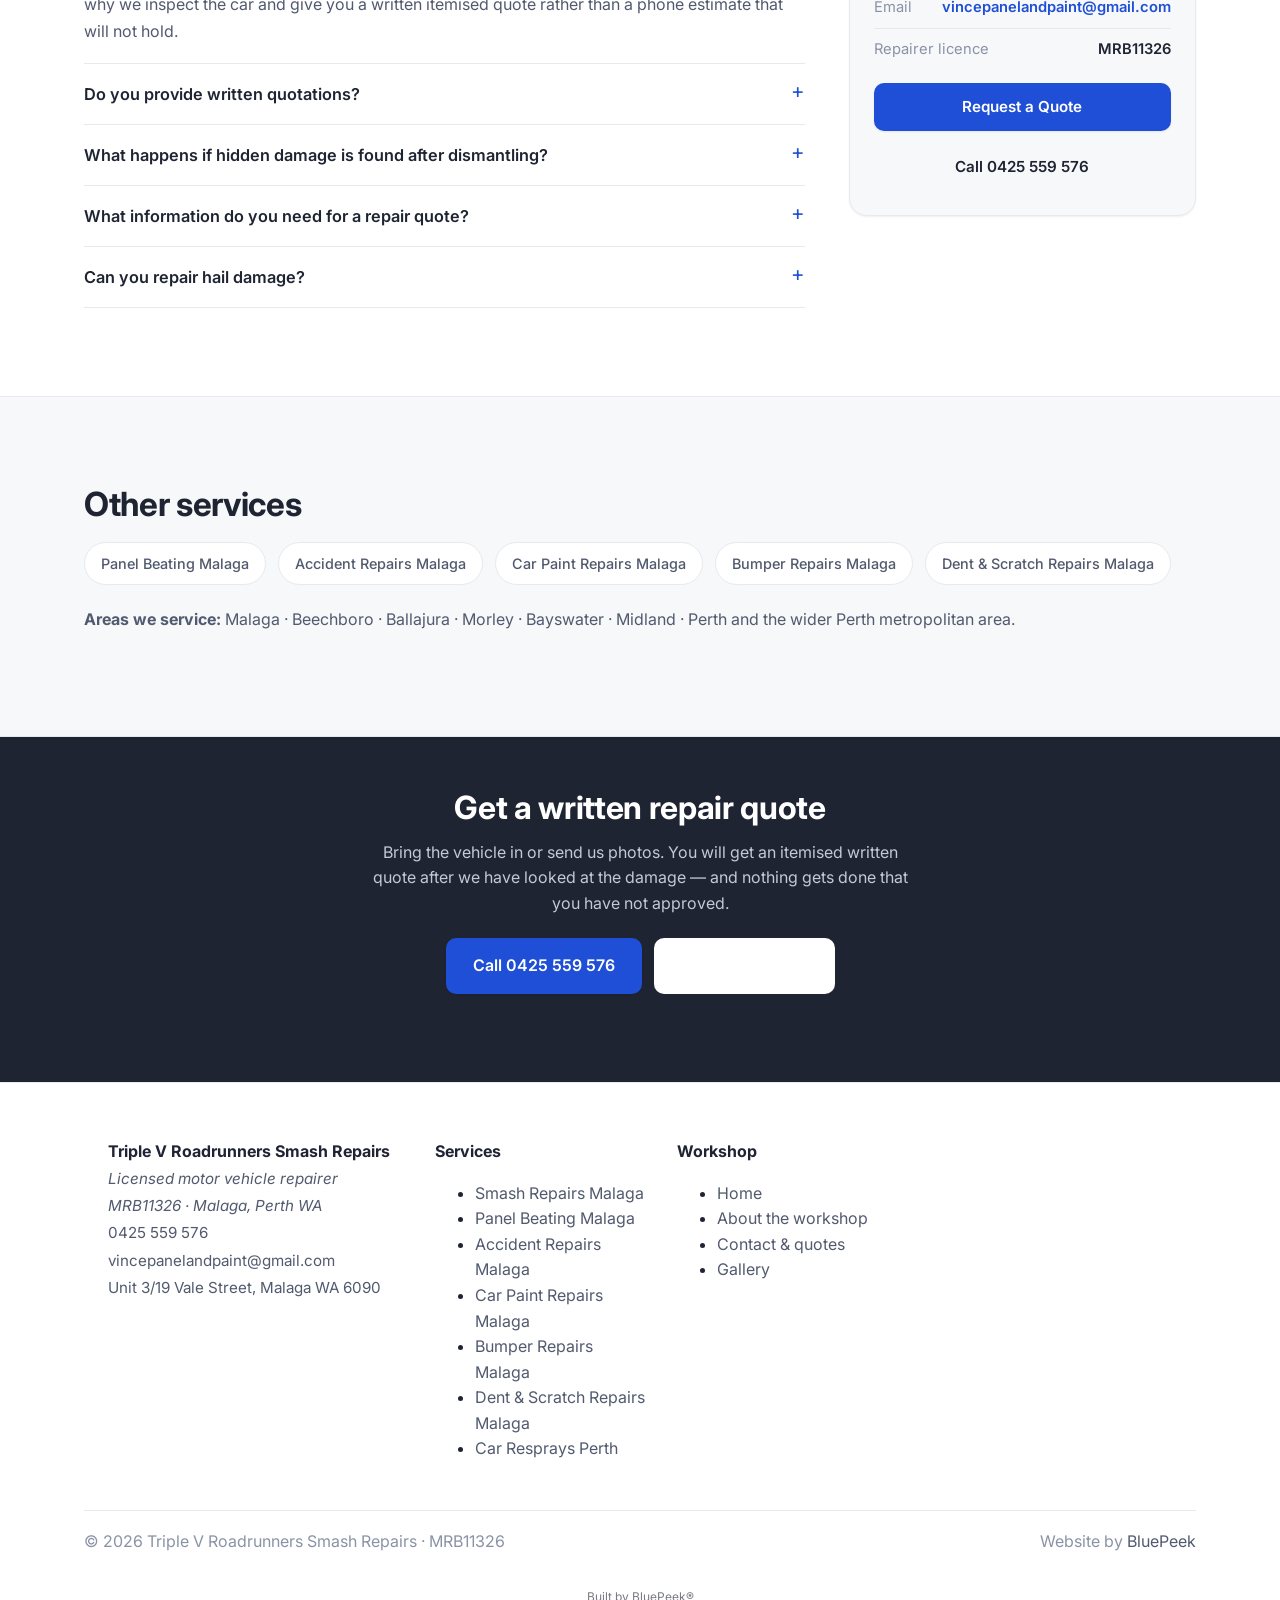
<file: smash-repairs-malaga.html>
<!DOCTYPE html>
<html lang="en-AU">
<head>
<meta charset="UTF-8" />
<meta name="viewport" content="width=device-width, initial-scale=1.0" />
<title>Smash Repairs Malaga | Accident Damage Repairs | Triple V Roadrunners</title>
<meta name="description" content="Smash repairs in Malaga, Perth. Accident damage, panel work, parts replacement and colour-matched refinishing. Licensed repairer MRB11326. Call 0425 559 576." />
<meta name="robots" content="index, follow, max-image-preview:large" />
<link rel="canonical" href="https://triplevroadrunnerssmashrepairs.com.au/smash-repairs-malaga" />
<meta name="theme-color" content="#1e4fd6" />

<meta property="og:type" content="website" />
<meta property="og:locale" content="en_AU" />
<meta property="og:site_name" content="Triple V Roadrunners Smash Repairs" />
<meta property="og:title" content="Smash Repairs Malaga | Accident Damage Repairs | Triple V Roadrunners" />
<meta property="og:description" content="Smash repairs in Malaga, Perth. Accident damage, panel work, parts replacement and colour-matched refinishing. Licensed repairer MRB11326. Call 0425 559 576." />
<meta property="og:url" content="https://triplevroadrunnerssmashrepairs.com.au/smash-repairs-malaga" />
<meta property="og:image" content="https://triplevroadrunnerssmashrepairs.com.au/assets/photos/workshop.webp" />
<meta name="twitter:card" content="summary_large_image" />
<meta name="twitter:title" content="Smash Repairs Malaga | Accident Damage Repairs | Triple V Roadrunners" />
<meta name="twitter:description" content="Smash repairs in Malaga, Perth. Accident damage, panel work, parts replacement and colour-matched refinishing. Licensed repairer MRB11326. Call 0425 559 576." />
<meta name="twitter:image" content="https://triplevroadrunnerssmashrepairs.com.au/assets/photos/workshop.webp" />

<link rel="icon" type="image/png" href="/assets/tvr-logo.png" />
<link rel="apple-touch-icon" href="/assets/tvr-logo.png" />
<link rel="preconnect" href="https://fonts.googleapis.com">
<link rel="preconnect" href="https://fonts.gstatic.com" crossorigin>
<link href="https://fonts.googleapis.com/css2?family=Inter:wght@400;500;600;700;800&display=swap" rel="stylesheet">
<link rel="stylesheet" href="/styles.css" />
<link rel="stylesheet" href="/page-extra.css" />

<script type="application/ld+json">
{
 "@context": "https://schema.org",
 "@type": "Service",
 "@id": "https://triplevroadrunnerssmashrepairs.com.au/smash-repairs-malaga#service",
 "name": "Smash repairs and accident damage repair",
 "url": "https://triplevroadrunnerssmashrepairs.com.au/smash-repairs-malaga",
 "description": "Smash repairs in Malaga, Perth. Accident damage, panel work, parts replacement and colour-matched refinishing. Licensed repairer MRB11326. Call 0425 559 576.",
 "provider": {
  "@id": "https://triplevroadrunnerssmashrepairs.com.au/#business"
 },
 "areaServed": [
  {
   "@type": "City",
   "name": "Malaga, WA"
  },
  {
   "@type": "City",
   "name": "Beechboro, WA"
  },
  {
   "@type": "City",
   "name": "Ballajura, WA"
  },
  {
   "@type": "City",
   "name": "Morley, WA"
  },
  {
   "@type": "City",
   "name": "Bayswater, WA"
  },
  {
   "@type": "City",
   "name": "Midland, WA"
  },
  {
   "@type": "City",
   "name": "Perth, WA"
  }
 ]
}
</script>
<script type="application/ld+json">
{
 "@context": "https://schema.org",
 "@type": "WebPage",
 "@id": "https://triplevroadrunnerssmashrepairs.com.au/smash-repairs-malaga#webpage",
 "url": "https://triplevroadrunnerssmashrepairs.com.au/smash-repairs-malaga",
 "name": "Smash Repairs Malaga | Accident Damage Repairs | Triple V Roadrunners",
 "isPartOf": {
  "@id": "https://triplevroadrunnerssmashrepairs.com.au/#website"
 },
 "about": {
  "@id": "https://triplevroadrunnerssmashrepairs.com.au/#business"
 },
 "breadcrumb": {
  "@id": "https://triplevroadrunnerssmashrepairs.com.au/smash-repairs-malaga#breadcrumb"
 },
 "inLanguage": "en-AU",
 "dateModified": "2026-08-03"
}
</script>
<script type="application/ld+json">
{
 "@context": "https://schema.org",
 "@type": "BreadcrumbList",
 "@id": "https://triplevroadrunnerssmashrepairs.com.au/smash-repairs-malaga#breadcrumb",
 "itemListElement": [
  {
   "@type": "ListItem",
   "position": 1,
   "name": "Home",
   "item": "https://triplevroadrunnerssmashrepairs.com.au/"
  },
  {
   "@type": "ListItem",
   "position": 2,
   "name": "Smash Repairs Malaga"
  }
 ]
}
</script>
<script type="application/ld+json">
{
 "@context": "https://schema.org",
 "@type": "FAQPage",
 "@id": "https://triplevroadrunnerssmashrepairs.com.au/smash-repairs-malaga#faq",
 "mainEntity": [
  {
   "@type": "Question",
   "name": "How much do smash repairs cost in Perth?",
   "acceptedAnswer": {
    "@type": "Answer",
    "text": "It depends entirely on which panels are damaged, whether they can be repaired or need replacing, how much refinishing and blending is needed, and part prices for your vehicle. That is why we inspect the car and give you a written itemised quote rather than a phone estimate that will not hold."
   }
  },
  {
   "@type": "Question",
   "name": "Do you provide written quotations?",
   "acceptedAnswer": {
    "@type": "Answer",
    "text": "Yes. Every job is quoted in writing after an inspection, with the panel work, parts, preparation and refinishing itemised so you can see what you are paying for."
   }
  },
  {
   "@type": "Question",
   "name": "What happens if hidden damage is found after dismantling?",
   "acceptedAnswer": {
    "@type": "Answer",
    "text": "We stop, call you, and give you a revised quote to approve before continuing. Hidden damage is common in collision work \u2014 brackets, mounts and clips behind a panel are not visible until the panel comes off. You will never find extra work on the invoice that you did not approve."
   }
  },
  {
   "@type": "Question",
   "name": "What information do you need for a repair quote?",
   "acceptedAnswer": {
    "@type": "Answer",
    "text": "Ideally the vehicle itself, plus its make, model and year. If you want an initial idea before coming in, send clear photos of the damage from a few angles including one wider shot showing the whole panel and the panels either side of it."
   }
  },
  {
   "@type": "Question",
   "name": "Can you repair hail damage?",
   "acceptedAnswer": {
    "@type": "Answer",
    "text": "Yes, hail damage to horizontal panels is something we handle. The approach depends on how many dents there are, how deep they are, and whether the paint surface has been broken \u2014 bring the vehicle in and we will assess it."
   }
  }
 ]
}
</script>
<script>
(function(){fetch("https://bluepeekdashboard.com.au/api/site-status?domain="+location.hostname).then(function(r){return r.json();}).then(function(d){if(d&&d.suspended){var o=document.createElement('div');o.setAttribute('style','position:fixed;inset:0;z-index:99999;display:grid;place-items:center;font-family:system-ui,sans-serif;background:#0b1220;color:#e8edf5;text-align:center;padding:24px');o.innerHTML='<div><p style="font-size:1.5rem;margin:0 0 .5rem;font-weight:600">This site is temporarily unavailable</p><p style="color:#9fb0c8;max-width:32rem">The account is on hold. If you\'re the owner, please contact Bluepeek to restore your website.</p></div>';document.body.appendChild(o);}}).catch(function(){});})();
</script>
</head>
<body>
<div class="accent-bar" aria-hidden="true">
  <span class="accent-bar-red"></span><span class="accent-bar-blue"></span><span class="accent-bar-yellow"></span>
</div>
<header class="site-header">
  <div class="container header-inner">
    <a href="/" class="logo">
      <img src="/assets/tvr-logo.png" alt="Triple V Roadrunners Smash Repairs logo" class="logo-img" width="44" height="44" />
      <span class="logo-text">Triple V Roadrunners</span>
    </a>
    <nav class="main-nav" aria-label="Main navigation">
      <a href="/smash-repairs-malaga">Smash Repairs</a>
      <a href="/panel-beating-malaga">Panel Beating</a>
      <a href="/car-paint-repairs-malaga">Paint</a>
      <a href="/about">About</a>
      <a href="/contact">Contact</a>
    </nav>
    <a href="tel:0425559576" class="btn btn-primary btn-call" data-bp="phone">Call 0425 559 576</a>
  </div>
</header>

<section class="page-hero">
  <div class="container">
    <p class="crumb"><a href="/">Home</a><span>/</span>Smash Repairs Malaga</p>
    <h1>Smash Repairs in Malaga</h1>
    <p class="lead">Accident damage repaired properly at our Vale Street workshop — panel work, parts where replacement is the right call, and refinishing matched to your existing paint. Licensed motor vehicle repairer MRB11326.</p>
    <div class="hero-actions">
      <a href="/contact" class="btn btn-primary btn-lg">Request a Repair Quote</a>
      <a href="tel:0425559576" class="btn btn-outline btn-lg" data-bp="phone">Call 0425 559 576</a>
    </div>
    <div class="trustline">
      <div><b>Licensed repairer</b> MRB11326</div>
      <div><b>Malaga</b> workshop</div>
      <div><b>Written quotes</b> after inspection</div>
      <div><b>Panel &amp; paint</b> in-house</div>
    </div>
  </div>
</section>

<section class="section">
  <div class="container">
    <div class="prose">
      <h2>What we repair</h2>
      <p>Smash repair covers everything from a car park knock to serious collision damage. What comes through the workshop most often:</p>
      <ul><li><strong>Front and rear end collision damage</strong> — bumpers, bars, guards, bonnets, boot lids, lights and the mounting structure behind them.</li><li><strong>Side impact damage</strong> — doors, quarter panels, sills, mirrors and pillars.</li><li><strong>Panel damage with distorted body lines</strong> that needs straightening rather than replacing.</li><li><strong>Damage where panel gaps and alignment have shifted</strong>, so doors, bonnets or boots no longer sit or close correctly.</li><li><strong>Cosmetic damage</strong> — scrapes, scuffs, dents and paint damage that has not affected structure.</li><li><strong>Hail and storm damage</strong> to horizontal panels.</li></ul>
      <p>If you are not sure whether something is worth repairing, bring it in. Part of the job is telling you honestly when damage is minor enough to live with, and when leaving it will let rust or water in and cost you more later.</p>
    </div>
  </div>
</section>
<section class="section section-alt">
  <div class="container">
    <div class="prose">
      <h2>How the inspection and quote works</h2>
      <p>Every job starts the same way: we look at the vehicle in person. Photos are useful for a rough idea over the phone, but panel damage hides things — a dent that looks superficial can have a cracked bracket or a distorted mounting point behind it, and a scuff can turn out to have gone through to bare metal.</p>
      <ul><li><strong>Bring the vehicle in, or send photos first</strong> if you want an initial idea before making the trip.</li><li><strong>We inspect the damage</strong> and check what is behind the visible panel — mounts, brackets, clips, adjacent panels and panel gaps.</li><li><strong>We work out repair versus replace</strong> for each damaged part, and explain why.</li><li><strong>You get a written quote</strong> itemising the panel work, parts, preparation and refinishing.</li><li><strong>Nothing extra happens without your say-so.</strong> If hidden damage turns up once the panel is off, you get a phone call and a revised quote to approve — not a surprise on the final invoice.</li></ul>
      <div class='callout'><p><strong>On hidden damage:</strong> it is common, and any repairer who tells you a collision quote is guaranteed final before dismantling is guessing. We would rather explain that up front than have the conversation later.</p></div>
    </div>
  </div>
</section>
<section class="section">
  <div class="container">
    <div class="prose">
      <h2>Repair or replace — how we decide</h2>
      <p>This decision drives most of the cost of a smash repair, so it is worth understanding how it is made. It is not simply about which is cheaper on the day.</p>
      <div class='table-wrap'><table><tr><th>Situation</th><th>Usual approach</th><th>Why</th></tr><tr><td>Shallow dent, paint intact or lightly damaged, metal not stretched</td><td>Repair</td><td>The panel can be brought back to shape without compromising it</td></tr><tr><td>Sharp crease, stretched metal, or damage on a complex curve</td><td>Often replace</td><td>Stretched metal will not return to its original shape reliably; a forced repair can show later as ripple</td></tr><tr><td>Split, torn or heavily cracked panel</td><td>Replace</td><td>Structural integrity and corrosion protection cannot be restored properly</td></tr><tr><td>Plastic bumper with cracks or scuffs, mounts intact</td><td>Usually repair</td><td>Plastic repairs well; see <a href='/bumper-repairs-malaga'>bumper repairs</a></td></tr><tr><td>Damage to mounting points or a panel that carries load</td><td>Replace</td><td>Safety and fit — a compromised mounting point affects everything bolted to it</td></tr></table></div>
      <p>We will always tell you which parts of a quote are repairs and which are replacements, and what the reasoning was. If a repair is possible but we would not recommend it, we will say that too.</p>
    </div>
  </div>
</section>
<section class="section section-alt">
  <div class="container">
    <div class="prose">
      <h2>Colour matching, and why it is the hard part</h2>
      <p>Getting a repair to disappear is mostly about the paint, not the panel. Factory colours are not one fixed recipe — the same colour code can vary between production batches and between plants, and every car on the road has faded from UV exposure since it left the factory. A Perth car that has spent years parked outside has moved a long way from its original code.</p>
      <p>So matching means working from the vehicle in front of us, not just the code on the compliance plate. That involves reading the existing paint, mixing to suit it, and spraying out a test card to check the match before anything goes near the car.</p>
      <p>The other half is <strong>blending</strong>. On a metallic or pearl finish especially, paint is carried out into the adjacent panel and faded so there is no hard edge where new meets old. A repair that is technically the right colour but stops dead at a panel line will still be visible. That blending work is a large part of why a quality refinish takes the time it does.</p>
    </div>
  </div>
</section>
<section class="section">
  <div class="container">
    <div class="prose">
      <h2>Preparation and quality control</h2>
      <p>Paint only ever looks as good as what is underneath it. High-gloss automotive finishes are unforgiving — any imperfection in the surface below shows through, and often shows up worse once the clear coat goes on and starts reflecting light.</p>
      <ul><li><strong>Surface preparation</strong> — stripping back the damaged area, filling and shaping where required, then progressively finer sanding to a flat, even surface.</li><li><strong>Masking and protection</strong> so overspray does not reach glass, trim, seals or adjacent panels.</li><li><strong>Priming</strong> the prepared area so the topcoat has a consistent base to sit on.</li><li><strong>Colour and clear coat</strong>, blended into the adjacent panels where the finish requires it.</li><li><strong>Curing</strong> — paint needs time to harden properly, and rushing it is how a finish gets marked before the customer has even driven away.</li><li><strong>Final inspection</strong> — panel gaps and alignment checked, the finish checked in good light for texture and match, and the vehicle cleaned before handover.</li></ul>
    </div>
  </div>
</section>
<section class="section section-alt">
  <div class="container">
    <div class="prose">
      <h2>How long repairs take</h2>
      <p>We give you a timeframe with your written quote, because the honest answer depends on the job. What drives it:</p>
      <ul><li><strong>How many panels are involved</strong>, and whether any need replacing rather than repairing.</li><li><strong>Parts availability</strong> — this is often the biggest variable. A common part may be on the shelf locally; something less common can mean waiting for it to come from over east.</li><li><strong>How much refinishing is needed</strong>, including blending into adjacent panels.</li><li><strong>Curing time</strong>, which cannot be shortened without compromising the finish.</li><li><strong>Whether hidden damage is found</strong> once panels come off.</li></ul>
      <p>A small localised repair is a much shorter job than a multi-panel collision repair waiting on parts. Rather than quote you an average that will not apply to your car, we will tell you what your specific job needs when we quote it.</p>
    </div>
  </div>
</section>

<section class="section">
  <div class="container">
    <div class="page-grid">
      <div>
        <h2>Frequently asked questions</h2>
        <div class="faq-acc">
        <details open><summary>How much do smash repairs cost in Perth?</summary><div><p>It depends entirely on which panels are damaged, whether they can be repaired or need replacing, how much refinishing and blending is needed, and part prices for your vehicle. That is why we inspect the car and give you a written itemised quote rather than a phone estimate that will not hold.</p></div></details>
        <details><summary>Do you provide written quotations?</summary><div><p>Yes. Every job is quoted in writing after an inspection, with the panel work, parts, preparation and refinishing itemised so you can see what you are paying for.</p></div></details>
        <details><summary>What happens if hidden damage is found after dismantling?</summary><div><p>We stop, call you, and give you a revised quote to approve before continuing. Hidden damage is common in collision work — brackets, mounts and clips behind a panel are not visible until the panel comes off. You will never find extra work on the invoice that you did not approve.</p></div></details>
        <details><summary>What information do you need for a repair quote?</summary><div><p>Ideally the vehicle itself, plus its make, model and year. If you want an initial idea before coming in, send clear photos of the damage from a few angles including one wider shot showing the whole panel and the panels either side of it.</p></div></details>
        <details><summary>Can you repair hail damage?</summary><div><p>Yes, hail damage to horizontal panels is something we handle. The approach depends on how many dents there are, how deep they are, and whether the paint surface has been broken — bring the vehicle in and we will assess it.</p></div></details>
        </div>
      </div>
      <aside class="side">
        <h3>The workshop</h3>
        <div class="row"><span>Address</span><b>Unit 3/19 Vale Street, Malaga WA 6090</b></div>
        <div class="row"><span>Phone</span><b><a href="tel:0425559576" data-bp="phone">0425 559 576</a></b></div>
        <div class="row"><span>Email</span><b><a href="mailto:vincepanelandpaint@gmail.com">vincepanelandpaint@gmail.com</a></b></div>
        <div class="row"><span>Repairer licence</span><b>MRB11326</b></div>
        <a href="/contact" class="btn btn-primary">Request a Quote</a>
        <a href="tel:0425559576" class="btn btn-ghost" data-bp="phone">Call 0425 559 576</a>
      </aside>
    </div>
  </div>
</section>

<section class="section section-alt">
  <div class="container">
    <h2>Other services</h2>
    <div class="linkrow">
      <a href="/panel-beating-malaga">Panel Beating Malaga</a>
      <a href="/accident-repairs-malaga">Accident Repairs Malaga</a>
      <a href="/car-paint-repairs-malaga">Car Paint Repairs Malaga</a>
      <a href="/bumper-repairs-malaga">Bumper Repairs Malaga</a>
      <a href="/dent-and-scratch-repairs-malaga">Dent & Scratch Repairs Malaga</a>
    </div>
    <p style="margin-top:22px;color:var(--ink-soft)"><strong>Areas we service:</strong>
    Malaga &middot; Beechboro &middot; Ballajura &middot; Morley &middot; Bayswater &middot; Midland &middot; Perth and the wider Perth metropolitan area.</p>
  </div>
</section>

<section class="cta-band">
  <div class="container">
    <h2>Get a written repair quote</h2>
    <p>Bring the vehicle in or send us photos. You will get an itemised written quote after we have
    looked at the damage &mdash; and nothing gets done that you have not approved.</p>
    <div class="hero-actions">
      <a href="tel:0425559576" class="btn btn-primary btn-lg" data-bp="phone">Call 0425 559 576</a>
      <a href="/contact" class="btn btn-outline btn-lg">Request a Quote</a>
    </div>
  </div>
</section>

<footer class="site-footer">
  <div class="container">
    <div class="footer-inner">
      <div class="footer-brand">
        <strong>Triple V Roadrunners Smash Repairs</strong>
        <p class="footer-tag">Licensed motor vehicle repairer MRB11326 &middot; Malaga, Perth WA</p>
        <p><a href="tel:0425559576" data-bp="phone">0425 559 576</a><br>
        <a href="mailto:vincepanelandpaint@gmail.com">vincepanelandpaint@gmail.com</a><br>
        Unit 3/19 Vale Street, Malaga WA 6090</p>
      </div>
      <div>
        <strong>Services</strong>
        <ul>
          <li><a href="/smash-repairs-malaga">Smash Repairs Malaga</a></li>
          <li><a href="/panel-beating-malaga">Panel Beating Malaga</a></li>
          <li><a href="/accident-repairs-malaga">Accident Repairs Malaga</a></li>
          <li><a href="/car-paint-repairs-malaga">Car Paint Repairs Malaga</a></li>
          <li><a href="/bumper-repairs-malaga">Bumper Repairs Malaga</a></li>
          <li><a href="/dent-and-scratch-repairs-malaga">Dent & Scratch Repairs Malaga</a></li>
          <li><a href="/car-resprays-perth">Car Resprays Perth</a></li>
        </ul>
      </div>
      <div>
        <strong>Workshop</strong>
        <ul>
          <li><a href="/">Home</a></li>
          <li><a href="/about">About the workshop</a></li>
          <li><a href="/contact">Contact &amp; quotes</a></li>
          <li><a href="/#gallery">Gallery</a></li>
        </ul>
      </div>
    </div>
    <div class="footer-bottom">
      <div class="footer-bottom-inner">
        <span>&copy; 2026 Triple V Roadrunners Smash Repairs &middot; MRB11326</span>
        <span>Website by <a href="https://bluepeek.com.au" rel="noopener">BluePeek</a></span>
      </div>
    </div>
  </div>
<div style="text-align:center;padding:14px 16px;font-size:12px;opacity:.6">Built by <a href="https://bluepeek.com.au" target="_blank" rel="noopener" style="color:inherit;text-decoration:none">BluePeek&#174;</a></div>
</footer>
  <script src="https://bluepeekdashboard.com.au/bp-live.js" defer></script>
</body>
</html>
</file>
<file: styles.css>
/* =========================================================
   Triple V Roadrunners — Demo Site Styles
   Palette: White dominant, charcoal text, blue/red/yellow accents
   ========================================================= */

:root {
  --white: #ffffff;
  --bg: #ffffff;
  --bg-soft: #f7f8fa;
  --border: #e7e9ee;

  --ink: #1f2433;        /* charcoal text */
  --ink-soft: #515a6e;   /* secondary text */
  --muted: #8a93a6;

  --blue: #1e4fd6;       /* primary accent */
  --blue-dark: #173fb0;
  --blue-soft: #eaf0ff;

  --red: #d8232a;        /* secondary accent */
  --red-dark: #b71d23;

  --yellow: #f5c518;     /* tertiary accent */

  --radius: 14px;
  --radius-lg: 18px;
  --shadow-sm: 0 1px 2px rgba(20, 25, 40, 0.04), 0 1px 3px rgba(20, 25, 40, 0.04);
  --shadow-md: 0 4px 14px rgba(20, 25, 40, 0.06), 0 2px 6px rgba(20, 25, 40, 0.04);
  --shadow-lg: 0 12px 30px rgba(20, 25, 40, 0.08);

  --max: 1160px;
}

* { box-sizing: border-box; }

html { scroll-behavior: smooth; }

body {
  margin: 0;
  font-family: 'Inter', -apple-system, BlinkMacSystemFont, "Segoe UI", Roboto, Helvetica, Arial, sans-serif;
  font-size: 16px;
  line-height: 1.6;
  color: var(--ink);
  background: var(--bg);
  -webkit-font-smoothing: antialiased;
}

img { max-width: 100%; display: block; }

a { color: var(--blue); text-decoration: none; }
a:hover { color: var(--blue-dark); }

h1, h2, h3, h4, h5 {
  margin: 0 0 .5em;
  color: var(--ink);
  font-weight: 700;
  letter-spacing: -0.01em;
  line-height: 1.2;
}
h1 { font-size: clamp(2rem, 4vw, 3.25rem); font-weight: 800; }
h2 { font-size: clamp(1.6rem, 2.6vw, 2.25rem); }
h3 { font-size: 1.15rem; }
p  { margin: 0 0 1em; color: var(--ink-soft); }

.container {
  max-width: var(--max);
  margin: 0 auto;
  padding: 0 24px;
}

.eyebrow {
  display: inline-block;
  font-size: .78rem;
  font-weight: 600;
  letter-spacing: .12em;
  text-transform: uppercase;
  color: var(--blue);
  background: var(--blue-soft);
  padding: 6px 12px;
  border-radius: 999px;
  margin-bottom: 14px;
}

.accent-blue   { color: var(--blue); }
.accent-red    { color: var(--red); }
.accent-yellow { color: var(--yellow); }

/* Top accent bar */
.accent-bar {
  display: flex;
  height: 4px;
  width: 100%;
}
.accent-bar span { display: block; height: 100%; }
.accent-bar-red    { flex: 3; background: var(--red); }
.accent-bar-blue   { flex: 6; background: var(--blue); }
.accent-bar-yellow { flex: 2; background: var(--yellow); }

/* ===== Buttons ===== */
.btn {
  display: inline-flex;
  align-items: center;
  justify-content: center;
  gap: 8px;
  font-weight: 600;
  font-size: .95rem;
  padding: 11px 20px;
  border-radius: 10px;
  border: 1px solid transparent;
  cursor: pointer;
  transition: transform .15s ease, background .15s ease, color .15s ease, box-shadow .15s ease, border-color .15s ease;
  white-space: nowrap;
  font-family: inherit;
}
.btn-lg { padding: 14px 26px; font-size: 1rem; }
.btn-block { width: 100%; }

.btn-primary {
  background: var(--blue);
  color: #fff;
  box-shadow: var(--shadow-sm);
}
.btn-primary:hover { background: var(--blue-dark); color: #fff; transform: translateY(-1px); box-shadow: var(--shadow-md); }

.btn-outline {
  background: #fff;
  color: var(--ink);
  border-color: var(--border);
}
.btn-outline:hover { border-color: var(--ink); color: var(--ink); }

.btn-ghost {
  background: transparent;
  color: var(--ink);
  border-color: transparent;
  padding-left: 8px; padding-right: 8px;
}
.btn-ghost:hover { color: var(--blue); }

/* ===== Header ===== */
.site-header {
  position: sticky; top: 0; z-index: 50;
  background: rgba(255,255,255,0.92);
  backdrop-filter: saturate(180%) blur(10px);
  border-bottom: 1px solid var(--border);
}
.header-inner {
  display: flex;
  align-items: center;
  gap: 24px;
  padding: 14px 24px;
}
.logo {
  display: flex; align-items: center; gap: 10px;
  font-weight: 800;
  color: var(--ink);
  letter-spacing: -.01em;
}
.logo:hover { color: var(--ink); }
.logo-img {
  width: 44px;
  height: 44px;
  object-fit: contain;
  display: block;
}
.logo-text { font-size: 1.02rem; }
.site-footer .logo-img { width: 40px; height: 40px; }

.main-nav {
  margin-left: auto;
  display: flex;
  gap: 6px;
}
.main-nav a {
  color: var(--ink-soft);
  font-weight: 500;
  font-size: .95rem;
  padding: 8px 14px;
  border-radius: 8px;
}
.main-nav a:hover { color: var(--ink); background: var(--bg-soft); }

.btn-call { margin-left: 4px; }

.nav-toggle {
  display: none;
  background: transparent;
  border: 1px solid var(--border);
  border-radius: 8px;
  width: 40px; height: 40px;
  padding: 10px 8px;
  cursor: pointer;
  flex-direction: column;
  justify-content: space-between;
}
.nav-toggle span {
  display: block; height: 2px; background: var(--ink); border-radius: 2px;
}

/* ===== Hero ===== */
.hero {
  position: relative;
  background:
    radial-gradient(ellipse at 80% -20%, rgba(30,79,214,.08), transparent 50%),
    radial-gradient(ellipse at -10% 110%, rgba(216,35,42,.05), transparent 50%),
    #fff;
  border-bottom: 1px solid var(--border);
  overflow: hidden;
}
.hero::before {
  content: "";
  position: absolute; inset: 0;
  background-image:
    linear-gradient(to right, rgba(20,25,40,.025) 1px, transparent 1px),
    linear-gradient(to bottom, rgba(20,25,40,.025) 1px, transparent 1px);
  background-size: 44px 44px;
  mask-image: radial-gradient(ellipse at 50% 40%, #000 30%, transparent 75%);
  pointer-events: none;
}
.hero-inner {
  position: relative;
  padding: 96px 24px 88px;
  text-align: center;
  max-width: 880px;
}
.hero h1 { margin-bottom: 18px; }
.hero-sub {
  font-size: 1.15rem;
  color: var(--ink-soft);
  max-width: 640px;
  margin: 0 auto 32px;
}
.hero-actions {
  display: flex; gap: 12px; justify-content: center; flex-wrap: wrap;
  margin-bottom: 36px;
}
.tagline {
  display: inline-block;
  font-size: 1.05rem;
  font-weight: 600;
  color: var(--ink);
  padding: 10px 18px;
  background: #fff;
  border: 1px solid var(--border);
  border-radius: 999px;
  box-shadow: var(--shadow-sm);
  margin: 0;
  position: relative;
}
.tagline::before {
  content: "";
  display: inline-block;
  width: 8px; height: 8px; border-radius: 50%;
  background: var(--yellow);
  margin-right: 10px;
  vertical-align: middle;
}

/* ===== Sections ===== */
.section {
  padding: 88px 0;
}
.section-alt {
  background: var(--bg-soft);
  border-top: 1px solid var(--border);
  border-bottom: 1px solid var(--border);
}
.section-head {
  text-align: center;
  max-width: 640px;
  margin: 0 auto 48px;
}
.section-lead {
  font-size: 1.05rem;
  color: var(--ink-soft);
  margin: 0;
}

/* ===== Grid ===== */
.grid { display: grid; gap: 20px; }
.grid-3 { grid-template-columns: repeat(3, 1fr); }
@media (max-width: 900px) { .grid-3 { grid-template-columns: repeat(2, 1fr); } }
@media (max-width: 580px) { .grid-3 { grid-template-columns: 1fr; } }

/* ===== Cards ===== */
.card {
  background: #fff;
  border: 1px solid var(--border);
  border-radius: var(--radius-lg);
  padding: 28px;
  box-shadow: var(--shadow-sm);
  transition: transform .18s ease, box-shadow .18s ease, border-color .18s ease;
}
.service-card:hover {
  transform: translateY(-3px);
  box-shadow: var(--shadow-md);
  border-color: #dbe1ec;
}
.card-icon {
  width: 46px; height: 46px;
  border-radius: 12px;
  display: grid; place-items: center;
  background: var(--blue-soft);
  color: var(--blue);
  margin-bottom: 16px;
}
.card-icon svg { width: 24px; height: 24px; }
.card-icon.icon-blue   { background: #eaf0ff; color: var(--blue); }
.card-icon.icon-red    { background: #fdecec; color: var(--red); }
.card-icon.icon-yellow { background: #fdf6db; color: #b08800; }
.service-card h3 { margin-bottom: 6px; }
.service-card p { margin: 0; font-size: .96rem; }

/* ===== Gallery ===== */
.gallery-grid {
  display: grid;
  grid-template-columns: repeat(2, 1fr);
  gap: 16px;
}
@media (max-width: 580px) { .gallery-grid { grid-template-columns: 1fr; } }

.gallery-tile {
  position: relative;
  margin: 0;
  aspect-ratio: 4 / 3;
  border-radius: var(--radius-lg);
  overflow: hidden;
  display: flex;
  flex-direction: column;
  justify-content: flex-end;
  padding: 22px;
  color: #fff;
  box-shadow: var(--shadow-sm);
  border: 1px solid transparent;
  transition: transform .2s ease, box-shadow .2s ease;
  background:
    linear-gradient(135deg, rgba(255,255,255,.08), rgba(0,0,0,.18)),
    repeating-linear-gradient(45deg, rgba(255,255,255,.04) 0 14px, rgba(255,255,255,0) 14px 28px);
  background-color: var(--ink);
}
.gallery-tile::before {
  content: "";
  position: absolute;
  inset: 0;
  background:
    radial-gradient(circle at 80% 20%, rgba(255,255,255,.18), transparent 55%),
    radial-gradient(circle at 20% 90%, rgba(0,0,0,.25), transparent 55%);
  pointer-events: none;
}
.gallery-tile:hover {
  transform: translateY(-3px);
  box-shadow: var(--shadow-md);
}
.tile-blue     { background-color: var(--blue); }
.tile-red      { background-color: var(--red); }
.tile-yellow   { background-color: var(--yellow); color: var(--ink); }
.tile-charcoal { background-color: var(--ink); }

/* Photo tile variant — used once real photos are added */
.gallery-tile.tile-photo { background: var(--ink); }
.gallery-tile.tile-photo::before {
  background: linear-gradient(to top, rgba(0,0,0,.65) 0%, rgba(0,0,0,.0) 50%);
}
.tile-photo img {
  position: absolute;
  inset: 0;
  width: 100%;
  height: 100%;
  object-fit: cover;
  z-index: 0;
}
.tile-photo .tile-label,
.tile-photo .tile-sub {
  z-index: 1;
  color: #fff;
  text-shadow: 0 1px 2px rgba(0,0,0,.4);
}

.tile-label {
  position: relative;
  font-weight: 700;
  font-size: 1.1rem;
  letter-spacing: -0.01em;
}
.tile-sub {
  position: relative;
  font-size: .88rem;
  opacity: .85;
  margin-top: 2px;
}
.tile-yellow .tile-sub { opacity: .75; }

.gallery-note {
  text-align: center;
  margin: 28px 0 0;
  font-size: .9rem;
  color: var(--muted);
  font-style: italic;
}

/* ===== About ===== */
.about-grid {
  display: grid;
  grid-template-columns: 1.1fr 1fr;
  gap: 56px;
  align-items: center;
}
@media (max-width: 880px) {
  .about-grid { grid-template-columns: 1fr; gap: 36px; }
}
.about-copy p { font-size: 1.05rem; }
.about-actions { display: flex; gap: 10px; flex-wrap: wrap; margin-top: 8px; }

.about-points {
  background: #fff;
  border: 1px solid var(--border);
  border-radius: var(--radius-lg);
  padding: 28px;
  box-shadow: var(--shadow-sm);
}
.about-points h3 { margin-bottom: 18px; }
.check-list { list-style: none; padding: 0; margin: 0; }
.check-list li {
  display: flex; gap: 14px; align-items: flex-start;
  padding: 14px 0;
  border-top: 1px solid var(--border);
}
.check-list li:first-child { border-top: none; padding-top: 0; }
.check {
  display: inline-grid; place-items: center;
  width: 26px; height: 26px;
  border-radius: 50%;
  background: var(--blue);
  color: #fff;
  font-size: .8rem;
  font-weight: 700;
  flex-shrink: 0;
}
.check-blue   { background: var(--blue); color: #fff; }
.check-red    { background: var(--red); color: #fff; }
.check-yellow { background: var(--yellow); color: var(--ink); }
.check-list strong { color: var(--ink); display: block; font-size: 1rem; }
.check-list p { margin: 2px 0 0; font-size: .92rem; }

/* ===== Contact ===== */
.contact-grid {
  display: grid;
  grid-template-columns: 1fr 1.2fr;
  gap: 32px;
  align-items: start;
}
@media (max-width: 880px) {
  .contact-grid { grid-template-columns: 1fr; }
}

.contact-info {
  display: flex;
  flex-direction: column;
  gap: 18px;
  background: #fff;
  border: 1px solid var(--border);
  border-radius: var(--radius-lg);
  padding: 28px;
  box-shadow: var(--shadow-sm);
}
.info-item {
  display: flex; gap: 14px; align-items: flex-start;
}
.info-icon {
  flex-shrink: 0;
  width: 42px; height: 42px;
  border-radius: 10px;
  background: var(--blue-soft);
  color: var(--blue);
  display: grid; place-items: center;
}
.info-icon svg { width: 20px; height: 20px; }
.info-item h4 { margin: 0 0 2px; font-size: .8rem; text-transform: uppercase; letter-spacing: .08em; color: var(--muted); font-weight: 600; }
.info-item p { margin: 0; color: var(--ink); font-weight: 500; }
.info-item a { color: var(--ink); }
.info-item a:hover { color: var(--blue); }

.contact-buttons {
  display: grid;
  gap: 10px;
  margin-top: 6px;
  border-top: 1px solid var(--border);
  padding-top: 18px;
}

/* ===== Form ===== */
.contact-form h3 { margin-bottom: 4px; }
.form-lead { margin: 0 0 22px; color: var(--ink-soft); font-size: .95rem; }
.field { margin-bottom: 16px; }
.field-row {
  display: grid; grid-template-columns: 1fr 1fr; gap: 16px;
}
@media (max-width: 520px) { .field-row { grid-template-columns: 1fr; } }
.field label {
  display: block;
  font-size: .85rem;
  font-weight: 600;
  color: var(--ink);
  margin-bottom: 6px;
}
.field input,
.field textarea {
  width: 100%;
  font-family: inherit;
  font-size: .98rem;
  color: var(--ink);
  background: #fff;
  border: 1px solid var(--border);
  border-radius: 10px;
  padding: 11px 14px;
  transition: border-color .15s ease, box-shadow .15s ease;
}
.field input:focus,
.field textarea:focus {
  outline: none;
  border-color: var(--blue);
  box-shadow: 0 0 0 3px rgba(30,79,214,.12);
}
.field textarea { resize: vertical; min-height: 110px; }
.form-feedback {
  display: flex;
  align-items: flex-start;
  gap: 10px;
  margin-top: 14px;
  padding: 12px 16px;
  border-radius: 10px;
  font-size: .92rem;
  font-weight: 500;
  line-height: 1.5;
}
.form-feedback svg { flex-shrink: 0; margin-top: 1px; }
.form-success { background: #eaf7ee; color: #1a6334; }
.form-success svg { stroke: #1a6334; }
.form-error   { background: #fdf0f0; color: var(--red-dark); }
.form-error a { color: var(--red-dark); text-decoration: underline; }

.form-fallback {
  margin: 12px 0 0;
  font-size: .88rem;
  text-align: center;
  color: var(--muted);
}
.form-fallback a { color: var(--blue); font-weight: 500; }

/* ===== Footer ===== */
.site-footer {
  background: #fff;
  border-top: 1px solid var(--border);
  margin-top: 0;
}
.footer-inner {
  display: grid;
  grid-template-columns: 1.4fr 1fr 1.2fr 1fr;
  gap: 32px;
  padding: 56px 24px 32px;
}
@media (max-width: 880px) {
  .footer-inner { grid-template-columns: 1fr 1fr; }
}
@media (max-width: 520px) {
  .footer-inner { grid-template-columns: 1fr; }
}
.footer-brand .logo { margin-bottom: 12px; }
.footer-tag {
  color: var(--ink-soft);
  font-style: italic;
  margin: 0;
}
.site-footer h5 {
  font-size: .78rem;
  text-transform: uppercase;
  letter-spacing: .1em;
  color: var(--muted);
  font-weight: 600;
  margin-bottom: 10px;
}
.site-footer p { font-size: .95rem; margin: 0; color: var(--ink-soft); line-height: 1.8; }
.site-footer a { color: var(--ink-soft); }
.site-footer a:hover { color: var(--blue); }

.footer-bottom {
  border-top: 1px solid var(--border);
  padding: 18px 0;
  color: var(--muted);
}
.footer-bottom-inner {
  display: flex;
  justify-content: space-between;
  align-items: center;
  gap: 16px;
  flex-wrap: wrap;
}
.footer-bottom small { font-size: .85rem; }
.mrb-badge strong { color: var(--ink); font-weight: 600; letter-spacing: .02em; }
@media (max-width: 520px) {
  .footer-bottom-inner { justify-content: center; text-align: center; }
}

/* ===== Mobile nav ===== */
@media (max-width: 820px) {
  .main-nav {
    position: absolute;
    top: 100%; left: 0; right: 0;
    background: #fff;
    border-bottom: 1px solid var(--border);
    flex-direction: column;
    padding: 12px 16px 18px;
    gap: 2px;
    transform: translateY(-12px);
    opacity: 0;
    pointer-events: none;
    transition: opacity .18s ease, transform .18s ease;
  }
  .main-nav.open {
    transform: translateY(0);
    opacity: 1;
    pointer-events: auto;
  }
  .main-nav a {
    padding: 12px 14px;
  }
  .nav-toggle { display: flex; margin-left: auto; }
  .btn-call .label, .btn-call { padding: 10px 14px; font-size: .9rem; }
  .header-inner { gap: 12px; }
}

@media (max-width: 480px) {
  .hero-inner { padding: 68px 20px 64px; }
  .section { padding: 64px 0; }
  .btn-call svg { display: none; }
}

/* service-card headings link to their dedicated service pages */
.service-card h3 a{color:inherit;text-decoration:none}
.service-card h3 a:hover{color:var(--blue)}
</file>
<file: page-extra.css>
/* Triple V Roadrunners — supplement to styles.css for the service / about / contact pages.
   Reuses the existing tokens and classes; only adds patterns styles.css doesn't have. */

/* breadcrumb */
.crumb{font-size:.86rem;color:var(--muted);margin-bottom:14px}
.crumb a{color:var(--muted);text-decoration:none}
.crumb a:hover{color:var(--blue);text-decoration:underline}
.crumb span{margin:0 7px;color:var(--border)}

/* page hero (lighter than the homepage hero) */
.page-hero{background:linear-gradient(180deg,var(--blue-soft),var(--bg));border-bottom:1px solid var(--border);padding:44px 0 46px}
.page-hero h1{margin:0 0 14px;font-size:clamp(1.85rem,4.2vw,2.85rem);line-height:1.14;color:var(--ink);letter-spacing:-.015em}
.page-hero .lead{font-size:1.08rem;color:var(--ink-soft);max-width:64ch;margin:0 0 22px}
.page-hero .hero-actions{margin-bottom:22px}
.trustline{display:flex;gap:8px 26px;flex-wrap:wrap;padding-top:18px;border-top:1px solid var(--border);font-size:.88rem;color:var(--ink-soft)}
.trustline b{color:var(--ink);font-weight:700}

/* prose */
.prose{max-width:72ch}
.prose h2{margin:0 0 14px;font-size:clamp(1.35rem,2.6vw,1.85rem);color:var(--ink);letter-spacing:-.01em}
.prose h3{margin:26px 0 8px;font-size:1.1rem;color:var(--ink)}
.prose p{color:var(--ink-soft);margin:0 0 14px;line-height:1.72}
.prose p strong{color:var(--ink);font-weight:600}
.prose ul{margin:0 0 16px;padding-left:0;list-style:none}
.prose ul li{position:relative;padding-left:24px;margin-bottom:9px;color:var(--ink-soft);line-height:1.65}
.prose ul li:before{content:"";position:absolute;left:0;top:.58em;width:8px;height:8px;border-radius:2px;background:var(--blue)}
.prose ul li strong{color:var(--ink)}
.prose a{color:var(--blue);font-weight:500}

/* two-column layout with sticky aside */
.page-grid{display:grid;grid-template-columns:1.35fr .65fr;gap:44px;align-items:start}
@media(max-width:920px){.page-grid{grid-template-columns:1fr;gap:30px}}
.side{position:sticky;top:88px;background:var(--bg-soft);border:1px solid var(--border);border-radius:var(--radius-lg);padding:24px;box-shadow:var(--shadow-sm)}
.side h3{margin:0 0 14px;font-size:1.05rem;color:var(--ink)}
.side .row{display:flex;justify-content:space-between;gap:14px;padding:9px 0;border-bottom:1px solid var(--border);font-size:.92rem}
.side .row:last-of-type{border-bottom:0}
.side .row span{color:var(--muted)}
.side .row b{color:var(--ink);font-weight:600;text-align:right}
.side .row b a{color:var(--blue);text-decoration:none}
.side .btn{width:100%;justify-content:center;margin-top:12px}
@media(max-width:920px){.side{position:static}}

/* callout */
.callout{background:var(--blue-soft);border-left:3px solid var(--blue);border-radius:0 var(--radius) var(--radius) 0;padding:16px 18px;margin:0 0 18px}
.callout p{margin:0;color:var(--ink-soft)}
.callout p strong{color:var(--blue-dark)}

/* table */
.table-wrap{overflow-x:auto;margin:0 0 18px}
.table-wrap table{width:100%;border-collapse:collapse;font-size:.94rem;min-width:460px}
.table-wrap th,.table-wrap td{text-align:left;padding:11px 13px;border-bottom:1px solid var(--border)}
.table-wrap th{background:var(--bg-soft);color:var(--ink);font-weight:700;font-size:.86rem}
.table-wrap td{color:var(--ink-soft)}

/* FAQ accordion */
.faq-acc details{border-bottom:1px solid var(--border)}
.faq-acc summary{cursor:pointer;padding:17px 0;font-weight:600;color:var(--ink);list-style:none;display:flex;justify-content:space-between;gap:16px;font-size:1.02rem}
.faq-acc summary::-webkit-details-marker{display:none}
.faq-acc summary:after{content:"+";color:var(--blue);font-size:1.3rem;line-height:1;flex-shrink:0;font-weight:400}
.faq-acc details[open] summary:after{content:"\2013"}
.faq-acc details > div{padding:0 0 17px}
.faq-acc details > div p{margin:0;color:var(--ink-soft);line-height:1.72}

/* related links */
.linkrow{display:flex;gap:9px 12px;flex-wrap:wrap}
.linkrow a{font-size:.9rem;font-weight:500;padding:9px 16px;border:1px solid var(--border);border-radius:999px;color:var(--ink-soft);text-decoration:none;background:var(--white);transition:border-color .2s,color .2s}
.linkrow a:hover{border-color:var(--blue);color:var(--blue)}

/* CTA band */
.cta-band{background:var(--ink);color:var(--white);text-align:center;padding:52px 0}
.cta-band h2{color:var(--white);margin:0 0 12px;font-size:clamp(1.4rem,2.8vw,2rem)}
.cta-band p{color:#c3c9d6;max-width:56ch;margin:0 auto 22px}
.cta-band .hero-actions{justify-content:center;display:flex;gap:12px;flex-wrap:wrap}
.cta-band .btn-outline{border-color:rgba(255,255,255,.4);color:var(--white)}
.cta-band .btn-outline:hover{border-color:var(--white);background:rgba(255,255,255,.1);color:var(--white)}

/* verification note (internal, not shown to visitors) */
.verify-note{display:none}

/* service-card headings are now links */
.service-card h3 a{color:inherit;text-decoration:none}
.service-card h3 a:hover{color:var(--blue)}

/* page hero CTAs align left with the copy (homepage hero is centred) */
.page-hero .hero-actions{justify-content:flex-start}
</file>
